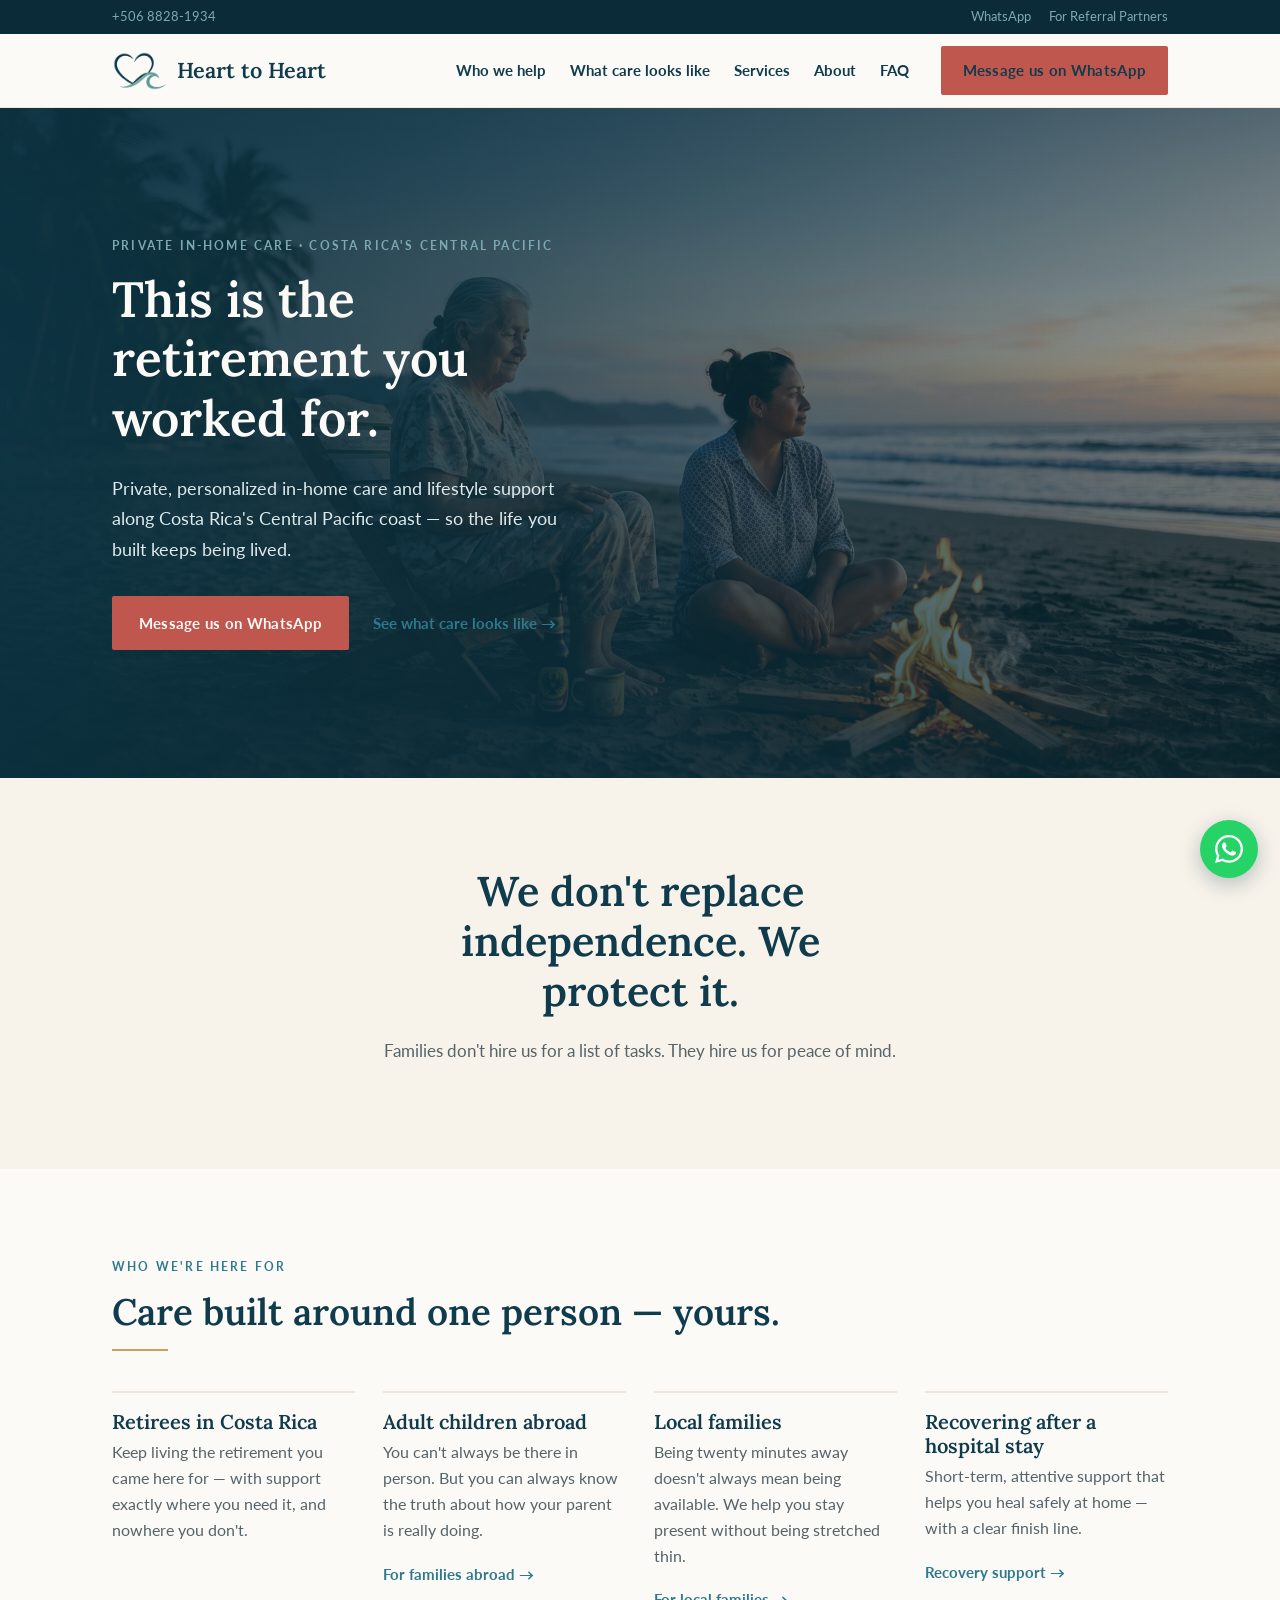
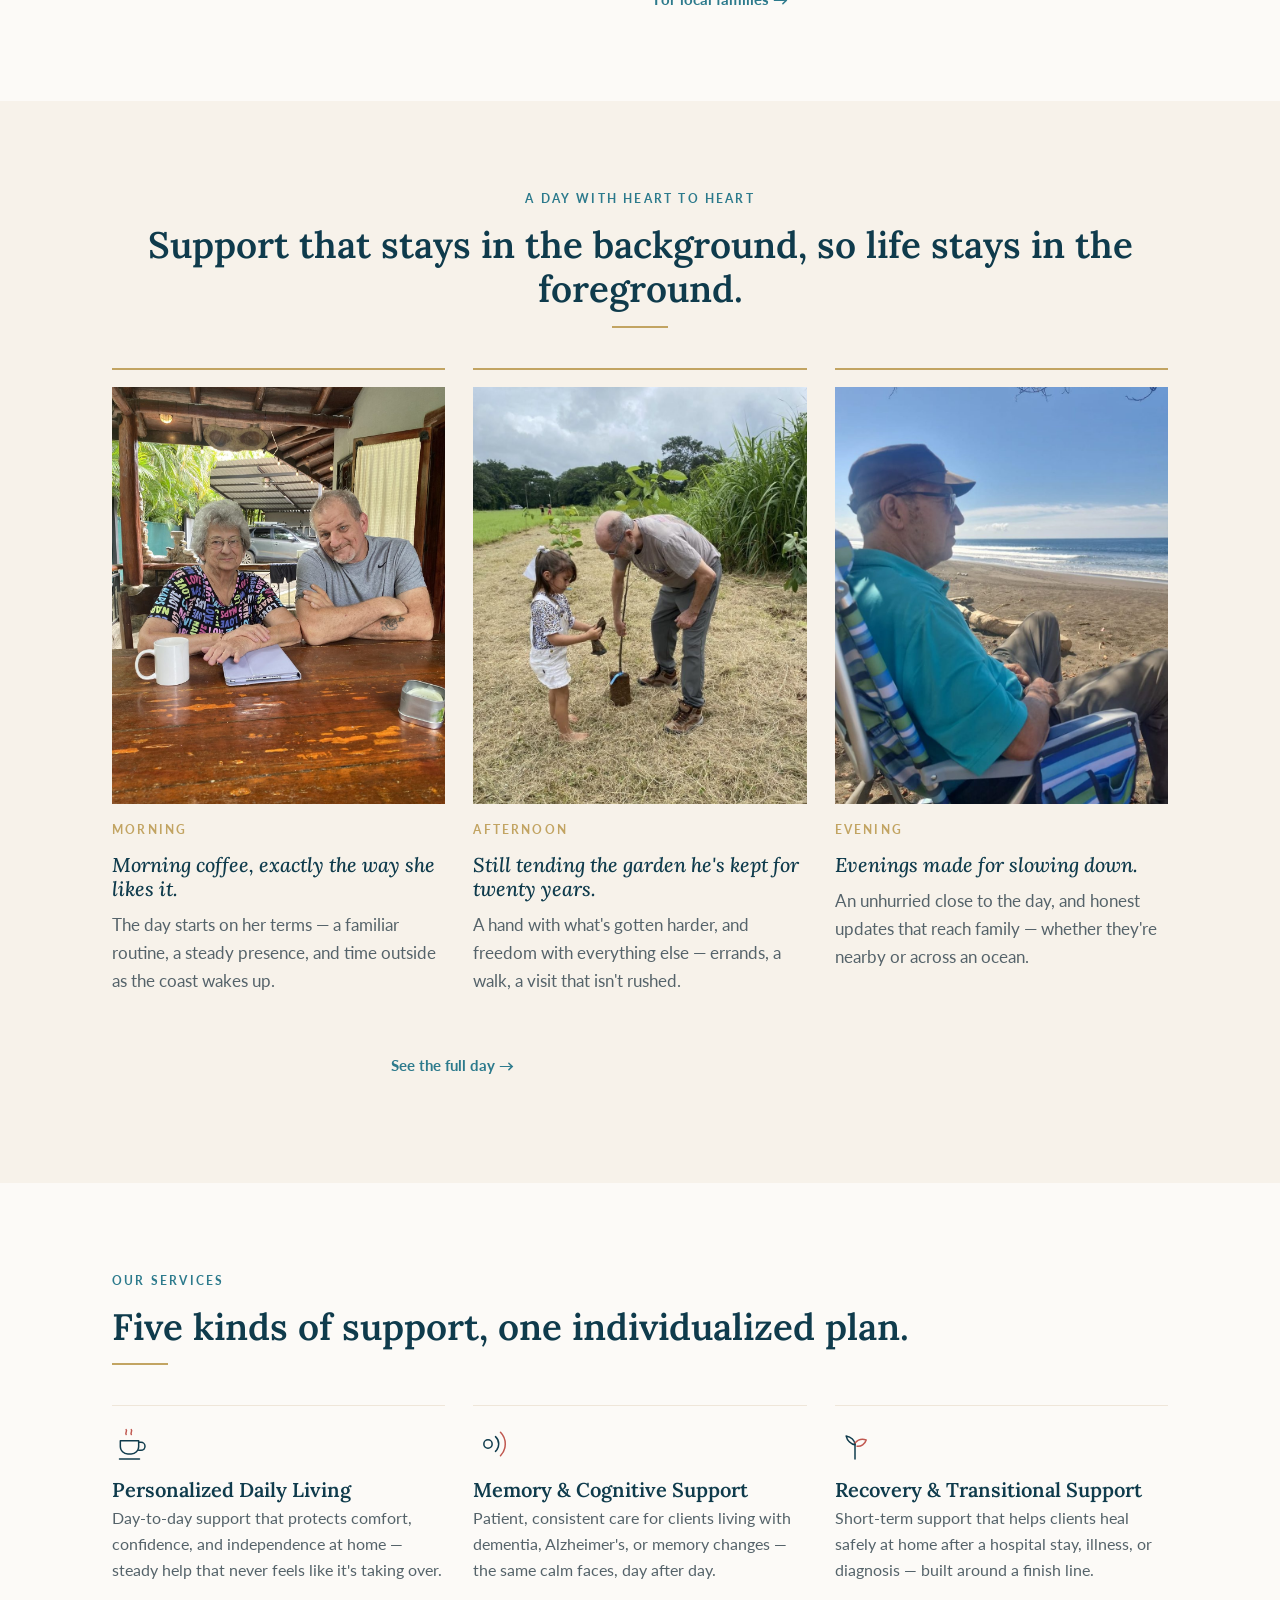
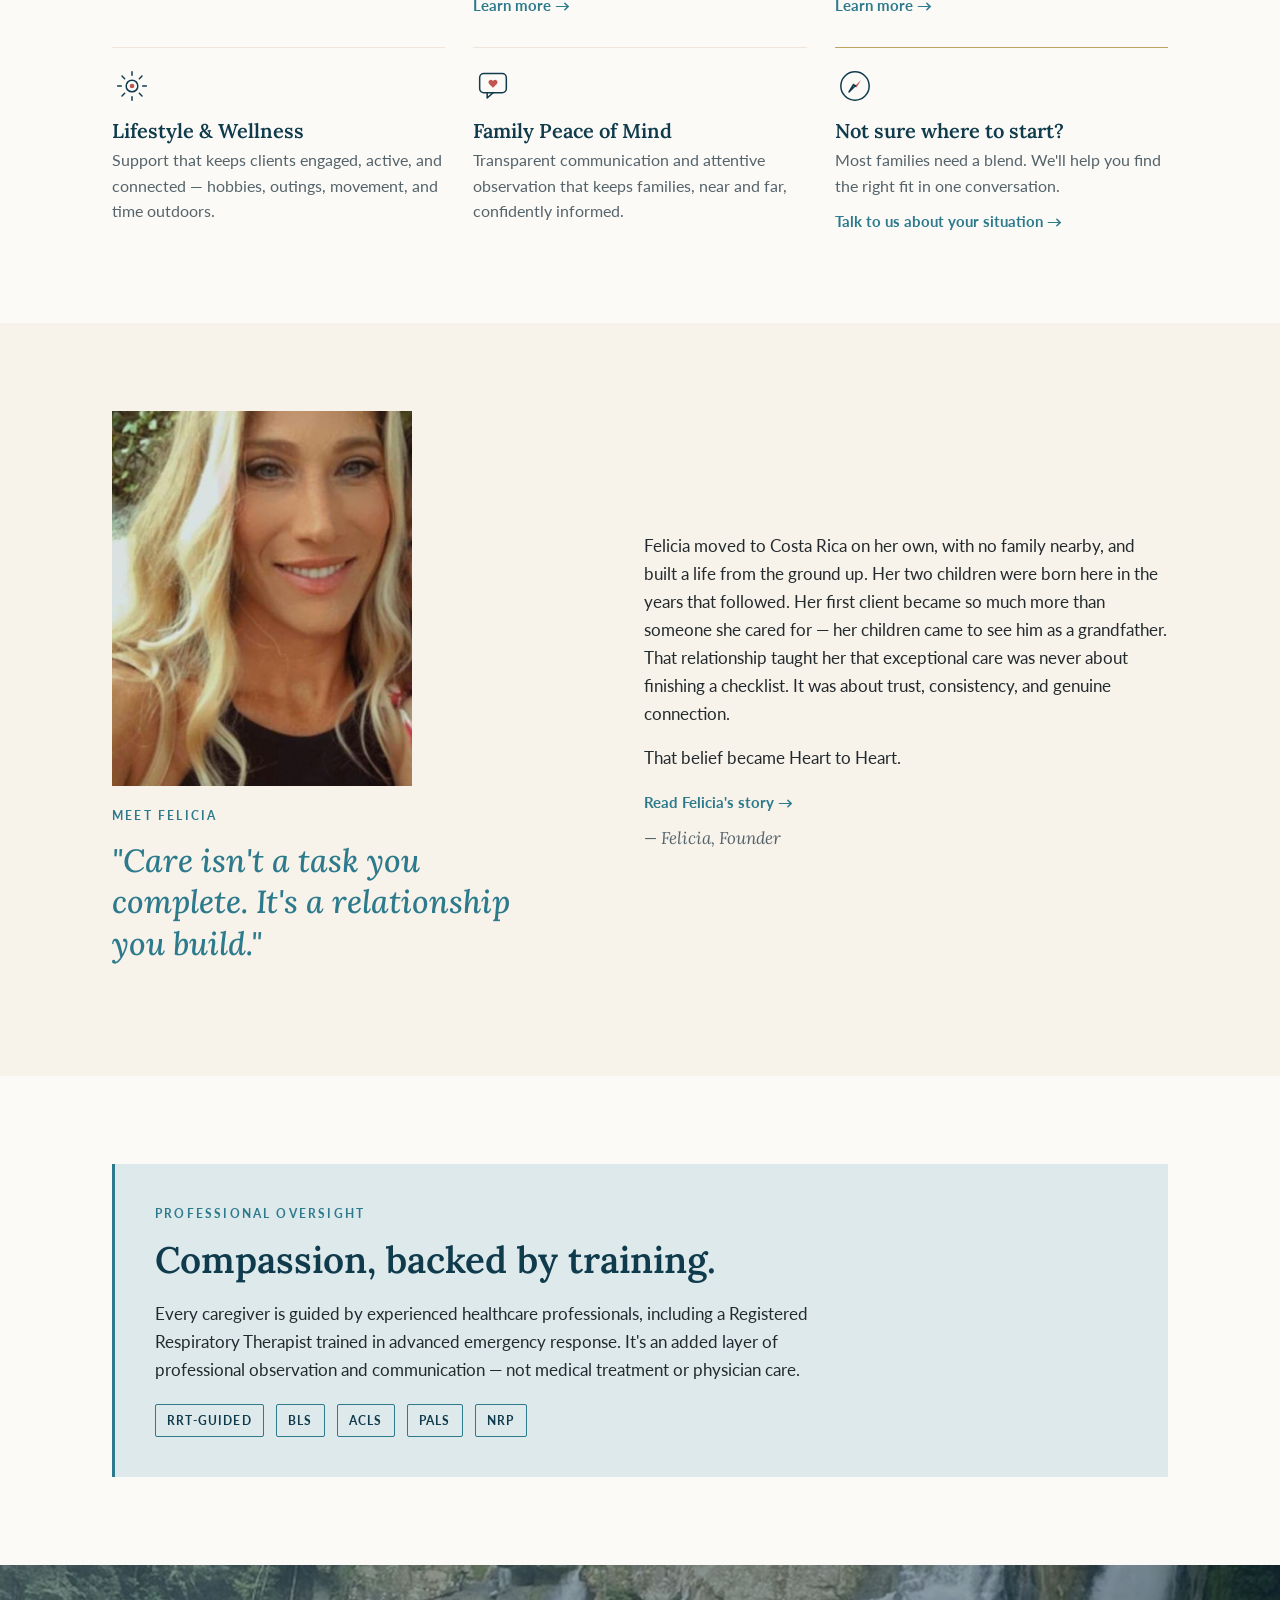
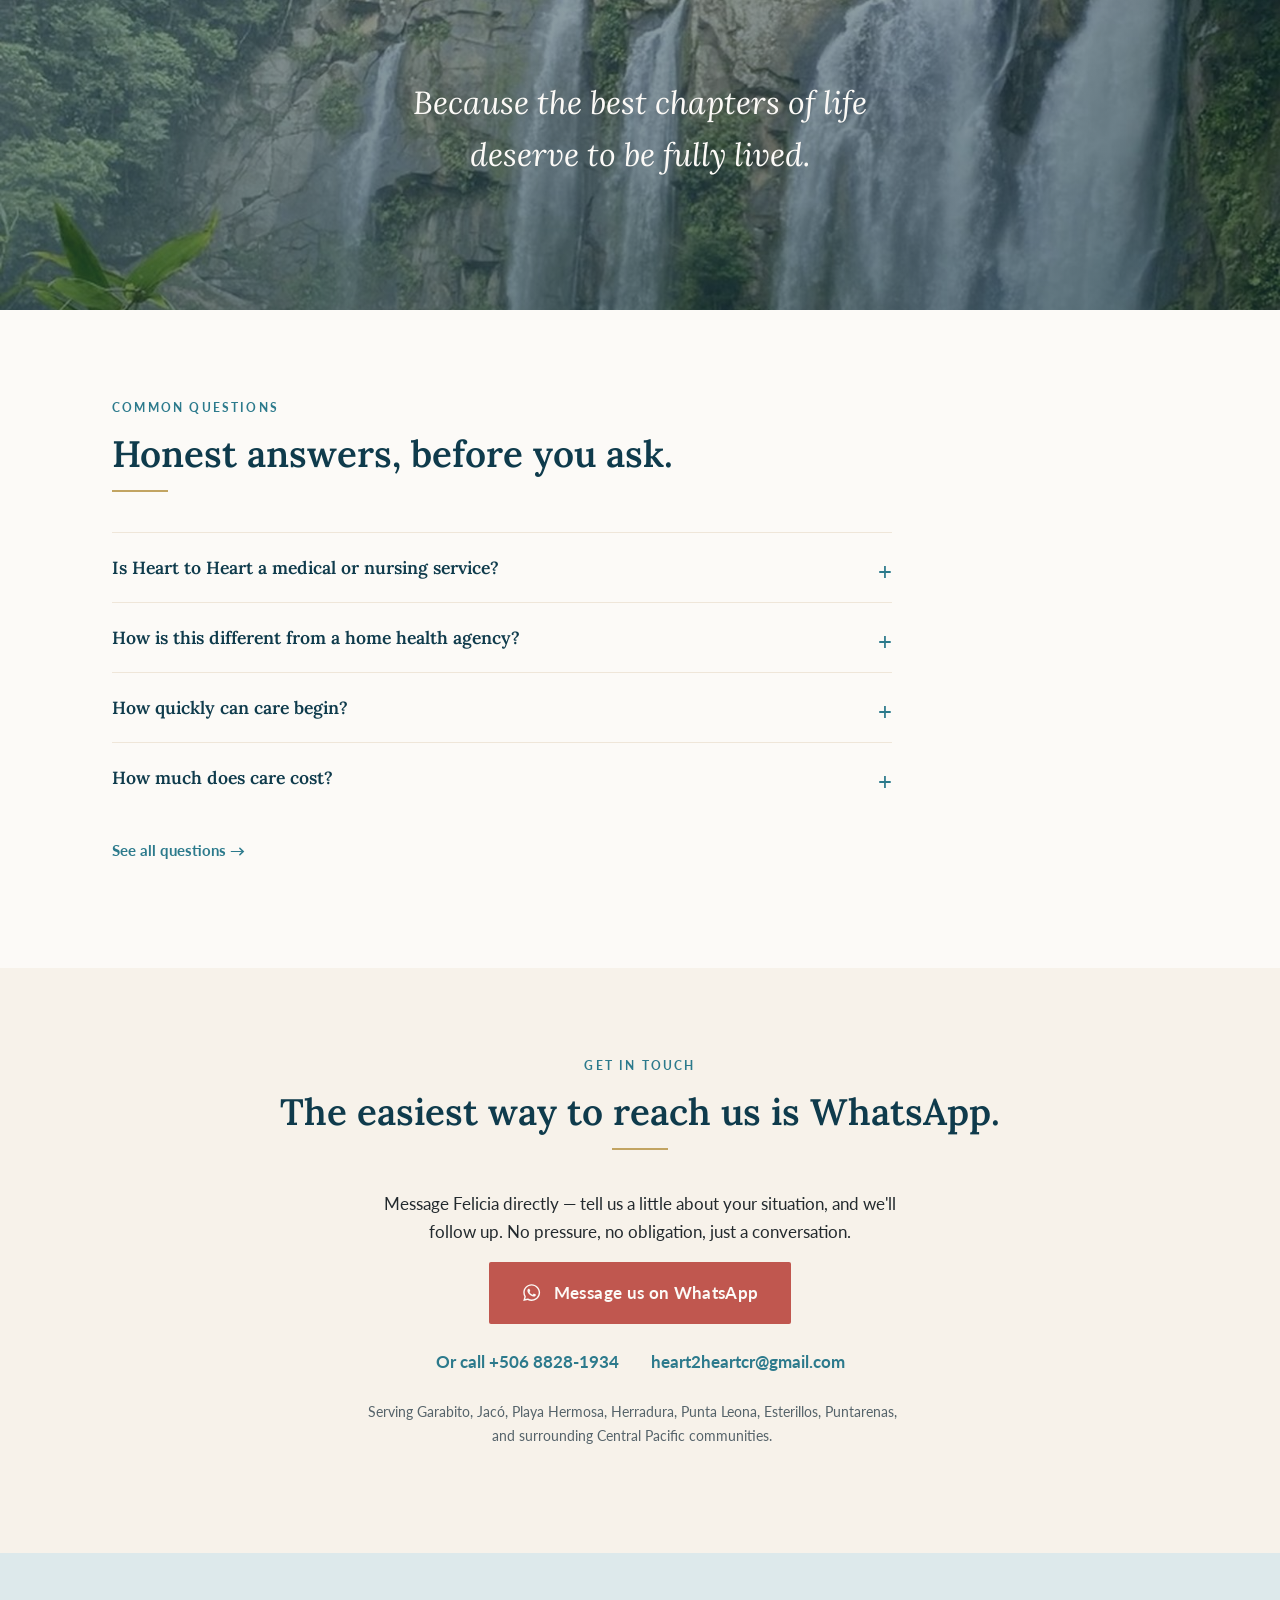
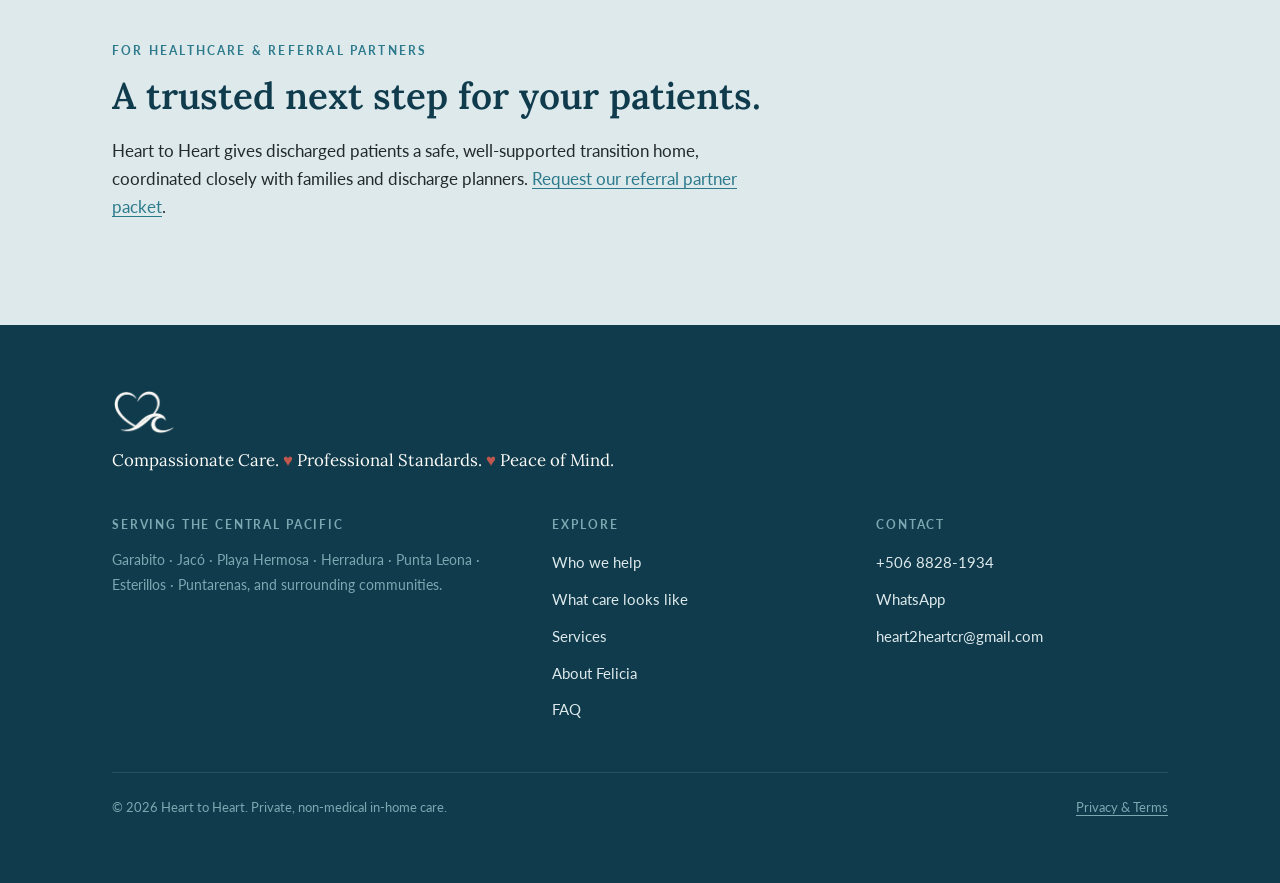
<file: index.html>
<!DOCTYPE html>
<html lang="en">
<head>
  <meta charset="UTF-8">
  <meta name="viewport" content="width=device-width, initial-scale=1">

  <!-- ===== SEO ===== -->
  <title>Heart to Heart — Private In-Home Care | Costa Rica Central Pacific</title>
  <meta name="description" content="Private, non-medical in-home care and lifestyle support along Costa Rica's Central Pacific coast. Personalized plans, guided by professional healthcare oversight. Message us on WhatsApp.">
  <link rel="canonical" href="https://www.heart2heartcr.com/">

  <!-- Social preview -->
  <meta property="og:type" content="website">
  <meta property="og:title" content="Heart to Heart — Private In-Home Care in Costa Rica">
  <meta property="og:description" content="We don't replace independence. We protect it. Private in-home care and lifestyle support on Costa Rica's Central Pacific coast.">
  <meta property="og:url" content="https://www.heart2heartcr.com/">
  <meta property="og:image" content="https://www.heart2heartcr.com/assets/logo-mark.png">

  <link rel="icon" href="assets/logo-mark.png">
  <link rel="apple-touch-icon" href="assets/logo-mark.png">

  <!-- ===== Fonts: Lora (headlines) + Lato (text). Only the weights in use. ===== -->
  <link rel="preconnect" href="https://fonts.googleapis.com">
  <link rel="preconnect" href="https://fonts.gstatic.com" crossorigin>
  <link href="https://fonts.googleapis.com/css2?family=Lato:wght@300;400;700&family=Lora:wght@400;500;600&display=swap" rel="stylesheet">

  <link rel="stylesheet" href="css/styles.css">

  <!-- Local-business info for Google (helps local search) -->
  <script type="application/ld+json">
  {
    "@context": "https://schema.org",
    "@type": "HomeAndConstructionBusiness",
    "additionalType": "https://schema.org/MedicalBusiness",
    "name": "Heart to Heart",
    "description": "Private, non-medical in-home care and lifestyle support for older adults along Costa Rica's Central Pacific coast.",
    "url": "https://www.heart2heartcr.com/",
    "telephone": "+506 8828-1934",
    "email": "heart2heartcr@gmail.com",
    "image": "https://www.heart2heartcr.com/assets/logo-mark.png",
    "areaServed": ["Garabito", "Jacó", "Playa Hermosa", "Herradura", "Punta Leona", "Esterillos", "Puntarenas", "Central Pacific, Costa Rica"],
    "address": { "@type": "PostalAddress", "addressRegion": "Puntarenas", "addressCountry": "CR" }
  }
  </script>
</head>

<body>
  <a class="skip" href="#main">Skip to content</a>

  <!-- ============================ UTILITY BAR ============================ -->
  <div class="utility">
    <div class="container">
      <a class="u-phone" href="tel:+50688281934">+506 8828-1934</a>
      <a href="https://wa.me/50688281934?text=Hi%2C%20I%27d%20like%20some%20information%20about%20Heart%20to%20Heart." target="_blank" rel="noopener">WhatsApp</a>
      <a href="#partners">For Referral Partners</a>
    </div>
  </div>

  <!-- ============================== HEADER =============================== -->
  <header class="site-header">
    <div class="container">
      <a class="brand" href="/">
        <img src="assets/logo-mark.png" alt="Heart to Heart">
        <span class="wordmark">Heart to Heart</span>
      </a>

      <button class="nav-toggle" aria-label="Menu" aria-expanded="false" aria-controls="primary-nav">
        <span></span><span></span><span></span>
      </button>

      <nav class="primary-nav" id="primary-nav" aria-label="Primary">
        <ul>
          <li><a href="index.html#who">Who we help</a></li>
          <li><a href="what-care-looks-like.html">What care looks like</a></li>
          <li><a href="services.html">Services</a></li>
          <li><a href="about.html">About</a></li>
          <li><a href="faq.html">FAQ</a></li>
          <li class="nav-cta"><a class="btn btn--primary" href="https://wa.me/50688281934?text=Hi%2C%20I%27d%20like%20some%20information%20about%20Heart%20to%20Heart." target="_blank" rel="noopener">Message us on WhatsApp</a></li>
        </ul>
      </nav>
    </div>
  </header>

  <main id="main">

    <!-- =============================== HERO ============================== -->
    <!-- EDIT: headline & subtext below. (Runs without a photo by design;
         a real Central-Pacific lifestyle photo can become the background later.) -->
    <section class="hero">
      <div class="container">
        <p class="eyebrow">Private in-home care · Costa Rica's Central Pacific</p>
        <h1>This is the retirement you worked for.</h1>
        <p class="lede">Private, personalized in-home care and lifestyle support along Costa Rica's Central Pacific coast — so the life you built keeps being lived.</p>
        <div class="hero-actions">
          <a class="btn btn--primary" href="https://wa.me/50688281934?text=Hi%2C%20I%27d%20like%20some%20information%20about%20Heart%20to%20Heart." target="_blank" rel="noopener">Message us on WhatsApp</a>
          <a class="arrow-link" href="#day">See what care looks like</a>
        </div>
      </div>
    </section>

    <!-- ======================= PHILOSOPHY STATEMENT ===================== -->
    <section class="band band--sand">
      <div class="container statement">
        <h2>We don't replace independence. We protect it.</h2>
        <p>Families don't hire us for a list of tasks. They hire us for peace of mind.</p>
      </div>
    </section>

    <!-- ========================= WHO WE'RE HERE FOR ===================== -->
    <section class="band band--ivory" id="who">
      <div class="container">
        <div class="band-head">
          <p class="eyebrow">Who we're here for</p>
          <h2>Care built around one person — yours.</h2>
          <hr class="rule">
        </div>

        <div class="grid grid--audiences">
          <!-- EDIT: each card = a title + one sentence -->
          <article class="audience">
            <h3>Retirees in Costa Rica</h3>
            <p>Keep living the retirement you came here for — with support exactly where you need it, and nowhere you don't.</p>
          </article>
          <article class="audience">
            <h3>Adult children abroad</h3>
            <p>You can't always be there in person. But you can always know the truth about how your parent is really doing.</p>
            <a class="arrow-link" href="families-abroad.html">For families abroad</a>
          </article>
          <article class="audience">
            <h3>Local families</h3>
            <p>Being twenty minutes away doesn't always mean being available. We help you stay present without being stretched thin.</p>
            <a class="arrow-link" href="families-local.html">For local families</a>
          </article>
          <article class="audience">
            <h3>Recovering after a hospital stay</h3>
            <p>Short-term, attentive support that helps you heal safely at home — with a clear finish line.</p>
            <a class="arrow-link" href="recovery-support.html">Recovery support</a>
          </article>
        </div>
      </div>
    </section>

    <!-- ====================== A DAY WITH HEART TO HEART ================= -->
    <section class="band band--sand" id="day">
      <div class="container">
        <div class="band-head band-head--center">
          <p class="eyebrow">A day with Heart to Heart</p>
          <h2>Support that stays in the background, so life stays in the foreground.</h2>
          <hr class="rule">
        </div>

        <div class="grid grid--vignettes">
          <article class="vignette">
            <img class="vignette-photo" src="assets/photos/terrace.jpg" alt="Morning coffee at the terrace" width="1125" height="1500">
            <p class="eyebrow">Morning</p>
            <h3>Morning coffee, exactly the way she likes it.</h3>
            <p>The day starts on her terms — a familiar routine, a steady presence, and time outside as the coast wakes up.</p>
          </article>
          <article class="vignette">
            <img class="vignette-photo" src="assets/photos/gardening.jpg" alt="Tending the garden together" width="826" height="1068">
            <p class="eyebrow">Afternoon</p>
            <h3>Still tending the garden he's kept for twenty years.</h3>
            <p>A hand with what's gotten harder, and freedom with everything else — errands, a walk, a visit that isn't rushed.</p>
          </article>
          <article class="vignette">
            <img class="vignette-photo" src="assets/photos/beach-chair.jpg" alt="Watching the day end from the beach" width="843" height="1500">
            <p class="eyebrow">Evening</p>
            <h3>Evenings made for slowing down.</h3>
            <p>An unhurried close to the day, and honest updates that reach family — whether they're nearby or across an ocean.</p>
          </article>
        </div>
        <p style="text-align:center; margin-top:2.5rem;"><a class="arrow-link" href="what-care-looks-like.html">See the full day</a></p>
      </div>
    </section>

    <!-- ============================= SERVICES =========================== -->
    <section class="band band--ivory" id="services">
      <div class="container">
        <div class="band-head">
          <p class="eyebrow">Our services</p>
          <h2>Five kinds of support, one individualized plan.</h2>
          <hr class="rule">
        </div>

        <div class="grid grid--services">
          <article class="service">
            <svg class="service-icon" viewBox="0 0 24 24" fill="none" stroke="currentColor" stroke-width="1.5" stroke-linecap="round" stroke-linejoin="round" aria-hidden="true">
              <path d="M5 10h11v3.5a4.5 4.5 0 0 1-4.5 4.5h-2A4.5 4.5 0 0 1 5 13.5V10Z"/>
              <path d="M16 11h1.4a2.4 2.4 0 0 1 0 4.8H16"/>
              <path d="M4.5 21h12"/>
              <path class="accent" d="M8.5 3.4c.8.9-.8 1.8 0 2.9M11.6 3.4c.8.9-.8 1.8 0 2.9"/>
            </svg>
            <h3>Personalized Daily Living</h3>
            <p>Day-to-day support that protects comfort, confidence, and independence at home — steady help that never feels like it's taking over.</p>
          </article>
          <article class="service">
            <svg class="service-icon" viewBox="0 0 24 24" fill="none" stroke="currentColor" stroke-width="1.5" stroke-linecap="round" stroke-linejoin="round" aria-hidden="true">
              <circle cx="9" cy="12" r="2.5"/>
              <path d="M13.5 7.6a6 6 0 0 1 0 8.8"/>
              <path class="accent" d="M16.5 5a10 10 0 0 1 0 14"/>
            </svg>
            <h3>Memory &amp; Cognitive Support</h3>
            <p>Patient, consistent care for clients living with dementia, Alzheimer's, or memory changes — the same calm faces, day after day.</p>
            <a class="arrow-link" href="memory-support.html">Learn more</a>
          </article>
          <article class="service">
            <svg class="service-icon" viewBox="0 0 24 24" fill="none" stroke="currentColor" stroke-width="1.5" stroke-linecap="round" stroke-linejoin="round" aria-hidden="true">
              <path d="M12 21v-9.5"/>
              <path d="M12 12.5C9.7 12 7.3 10 6.7 7.2 9.6 7.7 12 9.8 12 12.5Z"/>
              <path class="accent" d="M12 11.4c1.7-1.9 4.4-2.6 6.7-1.8-.7 2.5-3.1 4-5.5 3.7"/>
            </svg>
            <h3>Recovery &amp; Transitional Support</h3>
            <p>Short-term support that helps clients heal safely at home after a hospital stay, illness, or diagnosis — built around a finish line.</p>
            <a class="arrow-link" href="recovery-support.html">Learn more</a>
          </article>
          <article class="service">
            <svg class="service-icon" viewBox="0 0 24 24" fill="none" stroke="currentColor" stroke-width="1.5" stroke-linecap="round" stroke-linejoin="round" aria-hidden="true">
              <circle cx="12" cy="12" r="3.5"/>
              <path d="M12 3.4v2.2M12 18.4v2.2M3.4 12h2.2M18.4 12h2.2M6 6l1.6 1.6M16.4 16.4 18 18M18 6l-1.6 1.6M7.6 16.4 6 18"/>
              <circle class="accent-fill" cx="12" cy="12" r="1.4"/>
            </svg>
            <h3>Lifestyle &amp; Wellness</h3>
            <p>Support that keeps clients engaged, active, and connected — hobbies, outings, movement, and time outdoors.</p>
          </article>
          <article class="service">
            <svg class="service-icon" viewBox="0 0 24 24" fill="none" stroke="currentColor" stroke-width="1.5" stroke-linecap="round" stroke-linejoin="round" aria-hidden="true">
              <rect x="4" y="4.5" width="16" height="11.5" rx="2.5"/>
              <path d="M8.5 16v3.2l3.6-3.2"/>
              <path class="accent-fill" d="M12 13 9.7 10.8a1.45 1.45 0 0 1 2.05-2.05l.25.25.25-.25a1.45 1.45 0 0 1 2.05 2.05L12 13Z"/>
            </svg>
            <h3>Family Peace of Mind</h3>
            <p>Transparent communication and attentive observation that keeps families, near and far, confidently informed.</p>
          </article>
          <article class="service" style="border-top-color: var(--gold);">
            <svg class="service-icon" viewBox="0 0 24 24" fill="none" stroke="currentColor" stroke-width="1.5" stroke-linecap="round" stroke-linejoin="round" aria-hidden="true">
              <circle cx="12" cy="12" r="8.5"/>
              <path class="accent-fill" d="M12 12 15.6 8.4 12.9 12.9Z"/>
              <path d="M12 12 8.4 15.6 11.1 11.1Z"/>
              <circle cx="12" cy="12" r="0.7" fill="currentColor" stroke="none"/>
            </svg>
            <h3>Not sure where to start?</h3>
            <p>Most families need a blend. We'll help you find the right fit in one conversation.</p>
            <a class="arrow-link" href="#contact">Talk to us about your situation</a>
          </article>
        </div>
      </div>
    </section>

    <!-- ============================ MEET FELICIA ======================== -->
    <section class="band band--sand" id="felicia">
      <div class="container founder">
        <div>
          <img class="founder-photo" src="assets/photos/felicia.jpg" alt="Felicia, founder of Heart to Heart" width="437" height="546">
          <p class="eyebrow">Meet Felicia</p>
          <p class="pullquote">"Care isn't a task you complete. It's a relationship you build."</p>
        </div>
        <div>
          <!-- EDIT: founder bio -->
          <p>Felicia moved to Costa Rica on her own, with no family nearby, and built a life from the ground up. Her two children were born here in the years that followed. Her first client became so much more than someone she cared for — her children came to see him as a grandfather. That relationship taught her that exceptional care was never about finishing a checklist. It was about trust, consistency, and genuine connection.</p>
          <p>That belief became Heart to Heart.</p>
          <a class="arrow-link" href="meet-felicia.html">Read Felicia's story</a>
          <p class="signature">— Felicia, Founder</p>
        </div>
      </div>
    </section>

    <!-- ======================= PROFESSIONAL OVERSIGHT =================== -->
    <section class="band band--ivory">
      <div class="container">
        <div class="oversight">
          <p class="eyebrow">Professional oversight</p>
          <h2>Compassion, backed by training.</h2>
          <p>Every caregiver is guided by experienced healthcare professionals, including a Registered Respiratory Therapist trained in advanced emergency response. It's an added layer of professional observation and communication — not medical treatment or physician care.</p>
          <ul class="credentials">
            <li>RRT-guided</li>
            <li>BLS</li>
            <li>ACLS</li>
            <li>PALS</li>
            <li>NRP</li>
          </ul>
        </div>
      </div>
    </section>

    <!-- ========================= COSTA RICA INTERLUDE =================== -->
    <section class="band photo-band interlude" style="background-image:url('assets/photos/waterfall.jpg');">
      <div class="container">
        <p>Because the best chapters of life deserve to be fully lived.</p>
      </div>
    </section>

    <!-- =============================== FAQ ============================== -->
    <section class="band band--ivory" id="faq">
      <div class="container">
        <div class="band-head">
          <p class="eyebrow">Common questions</p>
          <h2>Honest answers, before you ask.</h2>
          <hr class="rule">
        </div>

        <div class="faq">
          <details>
            <summary>Is Heart to Heart a medical or nursing service?</summary>
            <p>No. We're a private in-home care and lifestyle support company. We don't provide medical treatment, and we don't replace a physician or home health agency. What we offer is compassionate, professionally guided support that helps clients live safely and independently at home — with a level of observation and communication most private care companies don't provide.</p>
          </details>
          <details>
            <summary>How is this different from a home health agency?</summary>
            <p>Home health agencies are typically focused on medical, task-based care delivered by clinical staff. Heart to Heart focuses on the whole person — building relationships and individualized plans around daily living, companionship, and peace of mind, guided by professional healthcare oversight rather than functioning as a medical provider.</p>
          </details>
          <details>
            <summary>How quickly can care begin?</summary>
            <p>Timelines depend on your family's needs and the type of support required. In many cases, we can schedule a complimentary in-home assessment within days and begin building a care plan shortly after.</p>
          </details>
          <details>
            <summary>How much does care cost?</summary>
            <p>Cost depends on the level of care a client needs. Because every care plan is built around a specific person rather than a fixed package, we walk through exact pricing during your complimentary in-home assessment — so there are no surprises.</p>
          </details>
        </div>
        <p style="margin-top:1.5rem;"><a class="arrow-link" href="faq.html">See all questions</a></p>
      </div>
    </section>

    <!-- ========================= CONTACT / FINAL CTA ==================== -->
    <section class="band band--sand" id="contact">
      <div class="container">
        <div class="band-head band-head--center">
          <p class="eyebrow">Get in touch</p>
          <h2>The easiest way to reach us is WhatsApp.</h2>
          <hr class="rule">
        </div>

        <div class="contact-methods">
          <p>Message Felicia directly — tell us a little about your situation, and we'll follow up. No pressure, no obligation, just a conversation.</p>
          <a class="btn btn--primary btn--lg" href="https://wa.me/50688281934?text=Hi%2C%20I%27d%20like%20some%20information%20about%20Heart%20to%20Heart." target="_blank" rel="noopener">
            <svg class="wa-glyph" viewBox="0 0 448 512" aria-hidden="true"><path d="M380.9 97.1C339 55.1 283.2 32 223.9 32c-122.4 0-222 99.6-222 222 0 39.1 10.2 77.3 29.6 111L0 480l117.7-30.9c32.4 17.7 68.9 27 106.1 27h.1c122.3 0 224.1-99.6 224.1-222 0-59.3-25.2-115-67.1-157zM223.9 438.7c-33.2 0-65.7-8.9-94-25.7l-6.7-4-69.8 18.3L72 359.2l-4.4-7c-18.5-29.4-28.2-63.3-28.2-98.2 0-101.7 82.8-184.5 184.6-184.5 49.3 0 95.6 19.2 130.4 54.1 34.8 34.9 56.2 81.2 56.1 130.5 0 101.8-84.9 184.6-186.6 184.6zm101.2-138.2c-5.5-2.8-32.8-16.2-37.9-18-5.1-1.9-8.8-2.8-12.5 2.8-3.7 5.6-14.3 18-17.6 21.8-3.2 3.7-6.5 4.2-12 1.4-32.6-16.3-54-29.1-75.5-66-5.7-9.8 5.7-9.1 16.3-30.3 1.8-3.7.9-6.9-.5-9.7-1.4-2.8-12.5-30.1-17.1-41.2-4.5-10.8-9.1-9.3-12.5-9.5-3.2-.2-6.9-.2-10.6-.2-3.7 0-9.7 1.4-14.8 6.9-5.1 5.6-19.4 19-19.4 46.3 0 27.3 19.9 53.7 22.6 57.4 2.8 3.7 39.1 59.7 94.8 83.8 35.2 15.2 49 16.5 66.6 13.9 10.7-1.6 32.8-13.4 37.4-26.4 4.6-13 4.6-24.1 3.2-26.4-1.3-2.5-5-3.9-10.5-6.6z"/></svg>
            Message us on WhatsApp
          </a>
          <div class="contact-alt">
            <a href="tel:+50688281934">Or call +506 8828-1934</a>
            <a href="mailto:heart2heartcr@gmail.com">heart2heartcr@gmail.com</a>
          </div>
          <p class="service-area">Serving Garabito, Jacó, Playa Hermosa, Herradura, Punta Leona, Esterillos, Puntarenas, and surrounding Central Pacific communities.</p>
        </div>
      </div>
    </section>

    <!-- Referral partners anchor (dedicated page comes later) -->
    <section class="band band--seafoam" id="partners">
      <div class="container">
        <p class="eyebrow">For healthcare &amp; referral partners</p>
        <h2>A trusted next step for your patients.</h2>
        <p>Heart to Heart gives discharged patients a safe, well-supported transition home, coordinated closely with families and discharge planners. <a href="referral-partners.html">Request our referral partner packet</a>.</p>
      </div>
    </section>

  </main>

  <!-- ============================== FOOTER ============================= -->
  <footer class="site-footer">
    <div class="container">
      <div class="footer-brand">
        <img src="assets/logo-mark-reverse.png" alt="Heart to Heart">
        <!-- Brand line: three sentences, coral heartmark between, never a run-on -->
        <p class="brand-line">Compassionate Care. <span class="heartmark">&#9829;</span> Professional Standards. <span class="heartmark">&#9829;</span> Peace of Mind.</p>
      </div>

      <div class="footer-cols">
        <div>
          <h4>Serving the Central Pacific</h4>
          <p class="service-area">Garabito · Jacó · Playa Hermosa · Herradura · Punta Leona · Esterillos · Puntarenas, and surrounding communities.</p>
        </div>
        <div>
          <h4>Explore</h4>
          <ul>
            <li><a href="index.html#who">Who we help</a></li>
            <li><a href="what-care-looks-like.html">What care looks like</a></li>
            <li><a href="services.html">Services</a></li>
            <li><a href="meet-felicia.html">About Felicia</a></li>
            <li><a href="faq.html">FAQ</a></li>
          </ul>
        </div>
        <div>
          <h4>Contact</h4>
          <ul>
            <li><a href="tel:+50688281934">+506 8828-1934</a></li>
            <li><a href="https://wa.me/50688281934?text=Hi%2C%20I%27d%20like%20some%20information%20about%20Heart%20to%20Heart." target="_blank" rel="noopener">WhatsApp</a></li>
            <li><a href="mailto:heart2heartcr@gmail.com">heart2heartcr@gmail.com</a></li>
          </ul>
        </div>
      </div>

      <div class="footer-bottom">
        <span>&copy; <span id="year">2026</span> Heart to Heart. Private, non-medical in-home care.</span>
        <a href="privacy.html">Privacy &amp; Terms</a>
      </div>
    </div>
  </footer>

  <!-- Floating WhatsApp bubble (desktop; mobile uses the sticky bar) -->
  <a class="wa-bubble" href="https://wa.me/50688281934?text=Hi%2C%20I%27d%20like%20some%20information%20about%20Heart%20to%20Heart." target="_blank" rel="noopener" aria-label="Chat with us on WhatsApp">
    <svg viewBox="0 0 448 512" aria-hidden="true"><path d="M380.9 97.1C339 55.1 283.2 32 223.9 32c-122.4 0-222 99.6-222 222 0 39.1 10.2 77.3 29.6 111L0 480l117.7-30.9c32.4 17.7 68.9 27 106.1 27h.1c122.3 0 224.1-99.6 224.1-222 0-59.3-25.2-115-67.1-157zM223.9 438.7c-33.2 0-65.7-8.9-94-25.7l-6.7-4-69.8 18.3L72 359.2l-4.4-7c-18.5-29.4-28.2-63.3-28.2-98.2 0-101.7 82.8-184.5 184.6-184.5 49.3 0 95.6 19.2 130.4 54.1 34.8 34.9 56.2 81.2 56.1 130.5 0 101.8-84.9 184.6-186.6 184.6zm101.2-138.2c-5.5-2.8-32.8-16.2-37.9-18-5.1-1.9-8.8-2.8-12.5 2.8-3.7 5.6-14.3 18-17.6 21.8-3.2 3.7-6.5 4.2-12 1.4-32.6-16.3-54-29.1-75.5-66-5.7-9.8 5.7-9.1 16.3-30.3 1.8-3.7.9-6.9-.5-9.7-1.4-2.8-12.5-30.1-17.1-41.2-4.5-10.8-9.1-9.3-12.5-9.5-3.2-.2-6.9-.2-10.6-.2-3.7 0-9.7 1.4-14.8 6.9-5.1 5.6-19.4 19-19.4 46.3 0 27.3 19.9 53.7 22.6 57.4 2.8 3.7 39.1 59.7 94.8 83.8 35.2 15.2 49 16.5 66.6 13.9 10.7-1.6 32.8-13.4 37.4-26.4 4.6-13 4.6-24.1 3.2-26.4-1.3-2.5-5-3.9-10.5-6.6z"/></svg>
  </a>

  <!-- Sticky mobile action bar (hidden on desktop via CSS) -->
  <nav class="mobile-bar" aria-label="Quick actions">
    <a href="tel:+50688281934">Call</a>
    <a href="mailto:heart2heartcr@gmail.com">Email</a>
    <a class="schedule" href="https://wa.me/50688281934?text=Hi%2C%20I%27d%20like%20some%20information%20about%20Heart%20to%20Heart." target="_blank" rel="noopener">WhatsApp</a>
  </nav>

  <!-- Minimal JS: mobile nav toggle + current year. That's all. -->
  <script>
    (function () {
      var toggle = document.querySelector('.nav-toggle');
      var nav = document.getElementById('primary-nav');
      if (toggle && nav) {
        toggle.addEventListener('click', function () {
          var open = nav.classList.toggle('open');
          toggle.setAttribute('aria-expanded', open ? 'true' : 'false');
        });
        // Close the menu after tapping a link (mobile)
        nav.addEventListener('click', function (e) {
          if (e.target.tagName === 'A') { nav.classList.remove('open'); toggle.setAttribute('aria-expanded', 'false'); }
        });
      }
      var y = document.getElementById('year');
      if (y) y.textContent = new Date().getFullYear();
    })();
  </script>
</body>
</html>
</file>
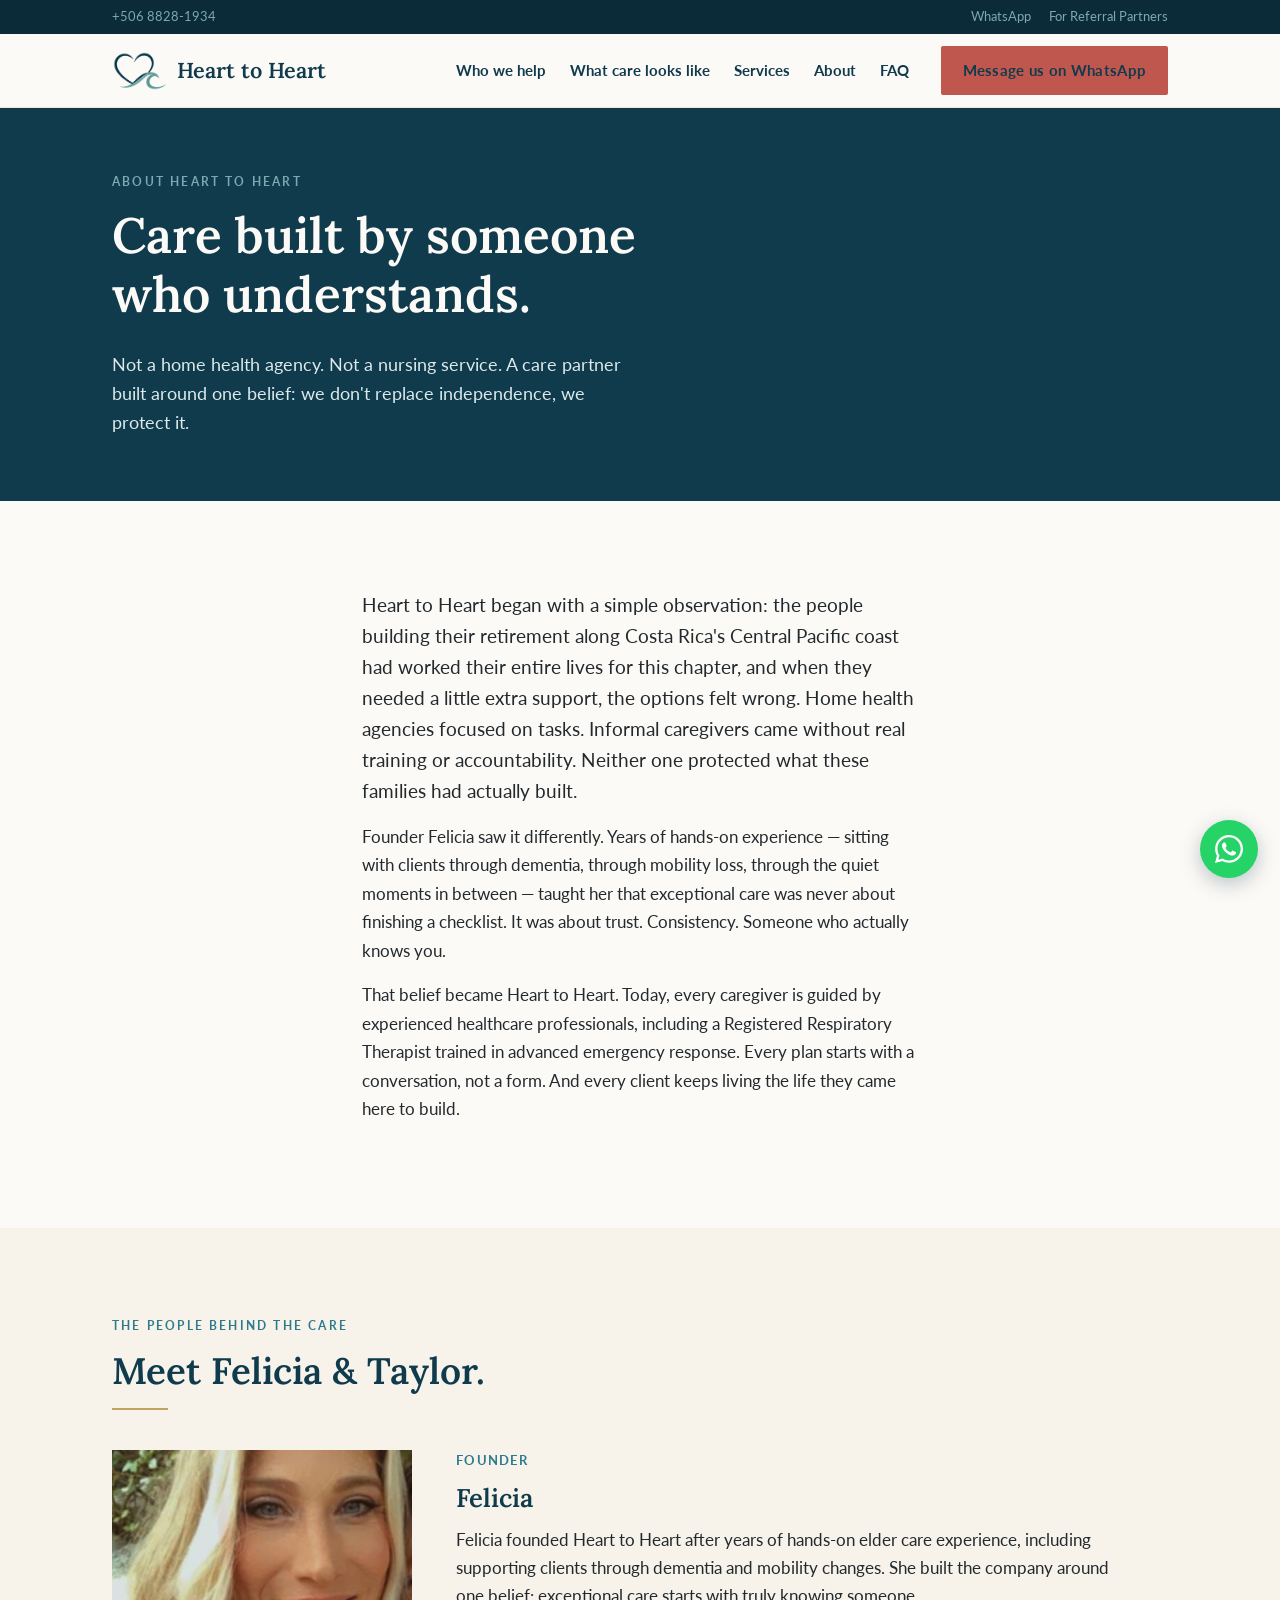
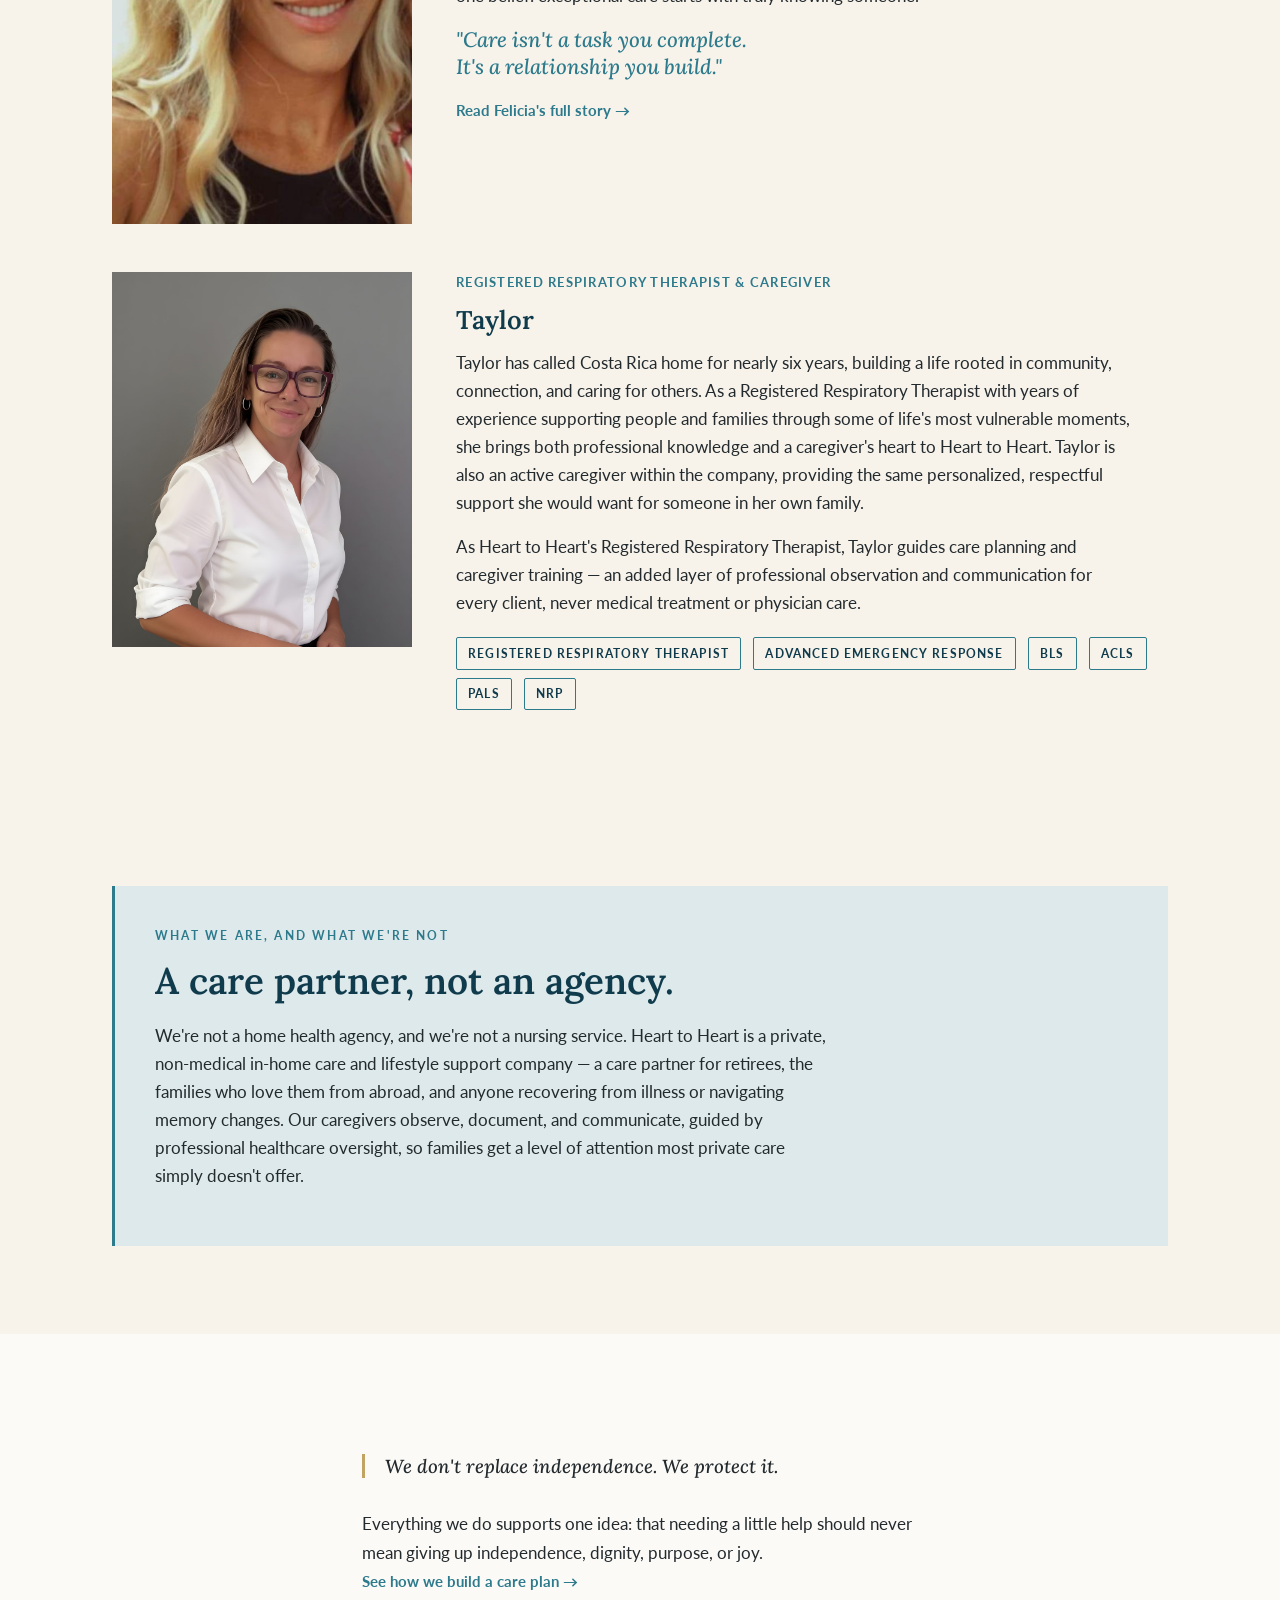
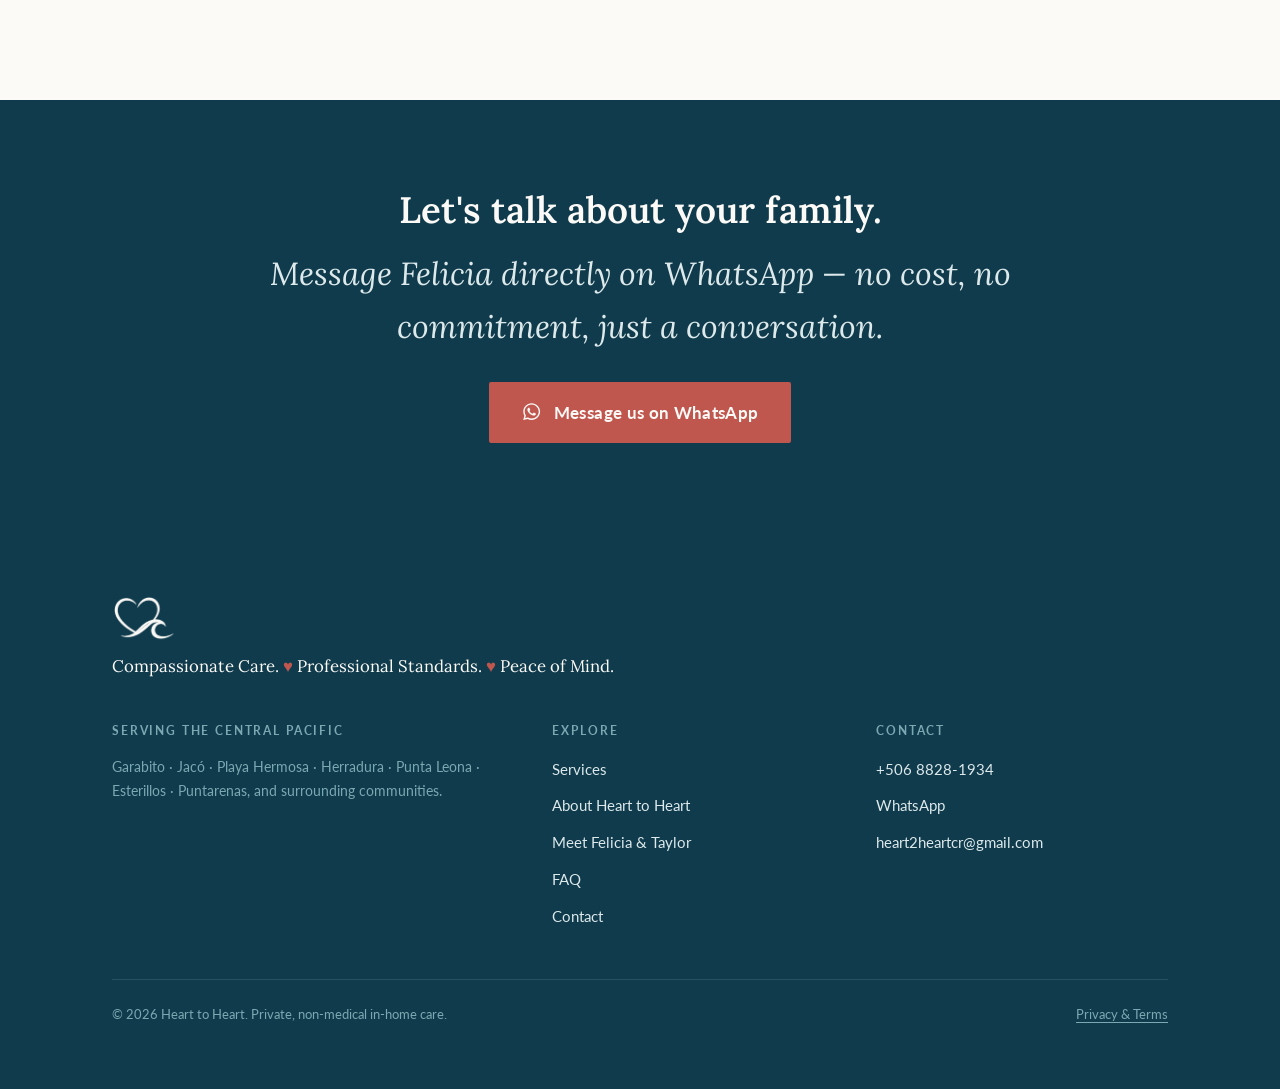
<file: about.html>
<!DOCTYPE html>
<html lang="en">
<head>
  <meta charset="UTF-8">
  <meta name="viewport" content="width=device-width, initial-scale=1">
  <title>About Heart to Heart | Private In-Home Care in Costa Rica</title>
  <meta name="description" content="Heart to Heart is a private, non-medical in-home care and lifestyle support company on Costa Rica's Central Pacific coast — a care partner, not an agency.">
  <link rel="canonical" href="https://www.heart2heartcr.com/about.html">
  <meta property="og:type" content="website">
  <meta property="og:title" content="Care built by someone who understands. — Heart to Heart">
  <meta property="og:description" content="Heart to Heart is a private, non-medical in-home care and lifestyle support company on Costa Rica's Central Pacific coast — a care partner, not an agency.">
  <meta property="og:url" content="https://www.heart2heartcr.com/about.html">
  <meta property="og:image" content="https://www.heart2heartcr.com/assets/logo-mark.png">
  <link rel="icon" href="assets/logo-mark.png">
  <link rel="apple-touch-icon" href="assets/logo-mark.png">
  <link rel="preconnect" href="https://fonts.googleapis.com">
  <link rel="preconnect" href="https://fonts.gstatic.com" crossorigin>
  <link href="https://fonts.googleapis.com/css2?family=Lato:wght@300;400;700&family=Lora:wght@400;500;600&display=swap" rel="stylesheet">
  <link rel="stylesheet" href="css/styles.css">
</head>
<body>
  <a class="skip" href="#main">Skip to content</a>

  <div class="utility">
    <div class="container">
      <a class="u-phone" href="tel:+50688281934">+506 8828-1934</a>
      <a href="https://wa.me/50688281934?text=Hi%2C%20I%27d%20like%20some%20information%20about%20Heart%20to%20Heart." target="_blank" rel="noopener">WhatsApp</a>
      <a href="index.html#partners">For Referral Partners</a>
    </div>
  </div>

  <header class="site-header">
    <div class="container">
      <a class="brand" href="index.html">
        <img src="assets/logo-mark.png" alt="Heart to Heart">
        <span class="wordmark">Heart to Heart</span>
      </a>
      <button class="nav-toggle" aria-label="Menu" aria-expanded="false" aria-controls="primary-nav">
        <span></span><span></span><span></span>
      </button>
      <nav class="primary-nav" id="primary-nav" aria-label="Primary">
        <ul>
          <li><a href="index.html#who">Who we help</a></li>
          <li><a href="what-care-looks-like.html">What care looks like</a></li>
          <li><a href="services.html">Services</a></li>
          <li><a href="about.html" aria-current="page">About</a></li>
          <li><a href="faq.html">FAQ</a></li>
          <li class="nav-cta"><a class="btn btn--primary" href="https://wa.me/50688281934?text=Hi%2C%20I%27d%20like%20some%20information%20about%20Heart%20to%20Heart." target="_blank" rel="noopener">Message us on WhatsApp</a></li>
        </ul>
      </nav>
    </div>
  </header>

  <main id="main">

    <section class="band band--harbor page-hero">
      <div class="container">
        <p class="eyebrow">About Heart to Heart</p>
        <h1>Care built by someone who understands.</h1>
        <p class="lede">Not a home health agency. Not a nursing service. A care partner built around one belief: we don't replace independence, we protect it.</p>
      </div>
    </section>

    <section class="band band--ivory">
      <div class="container prose">
        <p>Heart to Heart began with a simple observation: the people building their retirement along Costa Rica's Central Pacific coast had worked their entire lives for this chapter, and when they needed a little extra support, the options felt wrong. Home health agencies focused on tasks. Informal caregivers came without real training or accountability. Neither one protected what these families had actually built.</p>
        <p>Founder Felicia saw it differently. Years of hands-on experience — sitting with clients through dementia, through mobility loss, through the quiet moments in between — taught her that exceptional care was never about finishing a checklist. It was about trust. Consistency. Someone who actually knows you.</p>
        <p>That belief became Heart to Heart. Today, every caregiver is guided by experienced healthcare professionals, including a Registered Respiratory Therapist trained in advanced emergency response. Every plan starts with a conversation, not a form. And every client keeps living the life they came here to build.</p>
      </div>
    </section>

    <!-- MEET THE TEAM -->
    <section class="band band--sand" id="team">
      <div class="container">
        <div class="band-head">
          <p class="eyebrow">The people behind the care</p>
          <h2>Meet Felicia &amp; Taylor.</h2>
          <hr class="rule">
        </div>

        <div class="profile" style="margin-bottom:3rem;">
          <img src="assets/photos/felicia.jpg" alt="Felicia, founder of Heart to Heart" width="437" height="546">
          <div>
            <p class="role">Founder</p>
            <h3 style="font-size:1.6rem;">Felicia</h3>
            <p>Felicia founded Heart to Heart after years of hands-on elder care experience, including supporting clients through dementia and mobility changes. She built the company around one belief: exceptional care starts with truly knowing someone.</p>
            <p class="pullquote" style="font-size:1.3rem; margin:1rem 0;">"Care isn't a task you complete. It's a relationship you build."</p>
            <a class="arrow-link" href="meet-felicia.html">Read Felicia's full story</a>
          </div>
        </div>

        <div class="profile">
          <img src="assets/photos/taylor.jpg" alt="Taylor, Registered Respiratory Therapist and caregiver at Heart to Heart" width="1000" height="1250">
          <div>
            <p class="role">Registered Respiratory Therapist &amp; Caregiver</p>
            <h3 style="font-size:1.6rem;">Taylor</h3>
            <p>Taylor has called Costa Rica home for nearly six years, building a life rooted in community, connection, and caring for others. As a Registered Respiratory Therapist with years of experience supporting people and families through some of life's most vulnerable moments, she brings both professional knowledge and a caregiver's heart to Heart to Heart. Taylor is also an active caregiver within the company, providing the same personalized, respectful support she would want for someone in her own family.</p>
            <p>As Heart to Heart's Registered Respiratory Therapist, Taylor guides care planning and caregiver training — an added layer of professional observation and communication for every client, never medical treatment or physician care.</p>
            <ul class="credentials">
              <li>Registered Respiratory Therapist</li>
              <li>Advanced emergency response</li>
              <li>BLS</li><li>ACLS</li><li>PALS</li><li>NRP</li>
            </ul>
          </div>
        </div>
      </div>
    </section>

    <section class="band band--sand">
      <div class="container">
        <div class="oversight">
          <p class="eyebrow">What we are, and what we're not</p>
          <h2>A care partner, not an agency.</h2>
          <p>We're not a home health agency, and we're not a nursing service. Heart to Heart is a private, non-medical in-home care and lifestyle support company — a care partner for retirees, the families who love them from abroad, and anyone recovering from illness or navigating memory changes. Our caregivers observe, document, and communicate, guided by professional healthcare oversight, so families get a level of attention most private care simply doesn't offer.</p>
        </div>
      </div>
    </section>

    <section class="band band--ivory">
      <div class="container prose">
        <p class="pullquote">We don't replace independence. We protect it.</p>
        <p>Everything we do supports one idea: that needing a little help should never mean giving up independence, dignity, purpose, or joy. <a class="arrow-link" href="care-philosophy.html">See how we build a care plan</a></p>
      </div>
    </section>

    <section class="band band--harbor interlude">
      <div class="container" style="text-align:center;">
        <h2 style="margin-bottom:1rem;">Let's talk about your family.</h2>
        <p style="color:var(--seafoam); max-width:48ch; margin:0 auto 1.75rem;">Message Felicia directly on WhatsApp — no cost, no commitment, just a conversation.</p>
        <a class="btn btn--primary btn--lg" href="https://wa.me/50688281934?text=Hi%2C%20I%27d%20like%20some%20information%20about%20Heart%20to%20Heart." target="_blank" rel="noopener">
            <svg class="wa-glyph" viewBox="0 0 448 512" aria-hidden="true"><path d="M380.9 97.1C339 55.1 283.2 32 223.9 32c-122.4 0-222 99.6-222 222 0 39.1 10.2 77.3 29.6 111L0 480l117.7-30.9c32.4 17.7 68.9 27 106.1 27h.1c122.3 0 224.1-99.6 224.1-222 0-59.3-25.2-115-67.1-157zM223.9 438.7c-33.2 0-65.7-8.9-94-25.7l-6.7-4-69.8 18.3L72 359.2l-4.4-7c-18.5-29.4-28.2-63.3-28.2-98.2 0-101.7 82.8-184.5 184.6-184.5 49.3 0 95.6 19.2 130.4 54.1 34.8 34.9 56.2 81.2 56.1 130.5 0 101.8-84.9 184.6-186.6 184.6zm101.2-138.2c-5.5-2.8-32.8-16.2-37.9-18-5.1-1.9-8.8-2.8-12.5 2.8-3.7 5.6-14.3 18-17.6 21.8-3.2 3.7-6.5 4.2-12 1.4-32.6-16.3-54-29.1-75.5-66-5.7-9.8 5.7-9.1 16.3-30.3 1.8-3.7.9-6.9-.5-9.7-1.4-2.8-12.5-30.1-17.1-41.2-4.5-10.8-9.1-9.3-12.5-9.5-3.2-.2-6.9-.2-10.6-.2-3.7 0-9.7 1.4-14.8 6.9-5.1 5.6-19.4 19-19.4 46.3 0 27.3 19.9 53.7 22.6 57.4 2.8 3.7 39.1 59.7 94.8 83.8 35.2 15.2 49 16.5 66.6 13.9 10.7-1.6 32.8-13.4 37.4-26.4 4.6-13 4.6-24.1 3.2-26.4-1.3-2.5-5-3.9-10.5-6.6z"/></svg>
            Message us on WhatsApp
          </a>
      </div>
    </section>

  </main>

  <footer class="site-footer">
    <div class="container">
      <div class="footer-brand">
        <img src="assets/logo-mark-reverse.png" alt="Heart to Heart">
        <p class="brand-line">Compassionate Care. <span class="heartmark">&#9829;</span> Professional Standards. <span class="heartmark">&#9829;</span> Peace of Mind.</p>
      </div>
      <div class="footer-cols">
        <div>
          <h4>Serving the Central Pacific</h4>
          <p class="service-area">Garabito &middot; Jac&oacute; &middot; Playa Hermosa &middot; Herradura &middot; Punta Leona &middot; Esterillos &middot; Puntarenas, and surrounding communities.</p>
        </div>
        <div>
          <h4>Explore</h4>
          <ul>
            <li><a href="services.html">Services</a></li>
            <li><a href="about.html">About Heart to Heart</a></li>
            <li><a href="meet-felicia.html">Meet Felicia &amp; Taylor</a></li>
            <li><a href="faq.html">FAQ</a></li>
            <li><a href="contact.html">Contact</a></li>
          </ul>
        </div>
        <div>
          <h4>Contact</h4>
          <ul>
            <li><a href="tel:+50688281934">+506 8828-1934</a></li>
            <li><a href="https://wa.me/50688281934?text=Hi%2C%20I%27d%20like%20some%20information%20about%20Heart%20to%20Heart." target="_blank" rel="noopener">WhatsApp</a></li>
            <li><a href="mailto:heart2heartcr@gmail.com">heart2heartcr@gmail.com</a></li>
          </ul>
        </div>
      </div>
      <div class="footer-bottom">
        <span>&copy; <span id="year">2026</span> Heart to Heart. Private, non-medical in-home care.</span>
        <a href="privacy.html">Privacy &amp; Terms</a>
      </div>
    </div>
  </footer>

  <a class="wa-bubble" href="https://wa.me/50688281934?text=Hi%2C%20I%27d%20like%20some%20information%20about%20Heart%20to%20Heart." target="_blank" rel="noopener" aria-label="Chat with us on WhatsApp">
    <svg  viewBox="0 0 448 512" aria-hidden="true"><path d="M380.9 97.1C339 55.1 283.2 32 223.9 32c-122.4 0-222 99.6-222 222 0 39.1 10.2 77.3 29.6 111L0 480l117.7-30.9c32.4 17.7 68.9 27 106.1 27h.1c122.3 0 224.1-99.6 224.1-222 0-59.3-25.2-115-67.1-157zM223.9 438.7c-33.2 0-65.7-8.9-94-25.7l-6.7-4-69.8 18.3L72 359.2l-4.4-7c-18.5-29.4-28.2-63.3-28.2-98.2 0-101.7 82.8-184.5 184.6-184.5 49.3 0 95.6 19.2 130.4 54.1 34.8 34.9 56.2 81.2 56.1 130.5 0 101.8-84.9 184.6-186.6 184.6zm101.2-138.2c-5.5-2.8-32.8-16.2-37.9-18-5.1-1.9-8.8-2.8-12.5 2.8-3.7 5.6-14.3 18-17.6 21.8-3.2 3.7-6.5 4.2-12 1.4-32.6-16.3-54-29.1-75.5-66-5.7-9.8 5.7-9.1 16.3-30.3 1.8-3.7.9-6.9-.5-9.7-1.4-2.8-12.5-30.1-17.1-41.2-4.5-10.8-9.1-9.3-12.5-9.5-3.2-.2-6.9-.2-10.6-.2-3.7 0-9.7 1.4-14.8 6.9-5.1 5.6-19.4 19-19.4 46.3 0 27.3 19.9 53.7 22.6 57.4 2.8 3.7 39.1 59.7 94.8 83.8 35.2 15.2 49 16.5 66.6 13.9 10.7-1.6 32.8-13.4 37.4-26.4 4.6-13 4.6-24.1 3.2-26.4-1.3-2.5-5-3.9-10.5-6.6z"/></svg>
  </a>

  <nav class="mobile-bar" aria-label="Quick actions">
    <a href="tel:+50688281934">Call</a>
    <a href="mailto:heart2heartcr@gmail.com">Email</a>
    <a class="schedule" href="https://wa.me/50688281934?text=Hi%2C%20I%27d%20like%20some%20information%20about%20Heart%20to%20Heart." target="_blank" rel="noopener">WhatsApp</a>
  </nav>

  <script>
    (function () {
      var toggle = document.querySelector('.nav-toggle');
      var nav = document.getElementById('primary-nav');
      if (toggle && nav) {
        toggle.addEventListener('click', function () {
          var open = nav.classList.toggle('open');
          toggle.setAttribute('aria-expanded', open ? 'true' : 'false');
        });
        nav.addEventListener('click', function (e) {
          if (e.target.tagName === 'A') { nav.classList.remove('open'); toggle.setAttribute('aria-expanded', 'false'); }
        });
      }
      var y = document.getElementById('year');
      if (y) y.textContent = new Date().getFullYear();
    })();
  </script>
</body>
</html>
</file>
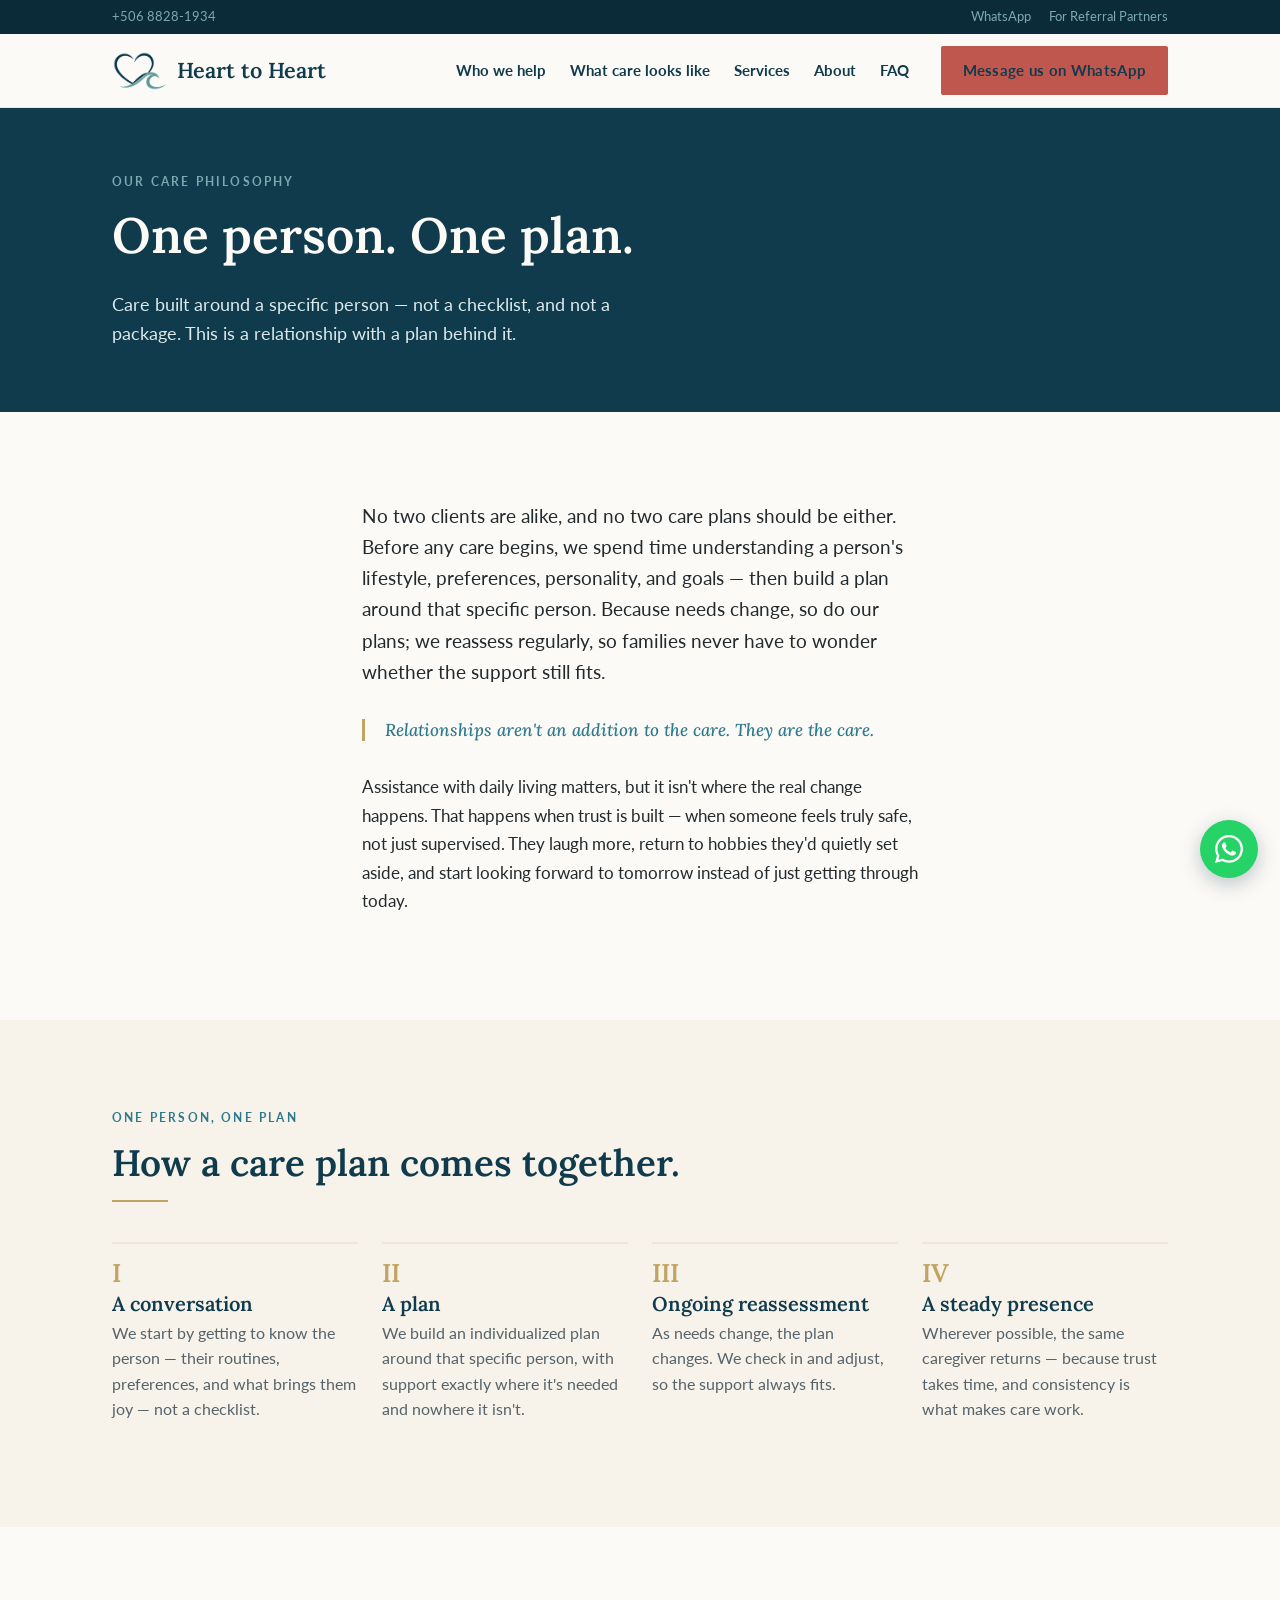
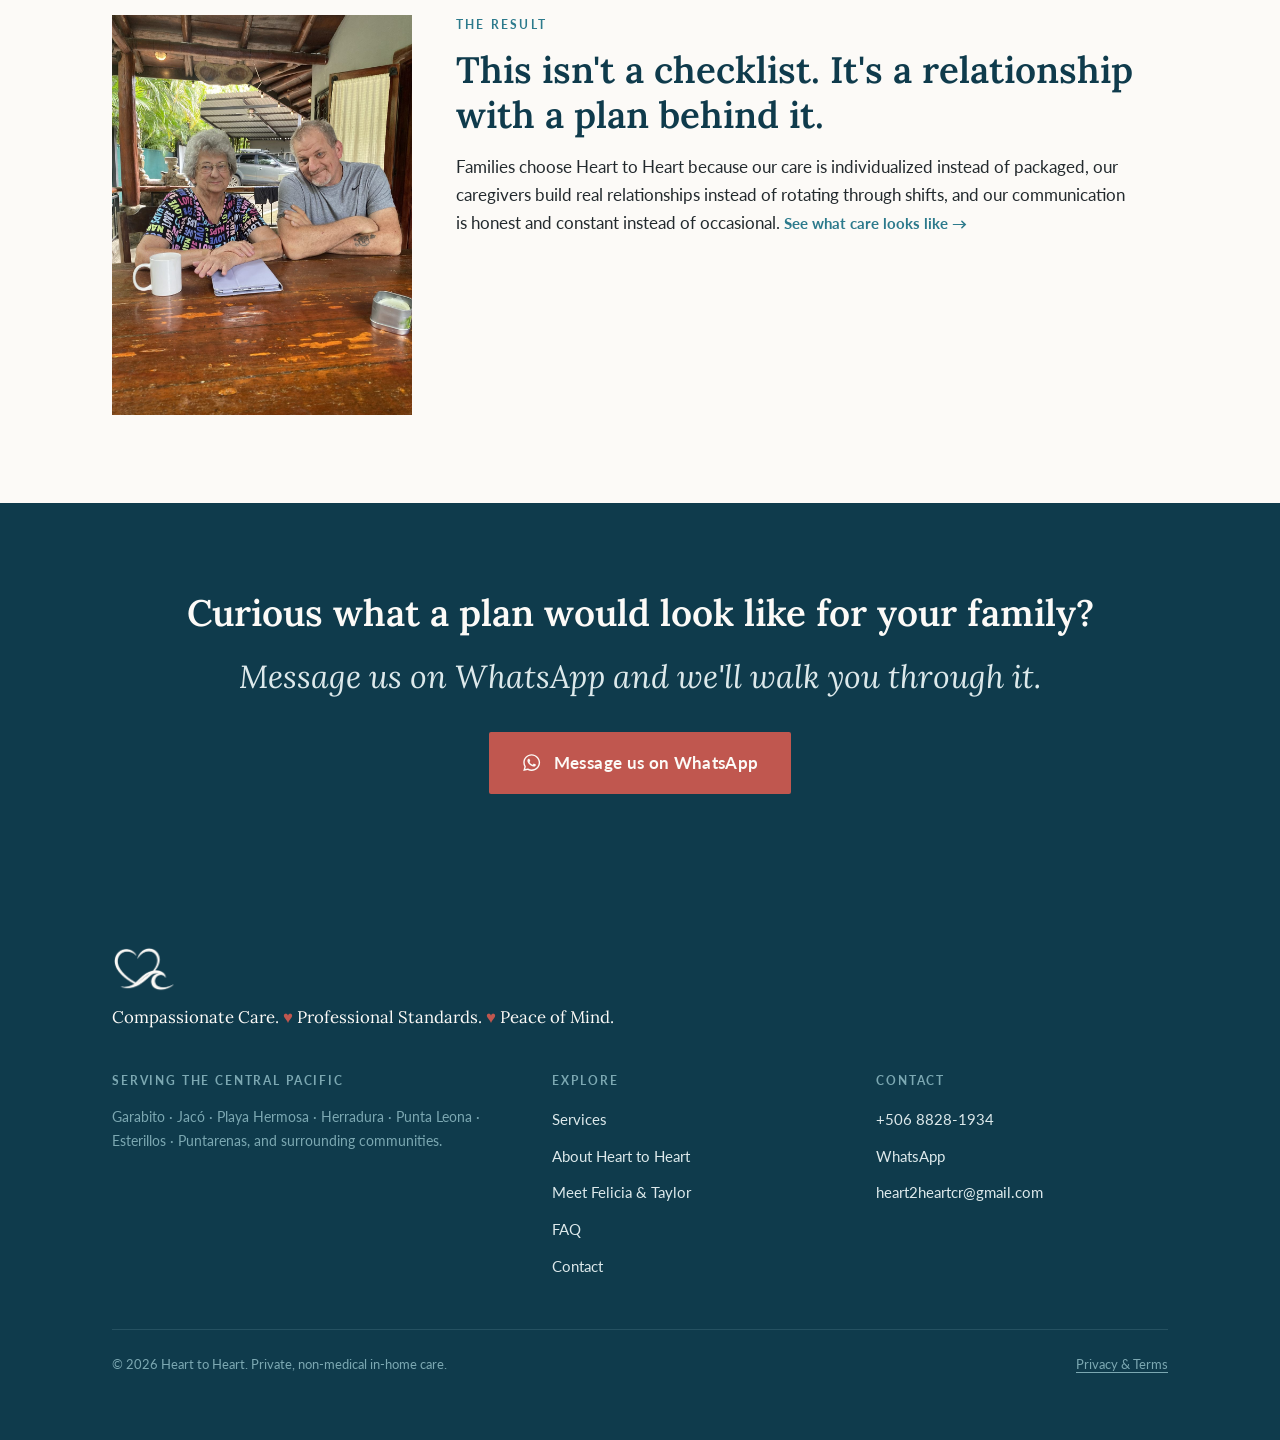
<file: care-philosophy.html>
<!DOCTYPE html>
<html lang="en">
<head>
  <meta charset="UTF-8">
  <meta name="viewport" content="width=device-width, initial-scale=1">
  <title>Our Care Philosophy | One Person, One Plan — Heart to Heart</title>
  <meta name="description" content="How Heart to Heart builds individualized care plans on Costa Rica's Central Pacific coast — relationships as care, reassessed as needs change.">
  <link rel="canonical" href="https://www.heart2heartcr.com/care-philosophy.html">
  <meta property="og:type" content="website">
  <meta property="og:title" content="One person. One plan. — Heart to Heart">
  <meta property="og:description" content="How Heart to Heart builds individualized care plans on Costa Rica's Central Pacific coast — relationships as care, reassessed as needs change.">
  <meta property="og:url" content="https://www.heart2heartcr.com/care-philosophy.html">
  <meta property="og:image" content="https://www.heart2heartcr.com/assets/logo-mark.png">
  <link rel="icon" href="assets/logo-mark.png">
  <link rel="apple-touch-icon" href="assets/logo-mark.png">
  <link rel="preconnect" href="https://fonts.googleapis.com">
  <link rel="preconnect" href="https://fonts.gstatic.com" crossorigin>
  <link href="https://fonts.googleapis.com/css2?family=Lato:wght@300;400;700&family=Lora:wght@400;500;600&display=swap" rel="stylesheet">
  <link rel="stylesheet" href="css/styles.css">
</head>
<body>
  <a class="skip" href="#main">Skip to content</a>

  <div class="utility">
    <div class="container">
      <a class="u-phone" href="tel:+50688281934">+506 8828-1934</a>
      <a href="https://wa.me/50688281934?text=Hi%2C%20I%27d%20like%20some%20information%20about%20Heart%20to%20Heart." target="_blank" rel="noopener">WhatsApp</a>
      <a href="index.html#partners">For Referral Partners</a>
    </div>
  </div>

  <header class="site-header">
    <div class="container">
      <a class="brand" href="index.html">
        <img src="assets/logo-mark.png" alt="Heart to Heart">
        <span class="wordmark">Heart to Heart</span>
      </a>
      <button class="nav-toggle" aria-label="Menu" aria-expanded="false" aria-controls="primary-nav">
        <span></span><span></span><span></span>
      </button>
      <nav class="primary-nav" id="primary-nav" aria-label="Primary">
        <ul>
          <li><a href="index.html#who">Who we help</a></li>
          <li><a href="what-care-looks-like.html">What care looks like</a></li>
          <li><a href="services.html">Services</a></li>
          <li><a href="about.html" aria-current="page">About</a></li>
          <li><a href="faq.html">FAQ</a></li>
          <li class="nav-cta"><a class="btn btn--primary" href="https://wa.me/50688281934?text=Hi%2C%20I%27d%20like%20some%20information%20about%20Heart%20to%20Heart." target="_blank" rel="noopener">Message us on WhatsApp</a></li>
        </ul>
      </nav>
    </div>
  </header>

  <main id="main">

    <section class="band band--harbor page-hero">
      <div class="container">
        <p class="eyebrow">Our care philosophy</p>
        <h1>One person. One plan.</h1>
        <p class="lede">Care built around a specific person — not a checklist, and not a package. This is a relationship with a plan behind it.</p>
      </div>
    </section>

    <section class="band band--ivory">
      <div class="container prose">
        <p>No two clients are alike, and no two care plans should be either. Before any care begins, we spend time understanding a person's lifestyle, preferences, personality, and goals — then build a plan around that specific person. Because needs change, so do our plans; we reassess regularly, so families never have to wonder whether the support still fits.</p>
        <p class="pullquote">Relationships aren't an addition to the care. They are the care.</p>
        <p>Assistance with daily living matters, but it isn't where the real change happens. That happens when trust is built — when someone feels truly safe, not just supervised. They laugh more, return to hobbies they'd quietly set aside, and start looking forward to tomorrow instead of just getting through today.</p>
      </div>
    </section>

    <section class="band band--sand">
      <div class="container">
        <div class="band-head"><p class="eyebrow">One person, one plan</p><h2>How a care plan comes together.</h2><hr class="rule"></div>
        <div class="steps">
          <div class="step"><span class="num">I</span><h3>A conversation</h3><p>We start by getting to know the person — their routines, preferences, and what brings them joy — not a checklist.</p></div>
          <div class="step"><span class="num">II</span><h3>A plan</h3><p>We build an individualized plan around that specific person, with support exactly where it's needed and nowhere it isn't.</p></div>
          <div class="step"><span class="num">III</span><h3>Ongoing reassessment</h3><p>As needs change, the plan changes. We check in and adjust, so the support always fits.</p></div>
          <div class="step"><span class="num">IV</span><h3>A steady presence</h3><p>Wherever possible, the same caregiver returns — because trust takes time, and consistency is what makes care work.</p></div>
        </div>
      </div>
    </section>

    <section class="band band--ivory">
      <div class="container profile">
        <img src="assets/photos/terrace.jpg" alt="A caregiver and client sharing coffee at the terrace table" width="1125" height="1500">
        <div>
          <p class="eyebrow">The result</p>
          <h2 style="margin-bottom:1rem;">This isn't a checklist. It's a relationship with a plan behind it.</h2>
          <p>Families choose Heart to Heart because our care is individualized instead of packaged, our caregivers build real relationships instead of rotating through shifts, and our communication is honest and constant instead of occasional. <a class="arrow-link" href="index.html#day">See what care looks like</a></p>
        </div>
      </div>
    </section>

    <section class="band band--harbor interlude">
      <div class="container" style="text-align:center;">
        <h2 style="margin-bottom:1rem;">Curious what a plan would look like for your family?</h2>
        <p style="color:var(--seafoam); max-width:48ch; margin:0 auto 1.75rem;">Message us on WhatsApp and we'll walk you through it.</p>
        <a class="btn btn--primary btn--lg" href="https://wa.me/50688281934?text=Hi%2C%20I%27d%20like%20some%20information%20about%20Heart%20to%20Heart." target="_blank" rel="noopener">
            <svg class="wa-glyph" viewBox="0 0 448 512" aria-hidden="true"><path d="M380.9 97.1C339 55.1 283.2 32 223.9 32c-122.4 0-222 99.6-222 222 0 39.1 10.2 77.3 29.6 111L0 480l117.7-30.9c32.4 17.7 68.9 27 106.1 27h.1c122.3 0 224.1-99.6 224.1-222 0-59.3-25.2-115-67.1-157zM223.9 438.7c-33.2 0-65.7-8.9-94-25.7l-6.7-4-69.8 18.3L72 359.2l-4.4-7c-18.5-29.4-28.2-63.3-28.2-98.2 0-101.7 82.8-184.5 184.6-184.5 49.3 0 95.6 19.2 130.4 54.1 34.8 34.9 56.2 81.2 56.1 130.5 0 101.8-84.9 184.6-186.6 184.6zm101.2-138.2c-5.5-2.8-32.8-16.2-37.9-18-5.1-1.9-8.8-2.8-12.5 2.8-3.7 5.6-14.3 18-17.6 21.8-3.2 3.7-6.5 4.2-12 1.4-32.6-16.3-54-29.1-75.5-66-5.7-9.8 5.7-9.1 16.3-30.3 1.8-3.7.9-6.9-.5-9.7-1.4-2.8-12.5-30.1-17.1-41.2-4.5-10.8-9.1-9.3-12.5-9.5-3.2-.2-6.9-.2-10.6-.2-3.7 0-9.7 1.4-14.8 6.9-5.1 5.6-19.4 19-19.4 46.3 0 27.3 19.9 53.7 22.6 57.4 2.8 3.7 39.1 59.7 94.8 83.8 35.2 15.2 49 16.5 66.6 13.9 10.7-1.6 32.8-13.4 37.4-26.4 4.6-13 4.6-24.1 3.2-26.4-1.3-2.5-5-3.9-10.5-6.6z"/></svg>
            Message us on WhatsApp
          </a>
      </div>
    </section>

  </main>

  <footer class="site-footer">
    <div class="container">
      <div class="footer-brand">
        <img src="assets/logo-mark-reverse.png" alt="Heart to Heart">
        <p class="brand-line">Compassionate Care. <span class="heartmark">&#9829;</span> Professional Standards. <span class="heartmark">&#9829;</span> Peace of Mind.</p>
      </div>
      <div class="footer-cols">
        <div>
          <h4>Serving the Central Pacific</h4>
          <p class="service-area">Garabito &middot; Jac&oacute; &middot; Playa Hermosa &middot; Herradura &middot; Punta Leona &middot; Esterillos &middot; Puntarenas, and surrounding communities.</p>
        </div>
        <div>
          <h4>Explore</h4>
          <ul>
            <li><a href="services.html">Services</a></li>
            <li><a href="about.html">About Heart to Heart</a></li>
            <li><a href="meet-felicia.html">Meet Felicia &amp; Taylor</a></li>
            <li><a href="faq.html">FAQ</a></li>
            <li><a href="contact.html">Contact</a></li>
          </ul>
        </div>
        <div>
          <h4>Contact</h4>
          <ul>
            <li><a href="tel:+50688281934">+506 8828-1934</a></li>
            <li><a href="https://wa.me/50688281934?text=Hi%2C%20I%27d%20like%20some%20information%20about%20Heart%20to%20Heart." target="_blank" rel="noopener">WhatsApp</a></li>
            <li><a href="mailto:heart2heartcr@gmail.com">heart2heartcr@gmail.com</a></li>
          </ul>
        </div>
      </div>
      <div class="footer-bottom">
        <span>&copy; <span id="year">2026</span> Heart to Heart. Private, non-medical in-home care.</span>
        <a href="privacy.html">Privacy &amp; Terms</a>
      </div>
    </div>
  </footer>

  <a class="wa-bubble" href="https://wa.me/50688281934?text=Hi%2C%20I%27d%20like%20some%20information%20about%20Heart%20to%20Heart." target="_blank" rel="noopener" aria-label="Chat with us on WhatsApp">
    <svg  viewBox="0 0 448 512" aria-hidden="true"><path d="M380.9 97.1C339 55.1 283.2 32 223.9 32c-122.4 0-222 99.6-222 222 0 39.1 10.2 77.3 29.6 111L0 480l117.7-30.9c32.4 17.7 68.9 27 106.1 27h.1c122.3 0 224.1-99.6 224.1-222 0-59.3-25.2-115-67.1-157zM223.9 438.7c-33.2 0-65.7-8.9-94-25.7l-6.7-4-69.8 18.3L72 359.2l-4.4-7c-18.5-29.4-28.2-63.3-28.2-98.2 0-101.7 82.8-184.5 184.6-184.5 49.3 0 95.6 19.2 130.4 54.1 34.8 34.9 56.2 81.2 56.1 130.5 0 101.8-84.9 184.6-186.6 184.6zm101.2-138.2c-5.5-2.8-32.8-16.2-37.9-18-5.1-1.9-8.8-2.8-12.5 2.8-3.7 5.6-14.3 18-17.6 21.8-3.2 3.7-6.5 4.2-12 1.4-32.6-16.3-54-29.1-75.5-66-5.7-9.8 5.7-9.1 16.3-30.3 1.8-3.7.9-6.9-.5-9.7-1.4-2.8-12.5-30.1-17.1-41.2-4.5-10.8-9.1-9.3-12.5-9.5-3.2-.2-6.9-.2-10.6-.2-3.7 0-9.7 1.4-14.8 6.9-5.1 5.6-19.4 19-19.4 46.3 0 27.3 19.9 53.7 22.6 57.4 2.8 3.7 39.1 59.7 94.8 83.8 35.2 15.2 49 16.5 66.6 13.9 10.7-1.6 32.8-13.4 37.4-26.4 4.6-13 4.6-24.1 3.2-26.4-1.3-2.5-5-3.9-10.5-6.6z"/></svg>
  </a>

  <nav class="mobile-bar" aria-label="Quick actions">
    <a href="tel:+50688281934">Call</a>
    <a href="mailto:heart2heartcr@gmail.com">Email</a>
    <a class="schedule" href="https://wa.me/50688281934?text=Hi%2C%20I%27d%20like%20some%20information%20about%20Heart%20to%20Heart." target="_blank" rel="noopener">WhatsApp</a>
  </nav>

  <script>
    (function () {
      var toggle = document.querySelector('.nav-toggle');
      var nav = document.getElementById('primary-nav');
      if (toggle && nav) {
        toggle.addEventListener('click', function () {
          var open = nav.classList.toggle('open');
          toggle.setAttribute('aria-expanded', open ? 'true' : 'false');
        });
        nav.addEventListener('click', function (e) {
          if (e.target.tagName === 'A') { nav.classList.remove('open'); toggle.setAttribute('aria-expanded', 'false'); }
        });
      }
      var y = document.getElementById('year');
      if (y) y.textContent = new Date().getFullYear();
    })();
  </script>
</body>
</html>
</file>
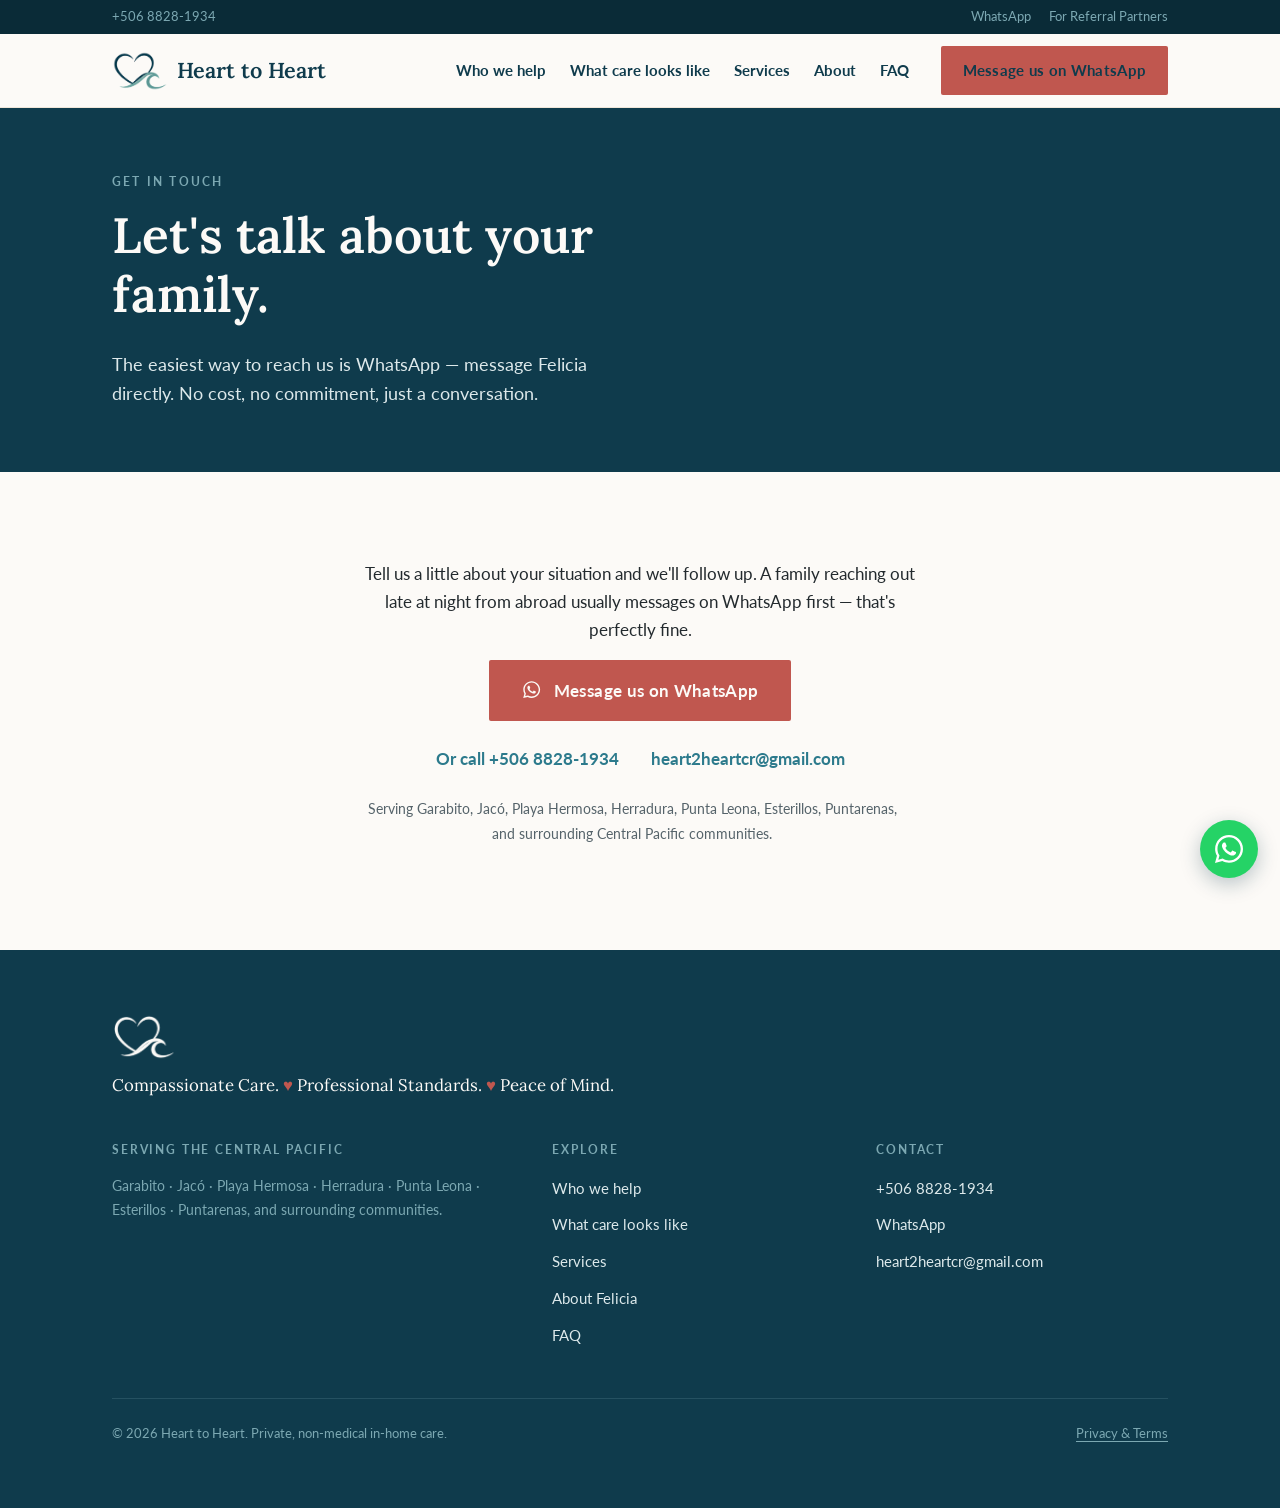
<file: contact.html>
<!DOCTYPE html>
<html lang="en">
<head>
  <meta charset="UTF-8">
  <meta name="viewport" content="width=device-width, initial-scale=1">

  <title>Contact Heart to Heart | WhatsApp, Call or Email — Costa Rica</title>
  <meta name="description" content="Get in touch with Heart to Heart. The easiest way to reach us is WhatsApp — or call or email. Private in-home care on Costa Rica's Central Pacific coast. No pressure, no obligation.">
  <link rel="canonical" href="https://www.heart2heartcr.com/contact.html">
  <meta property="og:type" content="website">
  <meta property="og:title" content="Contact Heart to Heart">
  <meta property="og:description" content="The easiest way to reach us is WhatsApp — message Felicia directly. No cost, no commitment.">
  <meta property="og:url" content="https://www.heart2heartcr.com/contact.html">
  <meta property="og:image" content="https://www.heart2heartcr.com/assets/logo-mark.png">

  <link rel="icon" href="assets/logo-mark.png">
  <link rel="apple-touch-icon" href="assets/logo-mark.png">

  <link rel="preconnect" href="https://fonts.googleapis.com">
  <link rel="preconnect" href="https://fonts.gstatic.com" crossorigin>
  <link href="https://fonts.googleapis.com/css2?family=Lato:wght@300;400;700&family=Lora:wght@400;500;600&display=swap" rel="stylesheet">
  <link rel="stylesheet" href="css/styles.css">
</head>

<body>
  <a class="skip" href="#main">Skip to content</a>

  <!-- ============================ UTILITY BAR ============================ -->
  <div class="utility">
    <div class="container">
      <a class="u-phone" href="tel:+50688281934">+506 8828-1934</a>
      <a href="https://wa.me/50688281934?text=Hi%2C%20I%27d%20like%20some%20information%20about%20Heart%20to%20Heart." target="_blank" rel="noopener">WhatsApp</a>
      <a href="index.html#partners">For Referral Partners</a>
    </div>
  </div>

  <!-- ============================== HEADER =============================== -->
  <header class="site-header">
    <div class="container">
      <a class="brand" href="index.html">
        <img src="assets/logo-mark.png" alt="Heart to Heart">
        <span class="wordmark">Heart to Heart</span>
      </a>
      <button class="nav-toggle" aria-label="Menu" aria-expanded="false" aria-controls="primary-nav">
        <span></span><span></span><span></span>
      </button>
      <nav class="primary-nav" id="primary-nav" aria-label="Primary">
        <ul>
          <li><a href="index.html#who">Who we help</a></li>
          <li><a href="what-care-looks-like.html">What care looks like</a></li>
          <li><a href="services.html">Services</a></li>
          <li><a href="about.html">About</a></li>
          <li><a href="faq.html">FAQ</a></li>
          <li class="nav-cta"><a class="btn btn--primary" href="https://wa.me/50688281934?text=Hi%2C%20I%27d%20like%20some%20information%20about%20Heart%20to%20Heart." target="_blank" rel="noopener">Message us on WhatsApp</a></li>
        </ul>
      </nav>
    </div>
  </header>

  <main id="main">

    <!-- ============================= PAGE HERO =========================== -->
    <section class="band band--harbor page-hero">
      <div class="container">
        <p class="eyebrow">Get in touch</p>
        <h1>Let's talk about your family.</h1>
        <p class="lede">The easiest way to reach us is WhatsApp — message Felicia directly. No cost, no commitment, just a conversation.</p>
      </div>
    </section>

    <!-- ============================== CONTACT =========================== -->
    <section class="band band--ivory">
      <div class="container">
        <div class="contact-methods">
          <p>Tell us a little about your situation and we'll follow up. A family reaching out late at night from abroad usually messages on WhatsApp first — that's perfectly fine.</p>
          <a class="btn btn--primary btn--lg" href="https://wa.me/50688281934?text=Hi%2C%20I%27d%20like%20some%20information%20about%20Heart%20to%20Heart." target="_blank" rel="noopener">
            <svg class="wa-glyph" viewBox="0 0 448 512" aria-hidden="true"><path d="M380.9 97.1C339 55.1 283.2 32 223.9 32c-122.4 0-222 99.6-222 222 0 39.1 10.2 77.3 29.6 111L0 480l117.7-30.9c32.4 17.7 68.9 27 106.1 27h.1c122.3 0 224.1-99.6 224.1-222 0-59.3-25.2-115-67.1-157zM223.9 438.7c-33.2 0-65.7-8.9-94-25.7l-6.7-4-69.8 18.3L72 359.2l-4.4-7c-18.5-29.4-28.2-63.3-28.2-98.2 0-101.7 82.8-184.5 184.6-184.5 49.3 0 95.6 19.2 130.4 54.1 34.8 34.9 56.2 81.2 56.1 130.5 0 101.8-84.9 184.6-186.6 184.6zm101.2-138.2c-5.5-2.8-32.8-16.2-37.9-18-5.1-1.9-8.8-2.8-12.5 2.8-3.7 5.6-14.3 18-17.6 21.8-3.2 3.7-6.5 4.2-12 1.4-32.6-16.3-54-29.1-75.5-66-5.7-9.8 5.7-9.1 16.3-30.3 1.8-3.7.9-6.9-.5-9.7-1.4-2.8-12.5-30.1-17.1-41.2-4.5-10.8-9.1-9.3-12.5-9.5-3.2-.2-6.9-.2-10.6-.2-3.7 0-9.7 1.4-14.8 6.9-5.1 5.6-19.4 19-19.4 46.3 0 27.3 19.9 53.7 22.6 57.4 2.8 3.7 39.1 59.7 94.8 83.8 35.2 15.2 49 16.5 66.6 13.9 10.7-1.6 32.8-13.4 37.4-26.4 4.6-13 4.6-24.1 3.2-26.4-1.3-2.5-5-3.9-10.5-6.6z"/></svg>
            Message us on WhatsApp
          </a>
          <div class="contact-alt">
            <a href="tel:+50688281934">Or call +506 8828-1934</a>
            <a href="mailto:heart2heartcr@gmail.com">heart2heartcr@gmail.com</a>
          </div>
          <p class="service-area">Serving Garabito, Jacó, Playa Hermosa, Herradura, Punta Leona, Esterillos, Puntarenas, and surrounding Central Pacific communities.</p>
        </div>
      </div>
    </section>

  </main>

  <!-- ============================== FOOTER ============================= -->
  <footer class="site-footer">
    <div class="container">
      <div class="footer-brand">
        <img src="assets/logo-mark-reverse.png" alt="Heart to Heart">
        <p class="brand-line">Compassionate Care. <span class="heartmark">&#9829;</span> Professional Standards. <span class="heartmark">&#9829;</span> Peace of Mind.</p>
      </div>
      <div class="footer-cols">
        <div>
          <h4>Serving the Central Pacific</h4>
          <p class="service-area">Garabito · Jacó · Playa Hermosa · Herradura · Punta Leona · Esterillos · Puntarenas, and surrounding communities.</p>
        </div>
        <div>
          <h4>Explore</h4>
          <ul>
            <li><a href="index.html#who">Who we help</a></li>
            <li><a href="what-care-looks-like.html">What care looks like</a></li>
            <li><a href="services.html">Services</a></li>
            <li><a href="meet-felicia.html">About Felicia</a></li>
            <li><a href="faq.html">FAQ</a></li>
          </ul>
        </div>
        <div>
          <h4>Contact</h4>
          <ul>
            <li><a href="tel:+50688281934">+506 8828-1934</a></li>
            <li><a href="https://wa.me/50688281934?text=Hi%2C%20I%27d%20like%20some%20information%20about%20Heart%20to%20Heart." target="_blank" rel="noopener">WhatsApp</a></li>
            <li><a href="mailto:heart2heartcr@gmail.com">heart2heartcr@gmail.com</a></li>
          </ul>
        </div>
      </div>
      <div class="footer-bottom">
        <span>&copy; <span id="year">2026</span> Heart to Heart. Private, non-medical in-home care.</span>
        <a href="privacy.html">Privacy &amp; Terms</a>
      </div>
    </div>
  </footer>

  <!-- Floating WhatsApp bubble (desktop; mobile uses the sticky bar) -->
  <a class="wa-bubble" href="https://wa.me/50688281934?text=Hi%2C%20I%27d%20like%20some%20information%20about%20Heart%20to%20Heart." target="_blank" rel="noopener" aria-label="Chat with us on WhatsApp">
    <svg viewBox="0 0 448 512" aria-hidden="true"><path d="M380.9 97.1C339 55.1 283.2 32 223.9 32c-122.4 0-222 99.6-222 222 0 39.1 10.2 77.3 29.6 111L0 480l117.7-30.9c32.4 17.7 68.9 27 106.1 27h.1c122.3 0 224.1-99.6 224.1-222 0-59.3-25.2-115-67.1-157zM223.9 438.7c-33.2 0-65.7-8.9-94-25.7l-6.7-4-69.8 18.3L72 359.2l-4.4-7c-18.5-29.4-28.2-63.3-28.2-98.2 0-101.7 82.8-184.5 184.6-184.5 49.3 0 95.6 19.2 130.4 54.1 34.8 34.9 56.2 81.2 56.1 130.5 0 101.8-84.9 184.6-186.6 184.6zm101.2-138.2c-5.5-2.8-32.8-16.2-37.9-18-5.1-1.9-8.8-2.8-12.5 2.8-3.7 5.6-14.3 18-17.6 21.8-3.2 3.7-6.5 4.2-12 1.4-32.6-16.3-54-29.1-75.5-66-5.7-9.8 5.7-9.1 16.3-30.3 1.8-3.7.9-6.9-.5-9.7-1.4-2.8-12.5-30.1-17.1-41.2-4.5-10.8-9.1-9.3-12.5-9.5-3.2-.2-6.9-.2-10.6-.2-3.7 0-9.7 1.4-14.8 6.9-5.1 5.6-19.4 19-19.4 46.3 0 27.3 19.9 53.7 22.6 57.4 2.8 3.7 39.1 59.7 94.8 83.8 35.2 15.2 49 16.5 66.6 13.9 10.7-1.6 32.8-13.4 37.4-26.4 4.6-13 4.6-24.1 3.2-26.4-1.3-2.5-5-3.9-10.5-6.6z"/></svg>
  </a>

  <nav class="mobile-bar" aria-label="Quick actions">
    <a href="tel:+50688281934">Call</a>
    <a href="mailto:heart2heartcr@gmail.com">Email</a>
    <a class="schedule" href="https://wa.me/50688281934?text=Hi%2C%20I%27d%20like%20some%20information%20about%20Heart%20to%20Heart." target="_blank" rel="noopener">WhatsApp</a>
  </nav>

  <script>
    (function () {
      var toggle = document.querySelector('.nav-toggle');
      var nav = document.getElementById('primary-nav');
      if (toggle && nav) {
        toggle.addEventListener('click', function () {
          var open = nav.classList.toggle('open');
          toggle.setAttribute('aria-expanded', open ? 'true' : 'false');
        });
        nav.addEventListener('click', function (e) {
          if (e.target.tagName === 'A') { nav.classList.remove('open'); toggle.setAttribute('aria-expanded', 'false'); }
        });
      }
      var y = document.getElementById('year');
      if (y) y.textContent = new Date().getFullYear();
    })();
  </script>
</body>
</html>
</file>
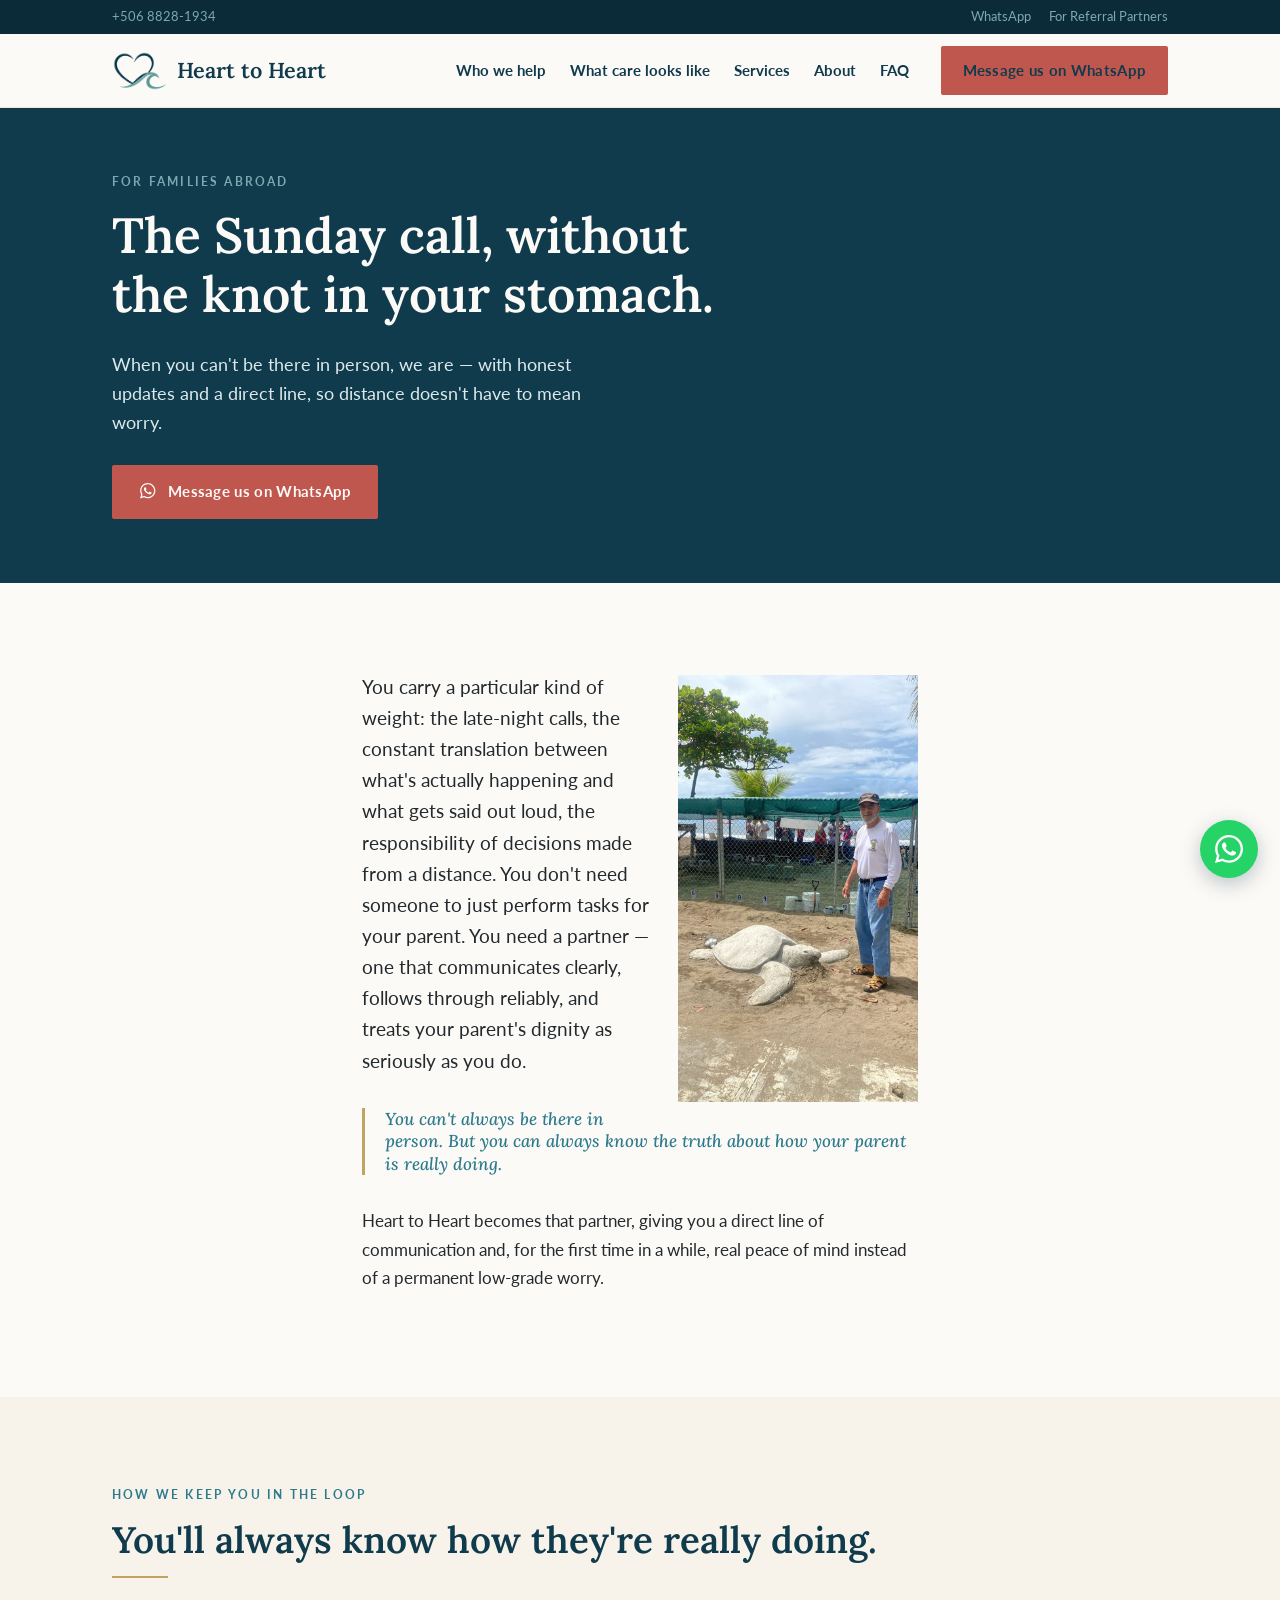
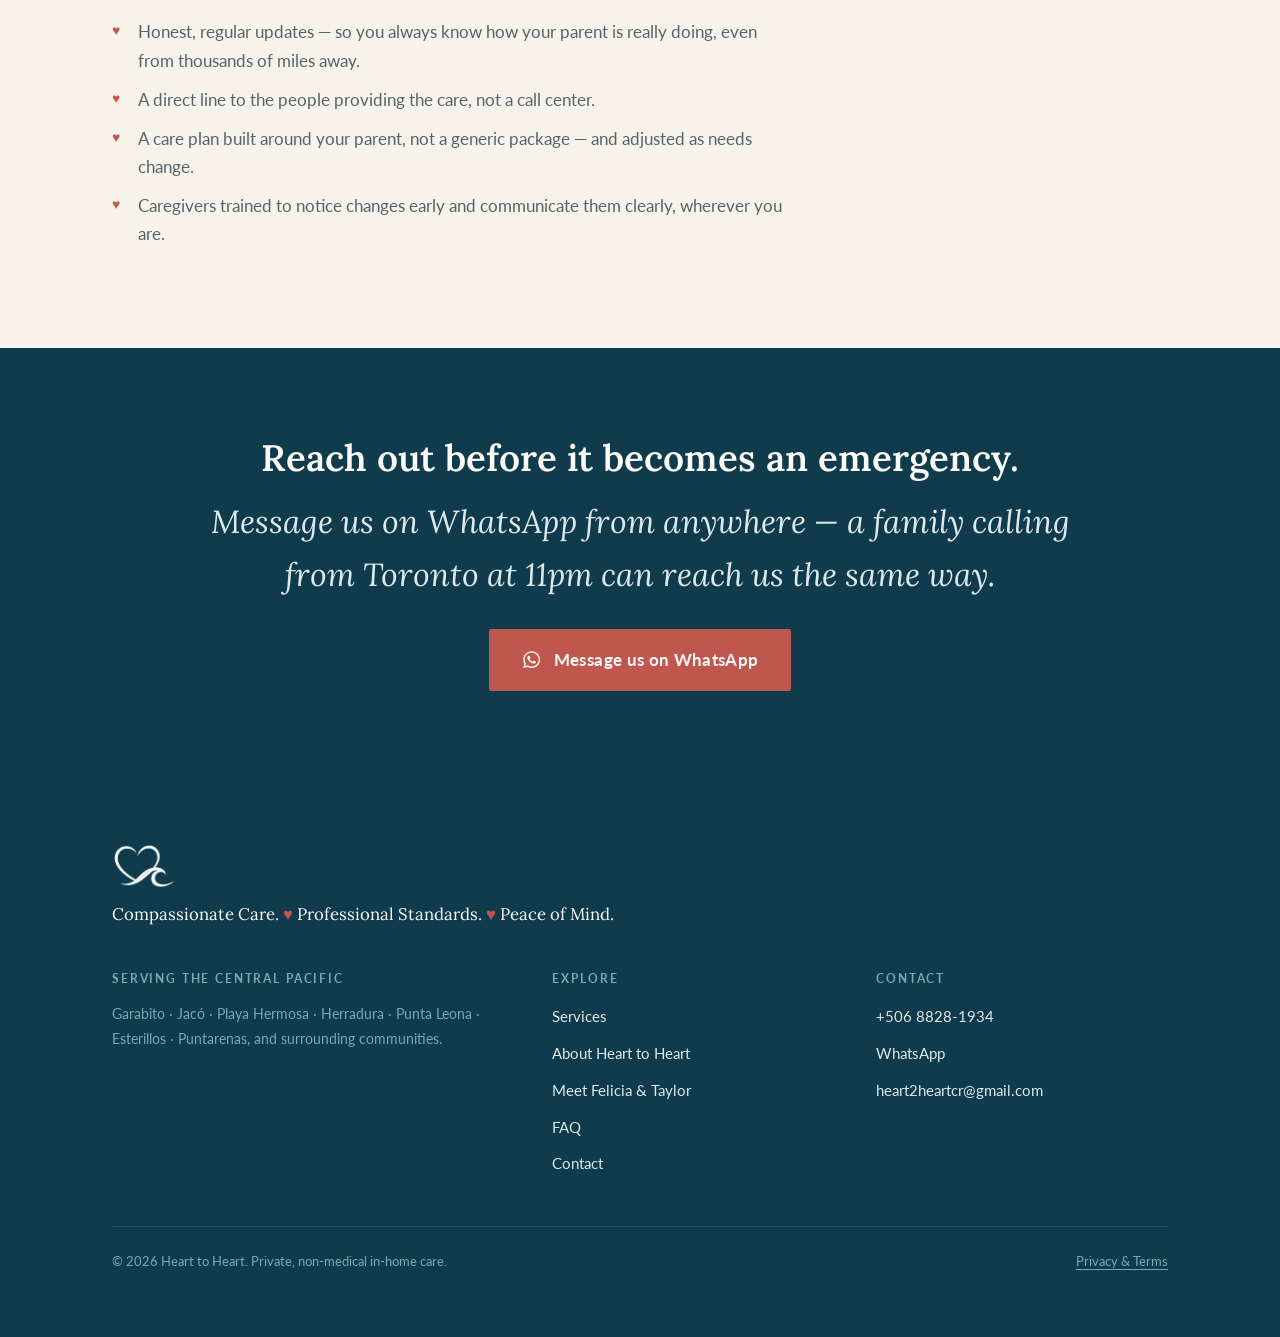
<file: families-abroad.html>
<!DOCTYPE html>
<html lang="en">
<head>
  <meta charset="UTF-8">
  <meta name="viewport" content="width=device-width, initial-scale=1">
  <title>For Families Abroad | Caring for a Parent in Costa Rica</title>
  <meta name="description" content="Caring for an aging parent in Costa Rica from abroad? Heart to Heart gives families overseas honest updates, real relationships, and a direct line — peace of mind from anywhere.">
  <link rel="canonical" href="https://www.heart2heartcr.com/families-abroad.html">
  <meta property="og:type" content="website">
  <meta property="og:title" content="The Sunday call, without the knot in your stomach. — Heart to Heart">
  <meta property="og:description" content="Caring for an aging parent in Costa Rica from abroad? Heart to Heart gives families overseas honest updates, real relationships, and a direct line — peace of mind from anywhere.">
  <meta property="og:url" content="https://www.heart2heartcr.com/families-abroad.html">
  <meta property="og:image" content="https://www.heart2heartcr.com/assets/logo-mark.png">
  <link rel="icon" href="assets/logo-mark.png">
  <link rel="apple-touch-icon" href="assets/logo-mark.png">
  <link rel="preconnect" href="https://fonts.googleapis.com">
  <link rel="preconnect" href="https://fonts.gstatic.com" crossorigin>
  <link href="https://fonts.googleapis.com/css2?family=Lato:wght@300;400;700&family=Lora:wght@400;500;600&display=swap" rel="stylesheet">
  <link rel="stylesheet" href="css/styles.css">
</head>
<body>
  <a class="skip" href="#main">Skip to content</a>

  <div class="utility">
    <div class="container">
      <a class="u-phone" href="tel:+50688281934">+506 8828-1934</a>
      <a href="https://wa.me/50688281934?text=Hi%2C%20I%27d%20like%20some%20information%20about%20Heart%20to%20Heart." target="_blank" rel="noopener">WhatsApp</a>
      <a href="index.html#partners">For Referral Partners</a>
    </div>
  </div>

  <header class="site-header">
    <div class="container">
      <a class="brand" href="index.html">
        <img src="assets/logo-mark.png" alt="Heart to Heart">
        <span class="wordmark">Heart to Heart</span>
      </a>
      <button class="nav-toggle" aria-label="Menu" aria-expanded="false" aria-controls="primary-nav">
        <span></span><span></span><span></span>
      </button>
      <nav class="primary-nav" id="primary-nav" aria-label="Primary">
        <ul>
          <li><a href="index.html#who" aria-current="page">Who we help</a></li>
          <li><a href="what-care-looks-like.html">What care looks like</a></li>
          <li><a href="services.html">Services</a></li>
          <li><a href="about.html">About</a></li>
          <li><a href="faq.html">FAQ</a></li>
          <li class="nav-cta"><a class="btn btn--primary" href="https://wa.me/50688281934?text=Hi%2C%20I%27d%20like%20some%20information%20about%20Heart%20to%20Heart." target="_blank" rel="noopener">Message us on WhatsApp</a></li>
        </ul>
      </nav>
    </div>
  </header>

  <main id="main">

    <section class="band band--harbor page-hero">
      <div class="container">
        <p class="eyebrow">For families abroad</p>
        <h1>The Sunday call, without the knot in your stomach.</h1>
        <p class="lede">When you can't be there in person, we are — with honest updates and a direct line, so distance doesn't have to mean worry.</p>
        <div class="hero-actions" style="margin-top:1.75rem;">
          <a class="btn btn--primary" href="https://wa.me/50688281934?text=Hi%2C%20I%27d%20like%20some%20information%20about%20Heart%20to%20Heart." target="_blank" rel="noopener">
            <svg class="wa-glyph" viewBox="0 0 448 512" aria-hidden="true"><path d="M380.9 97.1C339 55.1 283.2 32 223.9 32c-122.4 0-222 99.6-222 222 0 39.1 10.2 77.3 29.6 111L0 480l117.7-30.9c32.4 17.7 68.9 27 106.1 27h.1c122.3 0 224.1-99.6 224.1-222 0-59.3-25.2-115-67.1-157zM223.9 438.7c-33.2 0-65.7-8.9-94-25.7l-6.7-4-69.8 18.3L72 359.2l-4.4-7c-18.5-29.4-28.2-63.3-28.2-98.2 0-101.7 82.8-184.5 184.6-184.5 49.3 0 95.6 19.2 130.4 54.1 34.8 34.9 56.2 81.2 56.1 130.5 0 101.8-84.9 184.6-186.6 184.6zm101.2-138.2c-5.5-2.8-32.8-16.2-37.9-18-5.1-1.9-8.8-2.8-12.5 2.8-3.7 5.6-14.3 18-17.6 21.8-3.2 3.7-6.5 4.2-12 1.4-32.6-16.3-54-29.1-75.5-66-5.7-9.8 5.7-9.1 16.3-30.3 1.8-3.7.9-6.9-.5-9.7-1.4-2.8-12.5-30.1-17.1-41.2-4.5-10.8-9.1-9.3-12.5-9.5-3.2-.2-6.9-.2-10.6-.2-3.7 0-9.7 1.4-14.8 6.9-5.1 5.6-19.4 19-19.4 46.3 0 27.3 19.9 53.7 22.6 57.4 2.8 3.7 39.1 59.7 94.8 83.8 35.2 15.2 49 16.5 66.6 13.9 10.7-1.6 32.8-13.4 37.4-26.4 4.6-13 4.6-24.1 3.2-26.4-1.3-2.5-5-3.9-10.5-6.6z"/></svg>
            Message us on WhatsApp
          </a>
        </div>
      </div>
    </section>

    <section class="band band--ivory">
      <div class="container prose">
        <img class="prose-portrait" src="assets/photos/outing.jpg" alt="A client enjoying a day out on the coast" width="731" height="1300">
        <p>You carry a particular kind of weight: the late-night calls, the constant translation between what's actually happening and what gets said out loud, the responsibility of decisions made from a distance. You don't need someone to just perform tasks for your parent. You need a partner — one that communicates clearly, follows through reliably, and treats your parent's dignity as seriously as you do.</p>
        <p class="pullquote">You can't always be there in person. But you can always know the truth about how your parent is really doing.</p>
        <p>Heart to Heart becomes that partner, giving you a direct line of communication and, for the first time in a while, real peace of mind instead of a permanent low-grade worry.</p>
      </div>
    </section>

    <section class="band band--sand">
      <div class="container">
        <div class="band-head"><p class="eyebrow">How we keep you in the loop</p><h2>You'll always know how they're really doing.</h2><hr class="rule"></div>
        <ul class="practice">
          <li>Honest, regular updates — so you always know how your parent is really doing, even from thousands of miles away.</li>
          <li>A direct line to the people providing the care, not a call center.</li>
          <li>A care plan built around your parent, not a generic package — and adjusted as needs change.</li>
          <li>Caregivers trained to notice changes early and communicate them clearly, wherever you are.</li>
        </ul>
      </div>
    </section>

    <section class="band band--harbor interlude">
      <div class="container" style="text-align:center;">
        <h2 style="margin-bottom:1rem;">Reach out before it becomes an emergency.</h2>
        <p style="color:var(--seafoam); max-width:48ch; margin:0 auto 1.75rem;">Message us on WhatsApp from anywhere — a family calling from Toronto at 11pm can reach us the same way.</p>
        <a class="btn btn--primary btn--lg" href="https://wa.me/50688281934?text=Hi%2C%20I%27d%20like%20some%20information%20about%20Heart%20to%20Heart." target="_blank" rel="noopener">
            <svg class="wa-glyph" viewBox="0 0 448 512" aria-hidden="true"><path d="M380.9 97.1C339 55.1 283.2 32 223.9 32c-122.4 0-222 99.6-222 222 0 39.1 10.2 77.3 29.6 111L0 480l117.7-30.9c32.4 17.7 68.9 27 106.1 27h.1c122.3 0 224.1-99.6 224.1-222 0-59.3-25.2-115-67.1-157zM223.9 438.7c-33.2 0-65.7-8.9-94-25.7l-6.7-4-69.8 18.3L72 359.2l-4.4-7c-18.5-29.4-28.2-63.3-28.2-98.2 0-101.7 82.8-184.5 184.6-184.5 49.3 0 95.6 19.2 130.4 54.1 34.8 34.9 56.2 81.2 56.1 130.5 0 101.8-84.9 184.6-186.6 184.6zm101.2-138.2c-5.5-2.8-32.8-16.2-37.9-18-5.1-1.9-8.8-2.8-12.5 2.8-3.7 5.6-14.3 18-17.6 21.8-3.2 3.7-6.5 4.2-12 1.4-32.6-16.3-54-29.1-75.5-66-5.7-9.8 5.7-9.1 16.3-30.3 1.8-3.7.9-6.9-.5-9.7-1.4-2.8-12.5-30.1-17.1-41.2-4.5-10.8-9.1-9.3-12.5-9.5-3.2-.2-6.9-.2-10.6-.2-3.7 0-9.7 1.4-14.8 6.9-5.1 5.6-19.4 19-19.4 46.3 0 27.3 19.9 53.7 22.6 57.4 2.8 3.7 39.1 59.7 94.8 83.8 35.2 15.2 49 16.5 66.6 13.9 10.7-1.6 32.8-13.4 37.4-26.4 4.6-13 4.6-24.1 3.2-26.4-1.3-2.5-5-3.9-10.5-6.6z"/></svg>
            Message us on WhatsApp
          </a>
      </div>
    </section>

  </main>

  <footer class="site-footer">
    <div class="container">
      <div class="footer-brand">
        <img src="assets/logo-mark-reverse.png" alt="Heart to Heart">
        <p class="brand-line">Compassionate Care. <span class="heartmark">&#9829;</span> Professional Standards. <span class="heartmark">&#9829;</span> Peace of Mind.</p>
      </div>
      <div class="footer-cols">
        <div>
          <h4>Serving the Central Pacific</h4>
          <p class="service-area">Garabito &middot; Jac&oacute; &middot; Playa Hermosa &middot; Herradura &middot; Punta Leona &middot; Esterillos &middot; Puntarenas, and surrounding communities.</p>
        </div>
        <div>
          <h4>Explore</h4>
          <ul>
            <li><a href="services.html">Services</a></li>
            <li><a href="about.html">About Heart to Heart</a></li>
            <li><a href="meet-felicia.html">Meet Felicia &amp; Taylor</a></li>
            <li><a href="faq.html">FAQ</a></li>
            <li><a href="contact.html">Contact</a></li>
          </ul>
        </div>
        <div>
          <h4>Contact</h4>
          <ul>
            <li><a href="tel:+50688281934">+506 8828-1934</a></li>
            <li><a href="https://wa.me/50688281934?text=Hi%2C%20I%27d%20like%20some%20information%20about%20Heart%20to%20Heart." target="_blank" rel="noopener">WhatsApp</a></li>
            <li><a href="mailto:heart2heartcr@gmail.com">heart2heartcr@gmail.com</a></li>
          </ul>
        </div>
      </div>
      <div class="footer-bottom">
        <span>&copy; <span id="year">2026</span> Heart to Heart. Private, non-medical in-home care.</span>
        <a href="privacy.html">Privacy &amp; Terms</a>
      </div>
    </div>
  </footer>

  <a class="wa-bubble" href="https://wa.me/50688281934?text=Hi%2C%20I%27d%20like%20some%20information%20about%20Heart%20to%20Heart." target="_blank" rel="noopener" aria-label="Chat with us on WhatsApp">
    <svg  viewBox="0 0 448 512" aria-hidden="true"><path d="M380.9 97.1C339 55.1 283.2 32 223.9 32c-122.4 0-222 99.6-222 222 0 39.1 10.2 77.3 29.6 111L0 480l117.7-30.9c32.4 17.7 68.9 27 106.1 27h.1c122.3 0 224.1-99.6 224.1-222 0-59.3-25.2-115-67.1-157zM223.9 438.7c-33.2 0-65.7-8.9-94-25.7l-6.7-4-69.8 18.3L72 359.2l-4.4-7c-18.5-29.4-28.2-63.3-28.2-98.2 0-101.7 82.8-184.5 184.6-184.5 49.3 0 95.6 19.2 130.4 54.1 34.8 34.9 56.2 81.2 56.1 130.5 0 101.8-84.9 184.6-186.6 184.6zm101.2-138.2c-5.5-2.8-32.8-16.2-37.9-18-5.1-1.9-8.8-2.8-12.5 2.8-3.7 5.6-14.3 18-17.6 21.8-3.2 3.7-6.5 4.2-12 1.4-32.6-16.3-54-29.1-75.5-66-5.7-9.8 5.7-9.1 16.3-30.3 1.8-3.7.9-6.9-.5-9.7-1.4-2.8-12.5-30.1-17.1-41.2-4.5-10.8-9.1-9.3-12.5-9.5-3.2-.2-6.9-.2-10.6-.2-3.7 0-9.7 1.4-14.8 6.9-5.1 5.6-19.4 19-19.4 46.3 0 27.3 19.9 53.7 22.6 57.4 2.8 3.7 39.1 59.7 94.8 83.8 35.2 15.2 49 16.5 66.6 13.9 10.7-1.6 32.8-13.4 37.4-26.4 4.6-13 4.6-24.1 3.2-26.4-1.3-2.5-5-3.9-10.5-6.6z"/></svg>
  </a>

  <nav class="mobile-bar" aria-label="Quick actions">
    <a href="tel:+50688281934">Call</a>
    <a href="mailto:heart2heartcr@gmail.com">Email</a>
    <a class="schedule" href="https://wa.me/50688281934?text=Hi%2C%20I%27d%20like%20some%20information%20about%20Heart%20to%20Heart." target="_blank" rel="noopener">WhatsApp</a>
  </nav>

  <script>
    (function () {
      var toggle = document.querySelector('.nav-toggle');
      var nav = document.getElementById('primary-nav');
      if (toggle && nav) {
        toggle.addEventListener('click', function () {
          var open = nav.classList.toggle('open');
          toggle.setAttribute('aria-expanded', open ? 'true' : 'false');
        });
        nav.addEventListener('click', function (e) {
          if (e.target.tagName === 'A') { nav.classList.remove('open'); toggle.setAttribute('aria-expanded', 'false'); }
        });
      }
      var y = document.getElementById('year');
      if (y) y.textContent = new Date().getFullYear();
    })();
  </script>
</body>
</html>
</file>
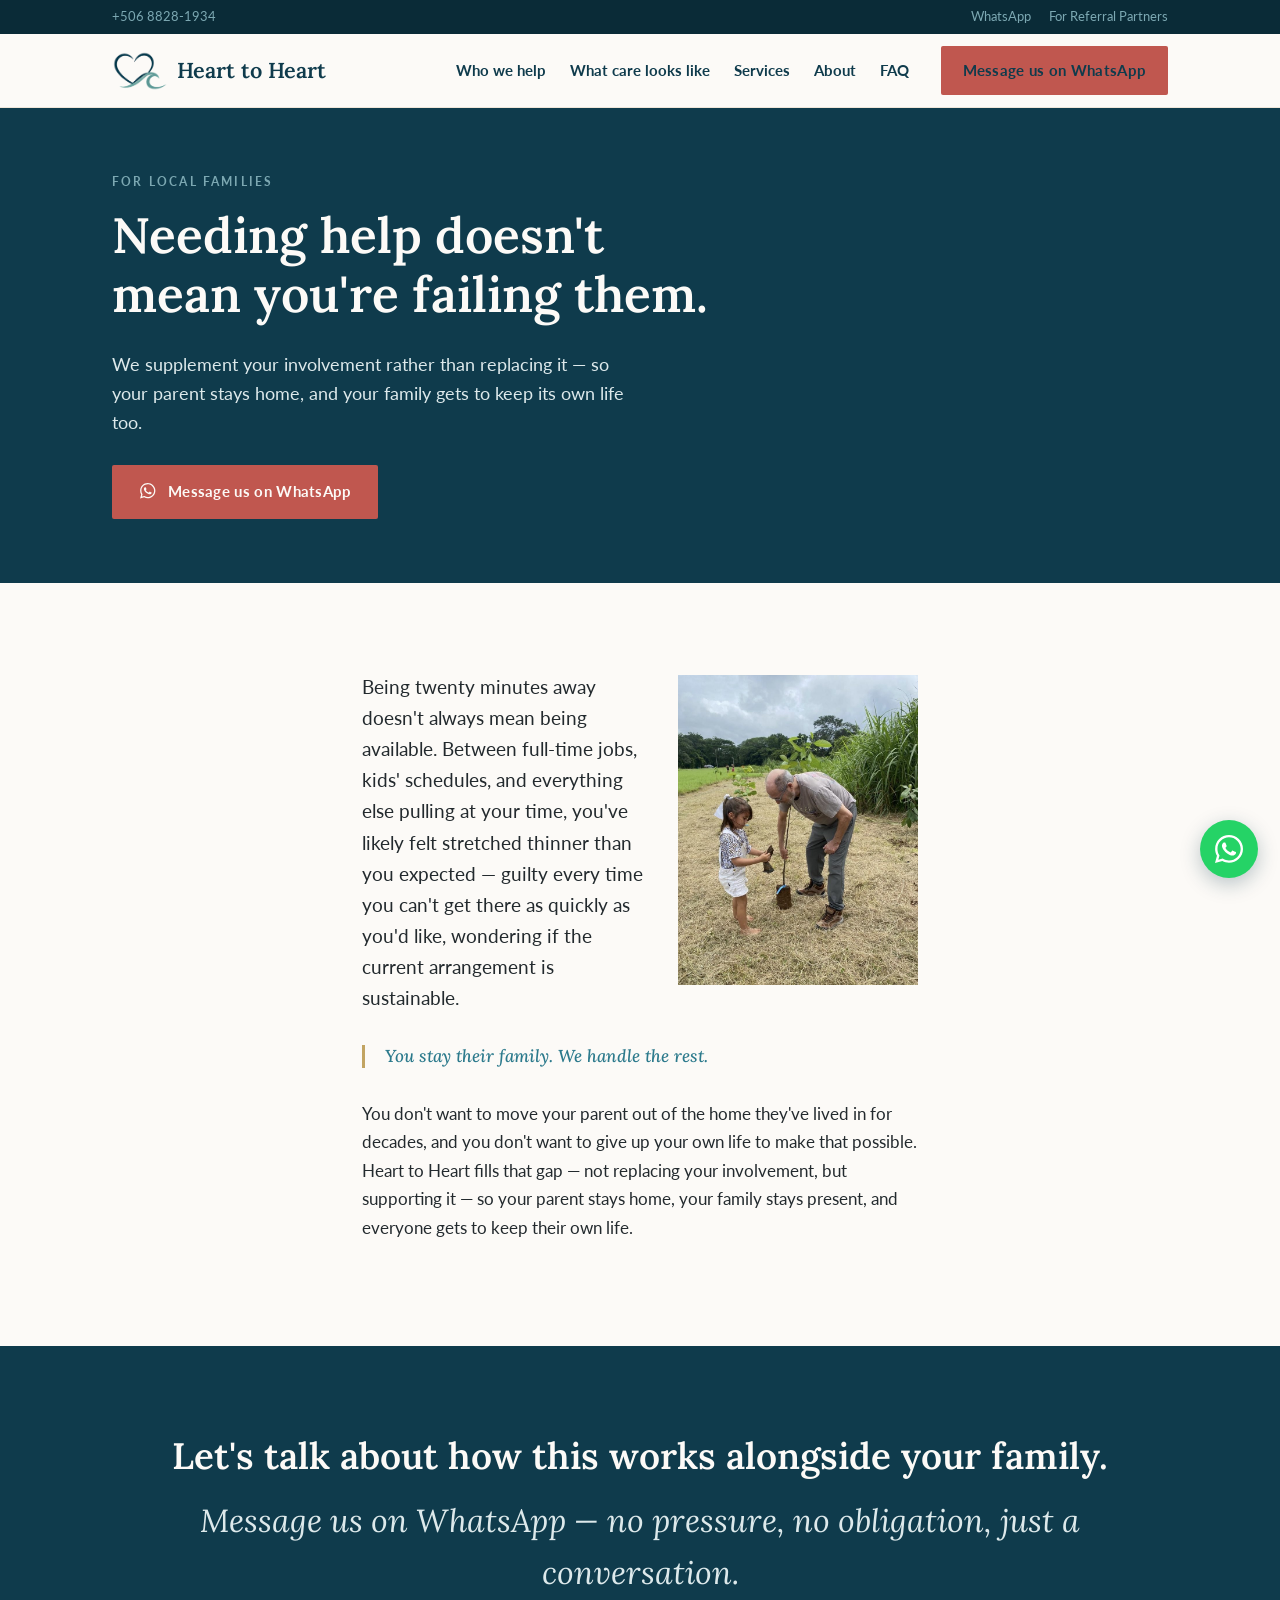
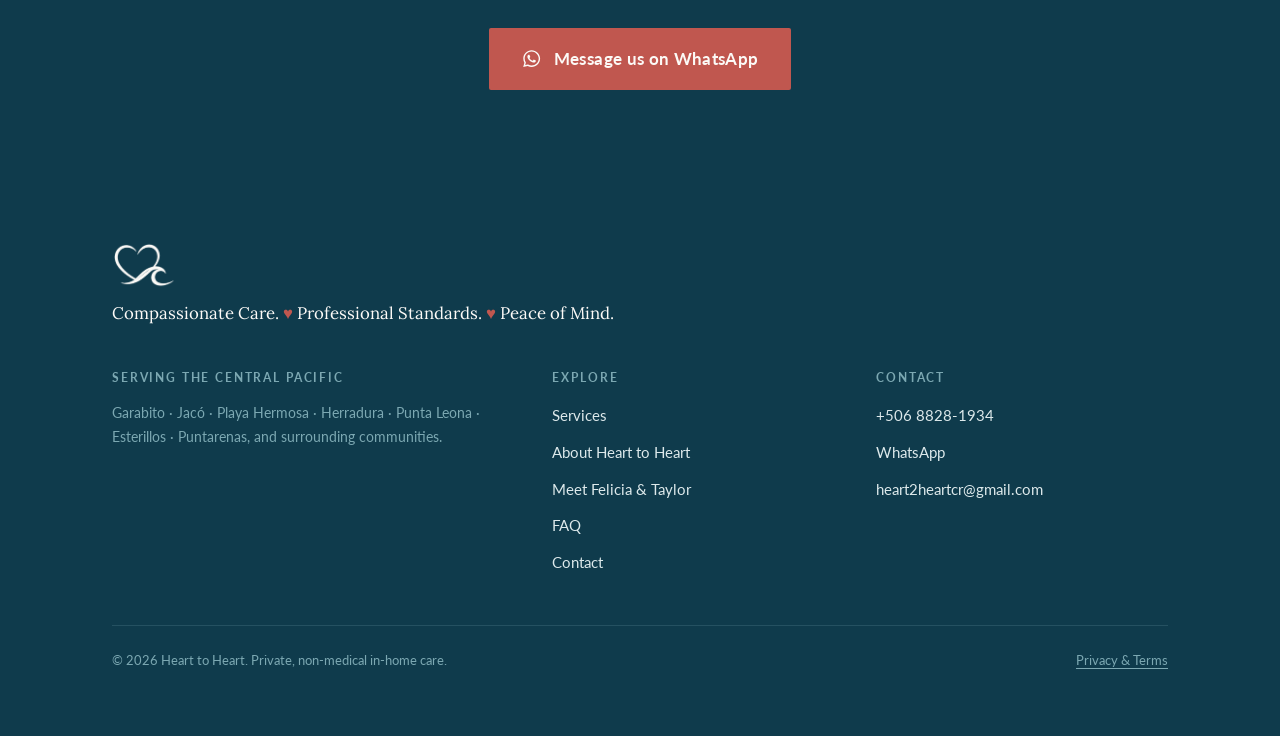
<file: families-local.html>
<!DOCTYPE html>
<html lang="en">
<head>
  <meta charset="UTF-8">
  <meta name="viewport" content="width=device-width, initial-scale=1">
  <title>For Local Families | In-Home Care Support — Central Pacific Costa Rica</title>
  <meta name="description" content="Nearby but stretched thin? Heart to Heart supports local Costa Rican families with daytime companionship and daily help, so your parent stays home and your family stays present.">
  <link rel="canonical" href="https://www.heart2heartcr.com/families-local.html">
  <meta property="og:type" content="website">
  <meta property="og:title" content="Needing help doesn't mean you're failing them. — Heart to Heart">
  <meta property="og:description" content="Nearby but stretched thin? Heart to Heart supports local Costa Rican families with daytime companionship and daily help, so your parent stays home and your family stays present.">
  <meta property="og:url" content="https://www.heart2heartcr.com/families-local.html">
  <meta property="og:image" content="https://www.heart2heartcr.com/assets/logo-mark.png">
  <link rel="icon" href="assets/logo-mark.png">
  <link rel="apple-touch-icon" href="assets/logo-mark.png">
  <link rel="preconnect" href="https://fonts.googleapis.com">
  <link rel="preconnect" href="https://fonts.gstatic.com" crossorigin>
  <link href="https://fonts.googleapis.com/css2?family=Lato:wght@300;400;700&family=Lora:wght@400;500;600&display=swap" rel="stylesheet">
  <link rel="stylesheet" href="css/styles.css">
</head>
<body>
  <a class="skip" href="#main">Skip to content</a>

  <div class="utility">
    <div class="container">
      <a class="u-phone" href="tel:+50688281934">+506 8828-1934</a>
      <a href="https://wa.me/50688281934?text=Hi%2C%20I%27d%20like%20some%20information%20about%20Heart%20to%20Heart." target="_blank" rel="noopener">WhatsApp</a>
      <a href="index.html#partners">For Referral Partners</a>
    </div>
  </div>

  <header class="site-header">
    <div class="container">
      <a class="brand" href="index.html">
        <img src="assets/logo-mark.png" alt="Heart to Heart">
        <span class="wordmark">Heart to Heart</span>
      </a>
      <button class="nav-toggle" aria-label="Menu" aria-expanded="false" aria-controls="primary-nav">
        <span></span><span></span><span></span>
      </button>
      <nav class="primary-nav" id="primary-nav" aria-label="Primary">
        <ul>
          <li><a href="index.html#who" aria-current="page">Who we help</a></li>
          <li><a href="what-care-looks-like.html">What care looks like</a></li>
          <li><a href="services.html">Services</a></li>
          <li><a href="about.html">About</a></li>
          <li><a href="faq.html">FAQ</a></li>
          <li class="nav-cta"><a class="btn btn--primary" href="https://wa.me/50688281934?text=Hi%2C%20I%27d%20like%20some%20information%20about%20Heart%20to%20Heart." target="_blank" rel="noopener">Message us on WhatsApp</a></li>
        </ul>
      </nav>
    </div>
  </header>

  <main id="main">

    <section class="band band--harbor page-hero">
      <div class="container">
        <p class="eyebrow">For local families</p>
        <h1>Needing help doesn't mean you're failing them.</h1>
        <p class="lede">We supplement your involvement rather than replacing it — so your parent stays home, and your family gets to keep its own life too.</p>
        <div class="hero-actions" style="margin-top:1.75rem;">
          <a class="btn btn--primary" href="https://wa.me/50688281934?text=Hi%2C%20I%27d%20like%20some%20information%20about%20Heart%20to%20Heart." target="_blank" rel="noopener">
            <svg class="wa-glyph" viewBox="0 0 448 512" aria-hidden="true"><path d="M380.9 97.1C339 55.1 283.2 32 223.9 32c-122.4 0-222 99.6-222 222 0 39.1 10.2 77.3 29.6 111L0 480l117.7-30.9c32.4 17.7 68.9 27 106.1 27h.1c122.3 0 224.1-99.6 224.1-222 0-59.3-25.2-115-67.1-157zM223.9 438.7c-33.2 0-65.7-8.9-94-25.7l-6.7-4-69.8 18.3L72 359.2l-4.4-7c-18.5-29.4-28.2-63.3-28.2-98.2 0-101.7 82.8-184.5 184.6-184.5 49.3 0 95.6 19.2 130.4 54.1 34.8 34.9 56.2 81.2 56.1 130.5 0 101.8-84.9 184.6-186.6 184.6zm101.2-138.2c-5.5-2.8-32.8-16.2-37.9-18-5.1-1.9-8.8-2.8-12.5 2.8-3.7 5.6-14.3 18-17.6 21.8-3.2 3.7-6.5 4.2-12 1.4-32.6-16.3-54-29.1-75.5-66-5.7-9.8 5.7-9.1 16.3-30.3 1.8-3.7.9-6.9-.5-9.7-1.4-2.8-12.5-30.1-17.1-41.2-4.5-10.8-9.1-9.3-12.5-9.5-3.2-.2-6.9-.2-10.6-.2-3.7 0-9.7 1.4-14.8 6.9-5.1 5.6-19.4 19-19.4 46.3 0 27.3 19.9 53.7 22.6 57.4 2.8 3.7 39.1 59.7 94.8 83.8 35.2 15.2 49 16.5 66.6 13.9 10.7-1.6 32.8-13.4 37.4-26.4 4.6-13 4.6-24.1 3.2-26.4-1.3-2.5-5-3.9-10.5-6.6z"/></svg>
            Message us on WhatsApp
          </a>
        </div>
      </div>
    </section>

    <section class="band band--ivory">
      <div class="container prose">
        <img class="prose-portrait" src="assets/photos/gardening.jpg" alt="A grandfather and grandchild in the garden" width="826" height="1068">
        <p>Being twenty minutes away doesn't always mean being available. Between full-time jobs, kids' schedules, and everything else pulling at your time, you've likely felt stretched thinner than you expected — guilty every time you can't get there as quickly as you'd like, wondering if the current arrangement is sustainable.</p>
        <p class="pullquote">You stay their family. We handle the rest.</p>
        <p>You don't want to move your parent out of the home they've lived in for decades, and you don't want to give up your own life to make that possible. Heart to Heart fills that gap — not replacing your involvement, but supporting it — so your parent stays home, your family stays present, and everyone gets to keep their own life.</p>
      </div>
    </section>

    <section class="band band--harbor interlude">
      <div class="container" style="text-align:center;">
        <h2 style="margin-bottom:1rem;">Let's talk about how this works alongside your family.</h2>
        <p style="color:var(--seafoam); max-width:48ch; margin:0 auto 1.75rem;">Message us on WhatsApp — no pressure, no obligation, just a conversation.</p>
        <a class="btn btn--primary btn--lg" href="https://wa.me/50688281934?text=Hi%2C%20I%27d%20like%20some%20information%20about%20Heart%20to%20Heart." target="_blank" rel="noopener">
            <svg class="wa-glyph" viewBox="0 0 448 512" aria-hidden="true"><path d="M380.9 97.1C339 55.1 283.2 32 223.9 32c-122.4 0-222 99.6-222 222 0 39.1 10.2 77.3 29.6 111L0 480l117.7-30.9c32.4 17.7 68.9 27 106.1 27h.1c122.3 0 224.1-99.6 224.1-222 0-59.3-25.2-115-67.1-157zM223.9 438.7c-33.2 0-65.7-8.9-94-25.7l-6.7-4-69.8 18.3L72 359.2l-4.4-7c-18.5-29.4-28.2-63.3-28.2-98.2 0-101.7 82.8-184.5 184.6-184.5 49.3 0 95.6 19.2 130.4 54.1 34.8 34.9 56.2 81.2 56.1 130.5 0 101.8-84.9 184.6-186.6 184.6zm101.2-138.2c-5.5-2.8-32.8-16.2-37.9-18-5.1-1.9-8.8-2.8-12.5 2.8-3.7 5.6-14.3 18-17.6 21.8-3.2 3.7-6.5 4.2-12 1.4-32.6-16.3-54-29.1-75.5-66-5.7-9.8 5.7-9.1 16.3-30.3 1.8-3.7.9-6.9-.5-9.7-1.4-2.8-12.5-30.1-17.1-41.2-4.5-10.8-9.1-9.3-12.5-9.5-3.2-.2-6.9-.2-10.6-.2-3.7 0-9.7 1.4-14.8 6.9-5.1 5.6-19.4 19-19.4 46.3 0 27.3 19.9 53.7 22.6 57.4 2.8 3.7 39.1 59.7 94.8 83.8 35.2 15.2 49 16.5 66.6 13.9 10.7-1.6 32.8-13.4 37.4-26.4 4.6-13 4.6-24.1 3.2-26.4-1.3-2.5-5-3.9-10.5-6.6z"/></svg>
            Message us on WhatsApp
          </a>
      </div>
    </section>

  </main>

  <footer class="site-footer">
    <div class="container">
      <div class="footer-brand">
        <img src="assets/logo-mark-reverse.png" alt="Heart to Heart">
        <p class="brand-line">Compassionate Care. <span class="heartmark">&#9829;</span> Professional Standards. <span class="heartmark">&#9829;</span> Peace of Mind.</p>
      </div>
      <div class="footer-cols">
        <div>
          <h4>Serving the Central Pacific</h4>
          <p class="service-area">Garabito &middot; Jac&oacute; &middot; Playa Hermosa &middot; Herradura &middot; Punta Leona &middot; Esterillos &middot; Puntarenas, and surrounding communities.</p>
        </div>
        <div>
          <h4>Explore</h4>
          <ul>
            <li><a href="services.html">Services</a></li>
            <li><a href="about.html">About Heart to Heart</a></li>
            <li><a href="meet-felicia.html">Meet Felicia &amp; Taylor</a></li>
            <li><a href="faq.html">FAQ</a></li>
            <li><a href="contact.html">Contact</a></li>
          </ul>
        </div>
        <div>
          <h4>Contact</h4>
          <ul>
            <li><a href="tel:+50688281934">+506 8828-1934</a></li>
            <li><a href="https://wa.me/50688281934?text=Hi%2C%20I%27d%20like%20some%20information%20about%20Heart%20to%20Heart." target="_blank" rel="noopener">WhatsApp</a></li>
            <li><a href="mailto:heart2heartcr@gmail.com">heart2heartcr@gmail.com</a></li>
          </ul>
        </div>
      </div>
      <div class="footer-bottom">
        <span>&copy; <span id="year">2026</span> Heart to Heart. Private, non-medical in-home care.</span>
        <a href="privacy.html">Privacy &amp; Terms</a>
      </div>
    </div>
  </footer>

  <a class="wa-bubble" href="https://wa.me/50688281934?text=Hi%2C%20I%27d%20like%20some%20information%20about%20Heart%20to%20Heart." target="_blank" rel="noopener" aria-label="Chat with us on WhatsApp">
    <svg  viewBox="0 0 448 512" aria-hidden="true"><path d="M380.9 97.1C339 55.1 283.2 32 223.9 32c-122.4 0-222 99.6-222 222 0 39.1 10.2 77.3 29.6 111L0 480l117.7-30.9c32.4 17.7 68.9 27 106.1 27h.1c122.3 0 224.1-99.6 224.1-222 0-59.3-25.2-115-67.1-157zM223.9 438.7c-33.2 0-65.7-8.9-94-25.7l-6.7-4-69.8 18.3L72 359.2l-4.4-7c-18.5-29.4-28.2-63.3-28.2-98.2 0-101.7 82.8-184.5 184.6-184.5 49.3 0 95.6 19.2 130.4 54.1 34.8 34.9 56.2 81.2 56.1 130.5 0 101.8-84.9 184.6-186.6 184.6zm101.2-138.2c-5.5-2.8-32.8-16.2-37.9-18-5.1-1.9-8.8-2.8-12.5 2.8-3.7 5.6-14.3 18-17.6 21.8-3.2 3.7-6.5 4.2-12 1.4-32.6-16.3-54-29.1-75.5-66-5.7-9.8 5.7-9.1 16.3-30.3 1.8-3.7.9-6.9-.5-9.7-1.4-2.8-12.5-30.1-17.1-41.2-4.5-10.8-9.1-9.3-12.5-9.5-3.2-.2-6.9-.2-10.6-.2-3.7 0-9.7 1.4-14.8 6.9-5.1 5.6-19.4 19-19.4 46.3 0 27.3 19.9 53.7 22.6 57.4 2.8 3.7 39.1 59.7 94.8 83.8 35.2 15.2 49 16.5 66.6 13.9 10.7-1.6 32.8-13.4 37.4-26.4 4.6-13 4.6-24.1 3.2-26.4-1.3-2.5-5-3.9-10.5-6.6z"/></svg>
  </a>

  <nav class="mobile-bar" aria-label="Quick actions">
    <a href="tel:+50688281934">Call</a>
    <a href="mailto:heart2heartcr@gmail.com">Email</a>
    <a class="schedule" href="https://wa.me/50688281934?text=Hi%2C%20I%27d%20like%20some%20information%20about%20Heart%20to%20Heart." target="_blank" rel="noopener">WhatsApp</a>
  </nav>

  <script>
    (function () {
      var toggle = document.querySelector('.nav-toggle');
      var nav = document.getElementById('primary-nav');
      if (toggle && nav) {
        toggle.addEventListener('click', function () {
          var open = nav.classList.toggle('open');
          toggle.setAttribute('aria-expanded', open ? 'true' : 'false');
        });
        nav.addEventListener('click', function (e) {
          if (e.target.tagName === 'A') { nav.classList.remove('open'); toggle.setAttribute('aria-expanded', 'false'); }
        });
      }
      var y = document.getElementById('year');
      if (y) y.textContent = new Date().getFullYear();
    })();
  </script>
</body>
</html>
</file>
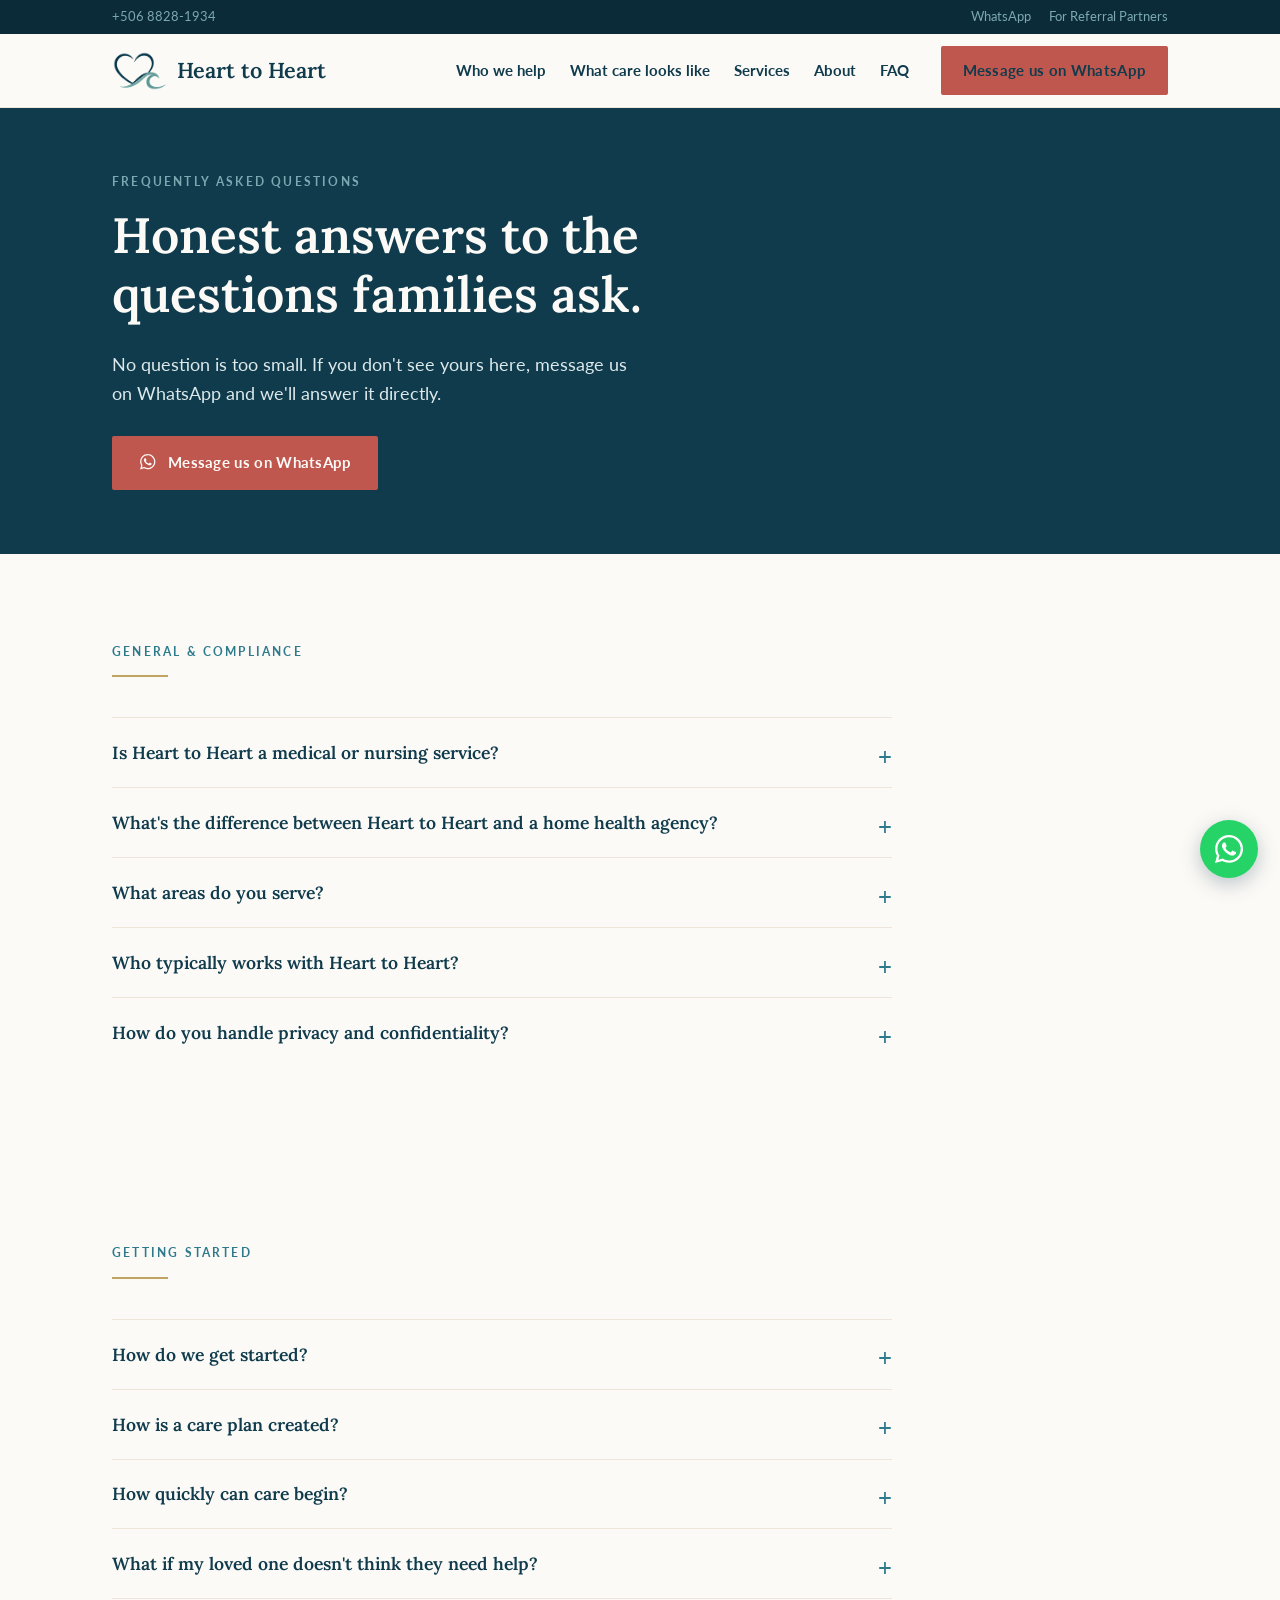
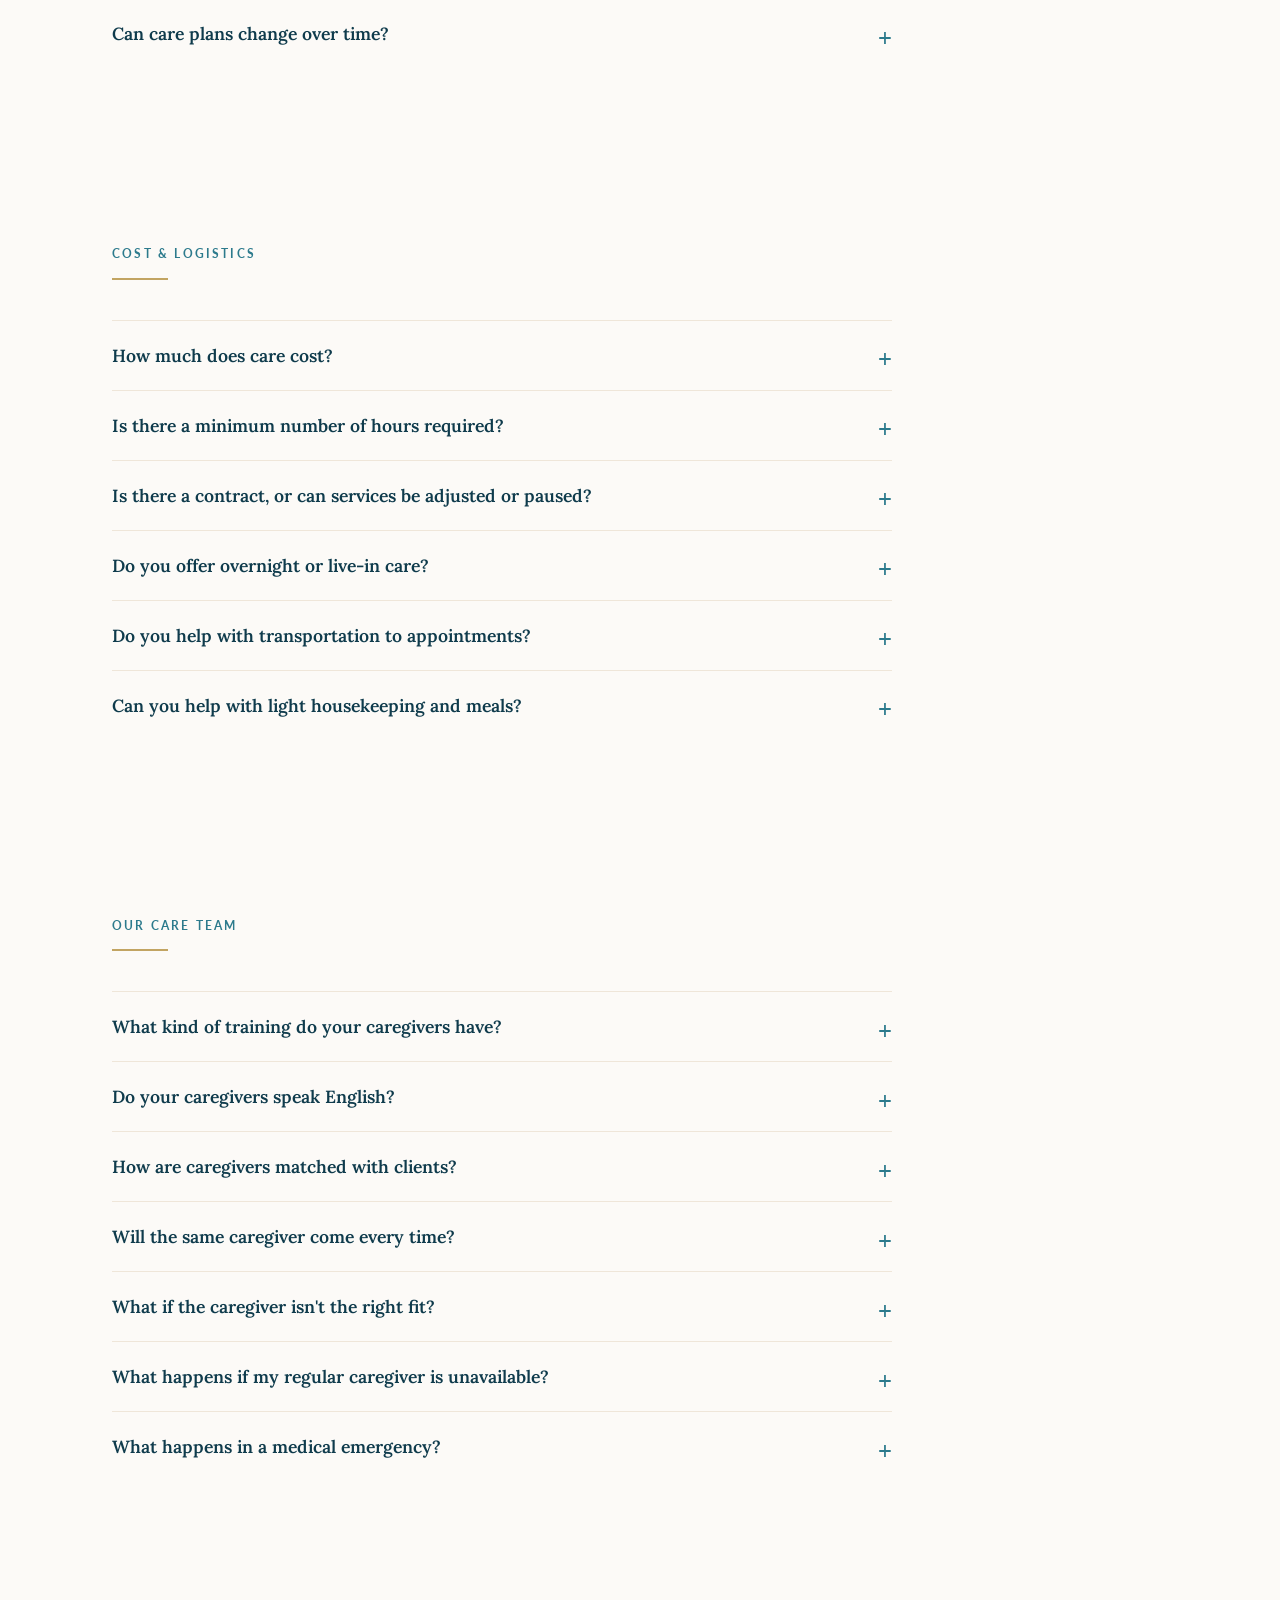
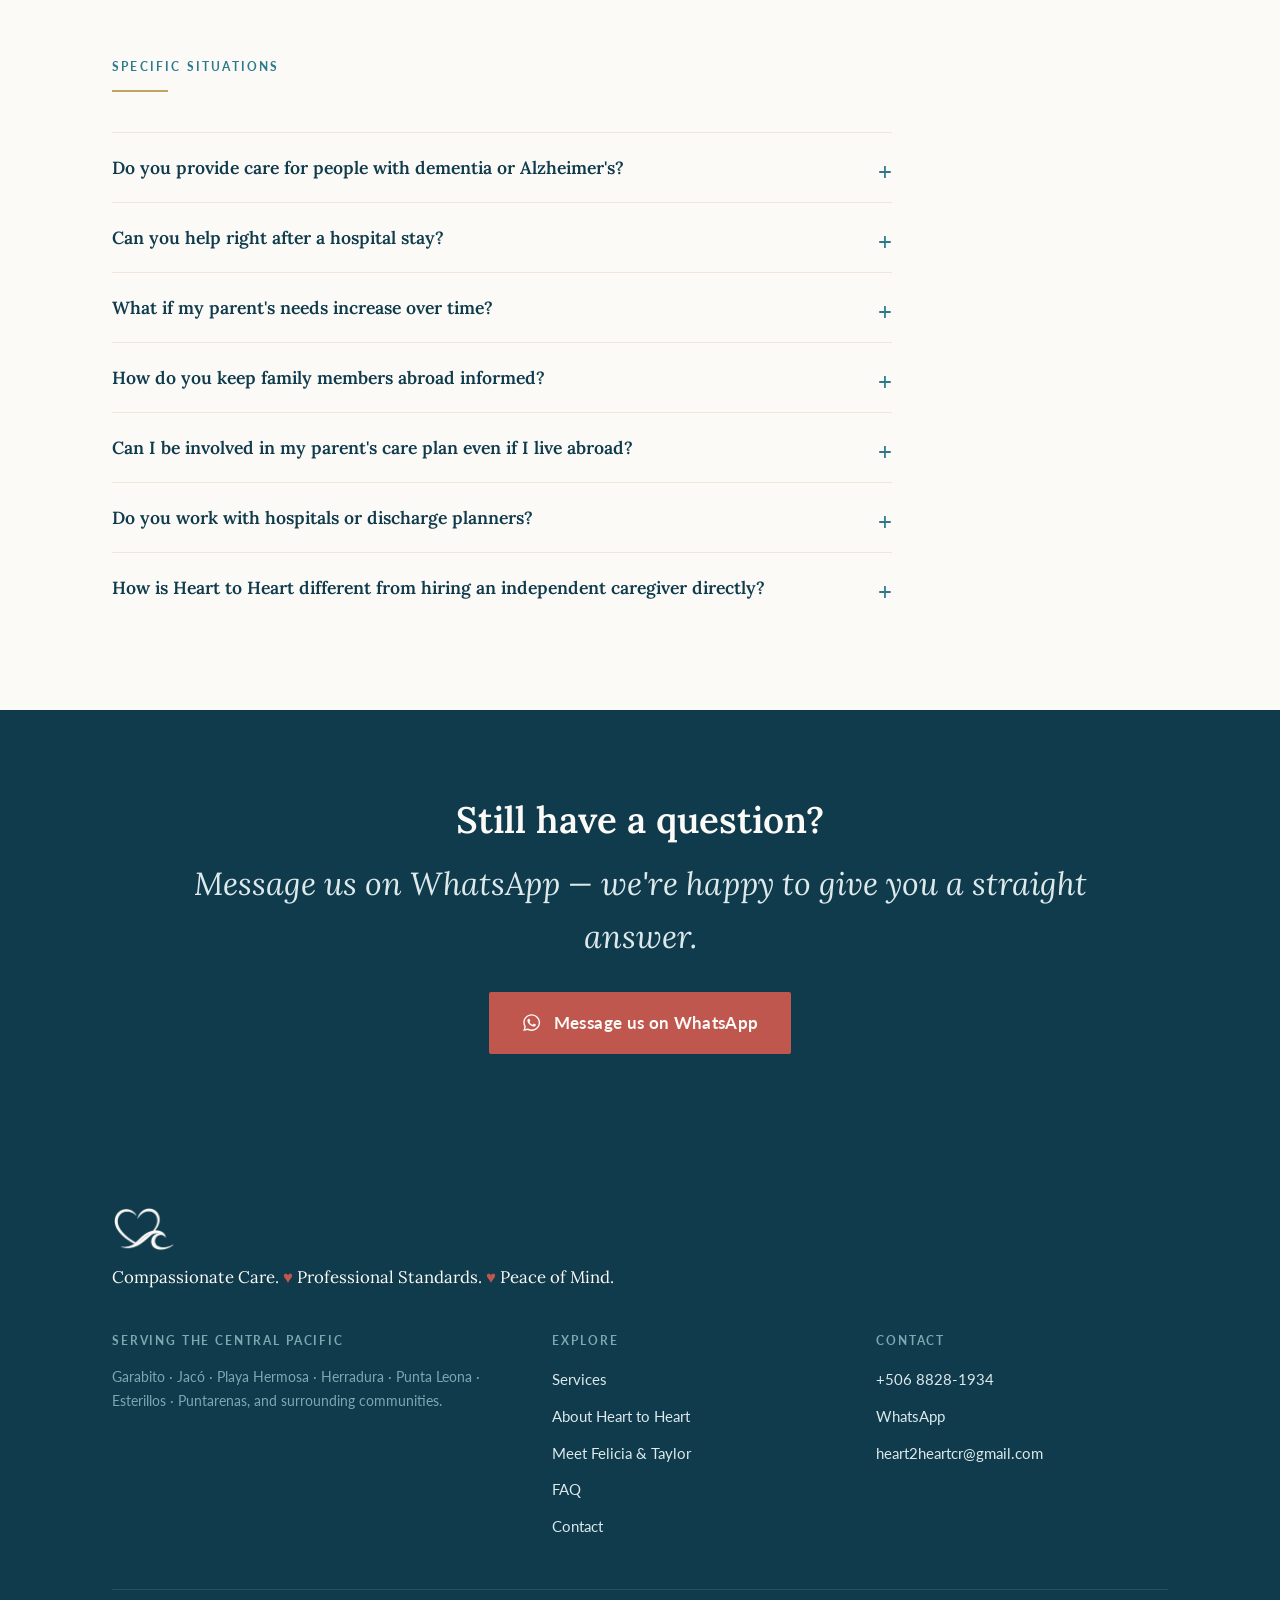
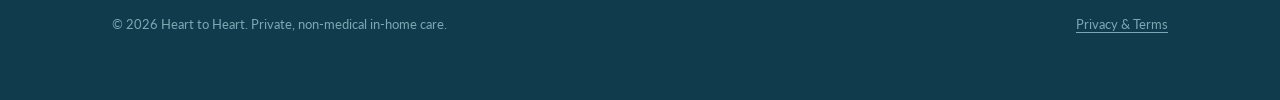
<file: faq.html>
<!DOCTYPE html>
<html lang="en">
<head>
  <meta charset="UTF-8">
  <meta name="viewport" content="width=device-width, initial-scale=1">
  <title>Frequently Asked Questions | Heart to Heart — In-Home Care Costa Rica</title>
  <meta name="description" content="Honest answers to the questions families ask before hiring private in-home care in Costa Rica — cost, caregivers, getting started, memory care, recovery, and families abroad.">
  <link rel="canonical" href="https://www.heart2heartcr.com/faq.html">
  <meta property="og:type" content="website">
  <meta property="og:title" content="Honest answers to the questions families ask. — Heart to Heart">
  <meta property="og:description" content="Honest answers to the questions families ask before hiring private in-home care in Costa Rica — cost, caregivers, getting started, memory care, recovery, and families abroad.">
  <meta property="og:url" content="https://www.heart2heartcr.com/faq.html">
  <meta property="og:image" content="https://www.heart2heartcr.com/assets/logo-mark.png">
  <link rel="icon" href="assets/logo-mark.png">
  <link rel="apple-touch-icon" href="assets/logo-mark.png">
  <link rel="preconnect" href="https://fonts.googleapis.com">
  <link rel="preconnect" href="https://fonts.gstatic.com" crossorigin>
  <link href="https://fonts.googleapis.com/css2?family=Lato:wght@300;400;700&family=Lora:wght@400;500;600&display=swap" rel="stylesheet">
  <link rel="stylesheet" href="css/styles.css">
</head>
<body>
  <a class="skip" href="#main">Skip to content</a>

  <div class="utility">
    <div class="container">
      <a class="u-phone" href="tel:+50688281934">+506 8828-1934</a>
      <a href="https://wa.me/50688281934?text=Hi%2C%20I%27d%20like%20some%20information%20about%20Heart%20to%20Heart." target="_blank" rel="noopener">WhatsApp</a>
      <a href="index.html#partners">For Referral Partners</a>
    </div>
  </div>

  <header class="site-header">
    <div class="container">
      <a class="brand" href="index.html">
        <img src="assets/logo-mark.png" alt="Heart to Heart">
        <span class="wordmark">Heart to Heart</span>
      </a>
      <button class="nav-toggle" aria-label="Menu" aria-expanded="false" aria-controls="primary-nav">
        <span></span><span></span><span></span>
      </button>
      <nav class="primary-nav" id="primary-nav" aria-label="Primary">
        <ul>
          <li><a href="index.html#who">Who we help</a></li>
          <li><a href="what-care-looks-like.html">What care looks like</a></li>
          <li><a href="services.html">Services</a></li>
          <li><a href="about.html">About</a></li>
          <li><a href="faq.html" aria-current="page">FAQ</a></li>
          <li class="nav-cta"><a class="btn btn--primary" href="https://wa.me/50688281934?text=Hi%2C%20I%27d%20like%20some%20information%20about%20Heart%20to%20Heart." target="_blank" rel="noopener">Message us on WhatsApp</a></li>
        </ul>
      </nav>
    </div>
  </header>

  <main id="main">

    <section class="band band--harbor page-hero">
      <div class="container">
        <p class="eyebrow">Frequently asked questions</p>
        <h1>Honest answers to the questions families ask.</h1>
        <p class="lede">No question is too small. If you don't see yours here, message us on WhatsApp and we'll answer it directly.</p>
        <div class="hero-actions" style="margin-top:1.75rem;">
          <a class="btn btn--primary" href="https://wa.me/50688281934?text=Hi%2C%20I%27d%20like%20some%20information%20about%20Heart%20to%20Heart." target="_blank" rel="noopener">
            <svg class="wa-glyph" viewBox="0 0 448 512" aria-hidden="true"><path d="M380.9 97.1C339 55.1 283.2 32 223.9 32c-122.4 0-222 99.6-222 222 0 39.1 10.2 77.3 29.6 111L0 480l117.7-30.9c32.4 17.7 68.9 27 106.1 27h.1c122.3 0 224.1-99.6 224.1-222 0-59.3-25.2-115-67.1-157zM223.9 438.7c-33.2 0-65.7-8.9-94-25.7l-6.7-4-69.8 18.3L72 359.2l-4.4-7c-18.5-29.4-28.2-63.3-28.2-98.2 0-101.7 82.8-184.5 184.6-184.5 49.3 0 95.6 19.2 130.4 54.1 34.8 34.9 56.2 81.2 56.1 130.5 0 101.8-84.9 184.6-186.6 184.6zm101.2-138.2c-5.5-2.8-32.8-16.2-37.9-18-5.1-1.9-8.8-2.8-12.5 2.8-3.7 5.6-14.3 18-17.6 21.8-3.2 3.7-6.5 4.2-12 1.4-32.6-16.3-54-29.1-75.5-66-5.7-9.8 5.7-9.1 16.3-30.3 1.8-3.7.9-6.9-.5-9.7-1.4-2.8-12.5-30.1-17.1-41.2-4.5-10.8-9.1-9.3-12.5-9.5-3.2-.2-6.9-.2-10.6-.2-3.7 0-9.7 1.4-14.8 6.9-5.1 5.6-19.4 19-19.4 46.3 0 27.3 19.9 53.7 22.6 57.4 2.8 3.7 39.1 59.7 94.8 83.8 35.2 15.2 49 16.5 66.6 13.9 10.7-1.6 32.8-13.4 37.4-26.4 4.6-13 4.6-24.1 3.2-26.4-1.3-2.5-5-3.9-10.5-6.6z"/></svg>
            Message us on WhatsApp
          </a>
        </div>
      </div>
    </section>

    <section class="band band--ivory">
      <div class="container">
        <div class="band-head"><p class="eyebrow">General &amp; compliance</p><hr class="rule"></div>
        <div class="faq">
          <details><summary>Is Heart to Heart a medical or nursing service?</summary><p>No. We're a private, non-medical in-home care and lifestyle support company. We don't provide medical treatment, and we don't replace a physician or home health agency. What we offer is compassionate, professionally guided support that helps clients live safely and independently at home — with a level of observation and communication most private care companies don't provide.</p></details>
          <details><summary>What's the difference between Heart to Heart and a home health agency?</summary><p>Home health agencies are typically focused on medical, task-based care delivered by clinical staff. Heart to Heart focuses on the whole person — building relationships and individualized plans around daily living, companionship, and peace of mind, guided by professional healthcare oversight rather than functioning as a medical provider.</p></details>
          <details><summary>What areas do you serve?</summary><p>We provide care throughout Costa Rica's Central Pacific region, including Garabito, Jac&oacute;, Playa Hermosa, Herradura, Punta Leona, Esterillos, Puntarenas, and surrounding communities.</p></details>
          <details><summary>Who typically works with Heart to Heart?</summary><p>Our clients are often retirees living in Costa Rica, families abroad with aging parents here, individuals recovering after illness or hospitalization, people living with dementia or memory changes, and anyone who wants more support with daily life.</p></details>
          <details><summary>How do you handle privacy and confidentiality?</summary><p>Families and clients can expect their personal information and circumstances to be treated with discretion and respect at every step, from the initial assessment through ongoing care.</p></details>
        </div>
      </div>
    </section>

    <section class="band band--ivory">
      <div class="container">
        <div class="band-head"><p class="eyebrow">Getting started</p><hr class="rule"></div>
        <div class="faq">
          <details><summary>How do we get started?</summary><p>Message us on WhatsApp, call, or email. We'll walk through your family's situation, answer your questions, and arrange a complimentary in-home assessment.</p></details>
          <details><summary>How is a care plan created?</summary><p>Every relationship starts with a complimentary in-home assessment. We get to know the client's routines, preferences, health goals, and level of independence, then build a care plan around that specific person — never a standard package.</p></details>
          <details><summary>How quickly can care begin?</summary><p>Timelines depend on your family's needs and the type of support required. In many cases, we can arrange a complimentary in-home assessment within days and begin building a care plan shortly after.</p></details>
          <details><summary>What if my loved one doesn't think they need help?</summary><p>This is one of the most common concerns families bring to us. Our approach starts with a conversation, not a directive — caregivers build trust gradually, respecting independence rather than overriding it. Many clients who were initially hesitant come to see their caregiver as a trusted companion.</p></details>
          <details><summary>Can care plans change over time?</summary><p>Yes. Needs change, and so should the plan. We regularly reassess and adjust care as circumstances evolve, especially for clients recovering from illness or navigating memory changes.</p></details>
        </div>
      </div>
    </section>

    <section class="band band--ivory">
      <div class="container">
        <div class="band-head"><p class="eyebrow">Cost &amp; logistics</p><hr class="rule"></div>
        <div class="faq">
          <details><summary>How much does care cost?</summary><p>Cost depends on the level of care a client needs. Because every care plan is built around a specific person rather than a fixed package, we walk through exact pricing during your complimentary in-home assessment — so there are no surprises.</p></details>
          <details><summary>Is there a minimum number of hours required?</summary><p>There's currently no minimum number of hours required to begin care with Heart to Heart.</p></details>
          <details><summary>Is there a contract, or can services be adjusted or paused?</summary><p>Care begins with an agreement that can be adjusted to include more or less support as needs change — weekly hours aren't locked into a fixed contract. The one exception is distance: if a client's location requires additional travel time, a minimum number of hours may apply.</p></details>
          <details><summary>Do you offer overnight or live-in care?</summary><p>Yes. Heart to Heart offers overnight coverage, temporary live-in support, and full 24-hour care, depending on what a client's situation calls for. These options are built into an individualized care plan, not treated as a separate add-on.</p></details>
          <details><summary>Do you help with transportation to appointments?</summary><p>Yes. Reliable transportation is part of our Personalized Daily Living Support, helping clients stay connected, independent, and engaged in their community.</p></details>
          <details><summary>Can you help with light housekeeping and meals?</summary><p>Yes. Personalized Daily Living Support includes maintaining a comfortable, well-kept home and preparing nutritious meals that fit familiar routines and preferences.</p></details>
        </div>
      </div>
    </section>

    <section class="band band--ivory">
      <div class="container">
        <div class="band-head"><p class="eyebrow">Our care team</p><hr class="rule"></div>
        <div class="faq">
          <details><summary>What kind of training do your caregivers have?</summary><p>Our caregivers receive guidance and ongoing support from experienced healthcare professionals, including a Registered Respiratory Therapist trained in advanced emergency response. Caregivers are trained to recognize early warning signs of emergencies such as heart attack, stroke, and choking, and to respond quickly and appropriately. This adds a layer of professional observation and communication — without functioning as medical treatment or physician care.</p></details>
          <details><summary>Do your caregivers speak English?</summary><p>Yes. Our caregivers are fluent in English and proficient to fluent in Spanish, so clients and families can communicate comfortably, and nothing gets lost between a caregiver, a client, and family members abroad.</p></details>
          <details><summary>How are caregivers matched with clients?</summary><p>Caregivers are matched based on the client's personality, needs, and preferences, identified during the initial in-home assessment. Because relationships are central to how we care for people, we prioritize consistency — the same caregiver, building the same trust, over time.</p></details>
          <details><summary>Will the same caregiver come every time?</summary><p>Consistency is central to how we work. Clients build real relationships with caregivers who know them well, rather than rotating through unfamiliar faces.</p></details>
          <details><summary>What if the caregiver isn't the right fit?</summary><p>Fit matters as much as skill. We always aim to place the right caregiver with the right client, and if something isn't working, we'll find another match. Your family's comfort and trust always come first.</p></details>
          <details><summary>What happens if my regular caregiver is unavailable?</summary><p>We always aim to place the right caregiver with the right client from the start. If a match isn't working the way it should, we'll find a better fit. Any change is handled thoughtfully and communicated clearly with the family.</p></details>
          <details><summary>What happens in a medical emergency?</summary><p>Our caregivers are trained to recognize early warning signs of emergencies and to respond quickly and appropriately — including notifying family members and emergency services. This is not medical treatment; it's professional observation and fast, informed communication when it matters most.</p></details>
        </div>
      </div>
    </section>

    <section class="band band--ivory">
      <div class="container">
        <div class="band-head"><p class="eyebrow">Specific situations</p><hr class="rule"></div>
        <div class="faq">
          <details><summary>Do you provide care for people with dementia or Alzheimer's?</summary><p>Yes. Our Memory &amp; Cognitive Support services provide patient, consistent care for clients living with dementia, Alzheimer's, or other memory changes, delivered by caregivers trained to respond with calm and consistency.</p></details>
          <details><summary>Can you help right after a hospital stay?</summary><p>Yes. Our Recovery &amp; Transitional Support is designed exactly for this — short-term, attentive support that helps clients heal safely at home after a hospital stay, illness, or diagnosis such as stroke or Parkinson's.</p></details>
          <details><summary>What if my parent's needs increase over time?</summary><p>Care plans are reassessed regularly and adjusted as circumstances change, so families never have to wonder whether the current support still fits.</p></details>
          <details><summary>How do you keep family members abroad informed?</summary><p>Families who live abroad are kept closely informed through regular, honest updates, so they always know how their loved one is doing — even from thousands of miles away.</p></details>
          <details><summary>Can I be involved in my parent's care plan even if I live abroad?</summary><p>Absolutely. We build a direct line of communication with family members abroad, so you can stay informed and involved in decisions, regardless of distance.</p></details>
          <details><summary>Do you work with hospitals or discharge planners?</summary><p>Yes. We coordinate closely with families and discharge planners to build safe, well-supported transitions home after a hospital stay, illness, or procedure.</p></details>
          <details><summary>How is Heart to Heart different from hiring an independent caregiver directly?</summary><p>Independent caregivers often come without formal training, oversight, or accountability. Every Heart to Heart caregiver is guided by ongoing support from experienced healthcare professionals, including a Registered Respiratory Therapist, and works within an individualized care plan that is actively monitored and adjusted — giving families a level of structure, consistency, and professional oversight that informal arrangements typically can't offer.</p></details>
        </div>
      </div>
    </section>

    <section class="band band--harbor interlude">
      <div class="container" style="text-align:center;">
        <h2 style="margin-bottom:1rem;">Still have a question?</h2>
        <p style="color:var(--seafoam); max-width:48ch; margin:0 auto 1.75rem;">Message us on WhatsApp — we're happy to give you a straight answer.</p>
        <a class="btn btn--primary btn--lg" href="https://wa.me/50688281934?text=Hi%2C%20I%27d%20like%20some%20information%20about%20Heart%20to%20Heart." target="_blank" rel="noopener">
            <svg class="wa-glyph" viewBox="0 0 448 512" aria-hidden="true"><path d="M380.9 97.1C339 55.1 283.2 32 223.9 32c-122.4 0-222 99.6-222 222 0 39.1 10.2 77.3 29.6 111L0 480l117.7-30.9c32.4 17.7 68.9 27 106.1 27h.1c122.3 0 224.1-99.6 224.1-222 0-59.3-25.2-115-67.1-157zM223.9 438.7c-33.2 0-65.7-8.9-94-25.7l-6.7-4-69.8 18.3L72 359.2l-4.4-7c-18.5-29.4-28.2-63.3-28.2-98.2 0-101.7 82.8-184.5 184.6-184.5 49.3 0 95.6 19.2 130.4 54.1 34.8 34.9 56.2 81.2 56.1 130.5 0 101.8-84.9 184.6-186.6 184.6zm101.2-138.2c-5.5-2.8-32.8-16.2-37.9-18-5.1-1.9-8.8-2.8-12.5 2.8-3.7 5.6-14.3 18-17.6 21.8-3.2 3.7-6.5 4.2-12 1.4-32.6-16.3-54-29.1-75.5-66-5.7-9.8 5.7-9.1 16.3-30.3 1.8-3.7.9-6.9-.5-9.7-1.4-2.8-12.5-30.1-17.1-41.2-4.5-10.8-9.1-9.3-12.5-9.5-3.2-.2-6.9-.2-10.6-.2-3.7 0-9.7 1.4-14.8 6.9-5.1 5.6-19.4 19-19.4 46.3 0 27.3 19.9 53.7 22.6 57.4 2.8 3.7 39.1 59.7 94.8 83.8 35.2 15.2 49 16.5 66.6 13.9 10.7-1.6 32.8-13.4 37.4-26.4 4.6-13 4.6-24.1 3.2-26.4-1.3-2.5-5-3.9-10.5-6.6z"/></svg>
            Message us on WhatsApp
          </a>
      </div>
    </section>

  </main>

  <footer class="site-footer">
    <div class="container">
      <div class="footer-brand">
        <img src="assets/logo-mark-reverse.png" alt="Heart to Heart">
        <p class="brand-line">Compassionate Care. <span class="heartmark">&#9829;</span> Professional Standards. <span class="heartmark">&#9829;</span> Peace of Mind.</p>
      </div>
      <div class="footer-cols">
        <div>
          <h4>Serving the Central Pacific</h4>
          <p class="service-area">Garabito &middot; Jac&oacute; &middot; Playa Hermosa &middot; Herradura &middot; Punta Leona &middot; Esterillos &middot; Puntarenas, and surrounding communities.</p>
        </div>
        <div>
          <h4>Explore</h4>
          <ul>
            <li><a href="services.html">Services</a></li>
            <li><a href="about.html">About Heart to Heart</a></li>
            <li><a href="meet-felicia.html">Meet Felicia &amp; Taylor</a></li>
            <li><a href="faq.html">FAQ</a></li>
            <li><a href="contact.html">Contact</a></li>
          </ul>
        </div>
        <div>
          <h4>Contact</h4>
          <ul>
            <li><a href="tel:+50688281934">+506 8828-1934</a></li>
            <li><a href="https://wa.me/50688281934?text=Hi%2C%20I%27d%20like%20some%20information%20about%20Heart%20to%20Heart." target="_blank" rel="noopener">WhatsApp</a></li>
            <li><a href="mailto:heart2heartcr@gmail.com">heart2heartcr@gmail.com</a></li>
          </ul>
        </div>
      </div>
      <div class="footer-bottom">
        <span>&copy; <span id="year">2026</span> Heart to Heart. Private, non-medical in-home care.</span>
        <a href="privacy.html">Privacy &amp; Terms</a>
      </div>
    </div>
  </footer>

  <a class="wa-bubble" href="https://wa.me/50688281934?text=Hi%2C%20I%27d%20like%20some%20information%20about%20Heart%20to%20Heart." target="_blank" rel="noopener" aria-label="Chat with us on WhatsApp">
    <svg  viewBox="0 0 448 512" aria-hidden="true"><path d="M380.9 97.1C339 55.1 283.2 32 223.9 32c-122.4 0-222 99.6-222 222 0 39.1 10.2 77.3 29.6 111L0 480l117.7-30.9c32.4 17.7 68.9 27 106.1 27h.1c122.3 0 224.1-99.6 224.1-222 0-59.3-25.2-115-67.1-157zM223.9 438.7c-33.2 0-65.7-8.9-94-25.7l-6.7-4-69.8 18.3L72 359.2l-4.4-7c-18.5-29.4-28.2-63.3-28.2-98.2 0-101.7 82.8-184.5 184.6-184.5 49.3 0 95.6 19.2 130.4 54.1 34.8 34.9 56.2 81.2 56.1 130.5 0 101.8-84.9 184.6-186.6 184.6zm101.2-138.2c-5.5-2.8-32.8-16.2-37.9-18-5.1-1.9-8.8-2.8-12.5 2.8-3.7 5.6-14.3 18-17.6 21.8-3.2 3.7-6.5 4.2-12 1.4-32.6-16.3-54-29.1-75.5-66-5.7-9.8 5.7-9.1 16.3-30.3 1.8-3.7.9-6.9-.5-9.7-1.4-2.8-12.5-30.1-17.1-41.2-4.5-10.8-9.1-9.3-12.5-9.5-3.2-.2-6.9-.2-10.6-.2-3.7 0-9.7 1.4-14.8 6.9-5.1 5.6-19.4 19-19.4 46.3 0 27.3 19.9 53.7 22.6 57.4 2.8 3.7 39.1 59.7 94.8 83.8 35.2 15.2 49 16.5 66.6 13.9 10.7-1.6 32.8-13.4 37.4-26.4 4.6-13 4.6-24.1 3.2-26.4-1.3-2.5-5-3.9-10.5-6.6z"/></svg>
  </a>

  <nav class="mobile-bar" aria-label="Quick actions">
    <a href="tel:+50688281934">Call</a>
    <a href="mailto:heart2heartcr@gmail.com">Email</a>
    <a class="schedule" href="https://wa.me/50688281934?text=Hi%2C%20I%27d%20like%20some%20information%20about%20Heart%20to%20Heart." target="_blank" rel="noopener">WhatsApp</a>
  </nav>

  <script>
    (function () {
      var toggle = document.querySelector('.nav-toggle');
      var nav = document.getElementById('primary-nav');
      if (toggle && nav) {
        toggle.addEventListener('click', function () {
          var open = nav.classList.toggle('open');
          toggle.setAttribute('aria-expanded', open ? 'true' : 'false');
        });
        nav.addEventListener('click', function (e) {
          if (e.target.tagName === 'A') { nav.classList.remove('open'); toggle.setAttribute('aria-expanded', 'false'); }
        });
      }
      var y = document.getElementById('year');
      if (y) y.textContent = new Date().getFullYear();
    })();
  </script>
</body>
</html>
</file>
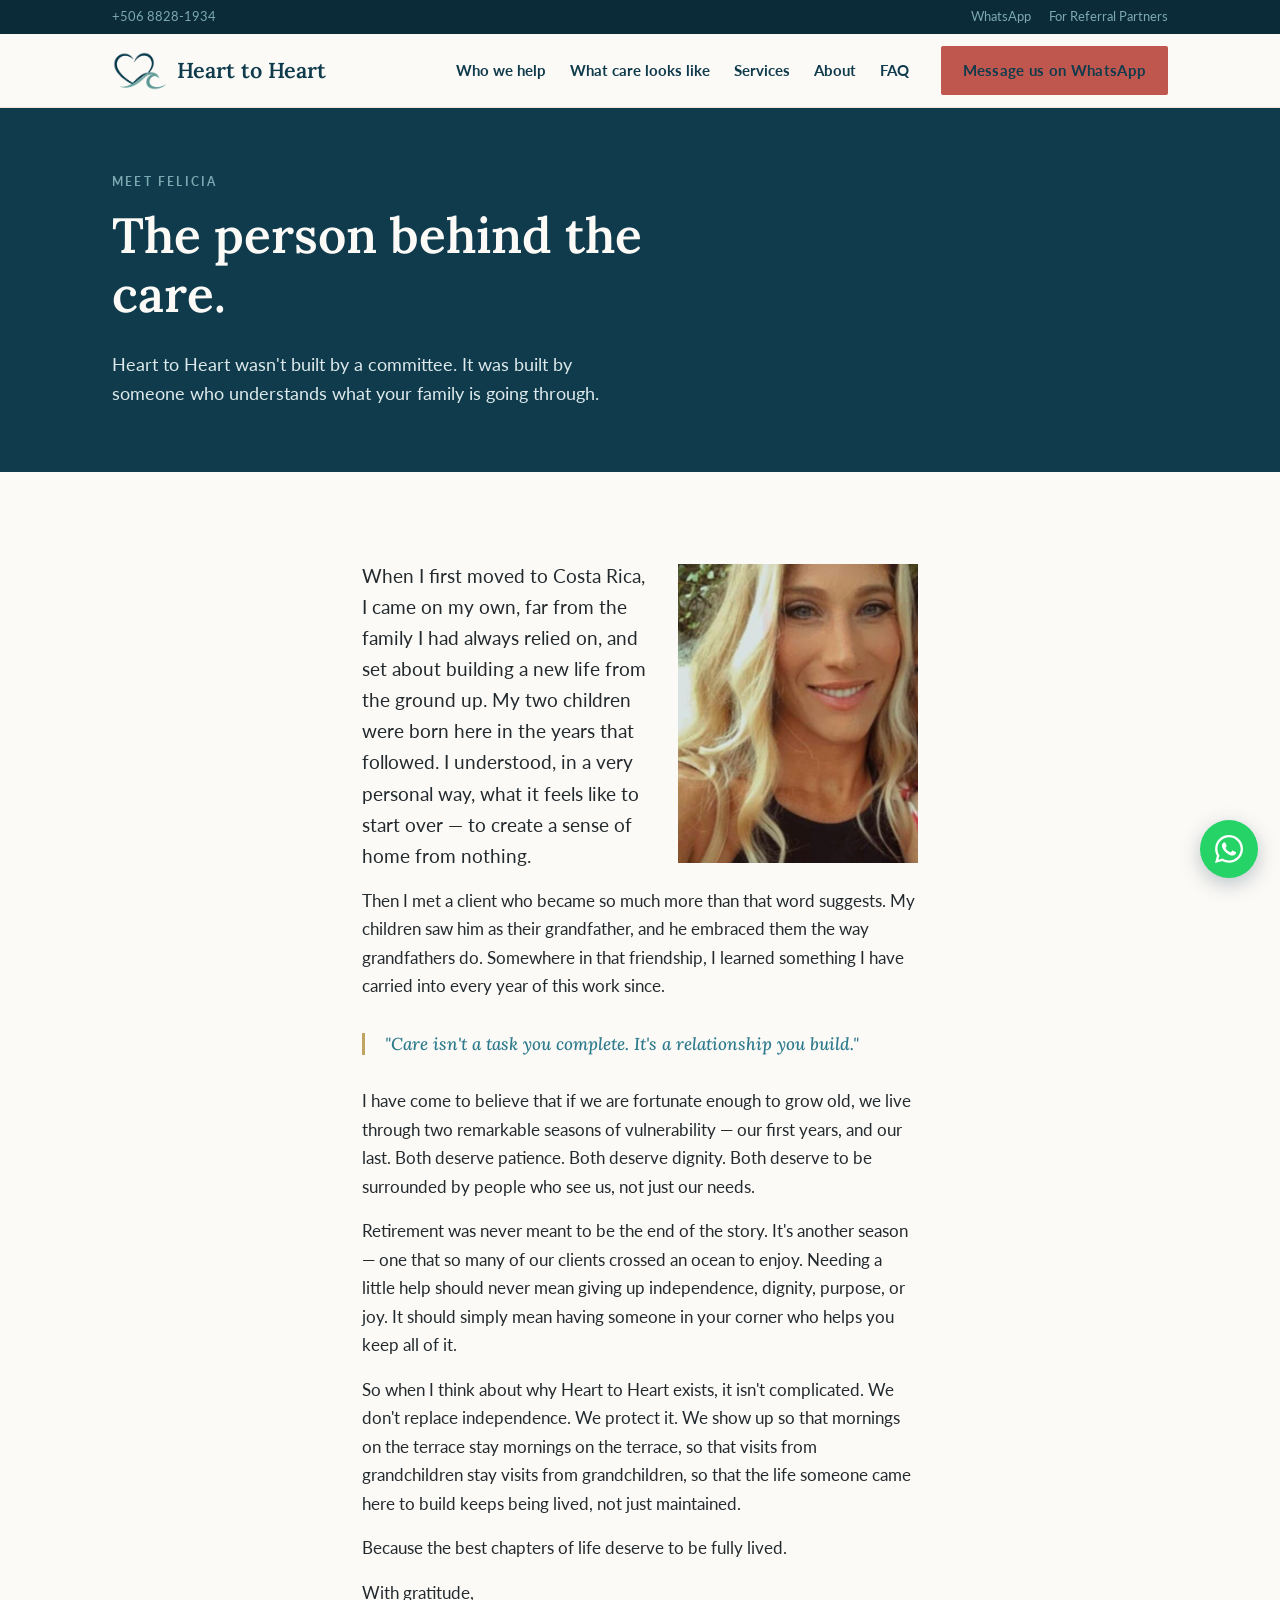
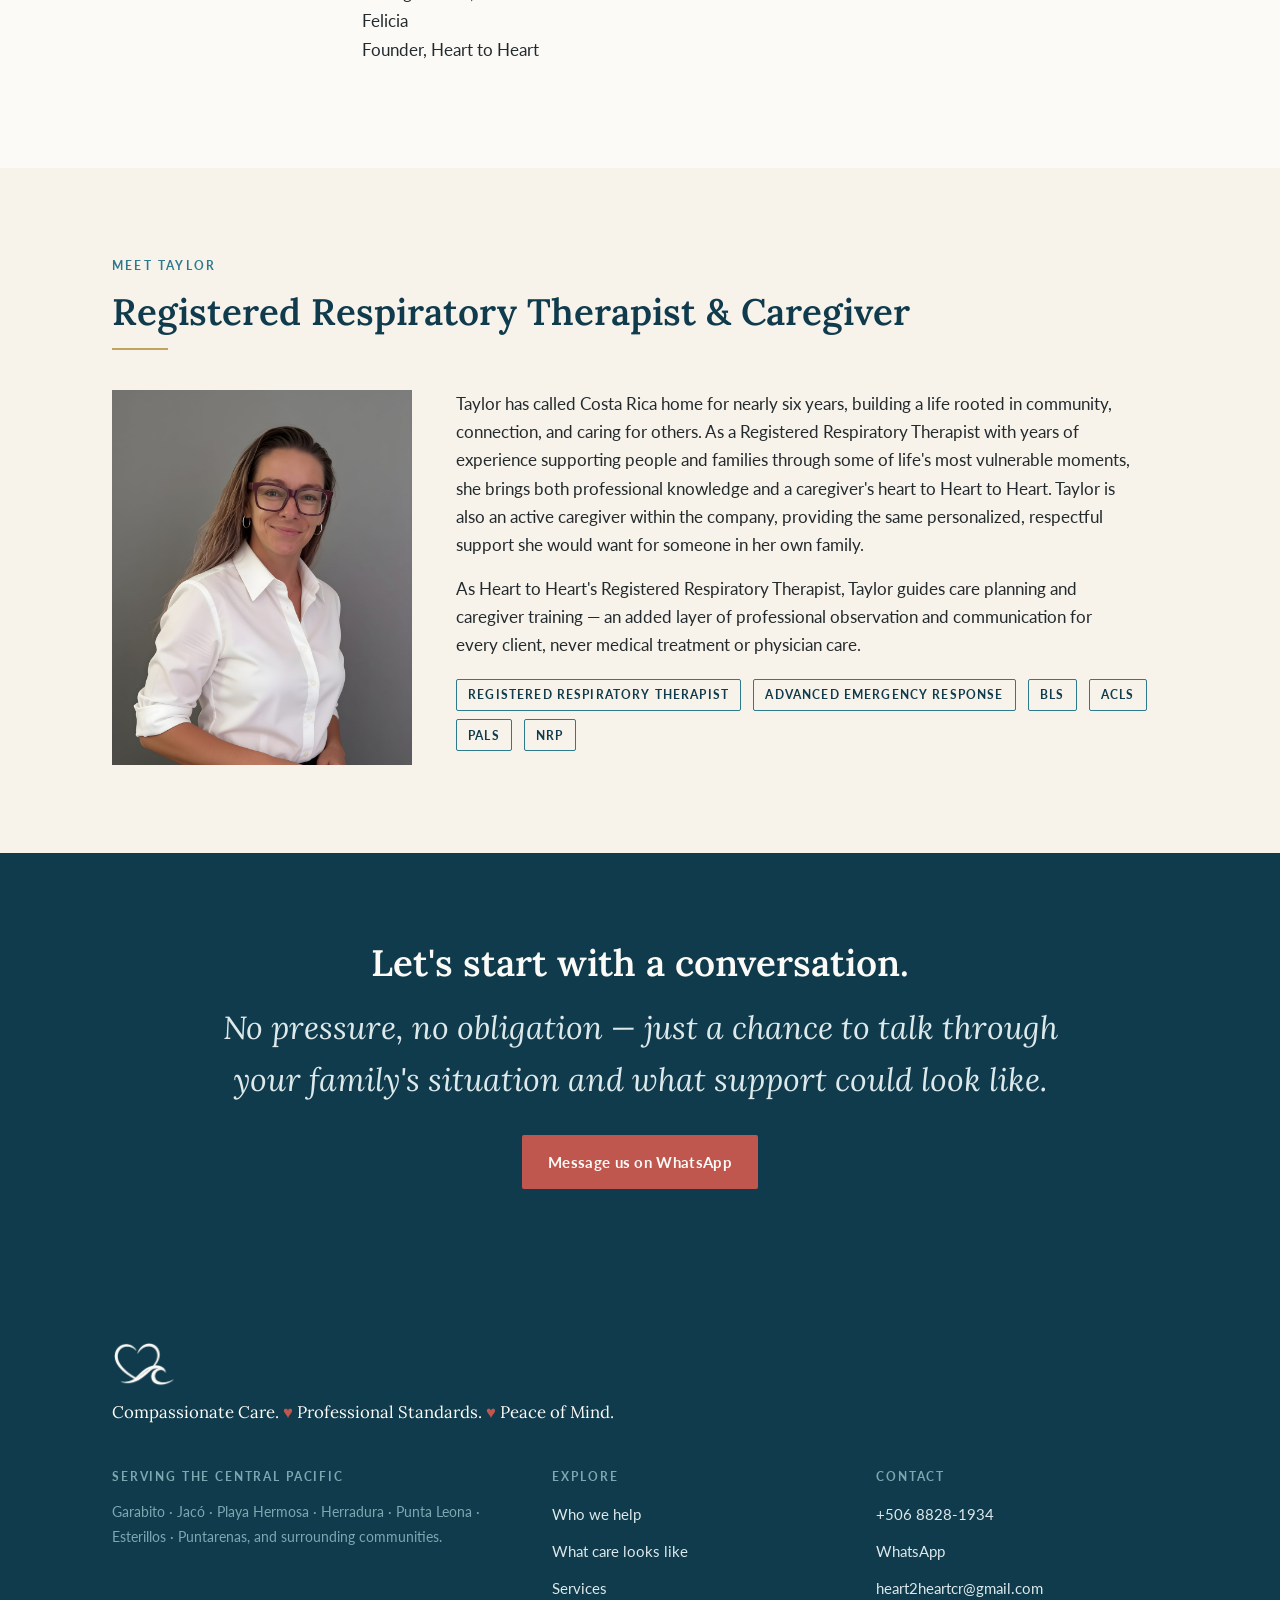
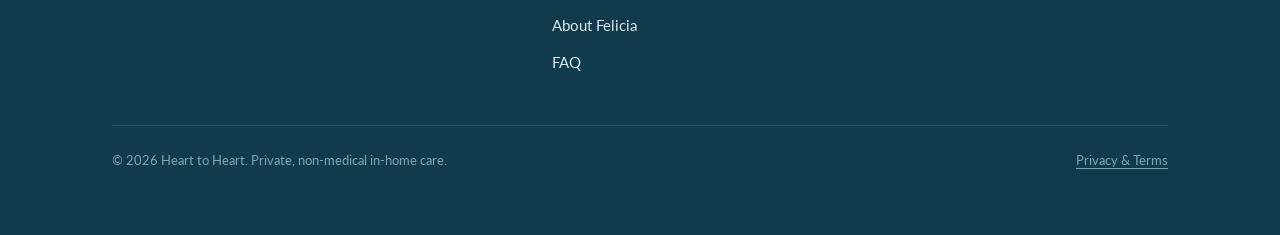
<file: meet-felicia.html>
<!DOCTYPE html>
<html lang="en">
<head>
  <meta charset="UTF-8">
  <meta name="viewport" content="width=device-width, initial-scale=1">

  <title>Meet Felicia — Founder | Heart to Heart</title>
  <meta name="description" content="Heart to Heart was built by Felicia, an elder-care professional on Costa Rica's Central Pacific coast, around one belief: care isn't a task you complete — it's a relationship you build.">
  <link rel="canonical" href="https://www.heart2heartcr.com/meet-felicia.html">
  <meta property="og:type" content="profile">
  <meta property="og:title" content="Meet Felicia — Founder of Heart to Heart">
  <meta property="og:description" content="Care isn't a task you complete. It's a relationship you build.">
  <meta property="og:url" content="https://www.heart2heartcr.com/meet-felicia.html">
  <meta property="og:image" content="https://www.heart2heartcr.com/assets/logo-mark.png">

  <link rel="icon" href="assets/logo-mark.png">
  <link rel="apple-touch-icon" href="assets/logo-mark.png">

  <link rel="preconnect" href="https://fonts.googleapis.com">
  <link rel="preconnect" href="https://fonts.gstatic.com" crossorigin>
  <link href="https://fonts.googleapis.com/css2?family=Lato:wght@300;400;700&family=Lora:wght@400;500;600&display=swap" rel="stylesheet">
  <link rel="stylesheet" href="css/styles.css">
</head>

<body>
  <a class="skip" href="#main">Skip to content</a>

  <!-- ============================ UTILITY BAR ============================ -->
  <div class="utility">
    <div class="container">
      <a class="u-phone" href="tel:+50688281934">+506 8828-1934</a>
      <a href="https://wa.me/50688281934?text=Hi%2C%20I%27d%20like%20some%20information%20about%20Heart%20to%20Heart." target="_blank" rel="noopener">WhatsApp</a>
      <a href="index.html#partners">For Referral Partners</a>
    </div>
  </div>

  <!-- ============================== HEADER =============================== -->
  <header class="site-header">
    <div class="container">
      <a class="brand" href="index.html">
        <img src="assets/logo-mark.png" alt="Heart to Heart">
        <span class="wordmark">Heart to Heart</span>
      </a>
      <button class="nav-toggle" aria-label="Menu" aria-expanded="false" aria-controls="primary-nav">
        <span></span><span></span><span></span>
      </button>
      <nav class="primary-nav" id="primary-nav" aria-label="Primary">
        <ul>
          <li><a href="index.html#who">Who we help</a></li>
          <li><a href="what-care-looks-like.html">What care looks like</a></li>
          <li><a href="services.html">Services</a></li>
          <li><a href="about.html">About</a></li>
          <li><a href="faq.html">FAQ</a></li>
          <li class="nav-cta"><a class="btn btn--primary" href="https://wa.me/50688281934?text=Hi%2C%20I%27d%20like%20some%20information%20about%20Heart%20to%20Heart." target="_blank" rel="noopener">Message us on WhatsApp</a></li>
        </ul>
      </nav>
    </div>
  </header>

  <main id="main">

    <!-- ============================= PAGE HERO =========================== -->
    <section class="band band--harbor page-hero">
      <div class="container">
        <p class="eyebrow">Meet Felicia</p>
        <h1>The person behind the care.</h1>
        <p class="lede">Heart to Heart wasn't built by a committee. It was built by someone who understands what your family is going through.</p>
      </div>
    </section>

    <!-- ============================= NARRATIVE =========================== -->
    <!-- EDIT: Felicia's story. First person, kept exactly as written. -->
    <section class="band band--ivory">
      <div class="container prose">
        <img class="prose-portrait" src="assets/photos/felicia.jpg" alt="Felicia, founder of Heart to Heart" width="437" height="546">
        <p>When I first moved to Costa Rica, I came on my own, far from the family I had always relied on, and set about building a new life from the ground up. My two children were born here in the years that followed. I understood, in a very personal way, what it feels like to start over — to create a sense of home from nothing.</p>

        <p>Then I met a client who became so much more than that word suggests. My children saw him as their grandfather, and he embraced them the way grandfathers do. Somewhere in that friendship, I learned something I have carried into every year of this work since.</p>

        <p class="pullquote">"Care isn't a task you complete. It's a relationship you build."</p>

        <p>I have come to believe that if we are fortunate enough to grow old, we live through two remarkable seasons of vulnerability — our first years, and our last. Both deserve patience. Both deserve dignity. Both deserve to be surrounded by people who see us, not just our needs.</p>

        <p>Retirement was never meant to be the end of the story. It's another season — one that so many of our clients crossed an ocean to enjoy. Needing a little help should never mean giving up independence, dignity, purpose, or joy. It should simply mean having someone in your corner who helps you keep all of it.</p>

        <p>So when I think about why Heart to Heart exists, it isn't complicated. We don't replace independence. We protect it. We show up so that mornings on the terrace stay mornings on the terrace, so that visits from grandchildren stay visits from grandchildren, so that the life someone came here to build keeps being lived, not just maintained.</p>

        <p>Because the best chapters of life deserve to be fully lived.</p>

        <p class="signature">With gratitude,<br>Felicia<br>Founder, Heart to Heart</p>
      </div>
    </section>

    <!-- ============================= MEET TAYLOR ======================== -->
    <section class="band band--sand" id="taylor">
      <div class="container">
        <div class="band-head">
          <p class="eyebrow">Meet Taylor</p>
          <h2>Registered Respiratory Therapist &amp; Caregiver</h2>
          <hr class="rule">
        </div>

        <div class="profile">
          <img src="assets/photos/taylor.jpg" alt="Taylor, Registered Respiratory Therapist and caregiver at Heart to Heart" width="1000" height="1250">
          <div>
            <!-- EDIT: Taylor's bio -->
            <p>Taylor has called Costa Rica home for nearly six years, building a life rooted in community, connection, and caring for others. As a Registered Respiratory Therapist with years of experience supporting people and families through some of life's most vulnerable moments, she brings both professional knowledge and a caregiver's heart to Heart to Heart. Taylor is also an active caregiver within the company, providing the same personalized, respectful support she would want for someone in her own family.</p>

            <p>As Heart to Heart's Registered Respiratory Therapist, Taylor guides care planning and caregiver training — an added layer of professional observation and communication for every client, never medical treatment or physician care.</p>

            <ul class="credentials">
              <li>Registered Respiratory Therapist</li>
              <li>Advanced emergency response</li>
              <li>BLS</li>
              <li>ACLS</li>
              <li>PALS</li>
              <li>NRP</li>
            </ul>
          </div>
        </div>
      </div>
    </section>

    <!-- ============================= FINAL CTA ========================== -->
    <section class="band band--harbor interlude">
      <div class="container" style="text-align:center;">
        <h2 style="margin-bottom:1rem;">Let's start with a conversation.</h2>
        <p style="color:var(--seafoam); max-width:46ch; margin:0 auto 1.75rem;">No pressure, no obligation — just a chance to talk through your family's situation and what support could look like.</p>
        <a class="btn btn--primary" href="https://wa.me/50688281934?text=Hi%2C%20I%27d%20like%20some%20information%20about%20Heart%20to%20Heart." target="_blank" rel="noopener">Message us on WhatsApp</a>
      </div>
    </section>

  </main>

  <!-- ============================== FOOTER ============================= -->
  <footer class="site-footer">
    <div class="container">
      <div class="footer-brand">
        <img src="assets/logo-mark-reverse.png" alt="Heart to Heart">
        <p class="brand-line">Compassionate Care. <span class="heartmark">&#9829;</span> Professional Standards. <span class="heartmark">&#9829;</span> Peace of Mind.</p>
      </div>
      <div class="footer-cols">
        <div>
          <h4>Serving the Central Pacific</h4>
          <p class="service-area">Garabito · Jacó · Playa Hermosa · Herradura · Punta Leona · Esterillos · Puntarenas, and surrounding communities.</p>
        </div>
        <div>
          <h4>Explore</h4>
          <ul>
            <li><a href="index.html#who">Who we help</a></li>
            <li><a href="what-care-looks-like.html">What care looks like</a></li>
            <li><a href="services.html">Services</a></li>
            <li><a href="meet-felicia.html">About Felicia</a></li>
            <li><a href="faq.html">FAQ</a></li>
          </ul>
        </div>
        <div>
          <h4>Contact</h4>
          <ul>
            <li><a href="tel:+50688281934">+506 8828-1934</a></li>
            <li><a href="https://wa.me/50688281934?text=Hi%2C%20I%27d%20like%20some%20information%20about%20Heart%20to%20Heart." target="_blank" rel="noopener">WhatsApp</a></li>
            <li><a href="mailto:heart2heartcr@gmail.com">heart2heartcr@gmail.com</a></li>
          </ul>
        </div>
      </div>
      <div class="footer-bottom">
        <span>&copy; <span id="year">2026</span> Heart to Heart. Private, non-medical in-home care.</span>
        <a href="privacy.html">Privacy &amp; Terms</a>
      </div>
    </div>
  </footer>

  <!-- Floating WhatsApp bubble (desktop; mobile uses the sticky bar) -->
  <a class="wa-bubble" href="https://wa.me/50688281934?text=Hi%2C%20I%27d%20like%20some%20information%20about%20Heart%20to%20Heart." target="_blank" rel="noopener" aria-label="Chat with us on WhatsApp">
    <svg viewBox="0 0 448 512" aria-hidden="true"><path d="M380.9 97.1C339 55.1 283.2 32 223.9 32c-122.4 0-222 99.6-222 222 0 39.1 10.2 77.3 29.6 111L0 480l117.7-30.9c32.4 17.7 68.9 27 106.1 27h.1c122.3 0 224.1-99.6 224.1-222 0-59.3-25.2-115-67.1-157zM223.9 438.7c-33.2 0-65.7-8.9-94-25.7l-6.7-4-69.8 18.3L72 359.2l-4.4-7c-18.5-29.4-28.2-63.3-28.2-98.2 0-101.7 82.8-184.5 184.6-184.5 49.3 0 95.6 19.2 130.4 54.1 34.8 34.9 56.2 81.2 56.1 130.5 0 101.8-84.9 184.6-186.6 184.6zm101.2-138.2c-5.5-2.8-32.8-16.2-37.9-18-5.1-1.9-8.8-2.8-12.5 2.8-3.7 5.6-14.3 18-17.6 21.8-3.2 3.7-6.5 4.2-12 1.4-32.6-16.3-54-29.1-75.5-66-5.7-9.8 5.7-9.1 16.3-30.3 1.8-3.7.9-6.9-.5-9.7-1.4-2.8-12.5-30.1-17.1-41.2-4.5-10.8-9.1-9.3-12.5-9.5-3.2-.2-6.9-.2-10.6-.2-3.7 0-9.7 1.4-14.8 6.9-5.1 5.6-19.4 19-19.4 46.3 0 27.3 19.9 53.7 22.6 57.4 2.8 3.7 39.1 59.7 94.8 83.8 35.2 15.2 49 16.5 66.6 13.9 10.7-1.6 32.8-13.4 37.4-26.4 4.6-13 4.6-24.1 3.2-26.4-1.3-2.5-5-3.9-10.5-6.6z"/></svg>
  </a>

  <nav class="mobile-bar" aria-label="Quick actions">
    <a href="tel:+50688281934">Call</a>
    <a href="mailto:heart2heartcr@gmail.com">Email</a>
    <a class="schedule" href="https://wa.me/50688281934?text=Hi%2C%20I%27d%20like%20some%20information%20about%20Heart%20to%20Heart." target="_blank" rel="noopener">WhatsApp</a>
  </nav>

  <script>
    (function () {
      var toggle = document.querySelector('.nav-toggle');
      var nav = document.getElementById('primary-nav');
      if (toggle && nav) {
        toggle.addEventListener('click', function () {
          var open = nav.classList.toggle('open');
          toggle.setAttribute('aria-expanded', open ? 'true' : 'false');
        });
        nav.addEventListener('click', function (e) {
          if (e.target.tagName === 'A') { nav.classList.remove('open'); toggle.setAttribute('aria-expanded', 'false'); }
        });
      }
      var y = document.getElementById('year');
      if (y) y.textContent = new Date().getFullYear();
    })();
  </script>
</body>
</html>
</file>
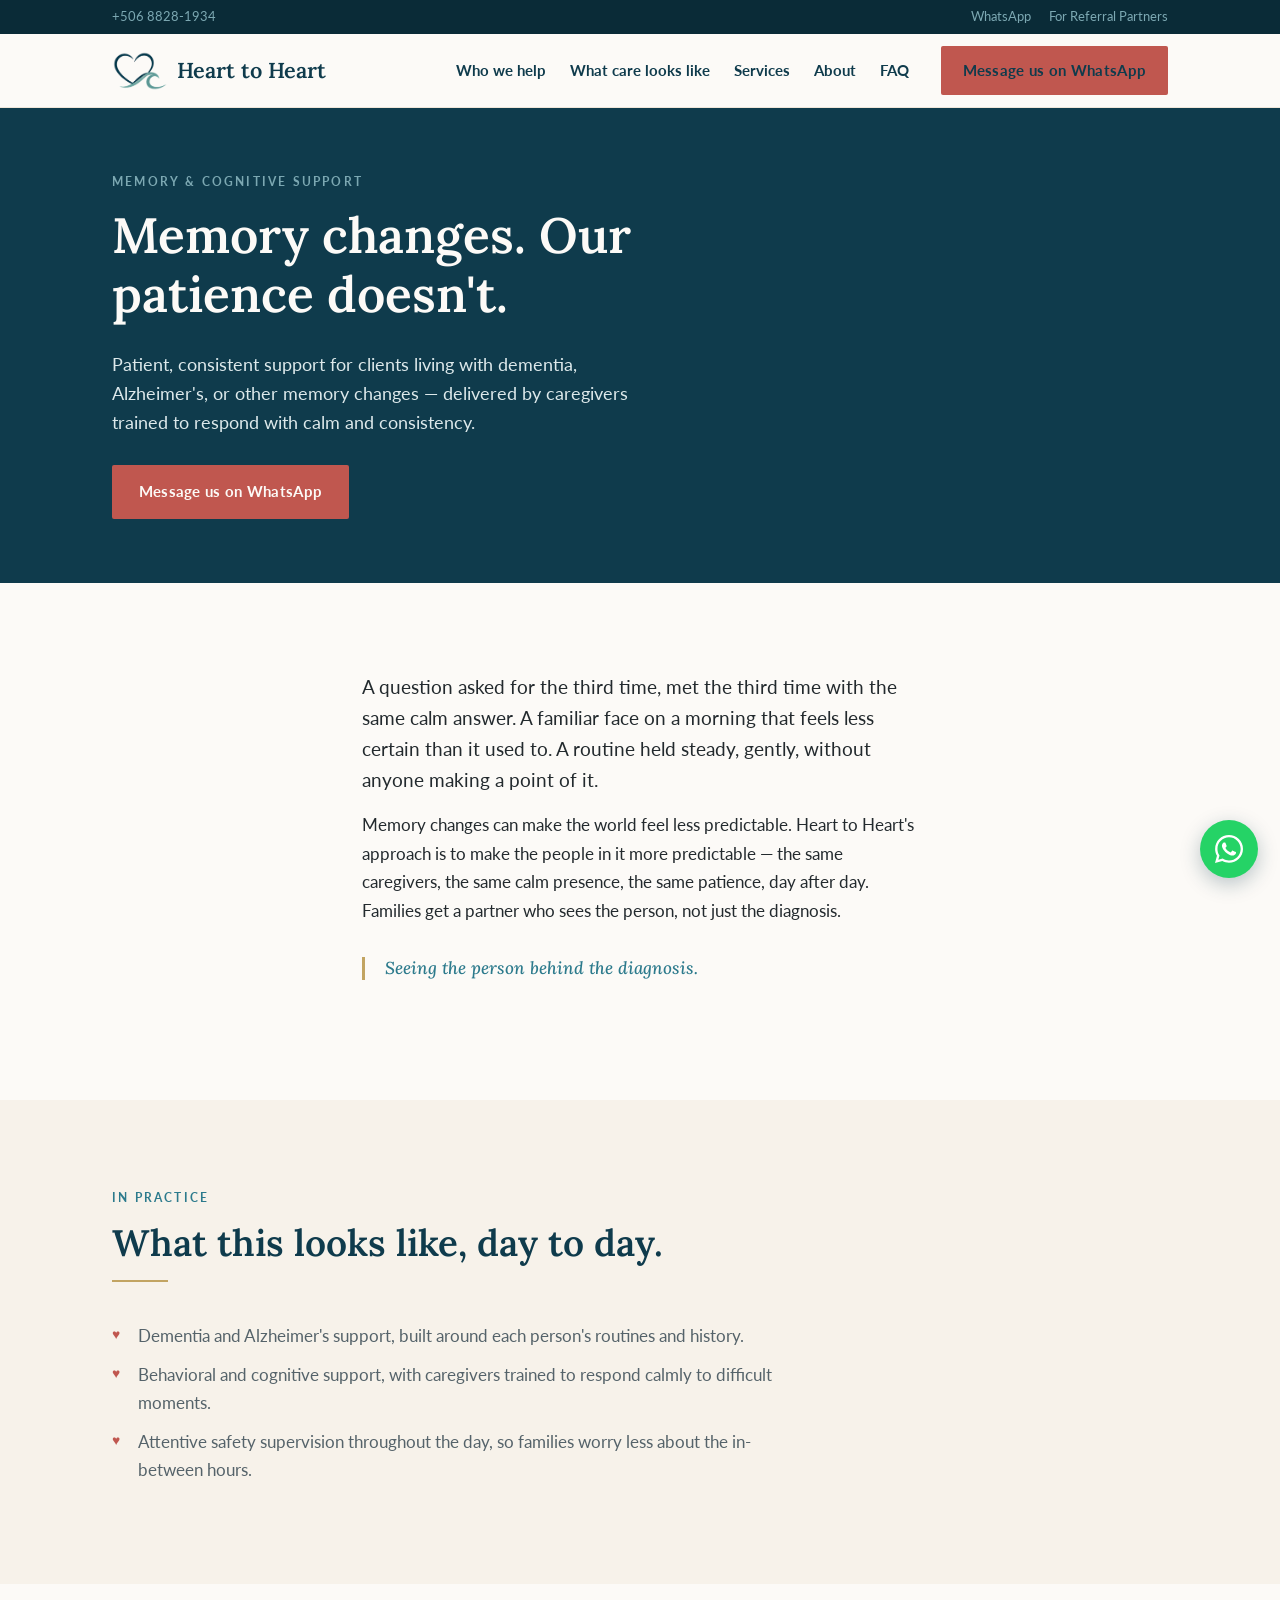
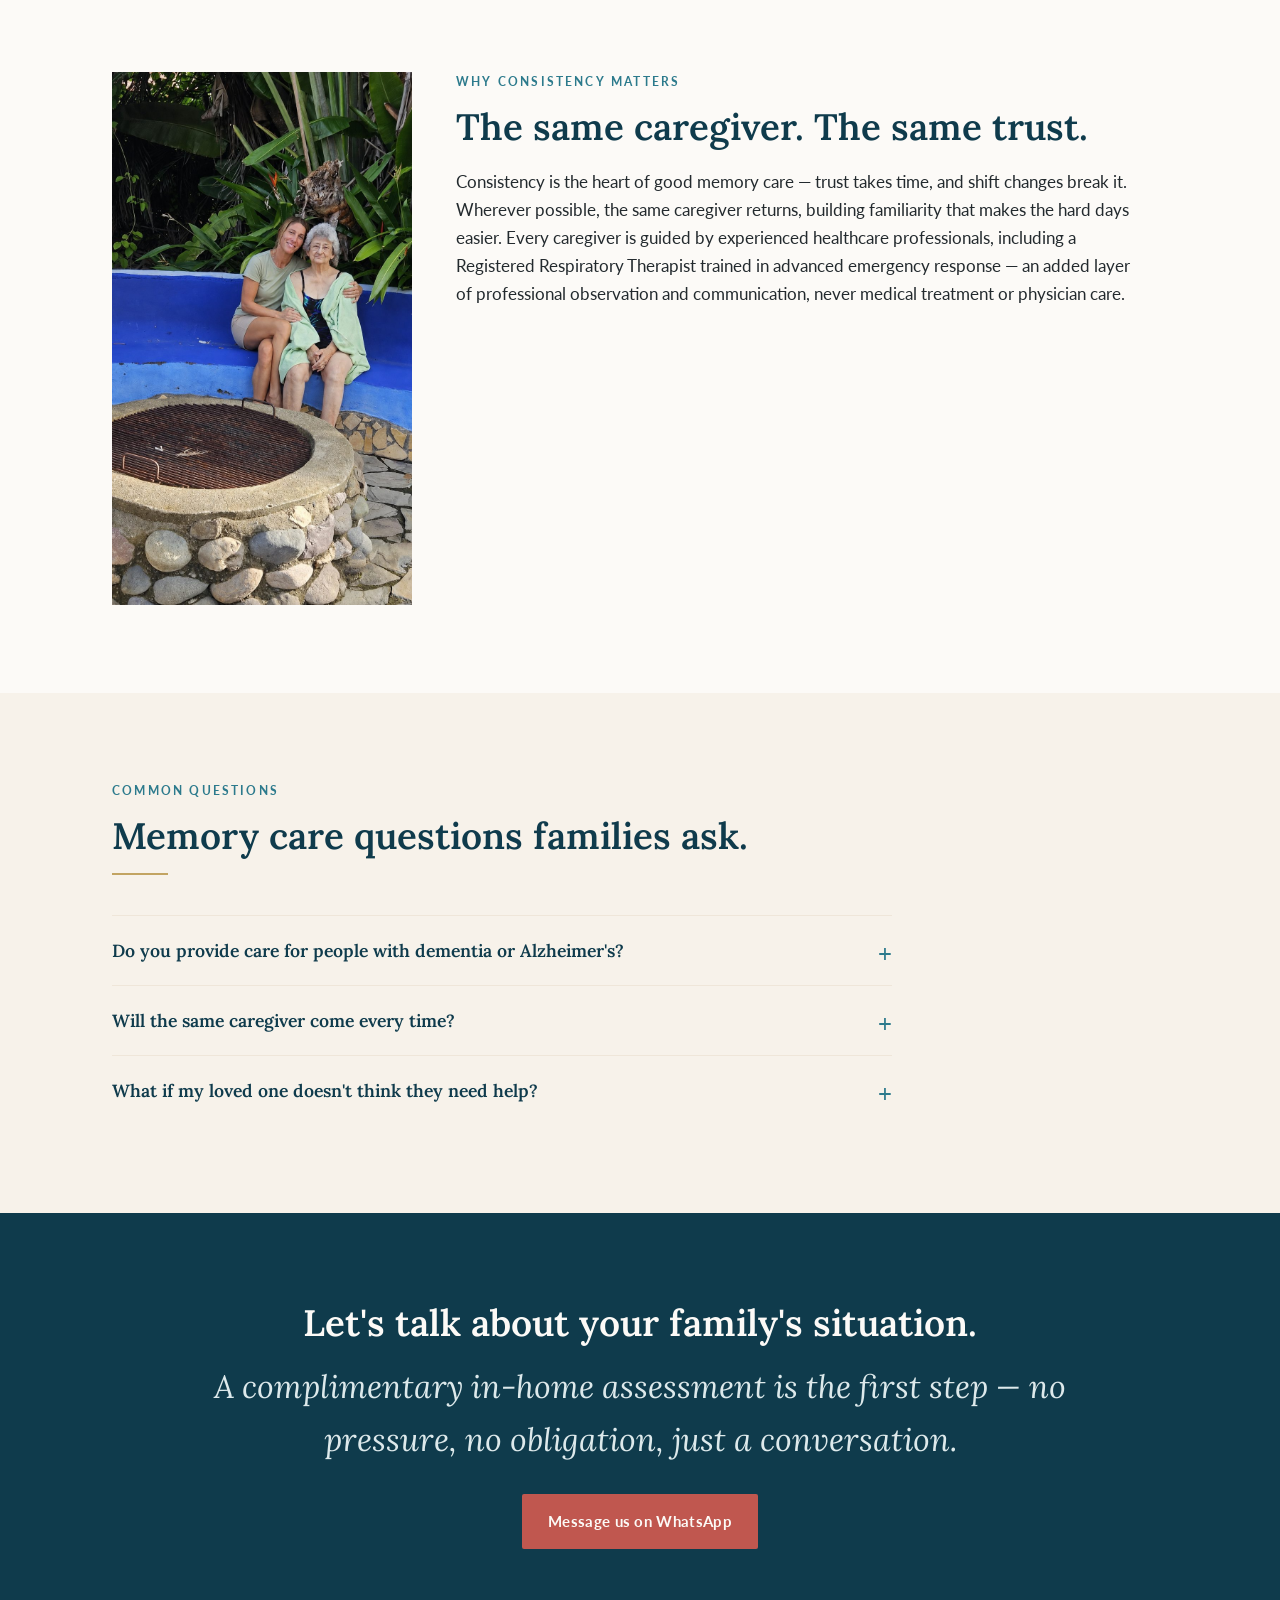
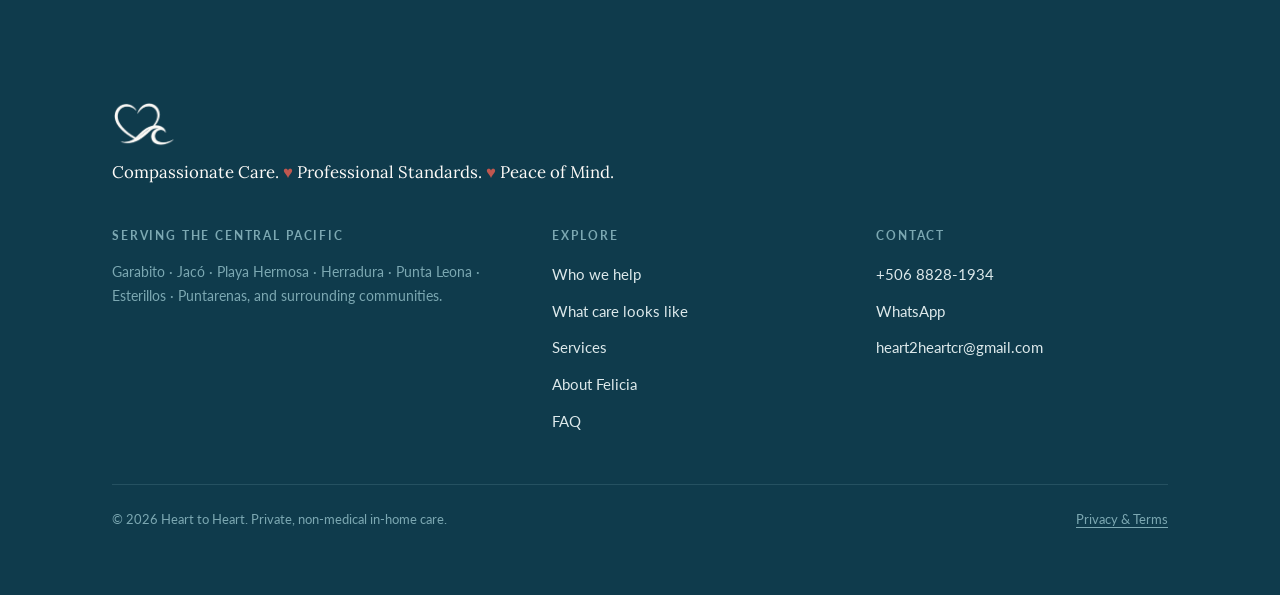
<file: memory-support.html>
<!DOCTYPE html>
<html lang="en">
<head>
  <meta charset="UTF-8">
  <meta name="viewport" content="width=device-width, initial-scale=1">

  <title>Memory &amp; Cognitive Support | Dementia &amp; Alzheimer's Care — Costa Rica</title>
  <meta name="description" content="Patient, consistent in-home support for clients living with dementia, Alzheimer's, or memory changes on Costa Rica's Central Pacific coast — the same calm caregivers, day after day.">
  <link rel="canonical" href="https://www.heart2heartcr.com/memory-support.html">
  <meta property="og:type" content="website">
  <meta property="og:title" content="Memory & Cognitive Support — Heart to Heart">
  <meta property="og:description" content="Familiar faces make the hard days easier. Calm, consistent memory care at home.">
  <meta property="og:url" content="https://www.heart2heartcr.com/memory-support.html">
  <meta property="og:image" content="https://www.heart2heartcr.com/assets/logo-mark.png">

  <link rel="icon" href="assets/logo-mark.png">
  <link rel="apple-touch-icon" href="assets/logo-mark.png">

  <link rel="preconnect" href="https://fonts.googleapis.com">
  <link rel="preconnect" href="https://fonts.gstatic.com" crossorigin>
  <link href="https://fonts.googleapis.com/css2?family=Lato:wght@300;400;700&family=Lora:wght@400;500;600&display=swap" rel="stylesheet">
  <link rel="stylesheet" href="css/styles.css">
</head>

<body>
  <a class="skip" href="#main">Skip to content</a>

  <div class="utility">
    <div class="container">
      <a class="u-phone" href="tel:+50688281934">+506 8828-1934</a>
      <a href="https://wa.me/50688281934?text=Hi%2C%20I%27d%20like%20some%20information%20about%20Heart%20to%20Heart." target="_blank" rel="noopener">WhatsApp</a>
      <a href="index.html#partners">For Referral Partners</a>
    </div>
  </div>

  <header class="site-header">
    <div class="container">
      <a class="brand" href="index.html">
        <img src="assets/logo-mark.png" alt="Heart to Heart">
        <span class="wordmark">Heart to Heart</span>
      </a>
      <button class="nav-toggle" aria-label="Menu" aria-expanded="false" aria-controls="primary-nav">
        <span></span><span></span><span></span>
      </button>
      <nav class="primary-nav" id="primary-nav" aria-label="Primary">
        <ul>
          <li><a href="index.html#who">Who we help</a></li>
          <li><a href="what-care-looks-like.html">What care looks like</a></li>
          <li><a href="services.html" aria-current="page">Services</a></li>
          <li><a href="about.html">About</a></li>
          <li><a href="faq.html">FAQ</a></li>
          <li class="nav-cta"><a class="btn btn--primary" href="https://wa.me/50688281934?text=Hi%2C%20I%27d%20like%20some%20information%20about%20Heart%20to%20Heart." target="_blank" rel="noopener">Message us on WhatsApp</a></li>
        </ul>
      </nav>
    </div>
  </header>

  <main id="main">

    <!-- PAGE HERO -->
    <section class="band band--harbor page-hero">
      <div class="container">
        <p class="eyebrow">Memory &amp; Cognitive Support</p>
        <h1>Memory changes. Our patience doesn't.</h1>
        <p class="lede">Patient, consistent support for clients living with dementia, Alzheimer's, or other memory changes — delivered by caregivers trained to respond with calm and consistency.</p>
        <div class="hero-actions" style="margin-top:1.75rem;">
          <a class="btn btn--primary" href="https://wa.me/50688281934?text=Hi%2C%20I%27d%20like%20some%20information%20about%20Heart%20to%20Heart." target="_blank" rel="noopener">Message us on WhatsApp</a>
        </div>
      </div>
    </section>

    <!-- SCENE + OUTCOME -->
    <section class="band band--ivory">
      <div class="container prose">
        <p>A question asked for the third time, met the third time with the same calm answer. A familiar face on a morning that feels less certain than it used to. A routine held steady, gently, without anyone making a point of it.</p>
        <p>Memory changes can make the world feel less predictable. Heart to Heart's approach is to make the people in it more predictable — the same caregivers, the same calm presence, the same patience, day after day. Families get a partner who sees the person, not just the diagnosis.</p>
        <p class="pullquote">Seeing the person behind the diagnosis.</p>
      </div>
    </section>

    <!-- IN PRACTICE -->
    <section class="band band--sand">
      <div class="container">
        <div class="band-head">
          <p class="eyebrow">In practice</p>
          <h2>What this looks like, day to day.</h2>
          <hr class="rule">
        </div>
        <ul class="practice">
          <li>Dementia and Alzheimer's support, built around each person's routines and history.</li>
          <li>Behavioral and cognitive support, with caregivers trained to respond calmly to difficult moments.</li>
          <li>Attentive safety supervision throughout the day, so families worry less about the in-between hours.</li>
        </ul>
      </div>
    </section>

    <!-- OVERSIGHT -->
    <section class="band band--ivory">
      <div class="container profile">
        <img src="assets/photos/felicia-gram.jpg" alt="A caregiver and client together in the garden" width="844" height="1500">
        <div>
          <p class="eyebrow">Why consistency matters</p>
          <h2>The same caregiver. The same trust.</h2>
          <p>Consistency is the heart of good memory care — trust takes time, and shift changes break it. Wherever possible, the same caregiver returns, building familiarity that makes the hard days easier. Every caregiver is guided by experienced healthcare professionals, including a Registered Respiratory Therapist trained in advanced emergency response — an added layer of professional observation and communication, never medical treatment or physician care.</p>
        </div>
      </div>
    </section>

    <!-- FAQ -->
    <section class="band band--sand">
      <div class="container">
        <div class="band-head">
          <p class="eyebrow">Common questions</p>
          <h2>Memory care questions families ask.</h2>
          <hr class="rule">
        </div>
        <div class="faq">
          <details>
            <summary>Do you provide care for people with dementia or Alzheimer's?</summary>
            <p>Yes. Our Memory &amp; Cognitive Support services provide patient, consistent care for clients living with dementia, Alzheimer's, or other memory changes, delivered by caregivers trained to respond with calm and consistency.</p>
          </details>
          <details>
            <summary>Will the same caregiver come every time?</summary>
            <p>Consistency is central to how we work. Clients build real relationships with caregivers who know them well, rather than rotating through unfamiliar faces.</p>
          </details>
          <details>
            <summary>What if my loved one doesn't think they need help?</summary>
            <p>This is one of the most common concerns families bring to us. Our approach starts with a conversation, not a directive — caregivers build trust gradually, respecting independence rather than overriding it. Many clients who were initially hesitant come to see their caregiver as a trusted companion, not an intrusion.</p>
          </details>
        </div>
      </div>
    </section>

    <!-- FINAL CTA -->
    <section class="band band--harbor interlude">
      <div class="container" style="text-align:center;">
        <h2 style="margin-bottom:1rem;">Let's talk about your family's situation.</h2>
        <p style="color:var(--seafoam); max-width:46ch; margin:0 auto 1.75rem;">A complimentary in-home assessment is the first step — no pressure, no obligation, just a conversation.</p>
        <a class="btn btn--primary" href="https://wa.me/50688281934?text=Hi%2C%20I%27d%20like%20some%20information%20about%20Heart%20to%20Heart." target="_blank" rel="noopener">Message us on WhatsApp</a>
      </div>
    </section>

  </main>

  <footer class="site-footer">
    <div class="container">
      <div class="footer-brand">
        <img src="assets/logo-mark-reverse.png" alt="Heart to Heart">
        <p class="brand-line">Compassionate Care. <span class="heartmark">&#9829;</span> Professional Standards. <span class="heartmark">&#9829;</span> Peace of Mind.</p>
      </div>
      <div class="footer-cols">
        <div>
          <h4>Serving the Central Pacific</h4>
          <p class="service-area">Garabito · Jacó · Playa Hermosa · Herradura · Punta Leona · Esterillos · Puntarenas, and surrounding communities.</p>
        </div>
        <div>
          <h4>Explore</h4>
          <ul>
            <li><a href="index.html#who">Who we help</a></li>
            <li><a href="what-care-looks-like.html">What care looks like</a></li>
            <li><a href="services.html">Services</a></li>
            <li><a href="meet-felicia.html">About Felicia</a></li>
            <li><a href="faq.html">FAQ</a></li>
          </ul>
        </div>
        <div>
          <h4>Contact</h4>
          <ul>
            <li><a href="tel:+50688281934">+506 8828-1934</a></li>
            <li><a href="https://wa.me/50688281934?text=Hi%2C%20I%27d%20like%20some%20information%20about%20Heart%20to%20Heart." target="_blank" rel="noopener">WhatsApp</a></li>
            <li><a href="mailto:heart2heartcr@gmail.com">heart2heartcr@gmail.com</a></li>
          </ul>
        </div>
      </div>
      <div class="footer-bottom">
        <span>&copy; <span id="year">2026</span> Heart to Heart. Private, non-medical in-home care.</span>
        <a href="privacy.html">Privacy &amp; Terms</a>
      </div>
    </div>
  </footer>

  <!-- Floating WhatsApp bubble (desktop; mobile uses the sticky bar) -->
  <a class="wa-bubble" href="https://wa.me/50688281934?text=Hi%2C%20I%27d%20like%20some%20information%20about%20Heart%20to%20Heart." target="_blank" rel="noopener" aria-label="Chat with us on WhatsApp">
    <svg viewBox="0 0 448 512" aria-hidden="true"><path d="M380.9 97.1C339 55.1 283.2 32 223.9 32c-122.4 0-222 99.6-222 222 0 39.1 10.2 77.3 29.6 111L0 480l117.7-30.9c32.4 17.7 68.9 27 106.1 27h.1c122.3 0 224.1-99.6 224.1-222 0-59.3-25.2-115-67.1-157zM223.9 438.7c-33.2 0-65.7-8.9-94-25.7l-6.7-4-69.8 18.3L72 359.2l-4.4-7c-18.5-29.4-28.2-63.3-28.2-98.2 0-101.7 82.8-184.5 184.6-184.5 49.3 0 95.6 19.2 130.4 54.1 34.8 34.9 56.2 81.2 56.1 130.5 0 101.8-84.9 184.6-186.6 184.6zm101.2-138.2c-5.5-2.8-32.8-16.2-37.9-18-5.1-1.9-8.8-2.8-12.5 2.8-3.7 5.6-14.3 18-17.6 21.8-3.2 3.7-6.5 4.2-12 1.4-32.6-16.3-54-29.1-75.5-66-5.7-9.8 5.7-9.1 16.3-30.3 1.8-3.7.9-6.9-.5-9.7-1.4-2.8-12.5-30.1-17.1-41.2-4.5-10.8-9.1-9.3-12.5-9.5-3.2-.2-6.9-.2-10.6-.2-3.7 0-9.7 1.4-14.8 6.9-5.1 5.6-19.4 19-19.4 46.3 0 27.3 19.9 53.7 22.6 57.4 2.8 3.7 39.1 59.7 94.8 83.8 35.2 15.2 49 16.5 66.6 13.9 10.7-1.6 32.8-13.4 37.4-26.4 4.6-13 4.6-24.1 3.2-26.4-1.3-2.5-5-3.9-10.5-6.6z"/></svg>
  </a>

  <nav class="mobile-bar" aria-label="Quick actions">
    <a href="tel:+50688281934">Call</a>
    <a href="mailto:heart2heartcr@gmail.com">Email</a>
    <a class="schedule" href="https://wa.me/50688281934?text=Hi%2C%20I%27d%20like%20some%20information%20about%20Heart%20to%20Heart." target="_blank" rel="noopener">WhatsApp</a>
  </nav>

  <script>
    (function () {
      var toggle = document.querySelector('.nav-toggle');
      var nav = document.getElementById('primary-nav');
      if (toggle && nav) {
        toggle.addEventListener('click', function () {
          var open = nav.classList.toggle('open');
          toggle.setAttribute('aria-expanded', open ? 'true' : 'false');
        });
        nav.addEventListener('click', function (e) {
          if (e.target.tagName === 'A') { nav.classList.remove('open'); toggle.setAttribute('aria-expanded', 'false'); }
        });
      }
      var y = document.getElementById('year');
      if (y) y.textContent = new Date().getFullYear();
    })();
  </script>
</body>
</html>
</file>
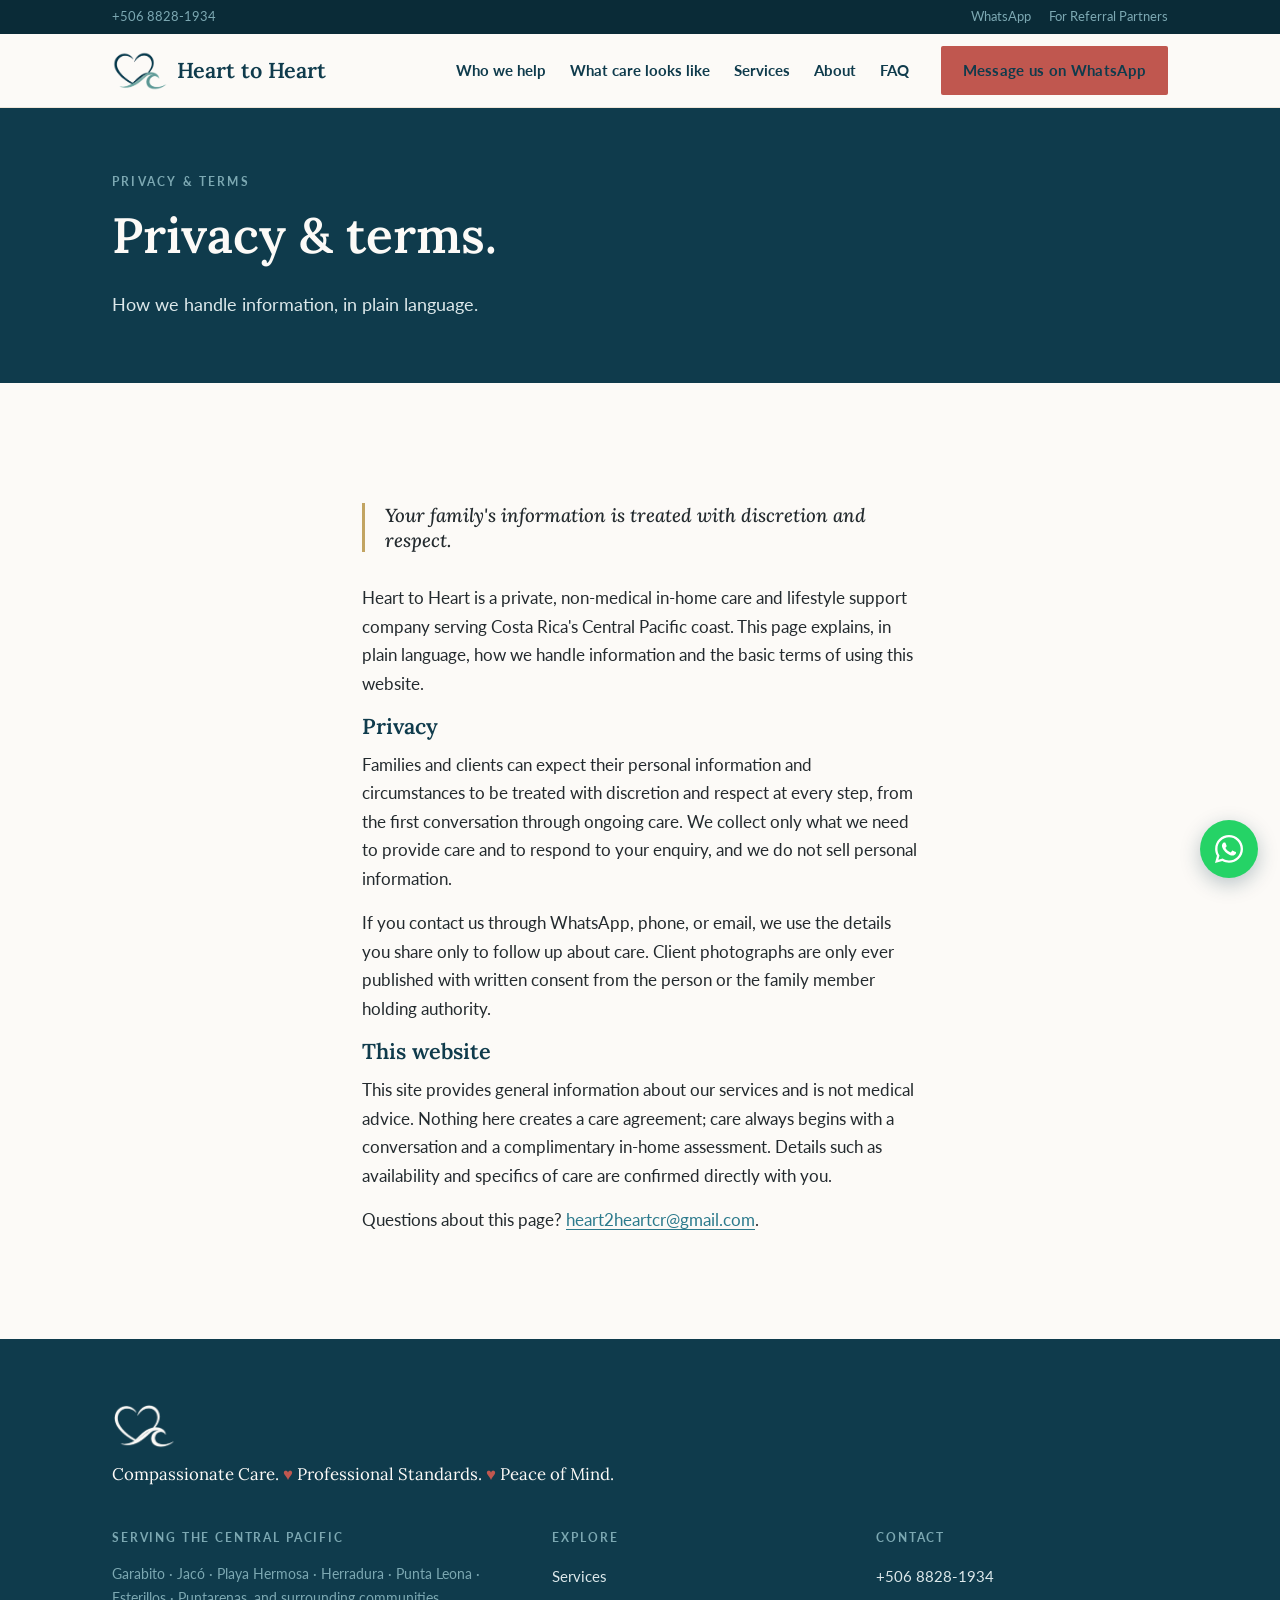
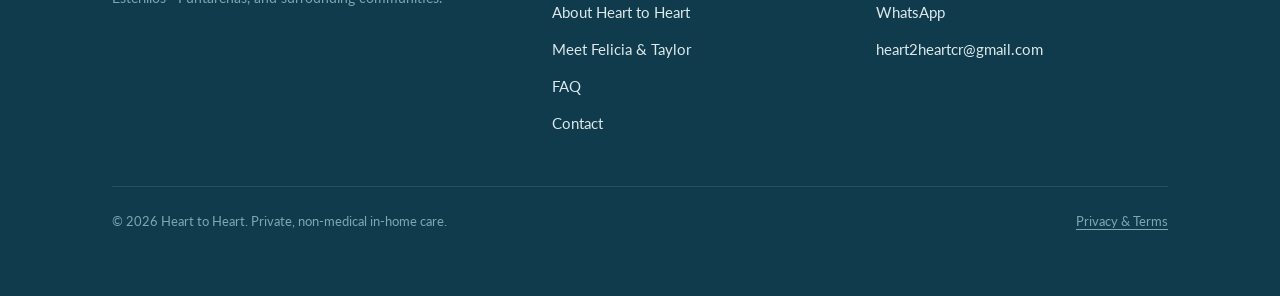
<file: privacy.html>
<!DOCTYPE html>
<html lang="en">
<head>
  <meta charset="UTF-8">
  <meta name="viewport" content="width=device-width, initial-scale=1">
  <title>Privacy &amp; Terms | Heart to Heart</title>
  <meta name="description" content="How Heart to Heart handles information, and the basic terms of using this website.">
  <link rel="canonical" href="https://www.heart2heartcr.com/privacy.html">
  <meta property="og:type" content="website">
  <meta property="og:title" content="Privacy &amp; terms. — Heart to Heart">
  <meta property="og:description" content="How Heart to Heart handles information, and the basic terms of using this website.">
  <meta property="og:url" content="https://www.heart2heartcr.com/privacy.html">
  <meta property="og:image" content="https://www.heart2heartcr.com/assets/logo-mark.png">
  <link rel="icon" href="assets/logo-mark.png">
  <link rel="apple-touch-icon" href="assets/logo-mark.png">
  <link rel="preconnect" href="https://fonts.googleapis.com">
  <link rel="preconnect" href="https://fonts.gstatic.com" crossorigin>
  <link href="https://fonts.googleapis.com/css2?family=Lato:wght@300;400;700&family=Lora:wght@400;500;600&display=swap" rel="stylesheet">
  <link rel="stylesheet" href="css/styles.css">
</head>
<body>
  <a class="skip" href="#main">Skip to content</a>

  <div class="utility">
    <div class="container">
      <a class="u-phone" href="tel:+50688281934">+506 8828-1934</a>
      <a href="https://wa.me/50688281934?text=Hi%2C%20I%27d%20like%20some%20information%20about%20Heart%20to%20Heart." target="_blank" rel="noopener">WhatsApp</a>
      <a href="index.html#partners">For Referral Partners</a>
    </div>
  </div>

  <header class="site-header">
    <div class="container">
      <a class="brand" href="index.html">
        <img src="assets/logo-mark.png" alt="Heart to Heart">
        <span class="wordmark">Heart to Heart</span>
      </a>
      <button class="nav-toggle" aria-label="Menu" aria-expanded="false" aria-controls="primary-nav">
        <span></span><span></span><span></span>
      </button>
      <nav class="primary-nav" id="primary-nav" aria-label="Primary">
        <ul>
          <li><a href="index.html#who">Who we help</a></li>
          <li><a href="what-care-looks-like.html">What care looks like</a></li>
          <li><a href="services.html">Services</a></li>
          <li><a href="about.html">About</a></li>
          <li><a href="faq.html">FAQ</a></li>
          <li class="nav-cta"><a class="btn btn--primary" href="https://wa.me/50688281934?text=Hi%2C%20I%27d%20like%20some%20information%20about%20Heart%20to%20Heart." target="_blank" rel="noopener">Message us on WhatsApp</a></li>
        </ul>
      </nav>
    </div>
  </header>

  <main id="main">

    <section class="band band--harbor page-hero">
      <div class="container">
        <p class="eyebrow">Privacy &amp; Terms</p>
        <h1>Privacy &amp; terms.</h1>
        <p class="lede">How we handle information, in plain language.</p>
      </div>
    </section>

    <section class="band band--ivory">
      <div class="container prose">
        <p class="pullquote">Your family's information is treated with discretion and respect.</p>
        <p>Heart to Heart is a private, non-medical in-home care and lifestyle support company serving Costa Rica's Central Pacific coast. This page explains, in plain language, how we handle information and the basic terms of using this website.</p>
        <h2 style="font-size:1.35rem;">Privacy</h2>
        <p>Families and clients can expect their personal information and circumstances to be treated with discretion and respect at every step, from the first conversation through ongoing care. We collect only what we need to provide care and to respond to your enquiry, and we do not sell personal information.</p>
        <p>If you contact us through WhatsApp, phone, or email, we use the details you share only to follow up about care. Client photographs are only ever published with written consent from the person or the family member holding authority.</p>
        <h2 style="font-size:1.35rem;">This website</h2>
        <p>This site provides general information about our services and is not medical advice. Nothing here creates a care agreement; care always begins with a conversation and a complimentary in-home assessment. Details such as availability and specifics of care are confirmed directly with you.</p>
        <p>Questions about this page? <a href="mailto:heart2heartcr@gmail.com">heart2heartcr@gmail.com</a>.</p>
      </div>
    </section>

  </main>

  <footer class="site-footer">
    <div class="container">
      <div class="footer-brand">
        <img src="assets/logo-mark-reverse.png" alt="Heart to Heart">
        <p class="brand-line">Compassionate Care. <span class="heartmark">&#9829;</span> Professional Standards. <span class="heartmark">&#9829;</span> Peace of Mind.</p>
      </div>
      <div class="footer-cols">
        <div>
          <h4>Serving the Central Pacific</h4>
          <p class="service-area">Garabito &middot; Jac&oacute; &middot; Playa Hermosa &middot; Herradura &middot; Punta Leona &middot; Esterillos &middot; Puntarenas, and surrounding communities.</p>
        </div>
        <div>
          <h4>Explore</h4>
          <ul>
            <li><a href="services.html">Services</a></li>
            <li><a href="about.html">About Heart to Heart</a></li>
            <li><a href="meet-felicia.html">Meet Felicia &amp; Taylor</a></li>
            <li><a href="faq.html">FAQ</a></li>
            <li><a href="contact.html">Contact</a></li>
          </ul>
        </div>
        <div>
          <h4>Contact</h4>
          <ul>
            <li><a href="tel:+50688281934">+506 8828-1934</a></li>
            <li><a href="https://wa.me/50688281934?text=Hi%2C%20I%27d%20like%20some%20information%20about%20Heart%20to%20Heart." target="_blank" rel="noopener">WhatsApp</a></li>
            <li><a href="mailto:heart2heartcr@gmail.com">heart2heartcr@gmail.com</a></li>
          </ul>
        </div>
      </div>
      <div class="footer-bottom">
        <span>&copy; <span id="year">2026</span> Heart to Heart. Private, non-medical in-home care.</span>
        <a href="privacy.html">Privacy &amp; Terms</a>
      </div>
    </div>
  </footer>

  <a class="wa-bubble" href="https://wa.me/50688281934?text=Hi%2C%20I%27d%20like%20some%20information%20about%20Heart%20to%20Heart." target="_blank" rel="noopener" aria-label="Chat with us on WhatsApp">
    <svg  viewBox="0 0 448 512" aria-hidden="true"><path d="M380.9 97.1C339 55.1 283.2 32 223.9 32c-122.4 0-222 99.6-222 222 0 39.1 10.2 77.3 29.6 111L0 480l117.7-30.9c32.4 17.7 68.9 27 106.1 27h.1c122.3 0 224.1-99.6 224.1-222 0-59.3-25.2-115-67.1-157zM223.9 438.7c-33.2 0-65.7-8.9-94-25.7l-6.7-4-69.8 18.3L72 359.2l-4.4-7c-18.5-29.4-28.2-63.3-28.2-98.2 0-101.7 82.8-184.5 184.6-184.5 49.3 0 95.6 19.2 130.4 54.1 34.8 34.9 56.2 81.2 56.1 130.5 0 101.8-84.9 184.6-186.6 184.6zm101.2-138.2c-5.5-2.8-32.8-16.2-37.9-18-5.1-1.9-8.8-2.8-12.5 2.8-3.7 5.6-14.3 18-17.6 21.8-3.2 3.7-6.5 4.2-12 1.4-32.6-16.3-54-29.1-75.5-66-5.7-9.8 5.7-9.1 16.3-30.3 1.8-3.7.9-6.9-.5-9.7-1.4-2.8-12.5-30.1-17.1-41.2-4.5-10.8-9.1-9.3-12.5-9.5-3.2-.2-6.9-.2-10.6-.2-3.7 0-9.7 1.4-14.8 6.9-5.1 5.6-19.4 19-19.4 46.3 0 27.3 19.9 53.7 22.6 57.4 2.8 3.7 39.1 59.7 94.8 83.8 35.2 15.2 49 16.5 66.6 13.9 10.7-1.6 32.8-13.4 37.4-26.4 4.6-13 4.6-24.1 3.2-26.4-1.3-2.5-5-3.9-10.5-6.6z"/></svg>
  </a>

  <nav class="mobile-bar" aria-label="Quick actions">
    <a href="tel:+50688281934">Call</a>
    <a href="mailto:heart2heartcr@gmail.com">Email</a>
    <a class="schedule" href="https://wa.me/50688281934?text=Hi%2C%20I%27d%20like%20some%20information%20about%20Heart%20to%20Heart." target="_blank" rel="noopener">WhatsApp</a>
  </nav>

  <script>
    (function () {
      var toggle = document.querySelector('.nav-toggle');
      var nav = document.getElementById('primary-nav');
      if (toggle && nav) {
        toggle.addEventListener('click', function () {
          var open = nav.classList.toggle('open');
          toggle.setAttribute('aria-expanded', open ? 'true' : 'false');
        });
        nav.addEventListener('click', function (e) {
          if (e.target.tagName === 'A') { nav.classList.remove('open'); toggle.setAttribute('aria-expanded', 'false'); }
        });
      }
      var y = document.getElementById('year');
      if (y) y.textContent = new Date().getFullYear();
    })();
  </script>
</body>
</html>
</file>
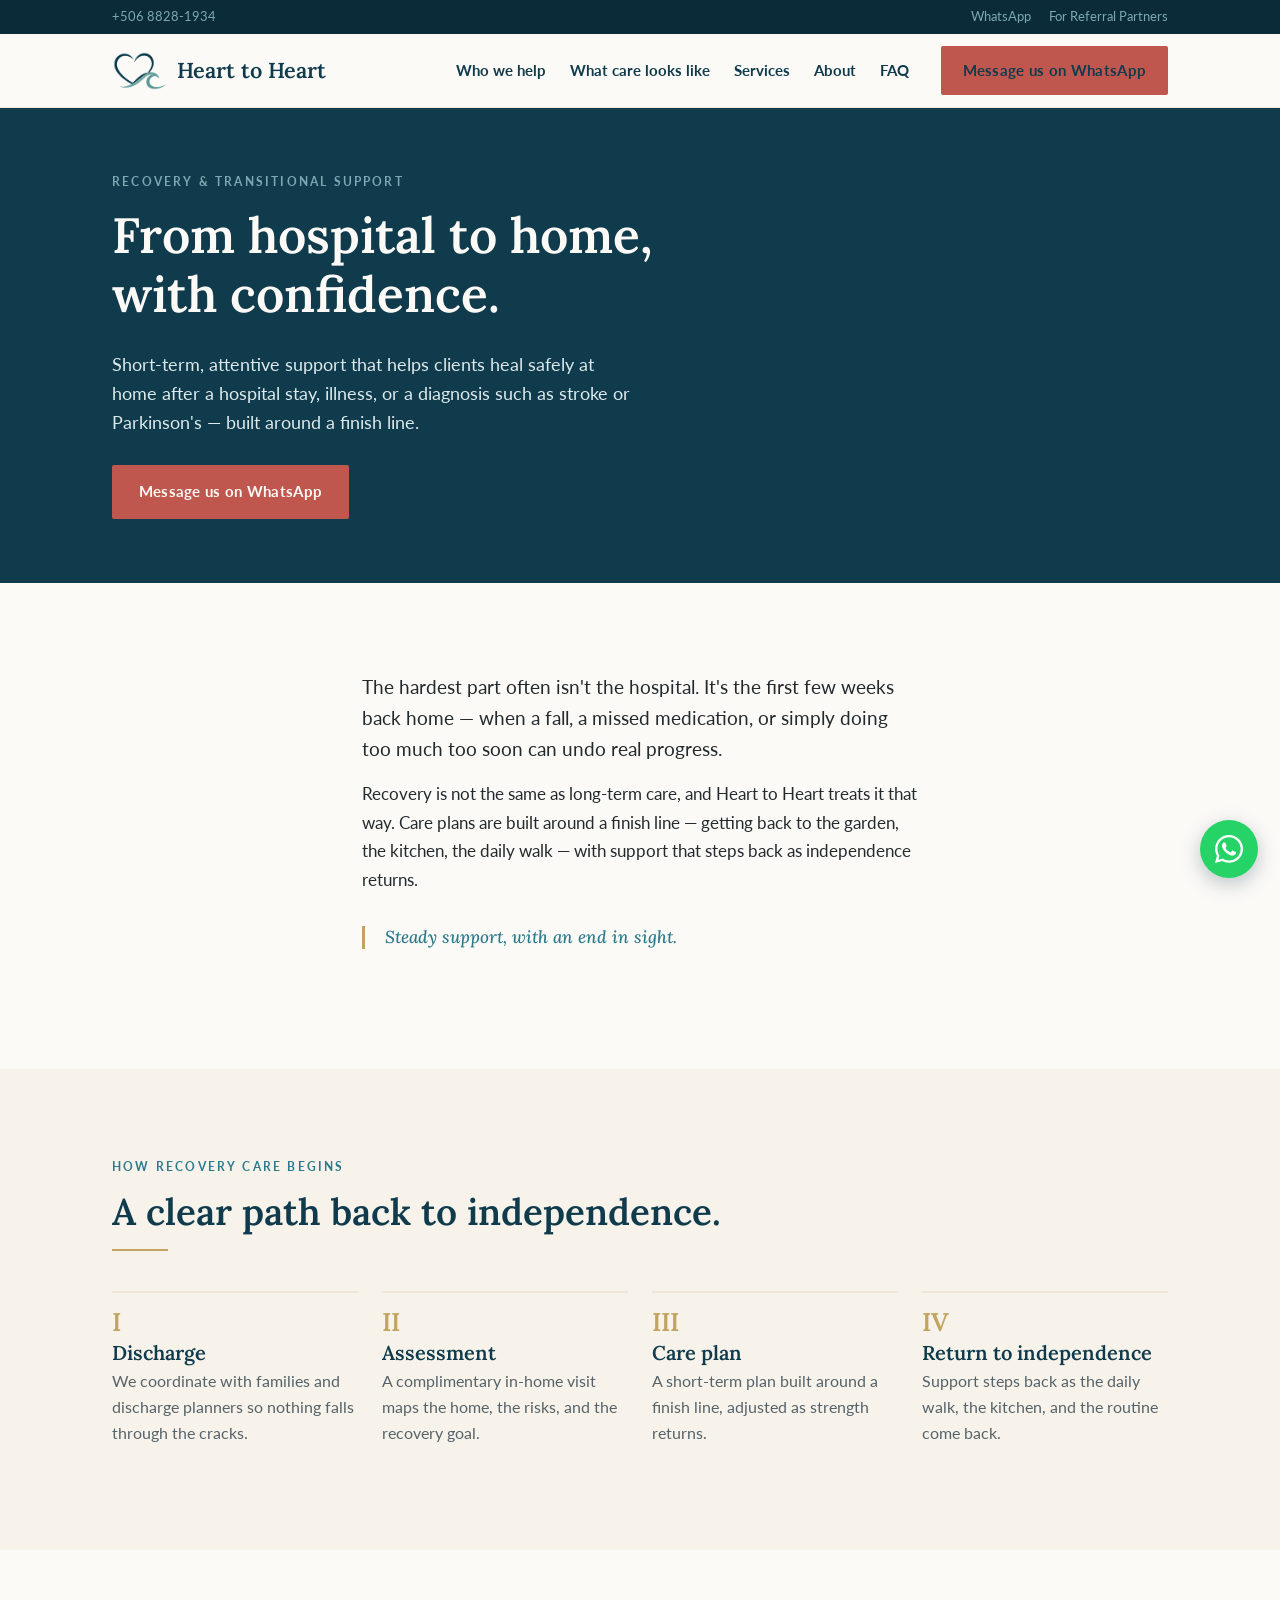
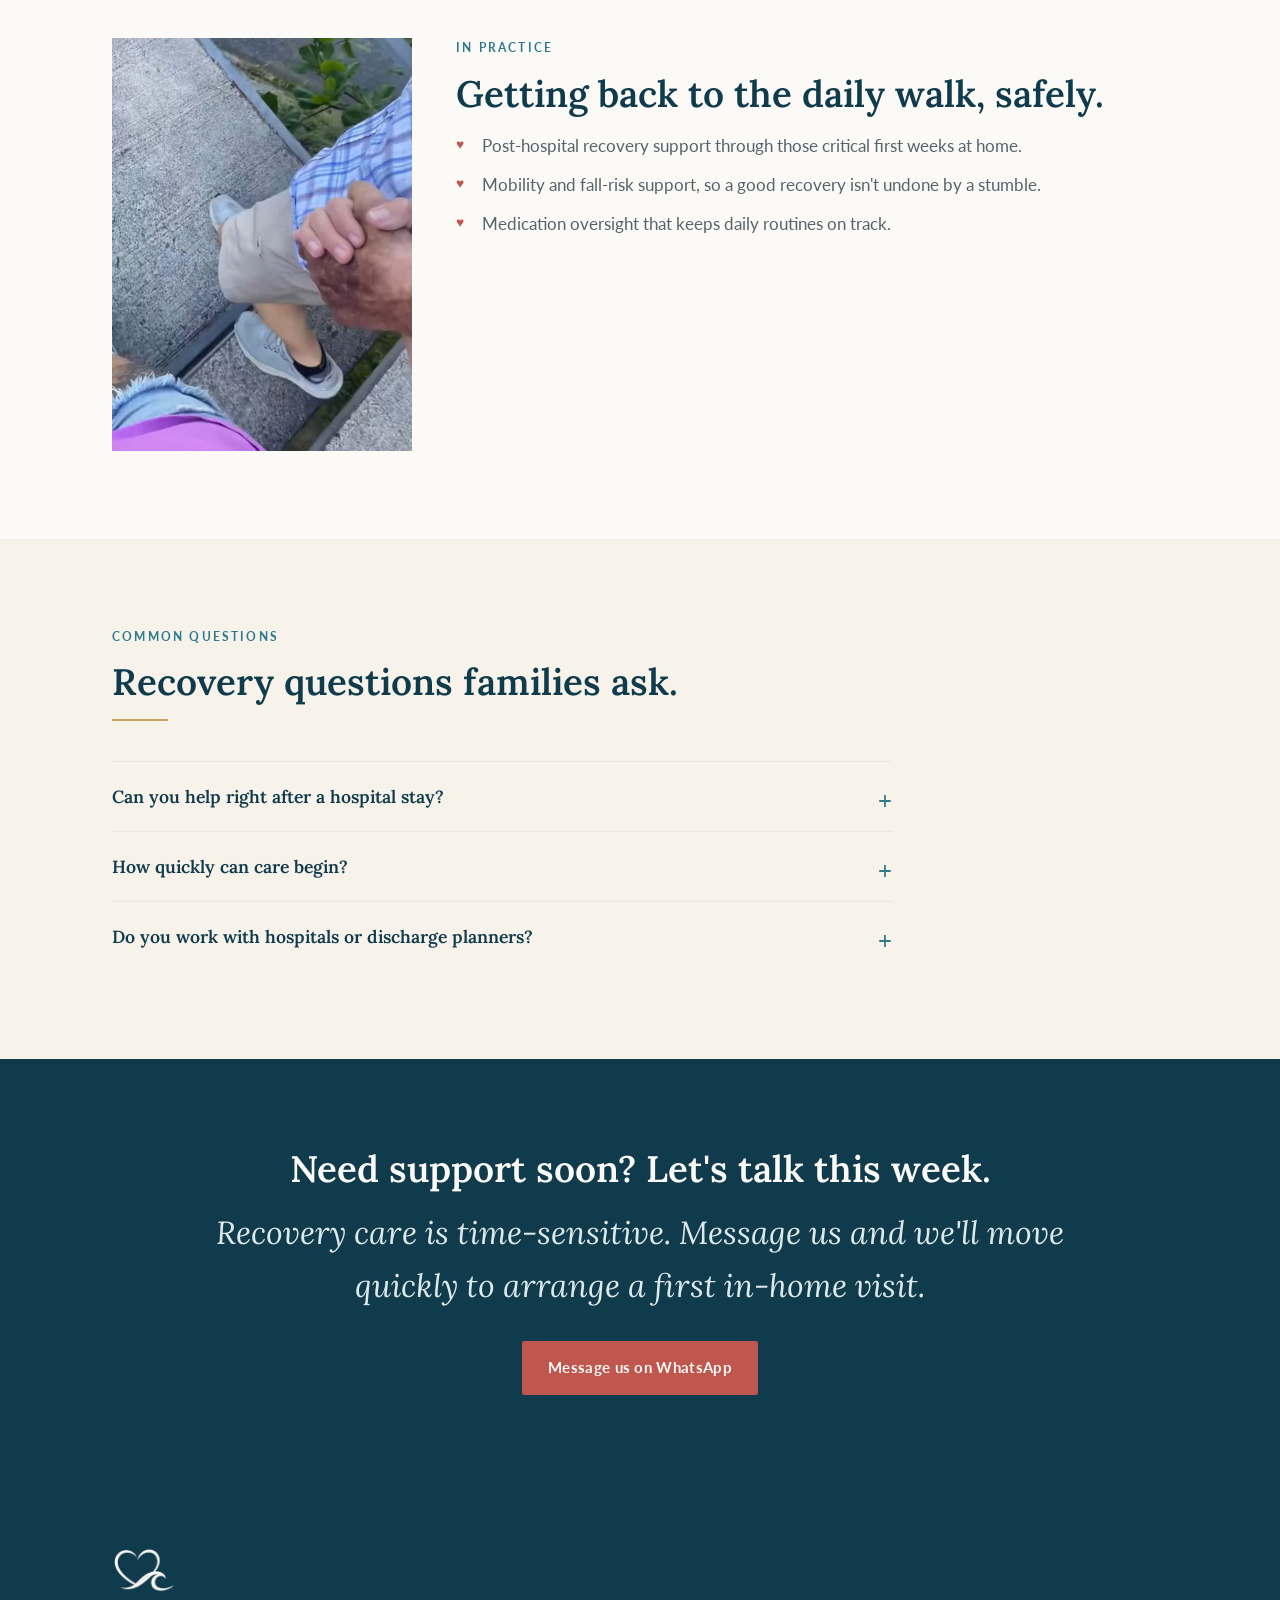
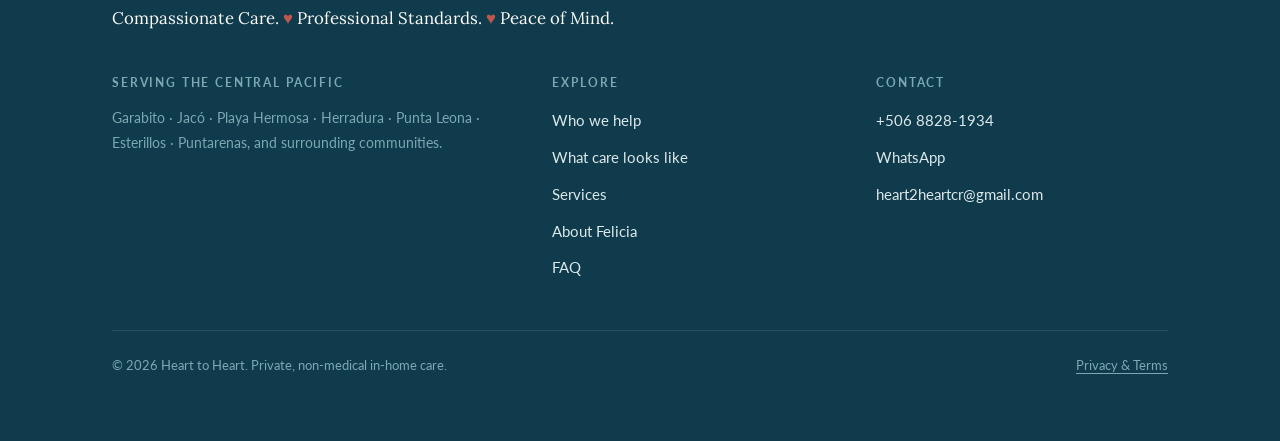
<file: recovery-support.html>
<!DOCTYPE html>
<html lang="en">
<head>
  <meta charset="UTF-8">
  <meta name="viewport" content="width=device-width, initial-scale=1">

  <title>Recovery &amp; Transitional Support | Post-Hospital Care — Costa Rica</title>
  <meta name="description" content="Short-term, attentive in-home support that helps clients heal safely at home after a hospital stay, illness, or diagnosis such as stroke or Parkinson's. Same-week consultations available.">
  <link rel="canonical" href="https://www.heart2heartcr.com/recovery-support.html">
  <meta property="og:type" content="website">
  <meta property="og:title" content="Recovery & Transitional Support — Heart to Heart">
  <meta property="og:description" content="From hospital to home, with confidence. Short-term recovery care built around a finish line.">
  <meta property="og:url" content="https://www.heart2heartcr.com/recovery-support.html">
  <meta property="og:image" content="https://www.heart2heartcr.com/assets/logo-mark.png">

  <link rel="icon" href="assets/logo-mark.png">
  <link rel="apple-touch-icon" href="assets/logo-mark.png">

  <link rel="preconnect" href="https://fonts.googleapis.com">
  <link rel="preconnect" href="https://fonts.gstatic.com" crossorigin>
  <link href="https://fonts.googleapis.com/css2?family=Lato:wght@300;400;700&family=Lora:wght@400;500;600&display=swap" rel="stylesheet">
  <link rel="stylesheet" href="css/styles.css">
</head>

<body>
  <a class="skip" href="#main">Skip to content</a>

  <div class="utility">
    <div class="container">
      <a class="u-phone" href="tel:+50688281934">+506 8828-1934</a>
      <a href="https://wa.me/50688281934?text=Hi%2C%20I%27d%20like%20some%20information%20about%20Heart%20to%20Heart." target="_blank" rel="noopener">WhatsApp</a>
      <a href="index.html#partners">For Referral Partners</a>
    </div>
  </div>

  <header class="site-header">
    <div class="container">
      <a class="brand" href="index.html">
        <img src="assets/logo-mark.png" alt="Heart to Heart">
        <span class="wordmark">Heart to Heart</span>
      </a>
      <button class="nav-toggle" aria-label="Menu" aria-expanded="false" aria-controls="primary-nav">
        <span></span><span></span><span></span>
      </button>
      <nav class="primary-nav" id="primary-nav" aria-label="Primary">
        <ul>
          <li><a href="index.html#who">Who we help</a></li>
          <li><a href="what-care-looks-like.html">What care looks like</a></li>
          <li><a href="services.html" aria-current="page">Services</a></li>
          <li><a href="about.html">About</a></li>
          <li><a href="faq.html">FAQ</a></li>
          <li class="nav-cta"><a class="btn btn--primary" href="https://wa.me/50688281934?text=Hi%2C%20I%27d%20like%20some%20information%20about%20Heart%20to%20Heart." target="_blank" rel="noopener">Message us on WhatsApp</a></li>
        </ul>
      </nav>
    </div>
  </header>

  <main id="main">

    <!-- PAGE HERO -->
    <section class="band band--harbor page-hero">
      <div class="container">
        <p class="eyebrow">Recovery &amp; Transitional Support</p>
        <h1>From hospital to home, with confidence.</h1>
        <p class="lede">Short-term, attentive support that helps clients heal safely at home after a hospital stay, illness, or a diagnosis such as stroke or Parkinson's — built around a finish line.</p>
        <div class="hero-actions" style="margin-top:1.75rem;">
          <a class="btn btn--primary" href="https://wa.me/50688281934?text=Hi%2C%20I%27d%20like%20some%20information%20about%20Heart%20to%20Heart." target="_blank" rel="noopener">Message us on WhatsApp</a>
        </div>
      </div>
    </section>

    <!-- SCENE + OUTCOME -->
    <section class="band band--ivory">
      <div class="container prose">
        <p>The hardest part often isn't the hospital. It's the first few weeks back home — when a fall, a missed medication, or simply doing too much too soon can undo real progress.</p>
        <p>Recovery is not the same as long-term care, and Heart to Heart treats it that way. Care plans are built around a finish line — getting back to the garden, the kitchen, the daily walk — with support that steps back as independence returns.</p>
        <p class="pullquote">Steady support, with an end in sight.</p>
      </div>
    </section>

    <!-- PROCESS -->
    <section class="band band--sand">
      <div class="container">
        <div class="band-head">
          <p class="eyebrow">How recovery care begins</p>
          <h2>A clear path back to independence.</h2>
          <hr class="rule">
        </div>
        <div class="steps">
          <div class="step">
            <span class="num">I</span>
            <h3>Discharge</h3>
            <p>We coordinate with families and discharge planners so nothing falls through the cracks.</p>
          </div>
          <div class="step">
            <span class="num">II</span>
            <h3>Assessment</h3>
            <p>A complimentary in-home visit maps the home, the risks, and the recovery goal.</p>
          </div>
          <div class="step">
            <span class="num">III</span>
            <h3>Care plan</h3>
            <p>A short-term plan built around a finish line, adjusted as strength returns.</p>
          </div>
          <div class="step">
            <span class="num">IV</span>
            <h3>Return to independence</h3>
            <p>Support steps back as the daily walk, the kitchen, and the routine come back.</p>
          </div>
        </div>
      </div>
    </section>

    <!-- PHOTO + IN PRACTICE -->
    <section class="band band--ivory">
      <div class="container profile">
        <img src="assets/photos/hand-in-hand.jpg" alt="A caregiver steadies a client's hand on a walk" width="872" height="1200">
        <div>
          <p class="eyebrow">In practice</p>
          <h2 style="margin-bottom:1rem;">Getting back to the daily walk, safely.</h2>
          <ul class="practice">
            <li>Post-hospital recovery support through those critical first weeks at home.</li>
            <li>Mobility and fall-risk support, so a good recovery isn't undone by a stumble.</li>
            <li>Medication oversight that keeps daily routines on track.</li>
          </ul>
        </div>
      </div>
    </section>

    <!-- FAQ -->
    <section class="band band--sand">
      <div class="container">
        <div class="band-head">
          <p class="eyebrow">Common questions</p>
          <h2>Recovery questions families ask.</h2>
          <hr class="rule">
        </div>
        <div class="faq">
          <details>
            <summary>Can you help right after a hospital stay?</summary>
            <p>Yes. Our Recovery &amp; Transitional Support is designed exactly for this — short-term, attentive support that helps clients heal safely at home after a hospital stay, illness, or diagnosis such as stroke or Parkinson's.</p>
          </details>
          <details>
            <summary>How quickly can care begin?</summary>
            <p>Timelines depend on your family's needs and the type of support required. In many cases, we can schedule a complimentary in-home assessment within days and begin building a care plan shortly after.</p>
          </details>
          <details>
            <summary>Do you work with hospitals or discharge planners?</summary>
            <p>Yes. We coordinate closely with families and discharge planners to build safe, well-supported transitions home after a hospital stay, illness, or procedure.</p>
          </details>
        </div>
      </div>
    </section>

    <!-- FINAL CTA -->
    <section class="band band--harbor interlude">
      <div class="container" style="text-align:center;">
        <h2 style="margin-bottom:1rem;">Need support soon? Let's talk this week.</h2>
        <p style="color:var(--seafoam); max-width:48ch; margin:0 auto 1.75rem;">Recovery care is time-sensitive. Message us and we'll move quickly to arrange a first in-home visit.</p>
        <a class="btn btn--primary" href="https://wa.me/50688281934?text=Hi%2C%20I%27d%20like%20some%20information%20about%20Heart%20to%20Heart." target="_blank" rel="noopener">Message us on WhatsApp</a>
      </div>
    </section>

  </main>

  <footer class="site-footer">
    <div class="container">
      <div class="footer-brand">
        <img src="assets/logo-mark-reverse.png" alt="Heart to Heart">
        <p class="brand-line">Compassionate Care. <span class="heartmark">&#9829;</span> Professional Standards. <span class="heartmark">&#9829;</span> Peace of Mind.</p>
      </div>
      <div class="footer-cols">
        <div>
          <h4>Serving the Central Pacific</h4>
          <p class="service-area">Garabito · Jacó · Playa Hermosa · Herradura · Punta Leona · Esterillos · Puntarenas, and surrounding communities.</p>
        </div>
        <div>
          <h4>Explore</h4>
          <ul>
            <li><a href="index.html#who">Who we help</a></li>
            <li><a href="what-care-looks-like.html">What care looks like</a></li>
            <li><a href="services.html">Services</a></li>
            <li><a href="meet-felicia.html">About Felicia</a></li>
            <li><a href="faq.html">FAQ</a></li>
          </ul>
        </div>
        <div>
          <h4>Contact</h4>
          <ul>
            <li><a href="tel:+50688281934">+506 8828-1934</a></li>
            <li><a href="https://wa.me/50688281934?text=Hi%2C%20I%27d%20like%20some%20information%20about%20Heart%20to%20Heart." target="_blank" rel="noopener">WhatsApp</a></li>
            <li><a href="mailto:heart2heartcr@gmail.com">heart2heartcr@gmail.com</a></li>
          </ul>
        </div>
      </div>
      <div class="footer-bottom">
        <span>&copy; <span id="year">2026</span> Heart to Heart. Private, non-medical in-home care.</span>
        <a href="privacy.html">Privacy &amp; Terms</a>
      </div>
    </div>
  </footer>

  <!-- Floating WhatsApp bubble (desktop; mobile uses the sticky bar) -->
  <a class="wa-bubble" href="https://wa.me/50688281934?text=Hi%2C%20I%27d%20like%20some%20information%20about%20Heart%20to%20Heart." target="_blank" rel="noopener" aria-label="Chat with us on WhatsApp">
    <svg viewBox="0 0 448 512" aria-hidden="true"><path d="M380.9 97.1C339 55.1 283.2 32 223.9 32c-122.4 0-222 99.6-222 222 0 39.1 10.2 77.3 29.6 111L0 480l117.7-30.9c32.4 17.7 68.9 27 106.1 27h.1c122.3 0 224.1-99.6 224.1-222 0-59.3-25.2-115-67.1-157zM223.9 438.7c-33.2 0-65.7-8.9-94-25.7l-6.7-4-69.8 18.3L72 359.2l-4.4-7c-18.5-29.4-28.2-63.3-28.2-98.2 0-101.7 82.8-184.5 184.6-184.5 49.3 0 95.6 19.2 130.4 54.1 34.8 34.9 56.2 81.2 56.1 130.5 0 101.8-84.9 184.6-186.6 184.6zm101.2-138.2c-5.5-2.8-32.8-16.2-37.9-18-5.1-1.9-8.8-2.8-12.5 2.8-3.7 5.6-14.3 18-17.6 21.8-3.2 3.7-6.5 4.2-12 1.4-32.6-16.3-54-29.1-75.5-66-5.7-9.8 5.7-9.1 16.3-30.3 1.8-3.7.9-6.9-.5-9.7-1.4-2.8-12.5-30.1-17.1-41.2-4.5-10.8-9.1-9.3-12.5-9.5-3.2-.2-6.9-.2-10.6-.2-3.7 0-9.7 1.4-14.8 6.9-5.1 5.6-19.4 19-19.4 46.3 0 27.3 19.9 53.7 22.6 57.4 2.8 3.7 39.1 59.7 94.8 83.8 35.2 15.2 49 16.5 66.6 13.9 10.7-1.6 32.8-13.4 37.4-26.4 4.6-13 4.6-24.1 3.2-26.4-1.3-2.5-5-3.9-10.5-6.6z"/></svg>
  </a>

  <nav class="mobile-bar" aria-label="Quick actions">
    <a href="tel:+50688281934">Call</a>
    <a href="mailto:heart2heartcr@gmail.com">Email</a>
    <a class="schedule" href="https://wa.me/50688281934?text=Hi%2C%20I%27d%20like%20some%20information%20about%20Heart%20to%20Heart." target="_blank" rel="noopener">WhatsApp</a>
  </nav>

  <script>
    (function () {
      var toggle = document.querySelector('.nav-toggle');
      var nav = document.getElementById('primary-nav');
      if (toggle && nav) {
        toggle.addEventListener('click', function () {
          var open = nav.classList.toggle('open');
          toggle.setAttribute('aria-expanded', open ? 'true' : 'false');
        });
        nav.addEventListener('click', function (e) {
          if (e.target.tagName === 'A') { nav.classList.remove('open'); toggle.setAttribute('aria-expanded', 'false'); }
        });
      }
      var y = document.getElementById('year');
      if (y) y.textContent = new Date().getFullYear();
    })();
  </script>
</body>
</html>
</file>
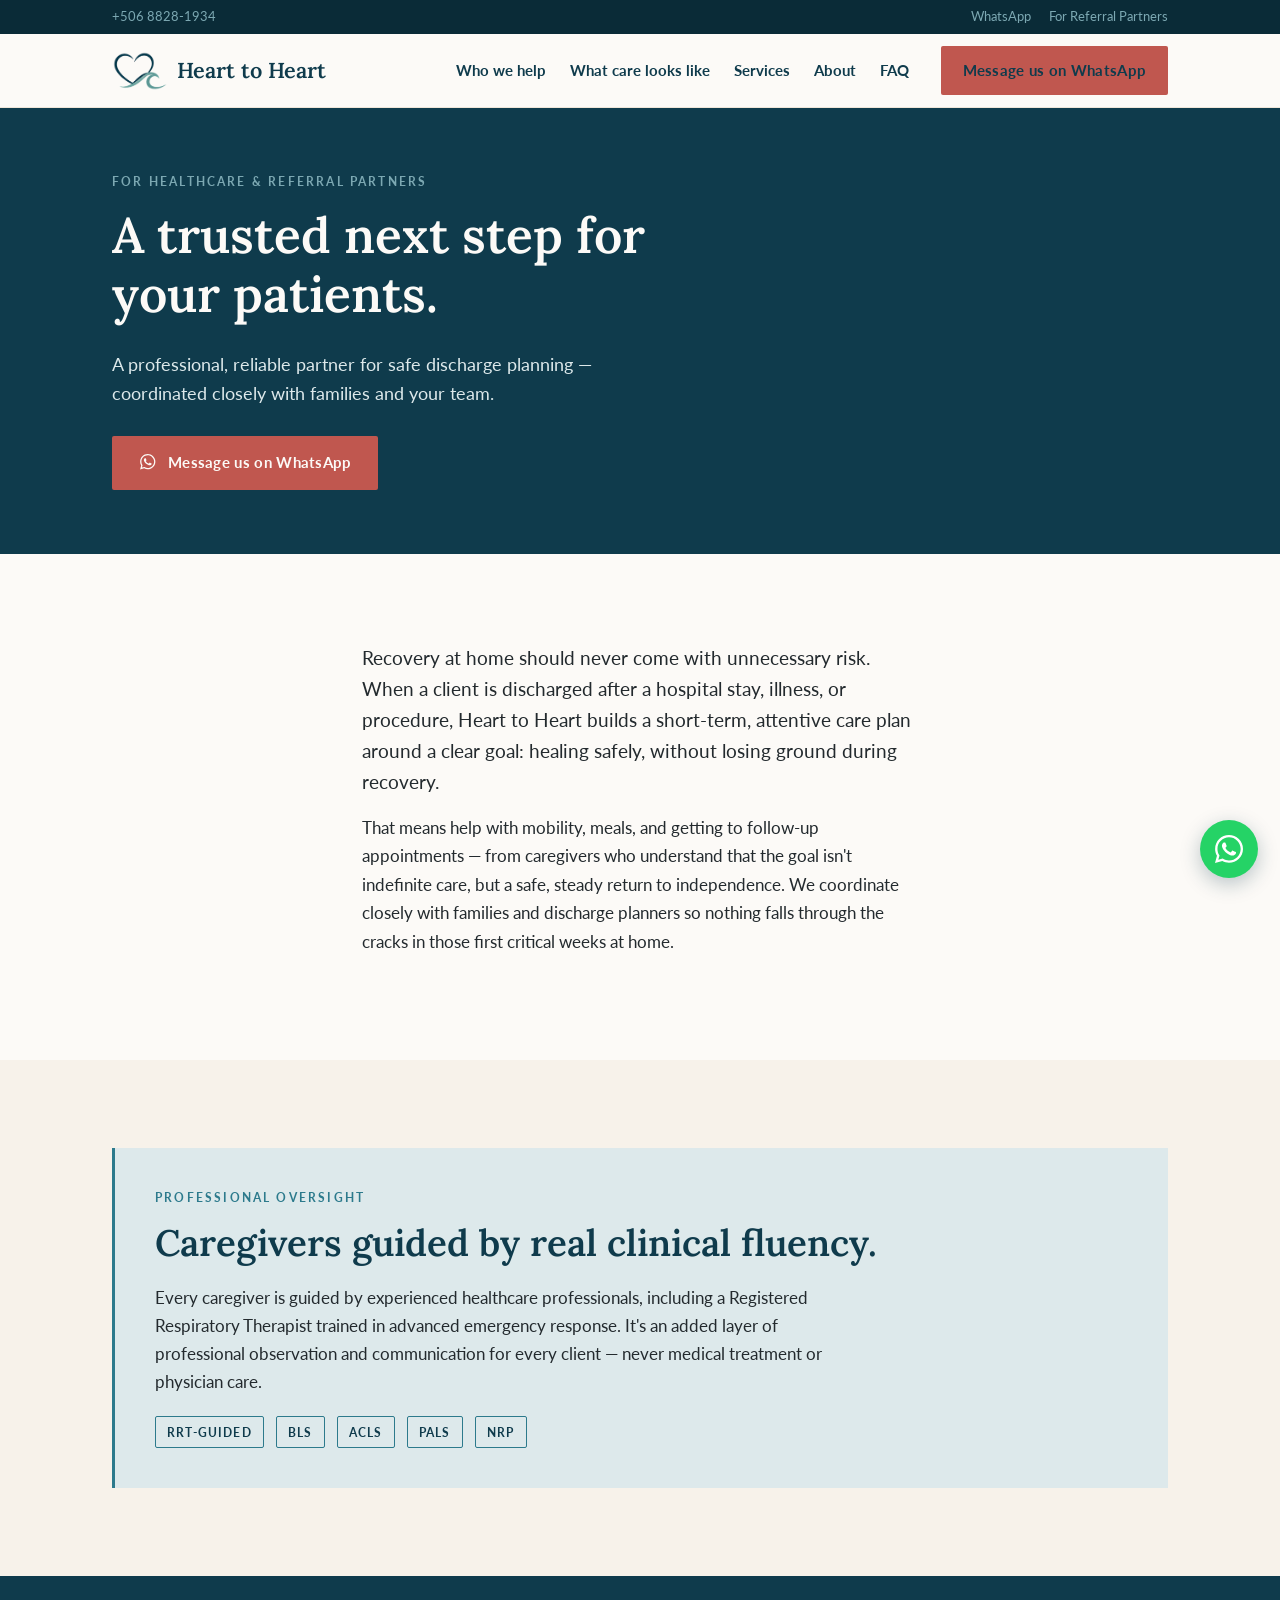
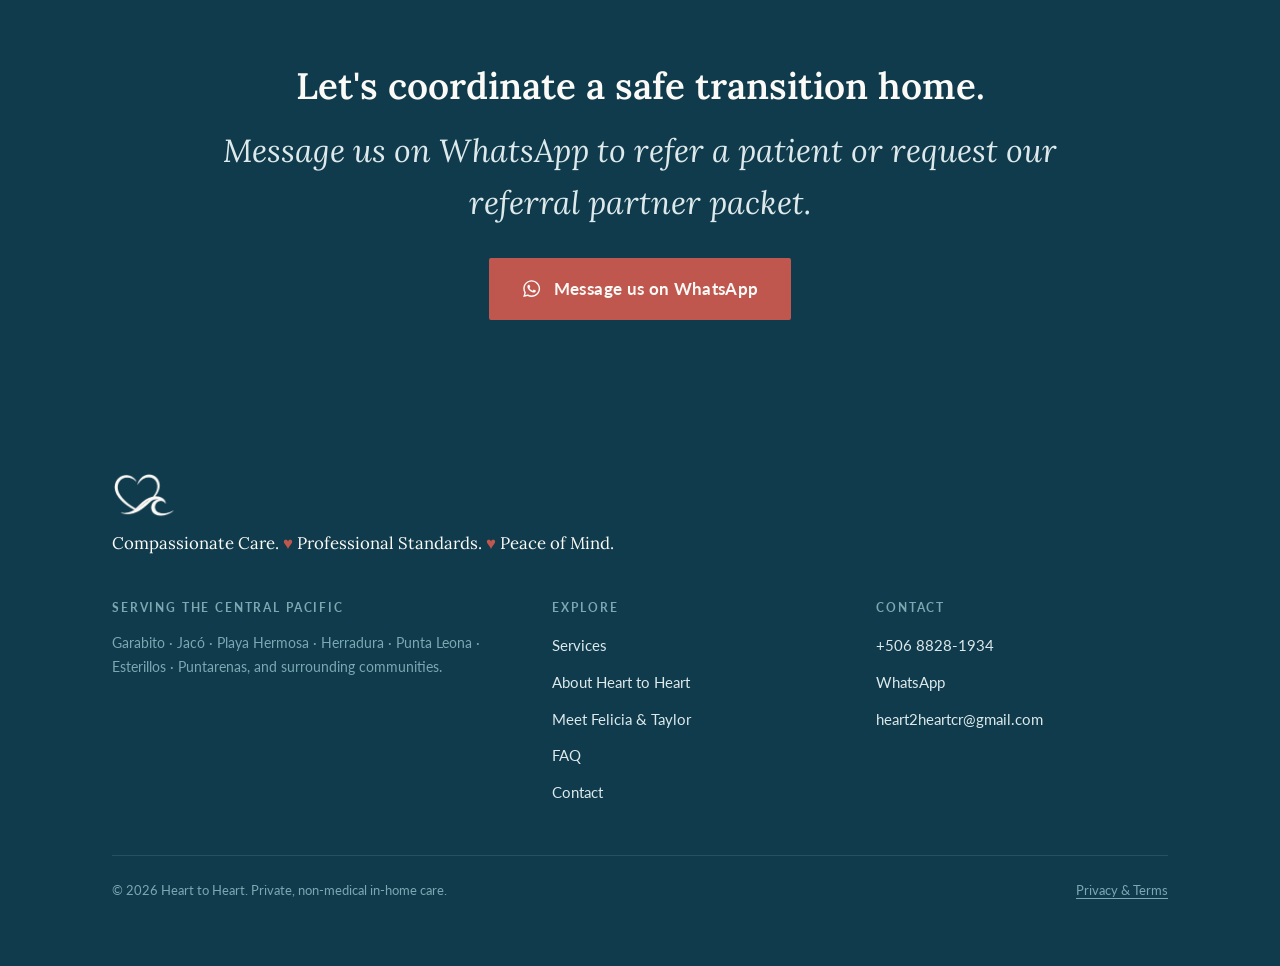
<file: referral-partners.html>
<!DOCTYPE html>
<html lang="en">
<head>
  <meta charset="UTF-8">
  <meta name="viewport" content="width=device-width, initial-scale=1">
  <title>For Healthcare &amp; Referral Partners | Heart to Heart Costa Rica</title>
  <meta name="description" content="Hospitals, clinics, and discharge planners: give your patients a safe, well-supported transition home on Costa Rica's Central Pacific coast, coordinated with your team.">
  <link rel="canonical" href="https://www.heart2heartcr.com/referral-partners.html">
  <meta property="og:type" content="website">
  <meta property="og:title" content="A trusted next step for your patients. — Heart to Heart">
  <meta property="og:description" content="Hospitals, clinics, and discharge planners: give your patients a safe, well-supported transition home on Costa Rica's Central Pacific coast, coordinated with your team.">
  <meta property="og:url" content="https://www.heart2heartcr.com/referral-partners.html">
  <meta property="og:image" content="https://www.heart2heartcr.com/assets/logo-mark.png">
  <link rel="icon" href="assets/logo-mark.png">
  <link rel="apple-touch-icon" href="assets/logo-mark.png">
  <link rel="preconnect" href="https://fonts.googleapis.com">
  <link rel="preconnect" href="https://fonts.gstatic.com" crossorigin>
  <link href="https://fonts.googleapis.com/css2?family=Lato:wght@300;400;700&family=Lora:wght@400;500;600&display=swap" rel="stylesheet">
  <link rel="stylesheet" href="css/styles.css">
</head>
<body>
  <a class="skip" href="#main">Skip to content</a>

  <div class="utility">
    <div class="container">
      <a class="u-phone" href="tel:+50688281934">+506 8828-1934</a>
      <a href="https://wa.me/50688281934?text=Hi%2C%20I%27d%20like%20some%20information%20about%20Heart%20to%20Heart." target="_blank" rel="noopener">WhatsApp</a>
      <a href="index.html#partners">For Referral Partners</a>
    </div>
  </div>

  <header class="site-header">
    <div class="container">
      <a class="brand" href="index.html">
        <img src="assets/logo-mark.png" alt="Heart to Heart">
        <span class="wordmark">Heart to Heart</span>
      </a>
      <button class="nav-toggle" aria-label="Menu" aria-expanded="false" aria-controls="primary-nav">
        <span></span><span></span><span></span>
      </button>
      <nav class="primary-nav" id="primary-nav" aria-label="Primary">
        <ul>
          <li><a href="index.html#who">Who we help</a></li>
          <li><a href="what-care-looks-like.html">What care looks like</a></li>
          <li><a href="services.html">Services</a></li>
          <li><a href="about.html">About</a></li>
          <li><a href="faq.html">FAQ</a></li>
          <li class="nav-cta"><a class="btn btn--primary" href="https://wa.me/50688281934?text=Hi%2C%20I%27d%20like%20some%20information%20about%20Heart%20to%20Heart." target="_blank" rel="noopener">Message us on WhatsApp</a></li>
        </ul>
      </nav>
    </div>
  </header>

  <main id="main">

    <section class="band band--harbor page-hero">
      <div class="container">
        <p class="eyebrow">For healthcare &amp; referral partners</p>
        <h1>A trusted next step for your patients.</h1>
        <p class="lede">A professional, reliable partner for safe discharge planning — coordinated closely with families and your team.</p>
        <div class="hero-actions" style="margin-top:1.75rem;">
          <a class="btn btn--primary" href="https://wa.me/50688281934?text=Hi%2C%20I%27d%20like%20some%20information%20about%20Heart%20to%20Heart." target="_blank" rel="noopener">
            <svg class="wa-glyph" viewBox="0 0 448 512" aria-hidden="true"><path d="M380.9 97.1C339 55.1 283.2 32 223.9 32c-122.4 0-222 99.6-222 222 0 39.1 10.2 77.3 29.6 111L0 480l117.7-30.9c32.4 17.7 68.9 27 106.1 27h.1c122.3 0 224.1-99.6 224.1-222 0-59.3-25.2-115-67.1-157zM223.9 438.7c-33.2 0-65.7-8.9-94-25.7l-6.7-4-69.8 18.3L72 359.2l-4.4-7c-18.5-29.4-28.2-63.3-28.2-98.2 0-101.7 82.8-184.5 184.6-184.5 49.3 0 95.6 19.2 130.4 54.1 34.8 34.9 56.2 81.2 56.1 130.5 0 101.8-84.9 184.6-186.6 184.6zm101.2-138.2c-5.5-2.8-32.8-16.2-37.9-18-5.1-1.9-8.8-2.8-12.5 2.8-3.7 5.6-14.3 18-17.6 21.8-3.2 3.7-6.5 4.2-12 1.4-32.6-16.3-54-29.1-75.5-66-5.7-9.8 5.7-9.1 16.3-30.3 1.8-3.7.9-6.9-.5-9.7-1.4-2.8-12.5-30.1-17.1-41.2-4.5-10.8-9.1-9.3-12.5-9.5-3.2-.2-6.9-.2-10.6-.2-3.7 0-9.7 1.4-14.8 6.9-5.1 5.6-19.4 19-19.4 46.3 0 27.3 19.9 53.7 22.6 57.4 2.8 3.7 39.1 59.7 94.8 83.8 35.2 15.2 49 16.5 66.6 13.9 10.7-1.6 32.8-13.4 37.4-26.4 4.6-13 4.6-24.1 3.2-26.4-1.3-2.5-5-3.9-10.5-6.6z"/></svg>
            Message us on WhatsApp
          </a>
        </div>
      </div>
    </section>

    <section class="band band--ivory">
      <div class="container prose">
        <p>Recovery at home should never come with unnecessary risk. When a client is discharged after a hospital stay, illness, or procedure, Heart to Heart builds a short-term, attentive care plan around a clear goal: healing safely, without losing ground during recovery.</p>
        <p>That means help with mobility, meals, and getting to follow-up appointments — from caregivers who understand that the goal isn't indefinite care, but a safe, steady return to independence. We coordinate closely with families and discharge planners so nothing falls through the cracks in those first critical weeks at home.</p>
      </div>
    </section>

    <section class="band band--sand">
      <div class="container">
        <div class="oversight">
          <p class="eyebrow">Professional oversight</p>
          <h2>Caregivers guided by real clinical fluency.</h2>
          <p>Every caregiver is guided by experienced healthcare professionals, including a Registered Respiratory Therapist trained in advanced emergency response. It's an added layer of professional observation and communication for every client — never medical treatment or physician care.</p>
          <ul class="credentials"><li>RRT-guided</li><li>BLS</li><li>ACLS</li><li>PALS</li><li>NRP</li></ul>
        </div>
      </div>
    </section>

    <section class="band band--harbor interlude">
      <div class="container" style="text-align:center;">
        <h2 style="margin-bottom:1rem;">Let's coordinate a safe transition home.</h2>
        <p style="color:var(--seafoam); max-width:48ch; margin:0 auto 1.75rem;">Message us on WhatsApp to refer a patient or request our referral partner packet.</p>
        <a class="btn btn--primary btn--lg" href="https://wa.me/50688281934?text=Hi%2C%20I%27d%20like%20some%20information%20about%20Heart%20to%20Heart." target="_blank" rel="noopener">
            <svg class="wa-glyph" viewBox="0 0 448 512" aria-hidden="true"><path d="M380.9 97.1C339 55.1 283.2 32 223.9 32c-122.4 0-222 99.6-222 222 0 39.1 10.2 77.3 29.6 111L0 480l117.7-30.9c32.4 17.7 68.9 27 106.1 27h.1c122.3 0 224.1-99.6 224.1-222 0-59.3-25.2-115-67.1-157zM223.9 438.7c-33.2 0-65.7-8.9-94-25.7l-6.7-4-69.8 18.3L72 359.2l-4.4-7c-18.5-29.4-28.2-63.3-28.2-98.2 0-101.7 82.8-184.5 184.6-184.5 49.3 0 95.6 19.2 130.4 54.1 34.8 34.9 56.2 81.2 56.1 130.5 0 101.8-84.9 184.6-186.6 184.6zm101.2-138.2c-5.5-2.8-32.8-16.2-37.9-18-5.1-1.9-8.8-2.8-12.5 2.8-3.7 5.6-14.3 18-17.6 21.8-3.2 3.7-6.5 4.2-12 1.4-32.6-16.3-54-29.1-75.5-66-5.7-9.8 5.7-9.1 16.3-30.3 1.8-3.7.9-6.9-.5-9.7-1.4-2.8-12.5-30.1-17.1-41.2-4.5-10.8-9.1-9.3-12.5-9.5-3.2-.2-6.9-.2-10.6-.2-3.7 0-9.7 1.4-14.8 6.9-5.1 5.6-19.4 19-19.4 46.3 0 27.3 19.9 53.7 22.6 57.4 2.8 3.7 39.1 59.7 94.8 83.8 35.2 15.2 49 16.5 66.6 13.9 10.7-1.6 32.8-13.4 37.4-26.4 4.6-13 4.6-24.1 3.2-26.4-1.3-2.5-5-3.9-10.5-6.6z"/></svg>
            Message us on WhatsApp
          </a>
      </div>
    </section>

  </main>

  <footer class="site-footer">
    <div class="container">
      <div class="footer-brand">
        <img src="assets/logo-mark-reverse.png" alt="Heart to Heart">
        <p class="brand-line">Compassionate Care. <span class="heartmark">&#9829;</span> Professional Standards. <span class="heartmark">&#9829;</span> Peace of Mind.</p>
      </div>
      <div class="footer-cols">
        <div>
          <h4>Serving the Central Pacific</h4>
          <p class="service-area">Garabito &middot; Jac&oacute; &middot; Playa Hermosa &middot; Herradura &middot; Punta Leona &middot; Esterillos &middot; Puntarenas, and surrounding communities.</p>
        </div>
        <div>
          <h4>Explore</h4>
          <ul>
            <li><a href="services.html">Services</a></li>
            <li><a href="about.html">About Heart to Heart</a></li>
            <li><a href="meet-felicia.html">Meet Felicia &amp; Taylor</a></li>
            <li><a href="faq.html">FAQ</a></li>
            <li><a href="contact.html">Contact</a></li>
          </ul>
        </div>
        <div>
          <h4>Contact</h4>
          <ul>
            <li><a href="tel:+50688281934">+506 8828-1934</a></li>
            <li><a href="https://wa.me/50688281934?text=Hi%2C%20I%27d%20like%20some%20information%20about%20Heart%20to%20Heart." target="_blank" rel="noopener">WhatsApp</a></li>
            <li><a href="mailto:heart2heartcr@gmail.com">heart2heartcr@gmail.com</a></li>
          </ul>
        </div>
      </div>
      <div class="footer-bottom">
        <span>&copy; <span id="year">2026</span> Heart to Heart. Private, non-medical in-home care.</span>
        <a href="privacy.html">Privacy &amp; Terms</a>
      </div>
    </div>
  </footer>

  <a class="wa-bubble" href="https://wa.me/50688281934?text=Hi%2C%20I%27d%20like%20some%20information%20about%20Heart%20to%20Heart." target="_blank" rel="noopener" aria-label="Chat with us on WhatsApp">
    <svg  viewBox="0 0 448 512" aria-hidden="true"><path d="M380.9 97.1C339 55.1 283.2 32 223.9 32c-122.4 0-222 99.6-222 222 0 39.1 10.2 77.3 29.6 111L0 480l117.7-30.9c32.4 17.7 68.9 27 106.1 27h.1c122.3 0 224.1-99.6 224.1-222 0-59.3-25.2-115-67.1-157zM223.9 438.7c-33.2 0-65.7-8.9-94-25.7l-6.7-4-69.8 18.3L72 359.2l-4.4-7c-18.5-29.4-28.2-63.3-28.2-98.2 0-101.7 82.8-184.5 184.6-184.5 49.3 0 95.6 19.2 130.4 54.1 34.8 34.9 56.2 81.2 56.1 130.5 0 101.8-84.9 184.6-186.6 184.6zm101.2-138.2c-5.5-2.8-32.8-16.2-37.9-18-5.1-1.9-8.8-2.8-12.5 2.8-3.7 5.6-14.3 18-17.6 21.8-3.2 3.7-6.5 4.2-12 1.4-32.6-16.3-54-29.1-75.5-66-5.7-9.8 5.7-9.1 16.3-30.3 1.8-3.7.9-6.9-.5-9.7-1.4-2.8-12.5-30.1-17.1-41.2-4.5-10.8-9.1-9.3-12.5-9.5-3.2-.2-6.9-.2-10.6-.2-3.7 0-9.7 1.4-14.8 6.9-5.1 5.6-19.4 19-19.4 46.3 0 27.3 19.9 53.7 22.6 57.4 2.8 3.7 39.1 59.7 94.8 83.8 35.2 15.2 49 16.5 66.6 13.9 10.7-1.6 32.8-13.4 37.4-26.4 4.6-13 4.6-24.1 3.2-26.4-1.3-2.5-5-3.9-10.5-6.6z"/></svg>
  </a>

  <nav class="mobile-bar" aria-label="Quick actions">
    <a href="tel:+50688281934">Call</a>
    <a href="mailto:heart2heartcr@gmail.com">Email</a>
    <a class="schedule" href="https://wa.me/50688281934?text=Hi%2C%20I%27d%20like%20some%20information%20about%20Heart%20to%20Heart." target="_blank" rel="noopener">WhatsApp</a>
  </nav>

  <script>
    (function () {
      var toggle = document.querySelector('.nav-toggle');
      var nav = document.getElementById('primary-nav');
      if (toggle && nav) {
        toggle.addEventListener('click', function () {
          var open = nav.classList.toggle('open');
          toggle.setAttribute('aria-expanded', open ? 'true' : 'false');
        });
        nav.addEventListener('click', function (e) {
          if (e.target.tagName === 'A') { nav.classList.remove('open'); toggle.setAttribute('aria-expanded', 'false'); }
        });
      }
      var y = document.getElementById('year');
      if (y) y.textContent = new Date().getFullYear();
    })();
  </script>
</body>
</html>
</file>
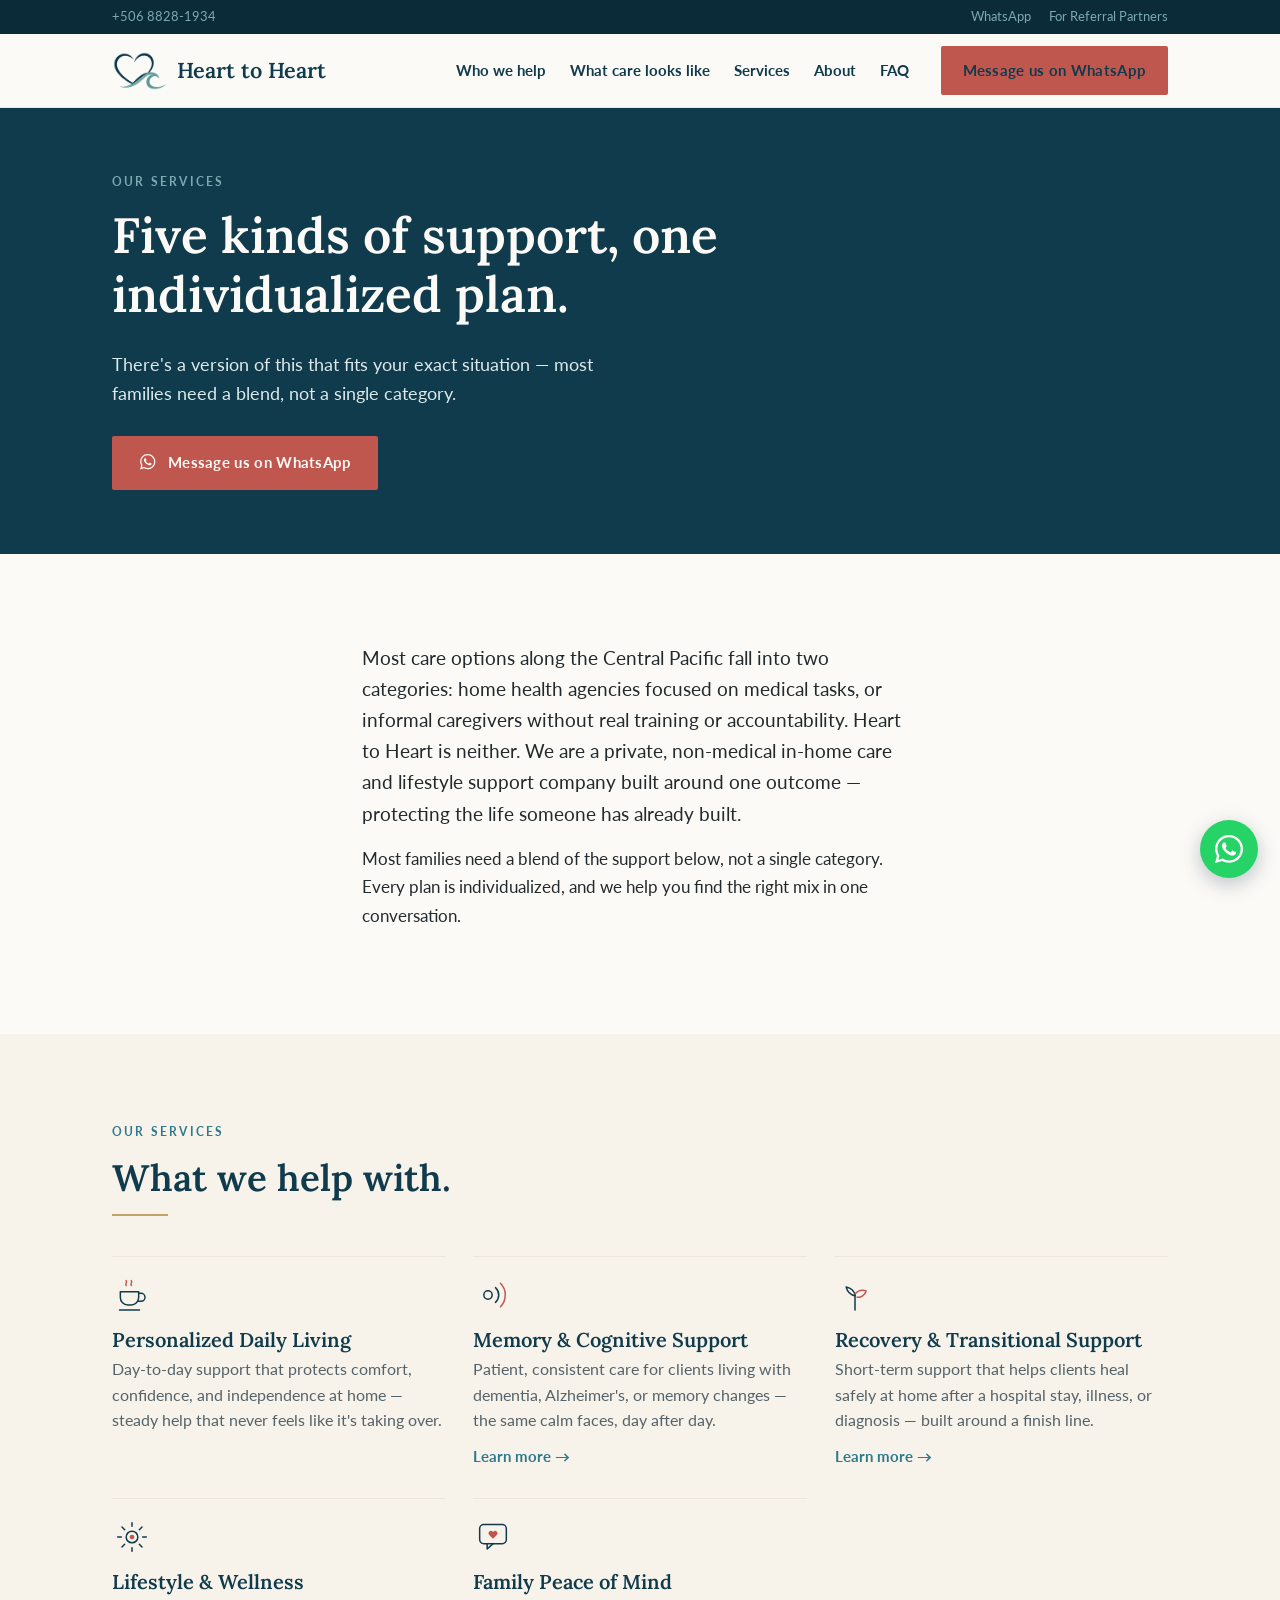
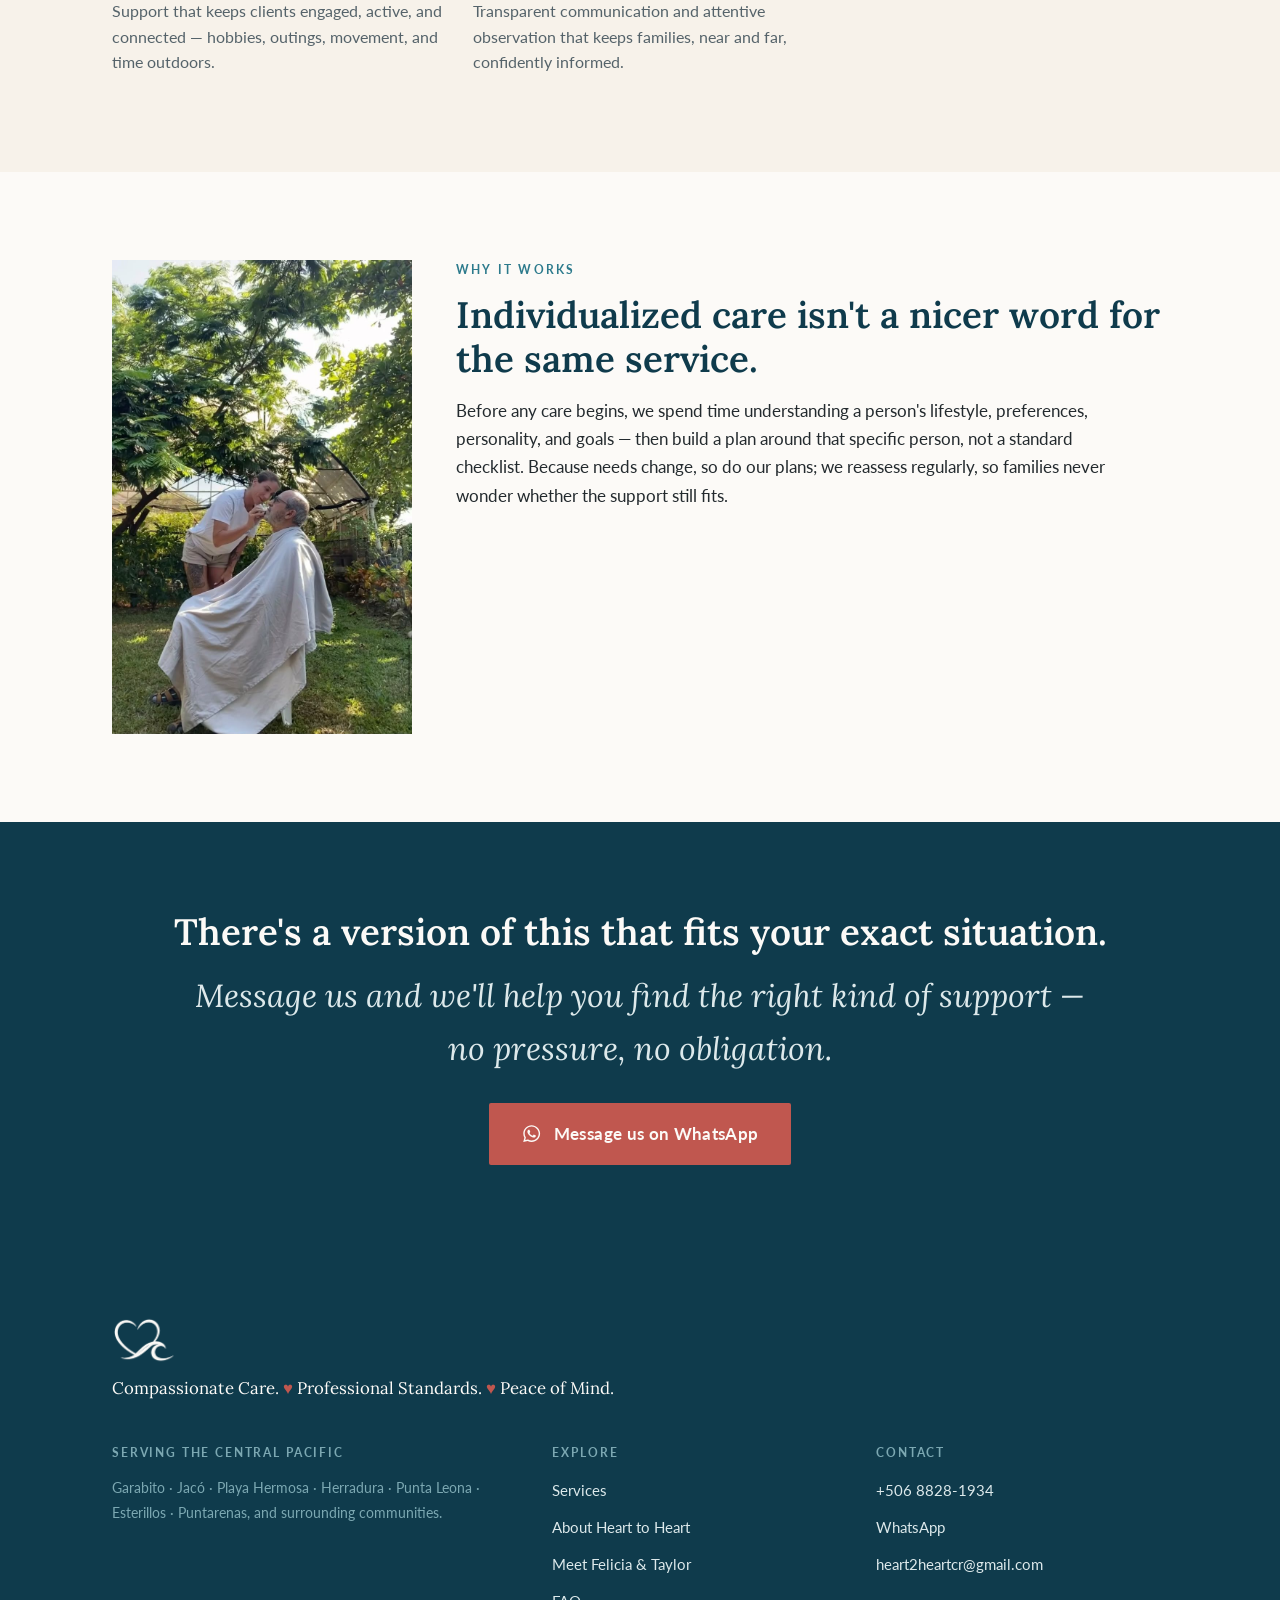
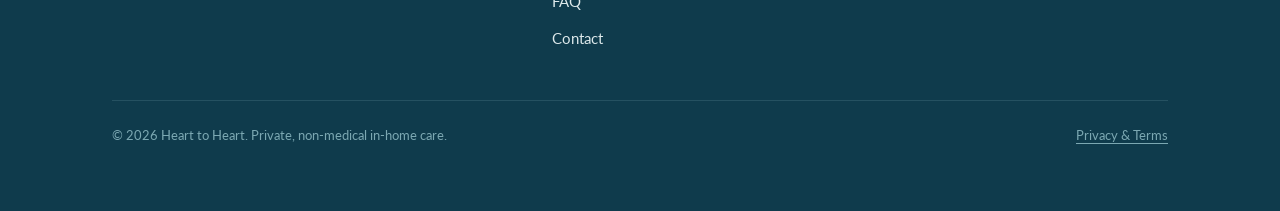
<file: services.html>
<!DOCTYPE html>
<html lang="en">
<head>
  <meta charset="UTF-8">
  <meta name="viewport" content="width=device-width, initial-scale=1">
  <title>Our Services | In-Home Care &amp; Lifestyle Support — Heart to Heart</title>
  <meta name="description" content="Five kinds of personalized in-home care and lifestyle support on Costa Rica's Central Pacific coast — daily living, memory, recovery, wellness, and family communication.">
  <link rel="canonical" href="https://www.heart2heartcr.com/services.html">
  <meta property="og:type" content="website">
  <meta property="og:title" content="Five kinds of support, one individualized plan. — Heart to Heart">
  <meta property="og:description" content="Five kinds of personalized in-home care and lifestyle support on Costa Rica's Central Pacific coast — daily living, memory, recovery, wellness, and family communication.">
  <meta property="og:url" content="https://www.heart2heartcr.com/services.html">
  <meta property="og:image" content="https://www.heart2heartcr.com/assets/logo-mark.png">
  <link rel="icon" href="assets/logo-mark.png">
  <link rel="apple-touch-icon" href="assets/logo-mark.png">
  <link rel="preconnect" href="https://fonts.googleapis.com">
  <link rel="preconnect" href="https://fonts.gstatic.com" crossorigin>
  <link href="https://fonts.googleapis.com/css2?family=Lato:wght@300;400;700&family=Lora:wght@400;500;600&display=swap" rel="stylesheet">
  <link rel="stylesheet" href="css/styles.css">
</head>
<body>
  <a class="skip" href="#main">Skip to content</a>

  <div class="utility">
    <div class="container">
      <a class="u-phone" href="tel:+50688281934">+506 8828-1934</a>
      <a href="https://wa.me/50688281934?text=Hi%2C%20I%27d%20like%20some%20information%20about%20Heart%20to%20Heart." target="_blank" rel="noopener">WhatsApp</a>
      <a href="index.html#partners">For Referral Partners</a>
    </div>
  </div>

  <header class="site-header">
    <div class="container">
      <a class="brand" href="index.html">
        <img src="assets/logo-mark.png" alt="Heart to Heart">
        <span class="wordmark">Heart to Heart</span>
      </a>
      <button class="nav-toggle" aria-label="Menu" aria-expanded="false" aria-controls="primary-nav">
        <span></span><span></span><span></span>
      </button>
      <nav class="primary-nav" id="primary-nav" aria-label="Primary">
        <ul>
          <li><a href="index.html#who">Who we help</a></li>
          <li><a href="what-care-looks-like.html">What care looks like</a></li>
          <li><a href="services.html" aria-current="page">Services</a></li>
          <li><a href="about.html">About</a></li>
          <li><a href="faq.html">FAQ</a></li>
          <li class="nav-cta"><a class="btn btn--primary" href="https://wa.me/50688281934?text=Hi%2C%20I%27d%20like%20some%20information%20about%20Heart%20to%20Heart." target="_blank" rel="noopener">Message us on WhatsApp</a></li>
        </ul>
      </nav>
    </div>
  </header>

  <main id="main">

    <section class="band band--harbor page-hero">
      <div class="container">
        <p class="eyebrow">Our services</p>
        <h1>Five kinds of support, one individualized plan.</h1>
        <p class="lede">There's a version of this that fits your exact situation — most families need a blend, not a single category.</p>
        <div class="hero-actions" style="margin-top:1.75rem;">
          <a class="btn btn--primary" href="https://wa.me/50688281934?text=Hi%2C%20I%27d%20like%20some%20information%20about%20Heart%20to%20Heart." target="_blank" rel="noopener">
            <svg class="wa-glyph" viewBox="0 0 448 512" aria-hidden="true"><path d="M380.9 97.1C339 55.1 283.2 32 223.9 32c-122.4 0-222 99.6-222 222 0 39.1 10.2 77.3 29.6 111L0 480l117.7-30.9c32.4 17.7 68.9 27 106.1 27h.1c122.3 0 224.1-99.6 224.1-222 0-59.3-25.2-115-67.1-157zM223.9 438.7c-33.2 0-65.7-8.9-94-25.7l-6.7-4-69.8 18.3L72 359.2l-4.4-7c-18.5-29.4-28.2-63.3-28.2-98.2 0-101.7 82.8-184.5 184.6-184.5 49.3 0 95.6 19.2 130.4 54.1 34.8 34.9 56.2 81.2 56.1 130.5 0 101.8-84.9 184.6-186.6 184.6zm101.2-138.2c-5.5-2.8-32.8-16.2-37.9-18-5.1-1.9-8.8-2.8-12.5 2.8-3.7 5.6-14.3 18-17.6 21.8-3.2 3.7-6.5 4.2-12 1.4-32.6-16.3-54-29.1-75.5-66-5.7-9.8 5.7-9.1 16.3-30.3 1.8-3.7.9-6.9-.5-9.7-1.4-2.8-12.5-30.1-17.1-41.2-4.5-10.8-9.1-9.3-12.5-9.5-3.2-.2-6.9-.2-10.6-.2-3.7 0-9.7 1.4-14.8 6.9-5.1 5.6-19.4 19-19.4 46.3 0 27.3 19.9 53.7 22.6 57.4 2.8 3.7 39.1 59.7 94.8 83.8 35.2 15.2 49 16.5 66.6 13.9 10.7-1.6 32.8-13.4 37.4-26.4 4.6-13 4.6-24.1 3.2-26.4-1.3-2.5-5-3.9-10.5-6.6z"/></svg>
            Message us on WhatsApp
          </a>
        </div>
      </div>
    </section>

    <section class="band band--ivory">
      <div class="container prose">
        <p>Most care options along the Central Pacific fall into two categories: home health agencies focused on medical tasks, or informal caregivers without real training or accountability. Heart to Heart is neither. We are a private, non-medical in-home care and lifestyle support company built around one outcome — protecting the life someone has already built.</p>
        <p>Most families need a blend of the support below, not a single category. Every plan is individualized, and we help you find the right mix in one conversation.</p>
      </div>
    </section>

    <section class="band band--sand">
      <div class="container">
        <div class="band-head"><p class="eyebrow">Our services</p><h2>What we help with.</h2><hr class="rule"></div>
        <div class="grid grid--services">
          <article class="service"><svg class="service-icon" viewBox="0 0 24 24" fill="none" stroke="currentColor" stroke-width="1.5" stroke-linecap="round" stroke-linejoin="round" aria-hidden="true"><path d="M5 10h11v3.5a4.5 4.5 0 0 1-4.5 4.5h-2A4.5 4.5 0 0 1 5 13.5V10Z"/><path d="M16 11h1.4a2.4 2.4 0 0 1 0 4.8H16"/><path d="M4.5 21h12"/><path class="accent" d="M8.5 3.4c.8.9-.8 1.8 0 2.9M11.6 3.4c.8.9-.8 1.8 0 2.9"/></svg><h3>Personalized Daily Living</h3><p>Day-to-day support that protects comfort, confidence, and independence at home — steady help that never feels like it's taking over.</p></article>
          <article class="service"><svg class="service-icon" viewBox="0 0 24 24" fill="none" stroke="currentColor" stroke-width="1.5" stroke-linecap="round" stroke-linejoin="round" aria-hidden="true"><circle cx="9" cy="12" r="2.5"/><path d="M13.5 7.6a6 6 0 0 1 0 8.8"/><path class="accent" d="M16.5 5a10 10 0 0 1 0 14"/></svg><h3>Memory &amp; Cognitive Support</h3><p>Patient, consistent care for clients living with dementia, Alzheimer's, or memory changes — the same calm faces, day after day.</p><a class="arrow-link" href="memory-support.html">Learn more</a></article>
          <article class="service"><svg class="service-icon" viewBox="0 0 24 24" fill="none" stroke="currentColor" stroke-width="1.5" stroke-linecap="round" stroke-linejoin="round" aria-hidden="true"><path d="M12 21v-9.5"/><path d="M12 12.5C9.7 12 7.3 10 6.7 7.2 9.6 7.7 12 9.8 12 12.5Z"/><path class="accent" d="M12 11.4c1.7-1.9 4.4-2.6 6.7-1.8-.7 2.5-3.1 4-5.5 3.7"/></svg><h3>Recovery &amp; Transitional Support</h3><p>Short-term support that helps clients heal safely at home after a hospital stay, illness, or diagnosis — built around a finish line.</p><a class="arrow-link" href="recovery-support.html">Learn more</a></article>
          <article class="service"><svg class="service-icon" viewBox="0 0 24 24" fill="none" stroke="currentColor" stroke-width="1.5" stroke-linecap="round" stroke-linejoin="round" aria-hidden="true"><circle cx="12" cy="12" r="3.5"/><path d="M12 3.4v2.2M12 18.4v2.2M3.4 12h2.2M18.4 12h2.2M6 6l1.6 1.6M16.4 16.4 18 18M18 6l-1.6 1.6M7.6 16.4 6 18"/><circle class="accent-fill" cx="12" cy="12" r="1.4"/></svg><h3>Lifestyle &amp; Wellness</h3><p>Support that keeps clients engaged, active, and connected — hobbies, outings, movement, and time outdoors.</p></article>
          <article class="service"><svg class="service-icon" viewBox="0 0 24 24" fill="none" stroke="currentColor" stroke-width="1.5" stroke-linecap="round" stroke-linejoin="round" aria-hidden="true"><rect x="4" y="4.5" width="16" height="11.5" rx="2.5"/><path d="M8.5 16v3.2l3.6-3.2"/><path class="accent-fill" d="M12 13 9.7 10.8a1.45 1.45 0 0 1 2.05-2.05l.25.25.25-.25a1.45 1.45 0 0 1 2.05 2.05L12 13Z"/></svg><h3>Family Peace of Mind</h3><p>Transparent communication and attentive observation that keeps families, near and far, confidently informed.</p></article>
        </div>
      </div>
    </section>

    <section class="band band--ivory">
      <div class="container profile">
        <img src="assets/photos/care-moment.jpg" alt="Felicia sharing an unhurried moment with a client in the garden" width="826" height="1305">
        <div>
          <p class="eyebrow">Why it works</p>
          <h2 style="margin-bottom:1rem;">Individualized care isn't a nicer word for the same service.</h2>
          <p>Before any care begins, we spend time understanding a person's lifestyle, preferences, personality, and goals — then build a plan around that specific person, not a standard checklist. Because needs change, so do our plans; we reassess regularly, so families never wonder whether the support still fits.</p>
        </div>
      </div>
    </section>

    <section class="band band--harbor interlude">
      <div class="container" style="text-align:center;">
        <h2 style="margin-bottom:1rem;">There's a version of this that fits your exact situation.</h2>
        <p style="color:var(--seafoam); max-width:48ch; margin:0 auto 1.75rem;">Message us and we'll help you find the right kind of support — no pressure, no obligation.</p>
        <a class="btn btn--primary btn--lg" href="https://wa.me/50688281934?text=Hi%2C%20I%27d%20like%20some%20information%20about%20Heart%20to%20Heart." target="_blank" rel="noopener">
            <svg class="wa-glyph" viewBox="0 0 448 512" aria-hidden="true"><path d="M380.9 97.1C339 55.1 283.2 32 223.9 32c-122.4 0-222 99.6-222 222 0 39.1 10.2 77.3 29.6 111L0 480l117.7-30.9c32.4 17.7 68.9 27 106.1 27h.1c122.3 0 224.1-99.6 224.1-222 0-59.3-25.2-115-67.1-157zM223.9 438.7c-33.2 0-65.7-8.9-94-25.7l-6.7-4-69.8 18.3L72 359.2l-4.4-7c-18.5-29.4-28.2-63.3-28.2-98.2 0-101.7 82.8-184.5 184.6-184.5 49.3 0 95.6 19.2 130.4 54.1 34.8 34.9 56.2 81.2 56.1 130.5 0 101.8-84.9 184.6-186.6 184.6zm101.2-138.2c-5.5-2.8-32.8-16.2-37.9-18-5.1-1.9-8.8-2.8-12.5 2.8-3.7 5.6-14.3 18-17.6 21.8-3.2 3.7-6.5 4.2-12 1.4-32.6-16.3-54-29.1-75.5-66-5.7-9.8 5.7-9.1 16.3-30.3 1.8-3.7.9-6.9-.5-9.7-1.4-2.8-12.5-30.1-17.1-41.2-4.5-10.8-9.1-9.3-12.5-9.5-3.2-.2-6.9-.2-10.6-.2-3.7 0-9.7 1.4-14.8 6.9-5.1 5.6-19.4 19-19.4 46.3 0 27.3 19.9 53.7 22.6 57.4 2.8 3.7 39.1 59.7 94.8 83.8 35.2 15.2 49 16.5 66.6 13.9 10.7-1.6 32.8-13.4 37.4-26.4 4.6-13 4.6-24.1 3.2-26.4-1.3-2.5-5-3.9-10.5-6.6z"/></svg>
            Message us on WhatsApp
          </a>
      </div>
    </section>

  </main>

  <footer class="site-footer">
    <div class="container">
      <div class="footer-brand">
        <img src="assets/logo-mark-reverse.png" alt="Heart to Heart">
        <p class="brand-line">Compassionate Care. <span class="heartmark">&#9829;</span> Professional Standards. <span class="heartmark">&#9829;</span> Peace of Mind.</p>
      </div>
      <div class="footer-cols">
        <div>
          <h4>Serving the Central Pacific</h4>
          <p class="service-area">Garabito &middot; Jac&oacute; &middot; Playa Hermosa &middot; Herradura &middot; Punta Leona &middot; Esterillos &middot; Puntarenas, and surrounding communities.</p>
        </div>
        <div>
          <h4>Explore</h4>
          <ul>
            <li><a href="services.html">Services</a></li>
            <li><a href="about.html">About Heart to Heart</a></li>
            <li><a href="meet-felicia.html">Meet Felicia &amp; Taylor</a></li>
            <li><a href="faq.html">FAQ</a></li>
            <li><a href="contact.html">Contact</a></li>
          </ul>
        </div>
        <div>
          <h4>Contact</h4>
          <ul>
            <li><a href="tel:+50688281934">+506 8828-1934</a></li>
            <li><a href="https://wa.me/50688281934?text=Hi%2C%20I%27d%20like%20some%20information%20about%20Heart%20to%20Heart." target="_blank" rel="noopener">WhatsApp</a></li>
            <li><a href="mailto:heart2heartcr@gmail.com">heart2heartcr@gmail.com</a></li>
          </ul>
        </div>
      </div>
      <div class="footer-bottom">
        <span>&copy; <span id="year">2026</span> Heart to Heart. Private, non-medical in-home care.</span>
        <a href="privacy.html">Privacy &amp; Terms</a>
      </div>
    </div>
  </footer>

  <a class="wa-bubble" href="https://wa.me/50688281934?text=Hi%2C%20I%27d%20like%20some%20information%20about%20Heart%20to%20Heart." target="_blank" rel="noopener" aria-label="Chat with us on WhatsApp">
    <svg  viewBox="0 0 448 512" aria-hidden="true"><path d="M380.9 97.1C339 55.1 283.2 32 223.9 32c-122.4 0-222 99.6-222 222 0 39.1 10.2 77.3 29.6 111L0 480l117.7-30.9c32.4 17.7 68.9 27 106.1 27h.1c122.3 0 224.1-99.6 224.1-222 0-59.3-25.2-115-67.1-157zM223.9 438.7c-33.2 0-65.7-8.9-94-25.7l-6.7-4-69.8 18.3L72 359.2l-4.4-7c-18.5-29.4-28.2-63.3-28.2-98.2 0-101.7 82.8-184.5 184.6-184.5 49.3 0 95.6 19.2 130.4 54.1 34.8 34.9 56.2 81.2 56.1 130.5 0 101.8-84.9 184.6-186.6 184.6zm101.2-138.2c-5.5-2.8-32.8-16.2-37.9-18-5.1-1.9-8.8-2.8-12.5 2.8-3.7 5.6-14.3 18-17.6 21.8-3.2 3.7-6.5 4.2-12 1.4-32.6-16.3-54-29.1-75.5-66-5.7-9.8 5.7-9.1 16.3-30.3 1.8-3.7.9-6.9-.5-9.7-1.4-2.8-12.5-30.1-17.1-41.2-4.5-10.8-9.1-9.3-12.5-9.5-3.2-.2-6.9-.2-10.6-.2-3.7 0-9.7 1.4-14.8 6.9-5.1 5.6-19.4 19-19.4 46.3 0 27.3 19.9 53.7 22.6 57.4 2.8 3.7 39.1 59.7 94.8 83.8 35.2 15.2 49 16.5 66.6 13.9 10.7-1.6 32.8-13.4 37.4-26.4 4.6-13 4.6-24.1 3.2-26.4-1.3-2.5-5-3.9-10.5-6.6z"/></svg>
  </a>

  <nav class="mobile-bar" aria-label="Quick actions">
    <a href="tel:+50688281934">Call</a>
    <a href="mailto:heart2heartcr@gmail.com">Email</a>
    <a class="schedule" href="https://wa.me/50688281934?text=Hi%2C%20I%27d%20like%20some%20information%20about%20Heart%20to%20Heart." target="_blank" rel="noopener">WhatsApp</a>
  </nav>

  <script>
    (function () {
      var toggle = document.querySelector('.nav-toggle');
      var nav = document.getElementById('primary-nav');
      if (toggle && nav) {
        toggle.addEventListener('click', function () {
          var open = nav.classList.toggle('open');
          toggle.setAttribute('aria-expanded', open ? 'true' : 'false');
        });
        nav.addEventListener('click', function (e) {
          if (e.target.tagName === 'A') { nav.classList.remove('open'); toggle.setAttribute('aria-expanded', 'false'); }
        });
      }
      var y = document.getElementById('year');
      if (y) y.textContent = new Date().getFullYear();
    })();
  </script>
</body>
</html>
</file>
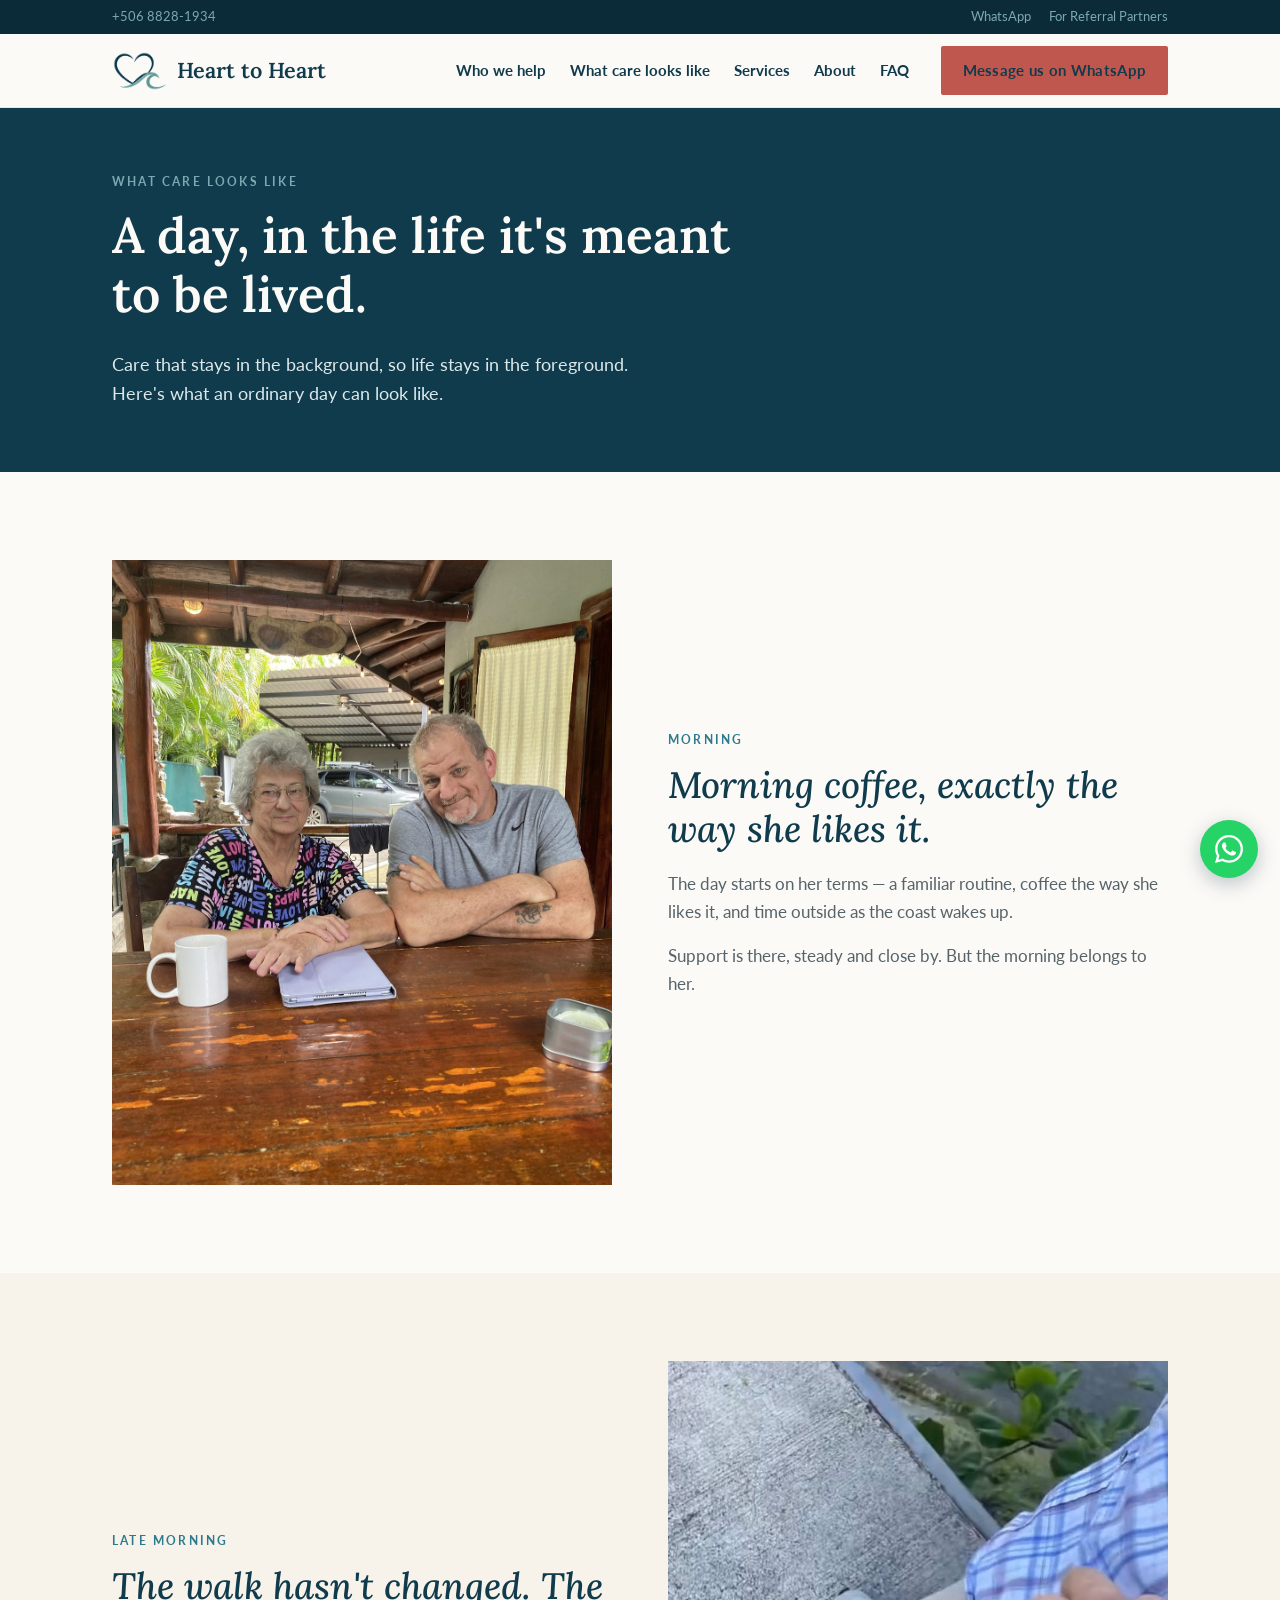
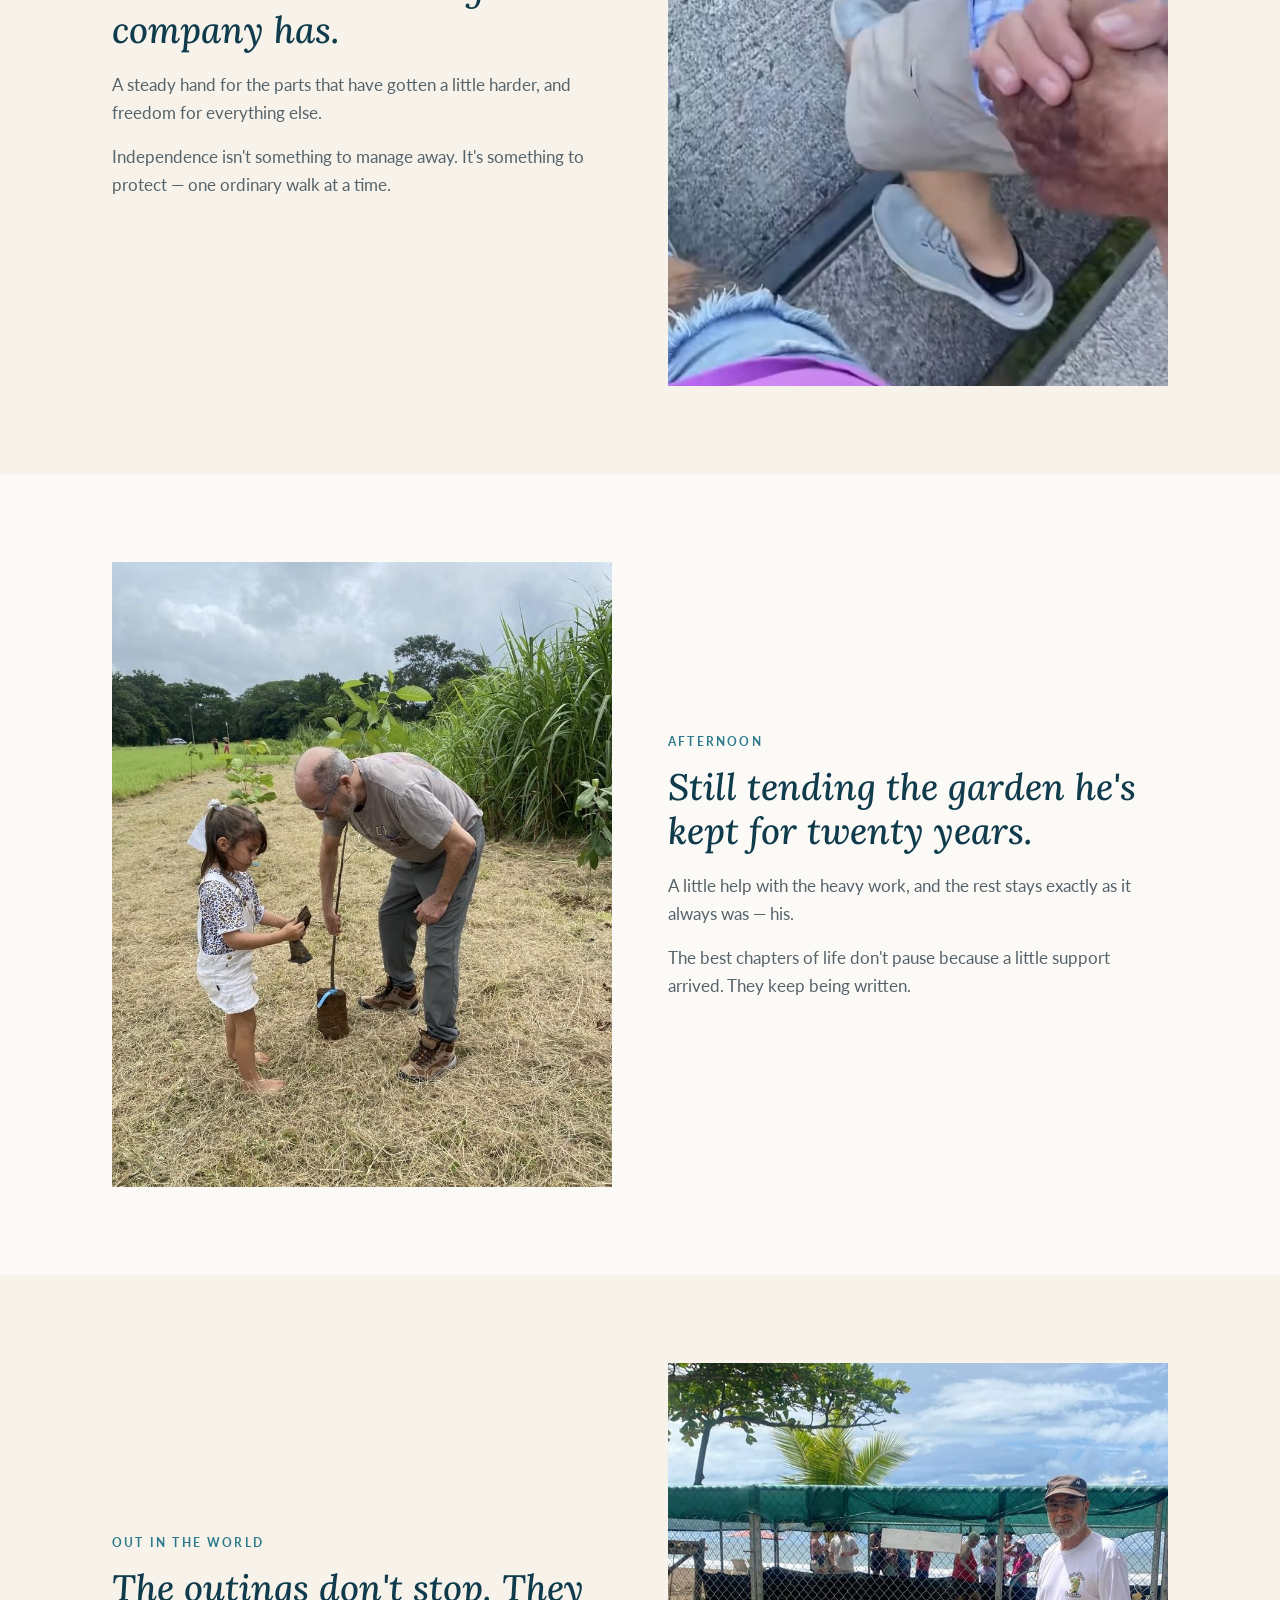
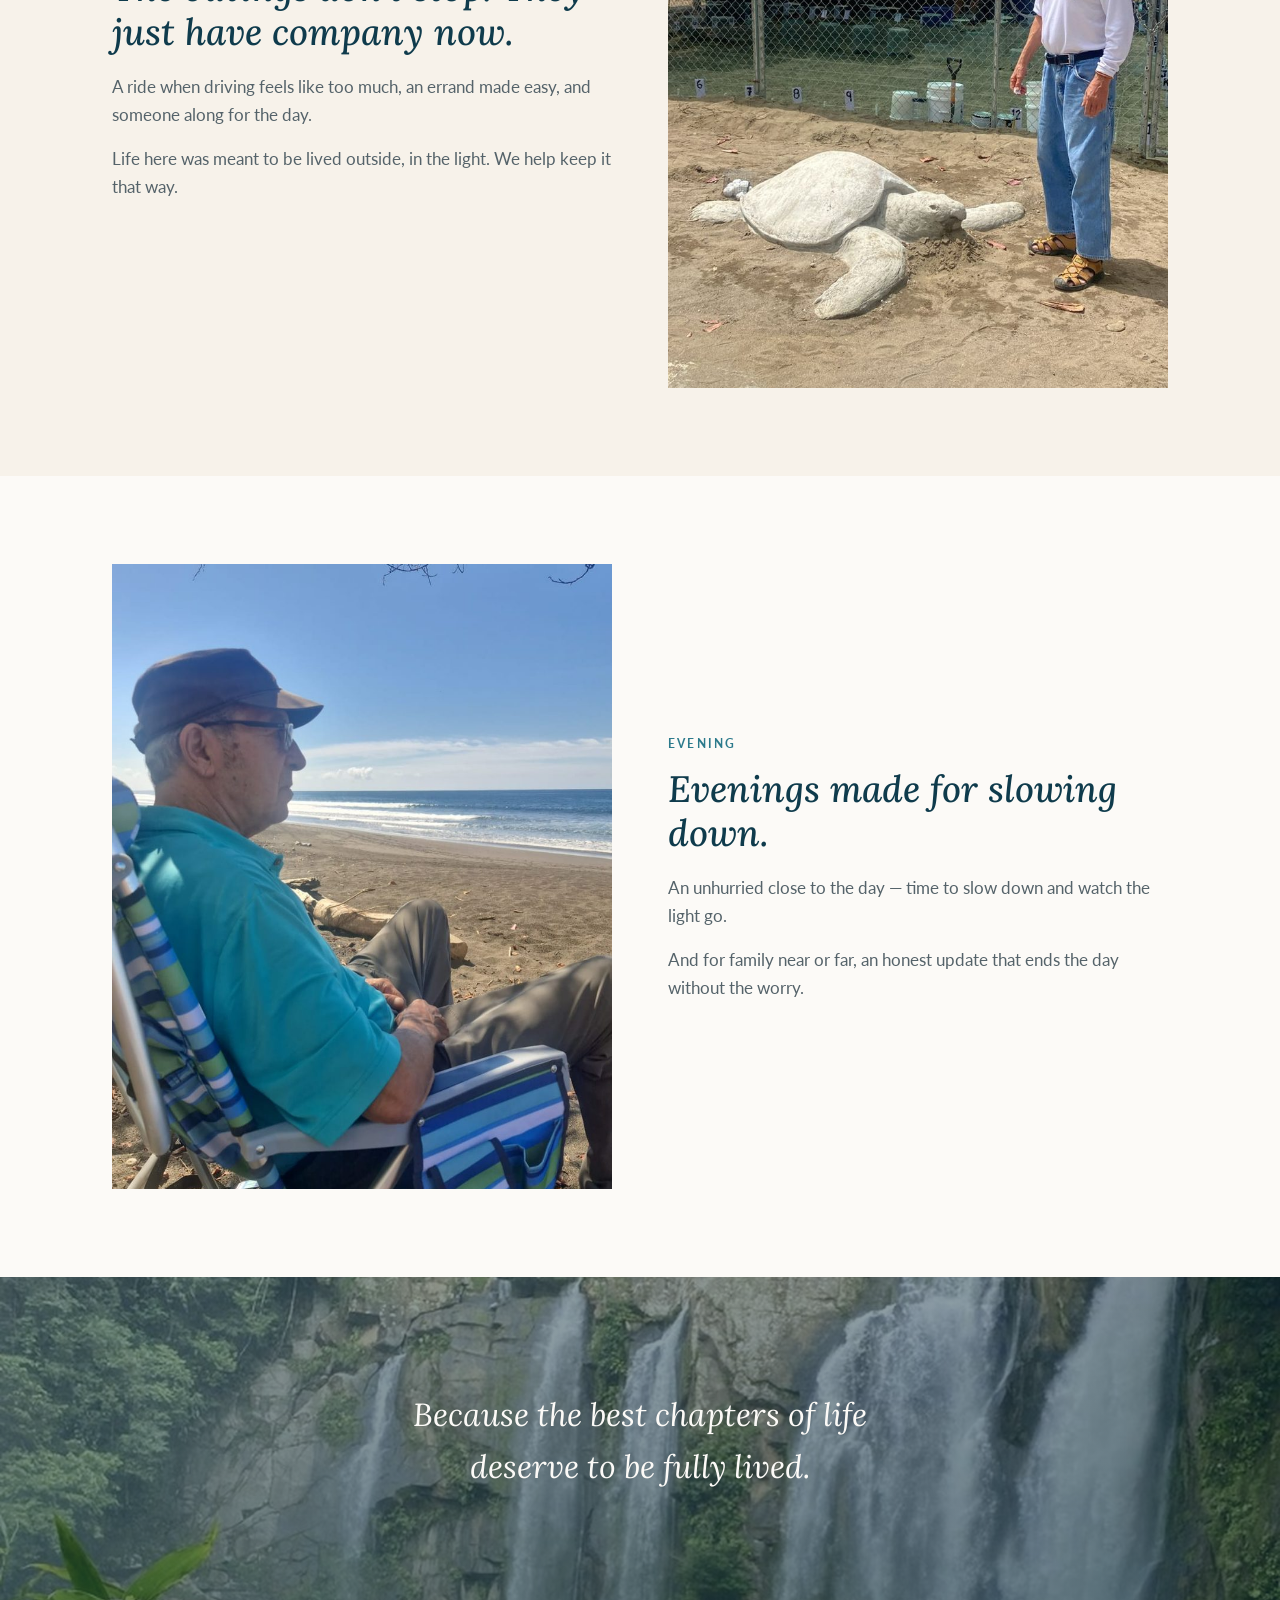
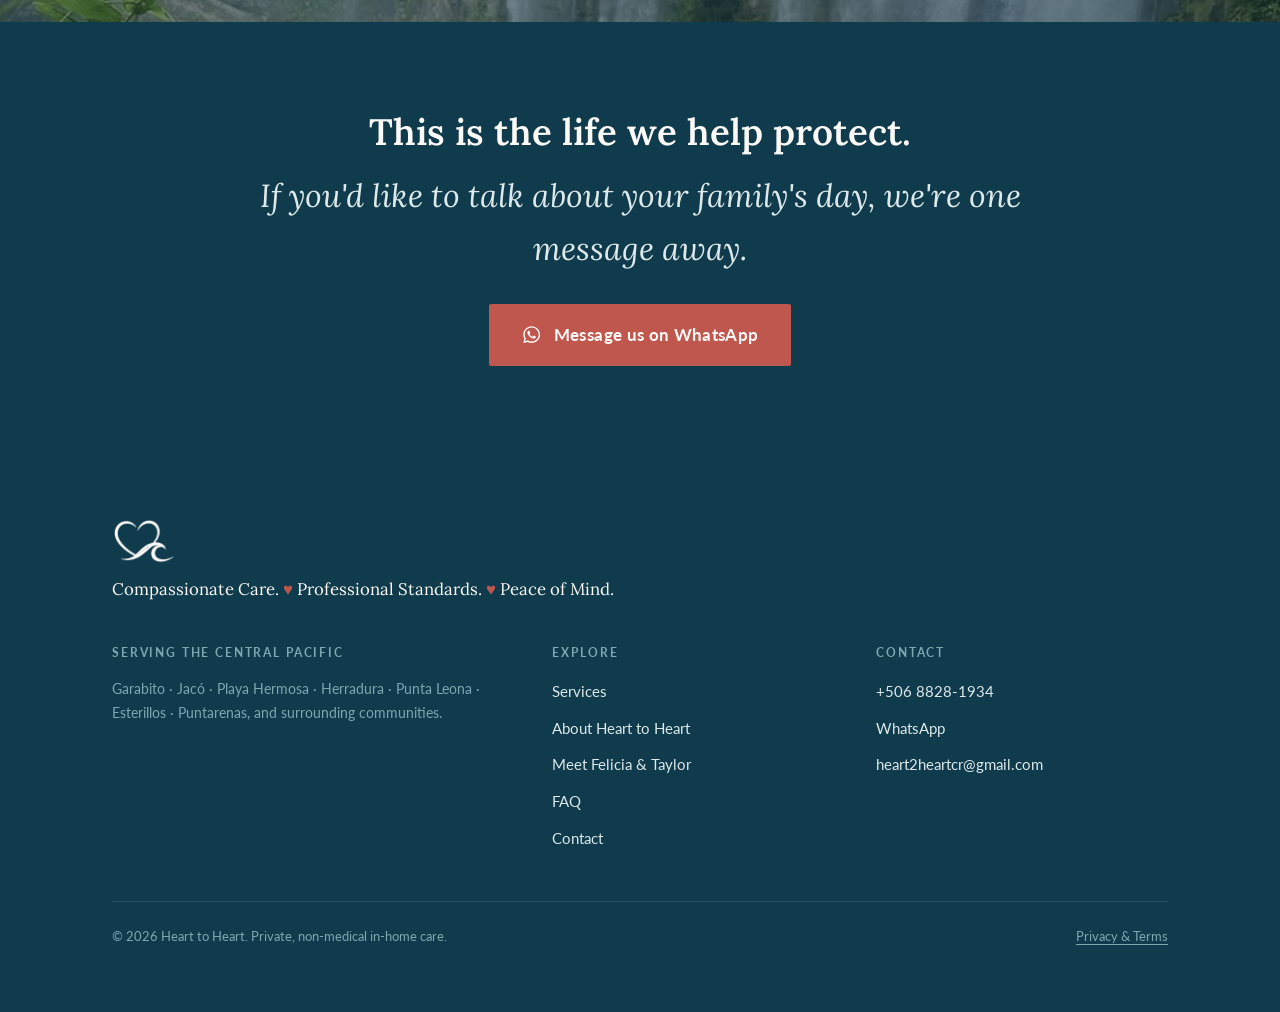
<file: what-care-looks-like.html>
<!DOCTYPE html>
<html lang="en">
<head>
  <meta charset="UTF-8">
  <meta name="viewport" content="width=device-width, initial-scale=1">
  <title>What Care Looks Like | A Day with Heart to Heart — Costa Rica</title>
  <meta name="description" content="A day in the life Heart to Heart helps protect — morning coffee, a steadier walk, the garden, an outing, a quiet evening. Private in-home care on Costa Rica's Central Pacific coast.">
  <link rel="canonical" href="https://www.heart2heartcr.com/what-care-looks-like.html">
  <meta property="og:type" content="website">
  <meta property="og:title" content="What Care Looks Like — Heart to Heart">
  <meta property="og:description" content="Care that stays in the background, so life stays in the foreground.">
  <meta property="og:url" content="https://www.heart2heartcr.com/what-care-looks-like.html">
  <meta property="og:image" content="https://www.heart2heartcr.com/assets/logo-mark.png">
  <link rel="icon" href="assets/logo-mark.png">
  <link rel="apple-touch-icon" href="assets/logo-mark.png">
  <link rel="preconnect" href="https://fonts.googleapis.com">
  <link rel="preconnect" href="https://fonts.gstatic.com" crossorigin>
  <link href="https://fonts.googleapis.com/css2?family=Lato:wght@300;400;700&family=Lora:wght@400;500;600&display=swap" rel="stylesheet">
  <link rel="stylesheet" href="css/styles.css">
</head>
<body>
  <a class="skip" href="#main">Skip to content</a>

  <div class="utility">
    <div class="container">
      <a class="u-phone" href="tel:+50688281934">+506 8828-1934</a>
      <a href="https://wa.me/50688281934?text=Hi%2C%20I%27d%20like%20some%20information%20about%20Heart%20to%20Heart." target="_blank" rel="noopener">WhatsApp</a>
      <a href="index.html#partners">For Referral Partners</a>
    </div>
  </div>

  <header class="site-header">
    <div class="container">
      <a class="brand" href="index.html">
        <img src="assets/logo-mark.png" alt="Heart to Heart">
        <span class="wordmark">Heart to Heart</span>
      </a>
      <button class="nav-toggle" aria-label="Menu" aria-expanded="false" aria-controls="primary-nav">
        <span></span><span></span><span></span>
      </button>
      <nav class="primary-nav" id="primary-nav" aria-label="Primary">
        <ul>
          <li><a href="index.html#who">Who we help</a></li>
          <li><a href="what-care-looks-like.html" aria-current="page">What care looks like</a></li>
          <li><a href="services.html">Services</a></li>
          <li><a href="about.html">About</a></li>
          <li><a href="faq.html">FAQ</a></li>
          <li class="nav-cta"><a class="btn btn--primary" href="https://wa.me/50688281934?text=Hi%2C%20I%27d%20like%20some%20information%20about%20Heart%20to%20Heart." target="_blank" rel="noopener">Message us on WhatsApp</a></li>
        </ul>
      </nav>
    </div>
  </header>

  <main id="main">

    <section class="band band--harbor page-hero">
      <div class="container">
        <p class="eyebrow">What care looks like</p>
        <h1>A day, in the life it's meant to be lived.</h1>
        <p class="lede">Care that stays in the background, so life stays in the foreground. Here's what an ordinary day can look like.</p>
      </div>
    </section>

    <section class="band band--ivory">
      <div class="container story">
        <div class="story-media"><img src="assets/photos/terrace.jpg" alt="Morning coffee at the terrace" width="1125" height="1500"></div>
        <div class="story-text">
          <p class="eyebrow">Morning</p>
          <h2>Morning coffee, exactly the way she likes it.</h2>
          <p>The day starts on her terms — a familiar routine, coffee the way she likes it, and time outside as the coast wakes up.</p>
          <p>Support is there, steady and close by. But the morning belongs to her.</p>
        </div>
      </div>
    </section>

    <section class="band band--sand">
      <div class="container story story--reverse">
        <div class="story-media"><img src="assets/photos/hand-in-hand.jpg" alt="A caregiver steadies a client's hand on a walk" width="872" height="1200"></div>
        <div class="story-text">
          <p class="eyebrow">Late morning</p>
          <h2>The walk hasn't changed. The company has.</h2>
          <p>A steady hand for the parts that have gotten a little harder, and freedom for everything else.</p>
          <p>Independence isn't something to manage away. It's something to protect — one ordinary walk at a time.</p>
        </div>
      </div>
    </section>

    <section class="band band--ivory">
      <div class="container story">
        <div class="story-media"><img src="assets/photos/gardening.jpg" alt="Tending the garden together" width="826" height="1068"></div>
        <div class="story-text">
          <p class="eyebrow">Afternoon</p>
          <h2>Still tending the garden he's kept for twenty years.</h2>
          <p>A little help with the heavy work, and the rest stays exactly as it always was — his.</p>
          <p>The best chapters of life don't pause because a little support arrived. They keep being written.</p>
        </div>
      </div>
    </section>

    <section class="band band--sand">
      <div class="container story story--reverse">
        <div class="story-media"><img src="assets/photos/outing.jpg" alt="A client out enjoying a day on the coast" width="731" height="1300"></div>
        <div class="story-text">
          <p class="eyebrow">Out in the world</p>
          <h2>The outings don't stop. They just have company now.</h2>
          <p>A ride when driving feels like too much, an errand made easy, and someone along for the day.</p>
          <p>Life here was meant to be lived outside, in the light. We help keep it that way.</p>
        </div>
      </div>
    </section>

    <section class="band band--ivory">
      <div class="container story">
        <div class="story-media"><img src="assets/photos/beach-chair.jpg" alt="Watching the day end from the beach" width="843" height="1500"></div>
        <div class="story-text">
          <p class="eyebrow">Evening</p>
          <h2>Evenings made for slowing down.</h2>
          <p>An unhurried close to the day — time to slow down and watch the light go.</p>
          <p>And for family near or far, an honest update that ends the day without the worry.</p>
        </div>
      </div>
    </section>

    <section class="band photo-band interlude" style="background-image:url('assets/photos/waterfall.jpg');">
      <div class="container">
        <p>Because the best chapters of life deserve to be fully lived.</p>
      </div>
    </section>

    <section class="band band--harbor interlude">
      <div class="container" style="text-align:center;">
        <h2 style="margin-bottom:1rem;">This is the life we help protect.</h2>
        <p style="color:var(--seafoam); max-width:46ch; margin:0 auto 1.75rem;">If you'd like to talk about your family's day, we're one message away.</p>
        <a class="btn btn--primary btn--lg" href="https://wa.me/50688281934?text=Hi%2C%20I%27d%20like%20some%20information%20about%20Heart%20to%20Heart." target="_blank" rel="noopener">
          <svg class="wa-glyph" viewBox="0 0 448 512" aria-hidden="true"><path d="M380.9 97.1C339 55.1 283.2 32 223.9 32c-122.4 0-222 99.6-222 222 0 39.1 10.2 77.3 29.6 111L0 480l117.7-30.9c32.4 17.7 68.9 27 106.1 27h.1c122.3 0 224.1-99.6 224.1-222 0-59.3-25.2-115-67.1-157zM223.9 438.7c-33.2 0-65.7-8.9-94-25.7l-6.7-4-69.8 18.3L72 359.2l-4.4-7c-18.5-29.4-28.2-63.3-28.2-98.2 0-101.7 82.8-184.5 184.6-184.5 49.3 0 95.6 19.2 130.4 54.1 34.8 34.9 56.2 81.2 56.1 130.5 0 101.8-84.9 184.6-186.6 184.6zm101.2-138.2c-5.5-2.8-32.8-16.2-37.9-18-5.1-1.9-8.8-2.8-12.5 2.8-3.7 5.6-14.3 18-17.6 21.8-3.2 3.7-6.5 4.2-12 1.4-32.6-16.3-54-29.1-75.5-66-5.7-9.8 5.7-9.1 16.3-30.3 1.8-3.7.9-6.9-.5-9.7-1.4-2.8-12.5-30.1-17.1-41.2-4.5-10.8-9.1-9.3-12.5-9.5-3.2-.2-6.9-.2-10.6-.2-3.7 0-9.7 1.4-14.8 6.9-5.1 5.6-19.4 19-19.4 46.3 0 27.3 19.9 53.7 22.6 57.4 2.8 3.7 39.1 59.7 94.8 83.8 35.2 15.2 49 16.5 66.6 13.9 10.7-1.6 32.8-13.4 37.4-26.4 4.6-13 4.6-24.1 3.2-26.4-1.3-2.5-5-3.9-10.5-6.6z"/></svg>
          Message us on WhatsApp
        </a>
      </div>
    </section>

  </main>

  <footer class="site-footer">
    <div class="container">
      <div class="footer-brand">
        <img src="assets/logo-mark-reverse.png" alt="Heart to Heart">
        <p class="brand-line">Compassionate Care. <span class="heartmark">&#9829;</span> Professional Standards. <span class="heartmark">&#9829;</span> Peace of Mind.</p>
      </div>
      <div class="footer-cols">
        <div>
          <h4>Serving the Central Pacific</h4>
          <p class="service-area">Garabito &middot; Jac&oacute; &middot; Playa Hermosa &middot; Herradura &middot; Punta Leona &middot; Esterillos &middot; Puntarenas, and surrounding communities.</p>
        </div>
        <div>
          <h4>Explore</h4>
          <ul>
            <li><a href="services.html">Services</a></li>
            <li><a href="about.html">About Heart to Heart</a></li>
            <li><a href="meet-felicia.html">Meet Felicia &amp; Taylor</a></li>
            <li><a href="faq.html">FAQ</a></li>
            <li><a href="contact.html">Contact</a></li>
          </ul>
        </div>
        <div>
          <h4>Contact</h4>
          <ul>
            <li><a href="tel:+50688281934">+506 8828-1934</a></li>
            <li><a href="https://wa.me/50688281934?text=Hi%2C%20I%27d%20like%20some%20information%20about%20Heart%20to%20Heart." target="_blank" rel="noopener">WhatsApp</a></li>
            <li><a href="mailto:heart2heartcr@gmail.com">heart2heartcr@gmail.com</a></li>
          </ul>
        </div>
      </div>
      <div class="footer-bottom">
        <span>&copy; <span id="year">2026</span> Heart to Heart. Private, non-medical in-home care.</span>
        <a href="privacy.html">Privacy &amp; Terms</a>
      </div>
    </div>
  </footer>

  <a class="wa-bubble" href="https://wa.me/50688281934?text=Hi%2C%20I%27d%20like%20some%20information%20about%20Heart%20to%20Heart." target="_blank" rel="noopener" aria-label="Chat with us on WhatsApp">
    <svg viewBox="0 0 448 512" aria-hidden="true"><path d="M380.9 97.1C339 55.1 283.2 32 223.9 32c-122.4 0-222 99.6-222 222 0 39.1 10.2 77.3 29.6 111L0 480l117.7-30.9c32.4 17.7 68.9 27 106.1 27h.1c122.3 0 224.1-99.6 224.1-222 0-59.3-25.2-115-67.1-157zM223.9 438.7c-33.2 0-65.7-8.9-94-25.7l-6.7-4-69.8 18.3L72 359.2l-4.4-7c-18.5-29.4-28.2-63.3-28.2-98.2 0-101.7 82.8-184.5 184.6-184.5 49.3 0 95.6 19.2 130.4 54.1 34.8 34.9 56.2 81.2 56.1 130.5 0 101.8-84.9 184.6-186.6 184.6zm101.2-138.2c-5.5-2.8-32.8-16.2-37.9-18-5.1-1.9-8.8-2.8-12.5 2.8-3.7 5.6-14.3 18-17.6 21.8-3.2 3.7-6.5 4.2-12 1.4-32.6-16.3-54-29.1-75.5-66-5.7-9.8 5.7-9.1 16.3-30.3 1.8-3.7.9-6.9-.5-9.7-1.4-2.8-12.5-30.1-17.1-41.2-4.5-10.8-9.1-9.3-12.5-9.5-3.2-.2-6.9-.2-10.6-.2-3.7 0-9.7 1.4-14.8 6.9-5.1 5.6-19.4 19-19.4 46.3 0 27.3 19.9 53.7 22.6 57.4 2.8 3.7 39.1 59.7 94.8 83.8 35.2 15.2 49 16.5 66.6 13.9 10.7-1.6 32.8-13.4 37.4-26.4 4.6-13 4.6-24.1 3.2-26.4-1.3-2.5-5-3.9-10.5-6.6z"/></svg>
  </a>

  <nav class="mobile-bar" aria-label="Quick actions">
    <a href="tel:+50688281934">Call</a>
    <a href="mailto:heart2heartcr@gmail.com">Email</a>
    <a class="schedule" href="https://wa.me/50688281934?text=Hi%2C%20I%27d%20like%20some%20information%20about%20Heart%20to%20Heart." target="_blank" rel="noopener">WhatsApp</a>
  </nav>

  <script>
    (function () {
      var toggle = document.querySelector('.nav-toggle');
      var nav = document.getElementById('primary-nav');
      if (toggle && nav) {
        toggle.addEventListener('click', function () {
          var open = nav.classList.toggle('open');
          toggle.setAttribute('aria-expanded', open ? 'true' : 'false');
        });
        nav.addEventListener('click', function (e) {
          if (e.target.tagName === 'A') { nav.classList.remove('open'); toggle.setAttribute('aria-expanded', 'false'); }
        });
      }
      var y = document.getElementById('year');
      if (y) y.textContent = new Date().getFullYear();
    })();
  </script>
</body>
</html>
</file>
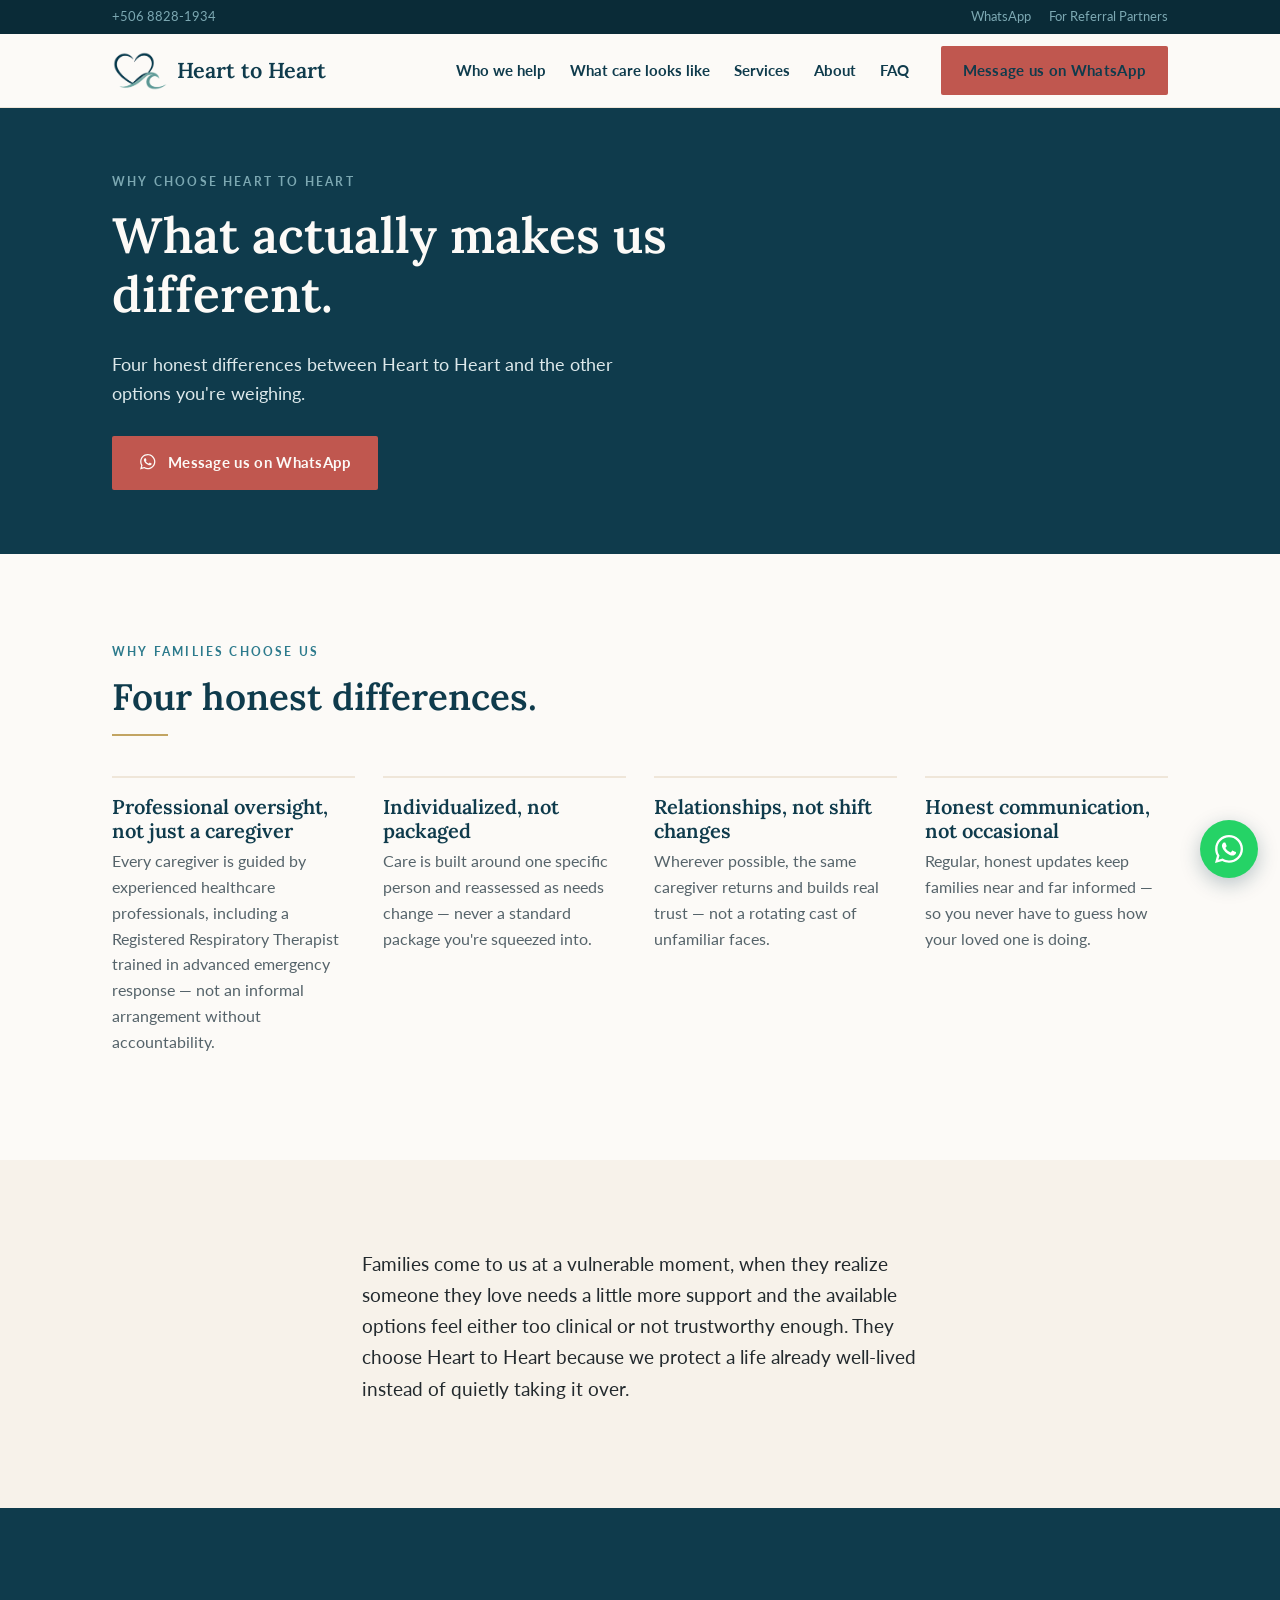
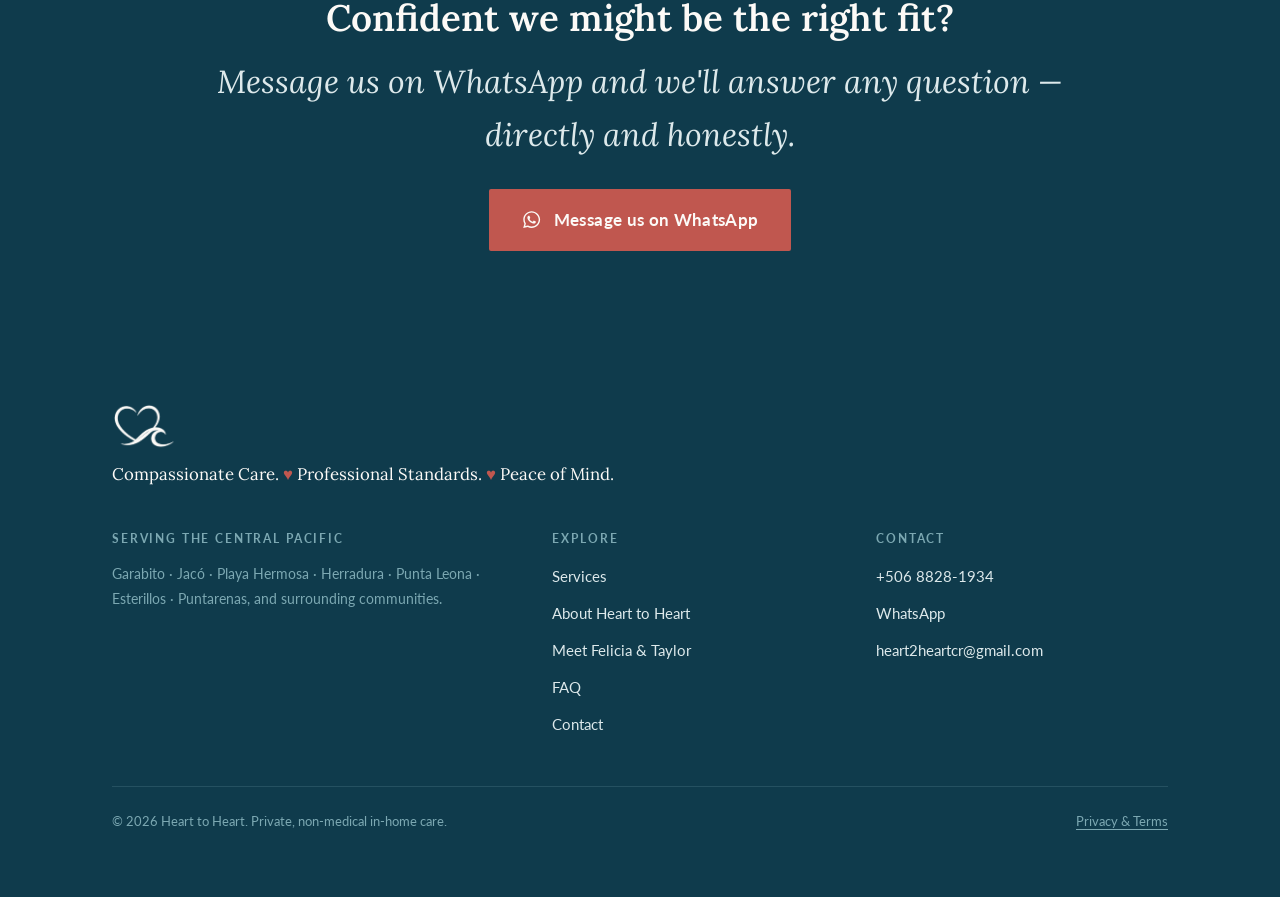
<file: why-choose.html>
<!DOCTYPE html>
<html lang="en">
<head>
  <meta charset="UTF-8">
  <meta name="viewport" content="width=device-width, initial-scale=1">
  <title>Why Choose Heart to Heart | Private In-Home Care in Costa Rica</title>
  <meta name="description" content="What makes Heart to Heart different: professional oversight, individualized plans, relationship-based caregiving, and honest communication with families near and far.">
  <link rel="canonical" href="https://www.heart2heartcr.com/why-choose.html">
  <meta property="og:type" content="website">
  <meta property="og:title" content="What actually makes us different. — Heart to Heart">
  <meta property="og:description" content="What makes Heart to Heart different: professional oversight, individualized plans, relationship-based caregiving, and honest communication with families near and far.">
  <meta property="og:url" content="https://www.heart2heartcr.com/why-choose.html">
  <meta property="og:image" content="https://www.heart2heartcr.com/assets/logo-mark.png">
  <link rel="icon" href="assets/logo-mark.png">
  <link rel="apple-touch-icon" href="assets/logo-mark.png">
  <link rel="preconnect" href="https://fonts.googleapis.com">
  <link rel="preconnect" href="https://fonts.gstatic.com" crossorigin>
  <link href="https://fonts.googleapis.com/css2?family=Lato:wght@300;400;700&family=Lora:wght@400;500;600&display=swap" rel="stylesheet">
  <link rel="stylesheet" href="css/styles.css">
</head>
<body>
  <a class="skip" href="#main">Skip to content</a>

  <div class="utility">
    <div class="container">
      <a class="u-phone" href="tel:+50688281934">+506 8828-1934</a>
      <a href="https://wa.me/50688281934?text=Hi%2C%20I%27d%20like%20some%20information%20about%20Heart%20to%20Heart." target="_blank" rel="noopener">WhatsApp</a>
      <a href="index.html#partners">For Referral Partners</a>
    </div>
  </div>

  <header class="site-header">
    <div class="container">
      <a class="brand" href="index.html">
        <img src="assets/logo-mark.png" alt="Heart to Heart">
        <span class="wordmark">Heart to Heart</span>
      </a>
      <button class="nav-toggle" aria-label="Menu" aria-expanded="false" aria-controls="primary-nav">
        <span></span><span></span><span></span>
      </button>
      <nav class="primary-nav" id="primary-nav" aria-label="Primary">
        <ul>
          <li><a href="index.html#who">Who we help</a></li>
          <li><a href="what-care-looks-like.html">What care looks like</a></li>
          <li><a href="services.html">Services</a></li>
          <li><a href="about.html" aria-current="page">About</a></li>
          <li><a href="faq.html">FAQ</a></li>
          <li class="nav-cta"><a class="btn btn--primary" href="https://wa.me/50688281934?text=Hi%2C%20I%27d%20like%20some%20information%20about%20Heart%20to%20Heart." target="_blank" rel="noopener">Message us on WhatsApp</a></li>
        </ul>
      </nav>
    </div>
  </header>

  <main id="main">

    <section class="band band--harbor page-hero">
      <div class="container">
        <p class="eyebrow">Why choose Heart to Heart</p>
        <h1>What actually makes us different.</h1>
        <p class="lede">Four honest differences between Heart to Heart and the other options you're weighing.</p>
        <div class="hero-actions" style="margin-top:1.75rem;">
          <a class="btn btn--primary" href="https://wa.me/50688281934?text=Hi%2C%20I%27d%20like%20some%20information%20about%20Heart%20to%20Heart." target="_blank" rel="noopener">
            <svg class="wa-glyph" viewBox="0 0 448 512" aria-hidden="true"><path d="M380.9 97.1C339 55.1 283.2 32 223.9 32c-122.4 0-222 99.6-222 222 0 39.1 10.2 77.3 29.6 111L0 480l117.7-30.9c32.4 17.7 68.9 27 106.1 27h.1c122.3 0 224.1-99.6 224.1-222 0-59.3-25.2-115-67.1-157zM223.9 438.7c-33.2 0-65.7-8.9-94-25.7l-6.7-4-69.8 18.3L72 359.2l-4.4-7c-18.5-29.4-28.2-63.3-28.2-98.2 0-101.7 82.8-184.5 184.6-184.5 49.3 0 95.6 19.2 130.4 54.1 34.8 34.9 56.2 81.2 56.1 130.5 0 101.8-84.9 184.6-186.6 184.6zm101.2-138.2c-5.5-2.8-32.8-16.2-37.9-18-5.1-1.9-8.8-2.8-12.5 2.8-3.7 5.6-14.3 18-17.6 21.8-3.2 3.7-6.5 4.2-12 1.4-32.6-16.3-54-29.1-75.5-66-5.7-9.8 5.7-9.1 16.3-30.3 1.8-3.7.9-6.9-.5-9.7-1.4-2.8-12.5-30.1-17.1-41.2-4.5-10.8-9.1-9.3-12.5-9.5-3.2-.2-6.9-.2-10.6-.2-3.7 0-9.7 1.4-14.8 6.9-5.1 5.6-19.4 19-19.4 46.3 0 27.3 19.9 53.7 22.6 57.4 2.8 3.7 39.1 59.7 94.8 83.8 35.2 15.2 49 16.5 66.6 13.9 10.7-1.6 32.8-13.4 37.4-26.4 4.6-13 4.6-24.1 3.2-26.4-1.3-2.5-5-3.9-10.5-6.6z"/></svg>
            Message us on WhatsApp
          </a>
        </div>
      </div>
    </section>

    <section class="band band--ivory">
      <div class="container">
        <div class="band-head"><p class="eyebrow">Why families choose us</p><h2>Four honest differences.</h2><hr class="rule"></div>
        <div class="grid grid--audiences">
          <article class="audience"><h3>Professional oversight, not just a caregiver</h3><p>Every caregiver is guided by experienced healthcare professionals, including a Registered Respiratory Therapist trained in advanced emergency response — not an informal arrangement without accountability.</p></article>
          <article class="audience"><h3>Individualized, not packaged</h3><p>Care is built around one specific person and reassessed as needs change — never a standard package you're squeezed into.</p></article>
          <article class="audience"><h3>Relationships, not shift changes</h3><p>Wherever possible, the same caregiver returns and builds real trust — not a rotating cast of unfamiliar faces.</p></article>
          <article class="audience"><h3>Honest communication, not occasional</h3><p>Regular, honest updates keep families near and far informed — so you never have to guess how your loved one is doing.</p></article>
        </div>
      </div>
    </section>

    <section class="band band--sand">
      <div class="container prose">
        <p>Families come to us at a vulnerable moment, when they realize someone they love needs a little more support and the available options feel either too clinical or not trustworthy enough. They choose Heart to Heart because we protect a life already well-lived instead of quietly taking it over.</p>
      </div>
    </section>

    <section class="band band--harbor interlude">
      <div class="container" style="text-align:center;">
        <h2 style="margin-bottom:1rem;">Confident we might be the right fit?</h2>
        <p style="color:var(--seafoam); max-width:48ch; margin:0 auto 1.75rem;">Message us on WhatsApp and we'll answer any question — directly and honestly.</p>
        <a class="btn btn--primary btn--lg" href="https://wa.me/50688281934?text=Hi%2C%20I%27d%20like%20some%20information%20about%20Heart%20to%20Heart." target="_blank" rel="noopener">
            <svg class="wa-glyph" viewBox="0 0 448 512" aria-hidden="true"><path d="M380.9 97.1C339 55.1 283.2 32 223.9 32c-122.4 0-222 99.6-222 222 0 39.1 10.2 77.3 29.6 111L0 480l117.7-30.9c32.4 17.7 68.9 27 106.1 27h.1c122.3 0 224.1-99.6 224.1-222 0-59.3-25.2-115-67.1-157zM223.9 438.7c-33.2 0-65.7-8.9-94-25.7l-6.7-4-69.8 18.3L72 359.2l-4.4-7c-18.5-29.4-28.2-63.3-28.2-98.2 0-101.7 82.8-184.5 184.6-184.5 49.3 0 95.6 19.2 130.4 54.1 34.8 34.9 56.2 81.2 56.1 130.5 0 101.8-84.9 184.6-186.6 184.6zm101.2-138.2c-5.5-2.8-32.8-16.2-37.9-18-5.1-1.9-8.8-2.8-12.5 2.8-3.7 5.6-14.3 18-17.6 21.8-3.2 3.7-6.5 4.2-12 1.4-32.6-16.3-54-29.1-75.5-66-5.7-9.8 5.7-9.1 16.3-30.3 1.8-3.7.9-6.9-.5-9.7-1.4-2.8-12.5-30.1-17.1-41.2-4.5-10.8-9.1-9.3-12.5-9.5-3.2-.2-6.9-.2-10.6-.2-3.7 0-9.7 1.4-14.8 6.9-5.1 5.6-19.4 19-19.4 46.3 0 27.3 19.9 53.7 22.6 57.4 2.8 3.7 39.1 59.7 94.8 83.8 35.2 15.2 49 16.5 66.6 13.9 10.7-1.6 32.8-13.4 37.4-26.4 4.6-13 4.6-24.1 3.2-26.4-1.3-2.5-5-3.9-10.5-6.6z"/></svg>
            Message us on WhatsApp
          </a>
      </div>
    </section>

  </main>

  <footer class="site-footer">
    <div class="container">
      <div class="footer-brand">
        <img src="assets/logo-mark-reverse.png" alt="Heart to Heart">
        <p class="brand-line">Compassionate Care. <span class="heartmark">&#9829;</span> Professional Standards. <span class="heartmark">&#9829;</span> Peace of Mind.</p>
      </div>
      <div class="footer-cols">
        <div>
          <h4>Serving the Central Pacific</h4>
          <p class="service-area">Garabito &middot; Jac&oacute; &middot; Playa Hermosa &middot; Herradura &middot; Punta Leona &middot; Esterillos &middot; Puntarenas, and surrounding communities.</p>
        </div>
        <div>
          <h4>Explore</h4>
          <ul>
            <li><a href="services.html">Services</a></li>
            <li><a href="about.html">About Heart to Heart</a></li>
            <li><a href="meet-felicia.html">Meet Felicia &amp; Taylor</a></li>
            <li><a href="faq.html">FAQ</a></li>
            <li><a href="contact.html">Contact</a></li>
          </ul>
        </div>
        <div>
          <h4>Contact</h4>
          <ul>
            <li><a href="tel:+50688281934">+506 8828-1934</a></li>
            <li><a href="https://wa.me/50688281934?text=Hi%2C%20I%27d%20like%20some%20information%20about%20Heart%20to%20Heart." target="_blank" rel="noopener">WhatsApp</a></li>
            <li><a href="mailto:heart2heartcr@gmail.com">heart2heartcr@gmail.com</a></li>
          </ul>
        </div>
      </div>
      <div class="footer-bottom">
        <span>&copy; <span id="year">2026</span> Heart to Heart. Private, non-medical in-home care.</span>
        <a href="privacy.html">Privacy &amp; Terms</a>
      </div>
    </div>
  </footer>

  <a class="wa-bubble" href="https://wa.me/50688281934?text=Hi%2C%20I%27d%20like%20some%20information%20about%20Heart%20to%20Heart." target="_blank" rel="noopener" aria-label="Chat with us on WhatsApp">
    <svg  viewBox="0 0 448 512" aria-hidden="true"><path d="M380.9 97.1C339 55.1 283.2 32 223.9 32c-122.4 0-222 99.6-222 222 0 39.1 10.2 77.3 29.6 111L0 480l117.7-30.9c32.4 17.7 68.9 27 106.1 27h.1c122.3 0 224.1-99.6 224.1-222 0-59.3-25.2-115-67.1-157zM223.9 438.7c-33.2 0-65.7-8.9-94-25.7l-6.7-4-69.8 18.3L72 359.2l-4.4-7c-18.5-29.4-28.2-63.3-28.2-98.2 0-101.7 82.8-184.5 184.6-184.5 49.3 0 95.6 19.2 130.4 54.1 34.8 34.9 56.2 81.2 56.1 130.5 0 101.8-84.9 184.6-186.6 184.6zm101.2-138.2c-5.5-2.8-32.8-16.2-37.9-18-5.1-1.9-8.8-2.8-12.5 2.8-3.7 5.6-14.3 18-17.6 21.8-3.2 3.7-6.5 4.2-12 1.4-32.6-16.3-54-29.1-75.5-66-5.7-9.8 5.7-9.1 16.3-30.3 1.8-3.7.9-6.9-.5-9.7-1.4-2.8-12.5-30.1-17.1-41.2-4.5-10.8-9.1-9.3-12.5-9.5-3.2-.2-6.9-.2-10.6-.2-3.7 0-9.7 1.4-14.8 6.9-5.1 5.6-19.4 19-19.4 46.3 0 27.3 19.9 53.7 22.6 57.4 2.8 3.7 39.1 59.7 94.8 83.8 35.2 15.2 49 16.5 66.6 13.9 10.7-1.6 32.8-13.4 37.4-26.4 4.6-13 4.6-24.1 3.2-26.4-1.3-2.5-5-3.9-10.5-6.6z"/></svg>
  </a>

  <nav class="mobile-bar" aria-label="Quick actions">
    <a href="tel:+50688281934">Call</a>
    <a href="mailto:heart2heartcr@gmail.com">Email</a>
    <a class="schedule" href="https://wa.me/50688281934?text=Hi%2C%20I%27d%20like%20some%20information%20about%20Heart%20to%20Heart." target="_blank" rel="noopener">WhatsApp</a>
  </nav>

  <script>
    (function () {
      var toggle = document.querySelector('.nav-toggle');
      var nav = document.getElementById('primary-nav');
      if (toggle && nav) {
        toggle.addEventListener('click', function () {
          var open = nav.classList.toggle('open');
          toggle.setAttribute('aria-expanded', open ? 'true' : 'false');
        });
        nav.addEventListener('click', function (e) {
          if (e.target.tagName === 'A') { nav.classList.remove('open'); toggle.setAttribute('aria-expanded', 'false'); }
        });
      }
      var y = document.getElementById('year');
      if (y) y.textContent = new Date().getFullYear();
    })();
  </script>
</body>
</html>
</file>
<file: css/styles.css>
/* =========================================================================
   Heart to Heart — Coastal Luxe stylesheet
   Plain CSS, mobile-first. No build step.

   Structure:
     1. Design tokens (colors, type)   — edit brand values here
     2. Base / reset
     3. Layout helpers (bands, container)
     4. Buttons & links
     5. Header / utility bar / nav
     6. Homepage sections
     7. Footer
     8. Larger screens (min-width media queries)
   ========================================================================= */

/* 1. DESIGN TOKENS ------------------------------------------------------- */
:root {
  /* Coastal Luxe palette (from the Brand & Production Guide) */
  --deep-harbor: #0F3B4C;
  --harbor-deep: #0A2B37;
  --tidewater: #2C7A8C;
  --tidewater-light: #7CA8B2;
  --seafoam: #DDE9EB;
  --warm-sand: #EFE6D9;
  --sand-wash: #F7F2EA;
  --ivory: #FCFAF7;
  --coral: #C0574F;   /* accent — use sparingly (buttons, single rules) */
  --gold: #C2A462;    /* detail rules only, never fills */
  --ink: #232A2E;     /* body text on light grounds */
  --ink-mid: #55636A; /* secondary / descriptive text */

  /* Type — Lora carries the voice, Lato carries the information */
  --serif: "Lora", Georgia, serif;
  --sans: "Lato", "Helvetica Neue", Arial, sans-serif;

  --container: 1120px;
  --measure: 68ch;      /* comfortable reading width */
  --pad: 1.5rem;        /* horizontal page padding on mobile */
}

/* 2. BASE / RESET ------------------------------------------------------- */
*, *::before, *::after { box-sizing: border-box; }

html { -webkit-text-size-adjust: 100%; scroll-behavior: smooth; }

body {
  margin: 0;
  font-family: var(--sans);
  font-weight: 400;
  font-size: 1.0625rem;      /* ~17px */
  line-height: 1.65;
  color: var(--ink);
  background: var(--ivory);  /* never pure white */
  -webkit-font-smoothing: antialiased;
  overflow-x: hidden;        /* guard against accidental horizontal scroll */
}

img { max-width: 100%; height: auto; display: block; }

h1, h2, h3 {
  font-family: var(--serif);
  font-weight: 600;
  color: var(--deep-harbor);
  line-height: 1.2;
  margin: 0 0 0.5em;
  /* Sentence case in the copy — never ALL CAPS on headlines */
}

h1 { font-size: clamp(2rem, 6vw, 3.1rem); }
h2 { font-size: clamp(1.6rem, 4.5vw, 2.3rem); }
h3 { font-size: 1.25rem; }

p { margin: 0 0 1rem; max-width: var(--measure); }

a { color: var(--tidewater); text-underline-offset: 3px; }
a:hover { color: var(--harbor-deep); }

/* Eyebrow label — the only place we use tracked caps */
.eyebrow {
  font-family: var(--sans);
  font-weight: 700;
  font-size: 0.72rem;
  letter-spacing: 0.19em;
  text-transform: uppercase;
  color: var(--tidewater);
  margin: 0 0 0.9rem;
}

/* 3. LAYOUT -------------------------------------------------------------- */
.container {
  width: 100%;
  max-width: var(--container);
  margin-inline: auto;
  padding-inline: var(--pad);
}

/* One idea per band; alternate grounds harbor / sand / ivory */
.band { padding-block: clamp(3rem, 9vw, 5.5rem); }
.band--ivory { background: var(--ivory); }
.band--sand { background: var(--sand-wash); }
.band--seafoam { background: var(--seafoam); }
.band--harbor { background: var(--deep-harbor); color: var(--ivory); }
.band--harbor h1,
.band--harbor h2,
.band--harbor h3 { color: var(--ivory); }

/* Gold hairline under section headings */
.band-head { margin-bottom: 2.5rem; }
.band-head h2 { margin-bottom: 0.6rem; }
.band-head .rule {
  width: 56px; height: 2px; background: var(--gold);
  border: 0; margin: 0.9rem 0 0;
}
.band-head--center { text-align: center; }
.band-head--center p { margin-inline: auto; }
.band-head--center .rule { margin-inline: auto; }

/* 4. BUTTONS & LINKS ---------------------------------------------------- */
.btn {
  display: inline-block;
  font-family: var(--sans);
  font-weight: 700;
  font-size: 0.95rem;
  letter-spacing: 0.02em;
  text-decoration: none;
  padding: 0.85rem 1.6rem;
  border-radius: 2px;       /* nearly square — no soft cards */
  transition: background-color 0.18s ease, color 0.18s ease;
  cursor: pointer;
  border: 1.5px solid transparent;
}
/* Primary = coral, used sparingly */
.btn--primary { background: var(--coral); color: var(--ivory); }
.btn--primary:hover { background: #a84a43; color: var(--ivory); }
/* On dark grounds, an ivory outline button */
.btn--ghost {
  background: transparent; color: var(--ivory);
  border-color: rgba(252, 250, 247, 0.55);
}
.btn--ghost:hover { background: rgba(252, 250, 247, 0.1); color: var(--ivory); }

/* Quiet secondary text link with arrow */
.arrow-link {
  display: inline-block;
  font-weight: 700;
  font-size: 0.95rem;
  text-decoration: none;
  color: var(--tidewater);
}
.arrow-link::after { content: " \2192"; }
.arrow-link:hover { color: var(--harbor-deep); }
.band--harbor .arrow-link { color: var(--tidewater-light); }
.band--harbor .arrow-link:hover { color: var(--ivory); }

/* 5. HEADER ------------------------------------------------------------- */
/* Utility bar — quiet strip above the main header */
.utility {
  background: var(--harbor-deep);
  color: var(--tidewater-light);
  font-size: 0.8rem;
}
.utility .container {
  display: flex; flex-wrap: wrap; gap: 0.25rem 1.1rem;
  justify-content: flex-end; align-items: center;
  padding-block: 0.4rem;
}
.utility a { color: var(--tidewater-light); text-decoration: none; }
.utility a:hover { color: var(--ivory); }
.utility .u-phone { margin-right: auto; } /* phone left, rest right */

/* Main header */
.site-header {
  position: sticky; top: 0; z-index: 50;
  background: var(--ivory);
  border-bottom: 1px solid var(--warm-sand);
}
.site-header .container {
  display: flex; align-items: center; justify-content: space-between;
  padding-block: 0.75rem;
}
.brand { display: flex; align-items: center; gap: 0.6rem; text-decoration: none; }
.brand img { height: 40px; width: auto; }
.brand .wordmark {
  font-family: var(--serif); font-weight: 600; font-size: 1.35rem;
  color: var(--deep-harbor); line-height: 1; white-space: nowrap;
}

/* Nav — hidden behind a toggle on mobile */
.nav-toggle {
  display: inline-flex; flex-direction: column; gap: 4px;
  background: none; border: 0; padding: 0.4rem; cursor: pointer;
}
.nav-toggle span { width: 24px; height: 2px; background: var(--deep-harbor); }

.primary-nav { display: none; }
.primary-nav.open {
  display: block;
  position: absolute; left: 0; right: 0; top: 100%;
  background: var(--ivory);
  border-bottom: 1px solid var(--warm-sand);
  box-shadow: 0 8px 24px rgba(15, 59, 76, 0.08);
}
.primary-nav ul { list-style: none; margin: 0; padding: 0.5rem var(--pad) 1rem; }
.primary-nav li { border-bottom: 1px solid var(--sand-wash); }
.primary-nav a {
  display: block; padding: 0.85rem 0;
  font-weight: 700; text-decoration: none; color: var(--deep-harbor);
}
.primary-nav .nav-cta { margin-top: 0.9rem; border: 0; }
.primary-nav .nav-cta a { padding: 0; }

/* 6. HOMEPAGE SECTIONS -------------------------------------------------- */

/* Hero — full-bleed lifestyle photo with a harbor scrim for legible type */
.hero {
  background:
    linear-gradient(180deg, rgba(10,43,55,0.55) 0%, rgba(10,43,55,0.30) 38%, rgba(10,43,55,0.70) 100%),
    linear-gradient(90deg, rgba(15,59,76,0.92) 0%, rgba(15,59,76,0.55) 50%, rgba(15,59,76,0.15) 100%),
    url("../assets/photos/hero-beach.jpg") center 35% / cover no-repeat,
    var(--deep-harbor);
  color: var(--ivory);
  position: relative;
  overflow: hidden;
  padding-block: clamp(4rem, 14vw, 8rem);
}
.hero .container { position: relative; z-index: 1; }
.hero .eyebrow { color: var(--tidewater-light); }
.hero h1 { color: var(--ivory); max-width: 15ch; }
.hero .lede {
  font-size: 1.15rem; color: var(--seafoam); max-width: 46ch;
  margin-bottom: 2rem;
}
.hero-actions { display: flex; flex-wrap: wrap; gap: 1rem 1.5rem; align-items: center; }

/* Philosophy statement — quiet centered band */
.statement { text-align: center; }
.statement h2 {
  font-size: clamp(1.7rem, 5vw, 2.6rem);
  max-width: 18ch; margin-inline: auto;
}
.statement p { margin-inline: auto; color: var(--ink-mid); }

/* Card grids (no boxes/shadows — hairline rules do the work) */
.grid { display: grid; gap: 1.75rem; }

.audience {
  border-top: 2px solid var(--warm-sand);
  padding-top: 1.1rem;
}
.audience h3 { margin-bottom: 0.35rem; }
.audience p { color: var(--ink-mid); font-size: 0.98rem; }

/* Service list */
.service {
  border-top: 1px solid var(--warm-sand);
  padding-top: 1.1rem;
}
/* Custom line pictograms — brand spec: ~1.5pt stroke, rounded, Deep Harbor
   with a single coral accent. Not a stock icon set. */
.service-icon {
  width: 40px; height: 40px; display: block; margin-bottom: 0.85rem;
  color: var(--deep-harbor);
}
.service-icon [fill="none"], .service-icon path, .service-icon circle,
.service-icon line, .service-icon rect { vector-effect: non-scaling-stroke; }
.service-icon .accent { stroke: var(--coral); }
.service-icon .accent-fill { fill: var(--coral); stroke: none; }
.service h3 { color: var(--deep-harbor); margin-bottom: 0.3rem; }
.service p { color: var(--ink-mid); font-size: 0.97rem; margin-bottom: 0.5rem; }

/* Numbered process steps (e.g. Recovery: discharge → home) */
.steps { display: grid; gap: 1.5rem; counter-reset: step; }
.step { border-top: 2px solid var(--warm-sand); padding-top: 1rem; counter-increment: step; }
.step .num {
  font-family: var(--serif); font-size: 1.6rem; font-weight: 600;
  color: var(--gold); line-height: 1; display: block; margin-bottom: 0.4rem;
}
.step h3 { color: var(--deep-harbor); margin-bottom: 0.3rem; }
.step p { color: var(--ink-mid); font-size: 0.97rem; }
@media (min-width: 720px) { .steps { grid-template-columns: repeat(4, 1fr); } }

/* Bulleted "in practice" list with the coral heartmark bullet */
.practice { list-style: none; padding: 0; margin: 0; max-width: var(--measure); }
.practice li { position: relative; padding-left: 1.6rem; margin-bottom: 0.7rem; color: var(--ink-mid); }
.practice li::before {
  content: "\2665"; color: var(--coral); position: absolute; left: 0; top: 0.05rem;
  font-size: 0.85rem;
}

/* A day with Heart to Heart — vignettes */
.vignette { border-top: 2px solid var(--gold); padding-top: 1.1rem; }
.vignette-photo {
  width: 100%; aspect-ratio: 4 / 5; object-fit: cover; object-position: center;
  margin-bottom: 1rem;
}

/* Editorial photo + text rows (What Care Looks Like) */
.story { display: grid; gap: 1.75rem; align-items: center; }
.story img { width: 100%; height: auto; aspect-ratio: 4 / 5; object-fit: cover; }
.story .eyebrow { color: var(--tidewater); }
.story h2 { font-style: italic; font-weight: 500; }
.story p { color: var(--ink-mid); }
@media (min-width: 760px) {
  .story { grid-template-columns: 1fr 1fr; gap: 3.5rem; }
  .story--reverse .story-media { order: 2; }
}
.vignette .eyebrow { color: var(--gold); }
.vignette h3 { font-style: italic; font-weight: 500; color: var(--deep-harbor); }
.vignette p { color: var(--ink-mid); }

/* Pull quote — used on Meet Felicia and homepage founder section */
.pullquote {
  font-family: var(--serif); font-style: italic; font-weight: 500;
  font-size: clamp(1.5rem, 4vw, 2rem); color: var(--tidewater);
  line-height: 1.3; max-width: 24ch; margin: 1.75rem 0;
}
.prose .pullquote {
  max-width: none; margin: 2rem 0;
  padding-left: 1.25rem; border-left: 3px solid var(--gold);
}
.founder .pullquote { max-width: 22ch; margin: 0 0 1.5rem; }
.founder .signature {
  font-family: var(--serif); font-style: italic; color: var(--ink-mid);
  margin-top: 0.5rem;
}

/* Team member profile — photo + bio */
.profile { display: grid; gap: 1.75rem; }
.profile img { width: 100%; height: auto; }
.profile .role {
  font-family: var(--sans); font-weight: 700; font-size: 0.8rem;
  letter-spacing: 0.1em; text-transform: uppercase; color: var(--tidewater);
  margin: 0 0 0.75rem;
}
@media (min-width: 720px) {
  .profile { grid-template-columns: 300px 1fr; gap: 2.75rem; align-items: start; }
}

/* Professional oversight — mist block callout */
.oversight {
  background: var(--seafoam);
  border-left: 3px solid var(--tidewater);
  padding: clamp(1.75rem, 5vw, 2.5rem);
}
.oversight h2 { color: var(--deep-harbor); }
.credentials {
  list-style: none; display: flex; flex-wrap: wrap; gap: 0.5rem 0.75rem;
  margin: 1.25rem 0 0; padding: 0;
}
.credentials li {
  font-family: var(--sans); font-weight: 700; font-size: 0.72rem;
  letter-spacing: 0.1em; text-transform: uppercase;
  color: var(--deep-harbor);
  border: 1px solid var(--tidewater);
  padding: 0.35rem 0.7rem; border-radius: 2px;
}

/* Costa Rica interlude */
.interlude { text-align: center; }
.interlude p {
  font-family: var(--serif); font-style: italic;
  font-size: clamp(1.4rem, 4vw, 2rem); color: var(--ivory);
  max-width: 24ch; margin-inline: auto;
}

/* FAQ — native <details>, no JS needed */
.faq { max-width: 780px; }
.faq details {
  border-top: 1px solid var(--warm-sand);
  padding: 0.4rem 0;
}
.faq details[open] summary { color: var(--deep-harbor); }
.faq summary {
  font-family: var(--serif); font-size: 1.1rem; font-weight: 600;
  color: var(--deep-harbor); cursor: pointer; list-style: none;
  padding: 0.85rem 2rem 0.85rem 0; position: relative;
}
.faq summary::-webkit-details-marker { display: none; }
.faq summary::after {
  content: "+"; position: absolute; right: 0; top: 0.7rem;
  font-family: var(--sans); font-weight: 400; font-size: 1.5rem;
  color: var(--tidewater);
}
.faq details[open] summary::after { content: "\2013"; }
.faq details p { color: var(--ink-mid); padding-bottom: 0.6rem; }

/* WhatsApp-first contact block */
.contact-methods { text-align: center; max-width: 560px; margin-inline: auto; }
.btn .wa-glyph { width: 1.15em; height: 1.15em; fill: currentColor; vertical-align: -0.18em; margin-right: 0.5em; }
.btn--lg { font-size: 1.05rem; padding: 1rem 2rem; }
.contact-alt {
  display: flex; flex-wrap: wrap; gap: 0.4rem 2rem; justify-content: center;
  margin-top: 1.5rem;
}
.contact-alt a { font-weight: 700; text-decoration: none; }
.contact-methods .service-area { color: var(--ink-mid); margin-top: 1.5rem; }

/* Contact / final CTA (legacy grid, kept for any two-col contact use) */
.contact-grid { display: grid; gap: 2.5rem; }
.contact-intro p { color: var(--ink-mid); }
.ways { list-style: none; padding: 0; margin: 1.5rem 0 0; }
.ways li { margin-bottom: 0.75rem; }
.ways a { font-weight: 700; text-decoration: none; }

/* Form */
.form-field { margin-bottom: 1.1rem; }
.form-field label {
  display: block; font-weight: 700; font-size: 0.85rem;
  color: var(--deep-harbor); margin-bottom: 0.35rem;
}
.form-field input,
.form-field select,
.form-field textarea {
  width: 100%; font-family: var(--sans); font-size: 1rem;
  padding: 0.7rem 0.8rem; color: var(--ink);
  background: var(--ivory);
  border: 1px solid var(--warm-sand); border-radius: 2px;
}
.form-field input:focus,
.form-field select:focus,
.form-field textarea:focus {
  outline: 2px solid var(--tidewater); outline-offset: 1px;
  border-color: var(--tidewater);
}
.form-field textarea { min-height: 120px; resize: vertical; }
.hp { position: absolute; left: -5000px; } /* honeypot */

/* Post-submit confirmation (shown via ?submitted=true) */
.form-success {
  background: var(--seafoam);
  border-left: 3px solid var(--tidewater);
  padding: 1.5rem 1.6rem;
}
.form-success h3 { color: var(--deep-harbor); margin-bottom: 0.35rem; }
.form-success p { margin: 0; color: var(--ink-mid); }

/* Interior page header — compact harbor band */
.page-hero { padding-block: clamp(2.5rem, 8vw, 4rem); }
.page-hero .eyebrow { color: var(--tidewater-light); }
.page-hero h1 { color: var(--ivory); max-width: 20ch; }
.page-hero .lede { color: var(--seafoam); font-size: 1.1rem; max-width: 52ch; margin-bottom: 0; }

/* Long-form reading column (founder narrative, articles) */
.prose { max-width: 62ch; }
.prose p { font-size: 1.08rem; }
.prose p:first-of-type { font-size: 1.18rem; color: var(--ink); }

/* 7. FOOTER ------------------------------------------------------------- */
.site-footer { background: var(--deep-harbor); color: var(--tidewater-light); }
.site-footer .container { padding-block: clamp(2.75rem, 7vw, 4rem); }
.footer-brand img { height: 46px; margin-bottom: 0.75rem; }
.footer-brand .brand-line {
  font-family: var(--serif); color: var(--ivory);
  font-size: 1.05rem; margin: 0 0 0.5rem;
}
.footer-brand .heartmark { color: var(--coral); }
.footer-cols { display: grid; gap: 2rem; margin-top: 2.5rem; }
.footer-cols h4 {
  font-family: var(--sans); font-weight: 700; font-size: 0.72rem;
  letter-spacing: 0.16em; text-transform: uppercase;
  color: var(--tidewater-light); margin: 0 0 0.9rem;
}
.footer-cols ul { list-style: none; margin: 0; padding: 0; }
.footer-cols li { margin-bottom: 0.55rem; }
.footer-cols a { color: var(--seafoam); text-decoration: none; font-size: 0.95rem; }
.footer-cols a:hover { color: var(--ivory); }
.service-area { font-size: 0.9rem; line-height: 1.7; color: var(--tidewater-light); }
.footer-bottom {
  border-top: 1px solid rgba(124,168,178,0.2);
  margin-top: 2.5rem; padding-top: 1.5rem;
  display: flex; flex-wrap: wrap; gap: 0.5rem 1.5rem; justify-content: space-between;
  font-size: 0.82rem; color: var(--tidewater-light);
}
.footer-bottom a { color: var(--tidewater-light); }

/* Sticky mobile action bar — Call · WhatsApp · Schedule (thumb-reachable) */
.mobile-bar {
  position: fixed; bottom: 0; left: 0; right: 0; z-index: 60;
  display: grid; grid-template-columns: 1fr 1fr 1fr;
  background: var(--ivory); border-top: 1px solid var(--warm-sand);
  box-shadow: 0 -4px 16px rgba(15,59,76,0.08);
}
.mobile-bar a {
  text-align: center; padding: 0.85rem 0.5rem;
  font-weight: 700; font-size: 0.82rem; text-decoration: none;
  color: var(--deep-harbor);
}
.mobile-bar a + a { border-left: 1px solid var(--sand-wash); }
.mobile-bar a.schedule { background: var(--coral); color: var(--ivory); }
body { padding-bottom: 56px; } /* room for the sticky bar on mobile */

/* Floating WhatsApp bubble (desktop only; mobile has the sticky bar) */
.wa-bubble {
  position: fixed; right: 22px; bottom: 22px; z-index: 70;
  width: 58px; height: 58px; border-radius: 50%;
  background: #25D366; display: none;
  align-items: center; justify-content: center;
  box-shadow: 0 6px 20px rgba(15, 59, 76, 0.28);
  transition: transform 0.18s ease;
}
.wa-bubble svg { width: 32px; height: 32px; fill: #fff; }
.wa-bubble:hover { transform: scale(1.06); }
@media (min-width: 960px) { .wa-bubble { display: flex; } }

/* Founder photo on the homepage Meet Felicia section */
.founder-photo { width: 100%; max-width: 300px; height: auto; margin-bottom: 1.25rem; }

/* Portrait floated inside a prose column (Meet Felicia narrative) */
.prose-portrait { width: 100%; height: auto; margin: 0 0 1.25rem; }
@media (min-width: 600px) {
  .prose-portrait { float: right; width: 240px; margin: 0.25rem 0 1rem 1.75rem; }
}

/* Full-bleed photo band (scenery interludes) */
.photo-band {
  position: relative; color: var(--ivory);
  background: var(--deep-harbor); background-size: cover; background-position: center;
  padding-block: clamp(4rem, 12vw, 7rem);
}
.photo-band::before {
  content: ""; position: absolute; inset: 0;
  background: linear-gradient(180deg, rgba(10,43,55,0.45), rgba(10,43,55,0.6));
}
.photo-band .container { position: relative; z-index: 1; }

/* Skip link for accessibility */
.skip { position: absolute; left: -9999px; }
.skip:focus {
  left: var(--pad); top: 0.5rem; z-index: 100; background: var(--ivory);
  padding: 0.5rem 1rem; border: 2px solid var(--tidewater);
}

/* 8. LARGER SCREENS ----------------------------------------------------- */
@media (min-width: 720px) {
  .grid--audiences { grid-template-columns: repeat(2, 1fr); }
  .grid--services { grid-template-columns: repeat(2, 1fr); }
  .grid--vignettes { grid-template-columns: repeat(3, 1fr); }
  .footer-cols { grid-template-columns: 1.4fr 1fr 1fr; }
  .contact-grid { grid-template-columns: 1fr 1fr; gap: 3.5rem; align-items: start; }
}

@media (min-width: 960px) {
  :root { --pad: 2rem; }

  /* Show full nav, hide the hamburger + sticky mobile bar */
  .nav-toggle { display: none; }
  .mobile-bar { display: none; }
  body { padding-bottom: 0; }

  .primary-nav { display: block; position: static; box-shadow: none; border: 0; background: none; }
  .primary-nav ul { display: flex; align-items: center; gap: 1.5rem; padding: 0; }
  .primary-nav li { border: 0; }
  .primary-nav a { padding: 0.25rem 0; font-size: 0.95rem; }
  .primary-nav .nav-cta { margin: 0 0 0 0.5rem; }
  .primary-nav .nav-cta a { padding: 0.7rem 1.3rem; }

  .grid--services { grid-template-columns: repeat(3, 1fr); }
  .grid--audiences { grid-template-columns: repeat(4, 1fr); }
  .founder { display: grid; grid-template-columns: 1fr 1.1fr; gap: 3.5rem; align-items: center; }
}

/* Respect reduced-motion preferences */
@media (prefers-reduced-motion: reduce) {
  html { scroll-behavior: auto; }
  * { transition: none !important; }
}
</file>
